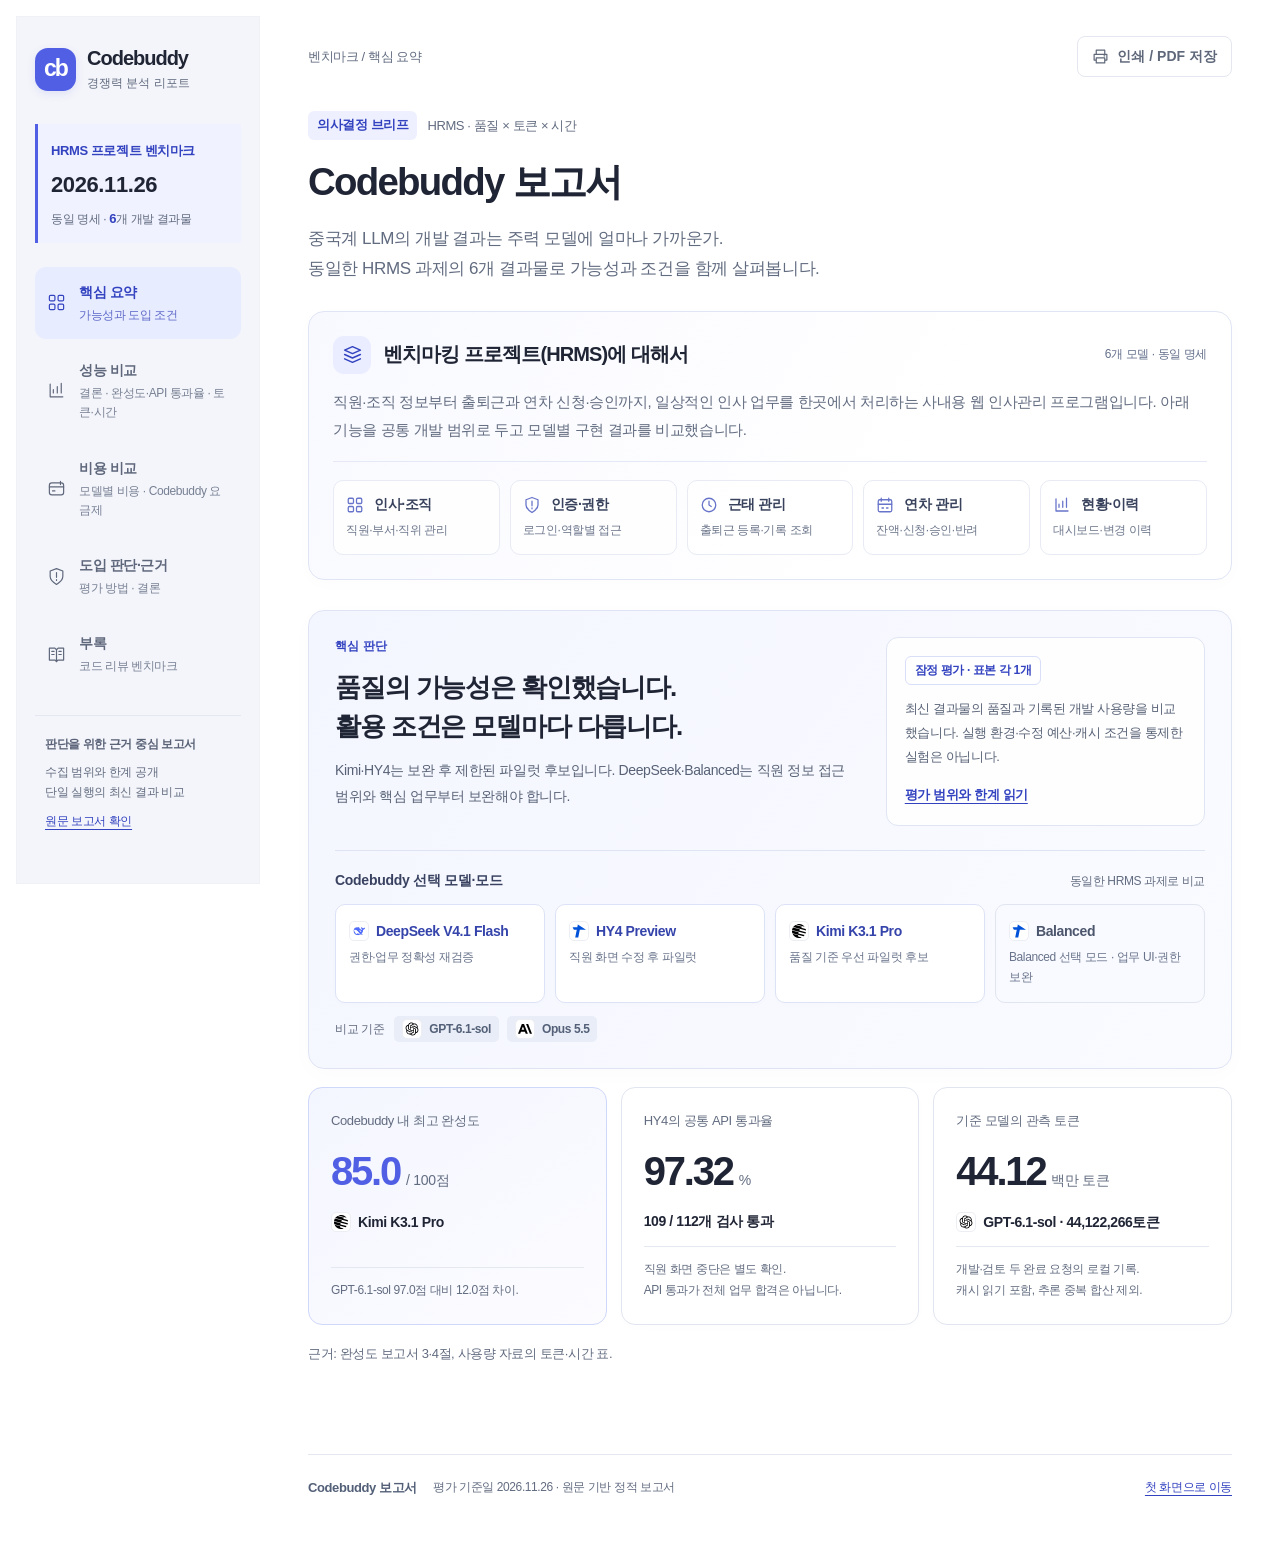
<file: index.html>
<!doctype html>
<html lang="ko">
<head>
  <meta charset="utf-8">
  <meta name="viewport" content="width=device-width,initial-scale=1">
  <meta name="theme-color" content="#505fe4">
  <meta name="description" content="동일 HRMS 과제의 일곱 결과물로 살펴본 Codebuddy의 품질, 사용 토큰과 소요 시간. 근거와 도입 조건을 함께 제시합니다.">
  <title>Codebuddy 보고서</title>
  <link rel="icon" href="assets/favicon.svg" type="image/svg+xml">
  <link rel="stylesheet" href="styles.css?v=1.19.7">
  <script src="data.js?v=1.19.7" defer></script>
  <script src="pricing.js" defer></script>
  <script src="costs.js" defer></script>
  <script src="app.js?v=1.19.7" defer></script>
</head>
<body>
  <a class="skip-link" href="#main">본문으로 이동</a>
  <svg class="icon-sprite" aria-hidden="true"><defs>
    <symbol id="i-grid" viewBox="0 0 24 24"><rect x="3" y="3" width="7" height="7" rx="1.5"/><rect x="14" y="3" width="7" height="7" rx="1.5"/><rect x="3" y="14" width="7" height="7" rx="1.5"/><rect x="14" y="14" width="7" height="7" rx="1.5"/></symbol>
    <symbol id="i-chart" viewBox="0 0 24 24"><path d="M4 4v16h16M8 15v-4m5 4V7m5 8V3"/></symbol>
    <symbol id="i-layers" viewBox="0 0 24 24"><path d="m3 7 9-4 9 4-9 4-9-4Zm0 5 9 4 9-4M3 17l9 4 9-4"/></symbol>
    <symbol id="i-shield" viewBox="0 0 24 24"><path d="m12 2 8 3v7c0 5-8 10-8 10S4 17 4 12V5l8-3Zm0 5v6m0 3v1"/></symbol>
    <symbol id="i-book" viewBox="0 0 24 24"><path d="M3 4h7l2 2 2-2h7v15h-7l-2 2-2-2H3V4Zm9 2v15M6 8h3m6 0h3M6 12h3m6 0h3"/></symbol>
    <symbol id="i-check" viewBox="0 0 24 24"><path d="m4 12 5 5L20 6"/></symbol>
    <symbol id="i-clock" viewBox="0 0 24 24"><circle cx="12" cy="12" r="9"/><path d="M12 7v5l3 2"/></symbol>
    <symbol id="i-calendar" viewBox="0 0 24 24"><rect x="3" y="5" width="18" height="16" rx="2"/><path d="M7 3v4m10-4v4M3 11h18m-13 5h2m4 0h2"/></symbol>
    <symbol id="i-cost" viewBox="0 0 24 24"><rect x="3" y="5" width="18" height="15" rx="3"/><path d="M3 10h18M7 15h3m7-12v4"/></symbol>
    <symbol id="i-print" viewBox="0 0 24 24"><path d="M6 8V3h12v5M6 17H3V9h18v8h-3M6 14h12v7H6v-7Zm11-3h1"/></symbol>
  </defs></svg>

  <aside class="sidebar" aria-label="보고서 탐색">
    <div class="brand-row"><a class="brand" href="#overview" aria-label="Codebuddy 보고서 첫 화면"><span class="brand-mark" aria-hidden="true">cb</span><span><strong>Codebuddy</strong><small>경쟁력 분석 리포트</small></span></a><button class="menu-toggle" id="menu-toggle" aria-expanded="false" aria-controls="main-nav">목차</button></div>
    <div class="edition"><span>HRMS 프로젝트 벤치마크</span><strong data-report-date>2026.11.26</strong><small>동일 명세 · <span data-model-count>6</span>개 개발 결과물</small></div>
    <nav id="main-nav" aria-label="보고서 큰 메뉴">
      <a href="#overview" data-report-group="overview" class="active" aria-current="page"><svg aria-hidden="true" focusable="false"><use href="#i-grid"/></svg><span>핵심 요약<small>가능성과 도입 조건</small></span></a>
      <a href="#comparison" data-report-group="performance"><svg aria-hidden="true" focusable="false"><use href="#i-chart"/></svg><span>성능 비교<small>결론 · 완성도·API 통과율 · 토큰·시간</small></span></a>
      <a href="#costs" data-report-group="cost"><svg aria-hidden="true" focusable="false"><use href="#i-cost"/></svg><span>비용 비교<small>모델별 비용 · Codebuddy 요금제</small></span></a>
      <a href="#method" data-report-group="adoption"><svg aria-hidden="true" focusable="false"><use href="#i-shield"/></svg><span>도입 판단·근거<small>평가 방법 · 결론</small></span></a>
      <a href="#appendix" data-report-group="appendix"><svg aria-hidden="true" focusable="false"><use href="#i-book"/></svg><span>부록<small>코드 리뷰 벤치마크</small></span></a>
    </nav>
    <div class="sidebar-footer"><strong>판단을 위한 근거 중심 보고서</strong><p>수집 범위와 한계 공개<br>단일 실행의 최신 결과 비교</p><a href="#sources">원문 보고서 확인</a></div>
  </aside>

  <main id="main" tabindex="-1">
    <div class="topline"><span id="view-breadcrumb">벤치마크 / 핵심 요약</span><button class="button button-quiet" id="print-button"><svg aria-hidden="true" focusable="false"><use href="#i-print"/></svg>인쇄 / PDF 저장</button></div>
    <nav id="section-nav" class="section-nav" aria-label="상세 메뉴" hidden></nav>
    <section id="overview" class="section overview" aria-labelledby="report-title">
      <div class="eyebrow"><span class="badge badge-blue">의사결정 브리프</span><span>HRMS · 품질 × 토큰 × 시간</span></div>
      <h1 id="report-title">Codebuddy 보고서</h1>
      <p class="lead">중국계 LLM의 개발 결과는 주력 모델에 얼마나 가까운가.<br class="desktop-break"> 동일한 HRMS 과제의 <span data-model-count>6</span>개 결과물로 가능성과 조건을 함께 살펴봅니다.</p>
      <section class="project-intro" aria-labelledby="project-intro-title">
        <div class="project-intro-heading"><span class="project-intro-mark" aria-hidden="true"><svg><use href="#i-layers"/></svg></span><h2 id="project-intro-title">벤치마킹 프로젝트(HRMS)에 대해서</h2><span class="project-intro-meta"><span data-model-count>6</span>개 모델 · 동일 명세</span></div>
        <p>직원·조직 정보부터 출퇴근과 연차 신청·승인까지, 일상적인 인사 업무를 한곳에서 처리하는 사내용 웹 인사관리 프로그램입니다. 아래 기능을 공통 개발 범위로 두고 모델별 구현 결과를 비교했습니다.</p>
        <ul class="project-features" aria-label="공통 개발 기능">
          <li><svg aria-hidden="true"><use href="#i-grid"/></svg><strong>인사·조직</strong><span>직원·부서·직위 관리</span></li>
          <li><svg aria-hidden="true"><use href="#i-shield"/></svg><strong>인증·권한</strong><span>로그인·역할별 접근</span></li>
          <li><svg aria-hidden="true"><use href="#i-clock"/></svg><strong>근태 관리</strong><span>출퇴근 등록·기록 조회</span></li>
          <li><svg aria-hidden="true"><use href="#i-calendar"/></svg><strong>연차 관리</strong><span>잔액·신청·승인·반려</span></li>
          <li><svg aria-hidden="true"><use href="#i-chart"/></svg><strong>현황·이력</strong><span>대시보드·변경 이력</span></li>
        </ul>
      </section>
      <div class="summary-panel summary-showcase">
        <div class="summary-copy"><span class="overline">핵심 판단</span><h2>품질의 가능성은 확인했습니다.<br>활용 조건은 모델마다 다릅니다.</h2><p>Kimi·HY4는 보완 후 제한된 파일럿 후보입니다. DeepSeek·Balanced는 직원 정보 접근 범위와 핵심 업무부터 보완해야 합니다.</p></div>
        <aside class="summary-aside" aria-label="평가 조건"><span class="badge badge-outline">잠정 평가 · 표본 각 1개</span><p>최신 결과물의 품질과 기록된 개발 사용량을 비교했습니다. 실행 환경·수정 예산·캐시 조건을 통제한 실험은 아닙니다.</p><a class="text-link" href="#method">평가 범위와 한계 읽기</a></aside>
        <section class="benchmark-models" aria-labelledby="benchmark-models-title">
          <div class="benchmark-models-heading"><h3 id="benchmark-models-title">Codebuddy 선택 모델·모드</h3><span>동일한 HRMS 과제로 비교</span></div>
          <ul id="benchmark-model-list" class="benchmark-model-list"></ul>
          <div id="benchmark-reference" class="benchmark-reference"></div>
        </section>
      </div>
      <div id="overview-metrics" class="kpi-grid overview-metrics"></div>
      <p class="source-note">근거: 완성도 보고서 3·4절, 사용량 자료의 토큰·시간 표.</p>
    </section>

    <section id="quality" hidden class="section" aria-labelledby="quality-title">
      <div class="section-heading"><div><span class="overline">완성도·API 통과율</span><h2 id="quality-title">점수와 검증을 나란히 봅니다</h2><p>같은 배점으로 평가한 현재 결과물입니다. Codebuddy 모델 사이에서도 차이가 큽니다.</p></div><span class="section-tag">완성도 보고서 2–8절</span></div>
      <figure class="chart-panel quality-panel"><figcaption><strong id="quality-chart-title">완성도 점수·API 통과율</strong><span id="quality-chart-unit">프로젝트 순 고정 · Balanced 마지막</span></figcaption>
        <div class="chart-legend"><span><i class="swatch quality-score"></i>완성도 점수</span><span><i class="swatch quality-api"></i>API 통과율</span></div>
        <div id="score-chart" class="token-chart quality-chart" role="region" aria-label="모델별 완성도 점수와 API 통과율을 함께 비교하는 막대 그래프"></div>
        <p id="quality-chart-note" class="chart-note">점수는 100점 만점, API 통과율은 실행한 공통 검사의 통과 비율입니다.</p>
        <details><summary>점수와 API 통과율을 읽는 기준</summary><div class="details-body"><p>완성도 점수는 품질·정확성·보안·인프라·UI·코드·검증을 함께 검토한 평가입니다. API 통과율은 조회·입력 경계·권한 등 공통 HTTP 검사 중 실행한 항목의 결과입니다. 공통 검사112개 중 Balanced는111개 실행·1개 미실행이며, 나머지는112개를 실행했습니다. 미실행은 실패로 계산하지 않습니다. 두 지표는 같은 0–100 눈금을 사용하지만 서로 다른 의미이며 합산하지 않습니다. 순위는 완성도 점수가 높은 순서입니다.</p><p>API 성공만으로 HY4의 직원 화면 중단 같은 문제를 모두 확인할 수 없습니다. 두 지표 모두 A01~A40 전체 인수 합격을 뜻하지 않습니다.</p></div></details>
      </figure>
      <div class="table-heading"><h3>완성도 요약 비교</h3><span>좁은 화면에서는 표 안을 가로로 이동할 수 있습니다.</span></div>
      <div class="table-wrap" tabindex="0" role="region" aria-label="완성도 요약 비교표, 가로 스크롤"><table id="quality-table"><caption class="sr-only">100점 만점 점수, API 통과율과 독립 인수 범위</caption></table></div>
      <div class="note note-blue"><strong>숫자를 읽는 기준</strong><p>정적 구현 추정율은 코드에서 확인한 A항목 기반 대리지표입니다. 실제 인수 합격률과 다릅니다. 독립 A 검증 커버리지는 7.5–20.0%이며, 전체 하위 시나리오 실행률을 뜻하지 않습니다. GPT-6.1-sol도 전체 인수 <code>success=null</code>입니다.</p></div>
      <div class="model-explorer"><div class="explorer-header"><div><h3>모델별 점수와 해석</h3><p>점수의 7개 구성 영역을 확인하세요.</p></div><label>상세 모델<select id="model-select"></select></label></div><div id="model-detail" aria-live="polite"></div></div>
      <details><summary>전체 영역별 점수표와 40개 인수 기준 펼치기</summary><div class="details-body"><div id="area-table" class="table-wrap" tabindex="0" role="region" aria-label="영역별 점수표"></div><p class="chart-note">A항목 표의 C=정적 충족 추정, P=부분, M=누락, D=위반, —=독립 NOT_RUN. C를 실행 PASS로 바꾸지 않았습니다.</p><div id="acceptance-table" class="table-wrap acceptance-wrap" tabindex="0" role="region" aria-label="A01에서 A40 구현과 독립 인수 판정표"></div></div></details>
    </section>

    <section id="usage" hidden class="section" aria-labelledby="usage-title">
      <div class="section-heading"><div><span class="overline">토큰·소요 시간</span><h2 id="usage-title">사용량은 수집 범위가 먼저입니다</h2><p>반복 전송된 캐시 문맥도 토큰에 포함됩니다. 관측 토큰은 요청 범위·캐시·보조 agent 포함 관계와 함께 해석해야 합니다.</p></div><span class="section-tag">사용량 보고서 1–3절</span></div>
      <figure class="chart-panel compact-chart"><figcaption><strong>개발·검토 토큰 구성 비교</strong><span>번호: 표시 합계가 적은 순 / 미수집 제외 · Balanced 마지막</span></figcaption><div class="chart-legend token-legend"><span><i class="swatch regular"></i>일반 입력</span><span><i class="swatch cache"></i>캐시 읽기</span><span><i class="swatch write"></i>캐시 쓰기</span><span><i class="swatch output"></i>출력</span></div><div id="token-chart" class="token-chart compact-totals" role="region" aria-label="모델별 개발과 검토 토큰을 함께 비교하는 막대 그래프"></div><p class="chart-note">합계는 개발+검토 막대의 합이며, 1M은 100만 토큰입니다.</p>
      <details class="token-explanation"><summary>관측값·관측 소계와 순위 기준</summary><div class="details-body">
        <p><strong>관측값</strong>은 정해진 수집 범위의 기록에서 확인한 토큰 수입니다. GPT-6.1-sol과 Opus 5.5는 개발·검토 요청 기록을 합산했습니다. DeepSeek는 모델·시간창 기준 집계이므로 해당 프로젝트 요청만 포함하는지는 추가 확인이 필요합니다.</p>
        <p><strong>관측 소계</strong>는 확인한 기록을 더했지만 누락이나 포함 범위의 불확실성이 남아 있는 값입니다. HY4는 실패·취소 7건의 usage가 미수집이고, Kimi는 보조 agent의 포함·중복 관계가 불명확합니다. Balanced는 개발자 UI 전사의 기록 소계로, 산술은 확인했지만 원본 화면·전체 호출 포괄은 미대조입니다. 차이는 집계 범위를 얼마나 확인했는지에 있습니다.</p>
        <p><strong>번호</strong>는 화면에 표시한 개발+검토 합계가 적은 순서입니다. 미수집 모델은 제외하며, 수집 범위가 달라 모델 자체의 효율 순위로 해석하지 않습니다.</p>
        <p><strong>합산 기준</strong>에서 추론은 출력의 부분집합이므로 다시 더하지 않습니다. HY4의 단계 미분류 W2 6,425,363토큰은 두 막대의 합계에서 제외하며, W2 포함 관측 합은 모델별 ‘수집 범위와 한계’에 표시합니다.</p>
      </div></details></figure>
      <details><summary>개발·검토·합계의 정확한 토큰 수와 출처 정의</summary><div class="details-body"><p>전체 입력 IT = 일반 입력 I + 캐시 읽기 R + 별도 캐시 쓰기 W. OpenAI/Codebuddy는 캐시 포함 입력을 분해했고, Anthropic의 캐시 제외 input에는 캐시를 한 번 더했습니다. 추론 0은 기록 필드값이며 실제 미사용의 증명은 아닙니다.</p><div id="token-table" class="table-wrap" tabindex="0" role="region" aria-label="토큰 종류별 정확한 상세 비교표"></div></div></details>
      <figure class="chart-panel time-panel compact-chart"><figcaption><strong>개발에서 검토 결과까지 걸린 시간</strong><span>번호: 표시 구간 합이 짧은 순 / 미수집 제외 · Balanced 마지막</span></figcaption>
        <div class="chart-legend"><span><i class="swatch time-dev"></i>개발</span><span><i class="swatch time-review"></i>검토</span></div>
        <div id="time-chart" class="token-chart time-chart compact-totals" role="region" aria-label="모델별 개발과 검토 경과시간을 함께 비교하는 막대 그래프"></div>
        <p class="chart-note">개발·검토는 같은 분 단위 눈금으로 표시합니다. 합계는 두 구간의 합이며 요청 사이 공백은 제외합니다.</p>
        <details><summary>시간과 순위를 읽는 기준</summary><div class="details-body">
          <p><strong>경과시간은 순수 AI 작업시간과 다릅니다.</strong> 모델 생성 외 빌드·도구·자체 검증 등을 포함할 수 있습니다. GPT-6.1-sol의 순수 작업·입력 대기 분리는 미수집입니다. Opus 5.5의 대기 0은 개발자 transcript 재구성 기준이며, 도구 없는 시간을 사람 대기로 간주하지 않았습니다.</p>
          <p><strong>측정 경계가 서로 다릅니다.</strong> HY4는 부분 관측창이며 전체 요청 시작·종료는 미확인입니다. Kimi는 원본 이미지와 대조한 UI 개발92분45초·검토60분3초를 대표값으로 표시하며, 기존 Clock 합과의10분1초 차이는 별도 이력입니다. Balanced는 새 실행의 기록상 개발53분·검토25분15초를 표시합니다. 점선 막대는 부분 관측창 또는 개발자 기록입니다.</p>
          <p><strong>번호는 표시한 개발·검토 구간 합이 짧은 순서입니다.</strong> 측정 범위가 달라 모델 자체의 속도·효율 순위로 해석하지 않습니다. 분 표시는 소수 둘째 자리로 반올림하며, 정확한 시간과 모델별 근거를 함께 제공합니다.</p>
        </div></details>
      </figure>
      <details><summary>개발·검토의 정확한 시간과 측정 근거</summary><div class="details-body"><div id="time-table" class="table-wrap" tabindex="0" role="region" aria-label="개발 검토 경과시간 비교표"></div></div></details>
    </section>

    <section id="comparison" hidden class="section" aria-labelledby="comparison-title">
      <div class="section-heading"><div><span class="overline">결론</span><h2 id="comparison-title">완성도와 토큰·시간을 함께 봅니다</h2><p>관측 범위가 다른 수치를 하나의 효율 순위로 묶지 않습니다.</p></div><span class="section-tag">완성도·사용량 자료</span></div>
      <div class="comparison-bridge"><div><h3>성능 비교 요약</h3></div><div id="value-matrix" class="table-wrap" tabindex="0" role="region" aria-label="성능 비교 요약: 점수와 API 통과율, 토큰 사용량과 소요 시간"></div></div>
      <details><summary>모델별 활용 판단과 수집 범위</summary><div class="details-body"><p>토큰 사용량은 확보한 기록의 합이며, 모델별 포함 범위가 다릅니다. 소요 시간은 기존 구간 합에서 초 단위를 생략했습니다.</p><div id="comparison-notes" class="comparison-notes"></div></div></details>
      <details><summary>비교 가능한 기준 모델의 보조 효율 지표</summary><div class="details-body"><p>효율 비교가 가능한 관측 범위를 확보한 모델에만 적용합니다. 캐시·도구·개발일 차이를 통제한 인과 비교나 전체 모델의 효율 순위가 아닙니다.</p><div id="efficiency-table" class="table-wrap" tabindex="0" role="region" aria-label="기준 모델 보조 효율 지표"></div><p class="formula">점수 / 100만 토큰 = 점수 × 1,000,000 ÷ 관측 토큰<br>점수 / 1시간 = 점수 × 3,600,000 ÷ 두 요청 경과 ms 합</p><p class="chart-note">Codebuddy 모델은 추정·누락·시간창 귀속·agent 범위 차이 때문에 같은 효율 순위에서 제외했습니다. 적은 토큰과 빠른 개발은 서로 다른 지표입니다.</p></div></details>
    </section>

    <section id="costs" hidden class="section cost-page" aria-labelledby="costs-title">
      <div class="section-heading"><div><span class="overline">비용</span><h2 id="costs-title">모델별 비용</h2><p>모델별 크레딧·토큰 기록에 해당 계산 기준을 적용했습니다.</p></div><span class="section-tag">USD · 비교용 환산</span></div>
      <div id="cost-sections" class="cost-sections"></div>
      <details class="cost-evidence"><summary>계산 기준과 사용량 근거</summary><div class="details-body">
        <div class="cost-method-grid"><article><h4>크레딧 기준 모델</h4><p>DeepSeek·HY4·Kimi·Balanced는 ‘보고서_사용량.md’의 HRMS 개발·검토 크레딧에 <strong>$40 ÷ 선택한 지급 크레딧량</strong>을 적용합니다. 기본 1,000에 보너스 1,000, 활동 보너스 최대 1,500을 각각 더하는 비교 가정입니다. 활동 보너스는 30일 조건 충족 기준이며 실제 요금제별 지급 보장을 뜻하지 않습니다. 기록된 사용 크레딧은 그대로 유지하며, 비용 화면의 두 옵션은 요금제 화면과 독립적으로 동작합니다.</p></article><article><h4>토큰 기준 모델</h4><p>GPT·Opus는 사용자가 제공한 <strong>구독요금 ÷ (주당 토큰 지급량 × 4.3주)</strong> 산정 기준과 지정 단가를 사용합니다. Opus는 <strong>$0.214/1M</strong>, GPT는 <strong>$0.3145/1M</strong>이며, 개발·검토 각각의 합계 토큰 ÷ 1M × 단가로 계산합니다. 주당 표시량을 그대로 계산하면 Opus 약 $0.213356, GPT 약 $0.314268이지만, 이 화면의 적용 단가는 요청한 지정값을 유지합니다. 실제 청구액이나 보장된 최저가를 뜻하지 않습니다.</p></article></div>
        <div id="cost-rate-table" class="table-wrap" tabindex="0" role="region" aria-label="모델별 계산 기준과 사용량 근거"></div>
        <div id="cost-detail-table" class="table-wrap" tabindex="0" role="region" aria-label="모델별 크레딧 또는 토큰 비용 계산 상세"></div>
        <ul class="cost-limit-list"><li>크레딧은 현재 토큰 그래프와 같은 개발·검토 범위로 맞췄습니다. HY4 W2 미분류·W4 문서, 별도 UI, 포함·중복 미확인 agent 소비는 합산하지 않습니다.</li><li>기록된 관측 범위의 환산액이며 실제 청구액·프로젝트 전체 비용은 미확인입니다. 토큰 기준 모델은 사용자 지정 단가를 캐시 포함 합계 토큰에 적용합니다. 과거 리뷰 시험의 한도 사용률 배분 단가는 현재 비용 계산에 사용하지 않습니다.</li></ul>
        <a class="button cost-source-link" href="sources/보고서_크레딧.html">HRMS 크레딧 자료 보기</a>
        <a class="button cost-source-link" href="sources/보고서_토큰가격.html">토큰 가격 자료 보기</a>
      </div></details>
    </section>

    <section id="plans" hidden class="section cost-page" aria-labelledby="plans-title">
      <div class="section-heading"><div><span class="overline">Codebuddy 요금제</span><h2 id="plans-title">한 달 비용을 같은 기준으로 비교합니다</h2><p>Personal Pro 1명과 Business Team 1좌석을 비교합니다.</p></div><span class="section-tag">USD · 월 기준</span></div>
      <div class="plan-options" role="group" aria-label="요금제 비교 옵션"><div><strong>비교 옵션</strong><span>기본값: 월 결제 · 프로모션·보너스 제외</span></div><div class="plan-option-buttons"><button id="plan-promotion" class="plan-toggle" type="button" aria-pressed="false" aria-controls="plan-results"><span class="plan-toggle-mark" aria-hidden="true"></span><span class="plan-toggle-label">프로모션</span><span class="plan-toggle-state" aria-hidden="true">미적용</span></button><button id="plan-yearly" class="plan-toggle" type="button" aria-pressed="false" aria-controls="plan-results"><span class="plan-toggle-mark" aria-hidden="true"></span><span class="plan-toggle-label">연간 구독 할인</span><span class="plan-toggle-state" aria-hidden="true">미적용</span></button><button id="plan-bonus" class="plan-toggle" type="button" aria-pressed="false" aria-controls="plan-results"><span class="plan-toggle-mark" aria-hidden="true"></span><span class="plan-toggle-label">보너스 크레딧</span><span class="plan-toggle-state" aria-hidden="true">미적용</span></button></div></div>
      <p class="plan-basis-note">Pro의 할인 제외 <strong>$20/월은 취소선 참고값</strong>이며 정상 청구가는 미확인입니다. 프로모션을 켜면 문서의 Pro 표시가 <strong>$10/월</strong>을 적용합니다. Team은 $40/좌석·월로 동일합니다.</p>
      <div id="plan-results" class="plan-results" aria-live="polite" aria-atomic="true"></div>
      <p class="plan-credit-note">제공량은 <strong>크레딧</strong>입니다. Pro는 30일 활동 조건 충족 기준 최대값, Team은 확인된 월 정기 제공량입니다.</p>
      <details class="plan-evidence"><summary>가격·할인·보너스의 적용 기준</summary><div class="details-body"><ul class="plan-detail-list"><li><strong>기본 비교:</strong> Pro는 문서10절의 할인 제외 참고값 $20/월, Team은 $40/좌석·월입니다. 기본 제공량은 각각 월1,000크레딧이며 세 옵션은 처음에 꺼져 있습니다.</li><li><strong>프로모션:</strong> 월 결제 Pro에 문서의 표시가$10을 적용합니다. Team의 월 요금은$40으로 유지합니다. 연간구독을 함께 켜면 기존 연 결제 표시가인 Pro 월 환산$8·연$96을 사용하며 가격 할인을 중복 적용하지 않습니다.</li><li><strong>연간구독:</strong> 문서2절의 연 결제 표시가를 사용합니다. Pro는 연$96(월 환산$8), Team은 연$480/좌석(월 환산$40)입니다. Pro의20% 할인은 표시 월 가격$10 대비이며 취소선 참고값$20 대비 할인율이 아닙니다. Team의 연 할인율은0%입니다.</li><li><strong>보너스:</strong> 옵션을 켜면 Pro·Team 모두 월1,000크레딧을 한 번만 더해 각각 월2,000크레딧을 표시합니다. Team은 기간 한정 프로모션이며, Pro는 문서에 한정 표시가 없지만 지속 여부는 미확인입니다. 연 결제라도 월 단위 지급량을 표시합니다.</li><li><strong>일일 활동:</strong> Pro는 보상 대상 활동일당50크레딧이 별도로 표시되어 있습니다. Pro는 기본 + 30일 활동보상 + 선택 보너스 순서로 최대 합계를 표시합니다. 30일 모두 보상 조건을 충족하면50×30=1,500크레딧이 추가되어 보너스 제외2,500·포함3,500크레딧이며 실제 잔액·보장 지급량은 아닙니다. Team의 일일 보상은 미표기입니다.</li></ul></div></details>
      <details class="plan-evidence"><summary>주요 기능과 확인이 필요한 조건</summary><div class="details-body"><div class="plan-feature-grid"><article><h3>Personal Pro</h3><p>전체 모델 접근, 무제한 코드 자동 완성, 자동화 작업15개, 전문가·스킬·커넥터, 여러 파일 이해와 주석 기반 코드 생성이 명시되어 있습니다.</p></article><article><h3>Business Team</h3><p>SSO, 조직·구독·구성원 사용량 관리, 기업용 스킬·전문가·모델 구성, 보안·감사, OpenAPI 접근과 기업용 추가 충전 팩이 명시되어 있습니다.</p></article></div><p class="chart-note">Team의 일반 개발 기능 한도와 최소 좌석 수는 자료에 미표기입니다. 세금·환율·갱신·보너스 유효기간도 미확인입니다. OpenAPI 접근은 OpenAI API 제공과 다른 항목입니다.</p></div></details>
      <div class="plan-source"><span>사용자 제공 문서 · 2026.11.25 작성 · 실시간 요금 미조회</span><a class="button" href="sources/보고서_요금제.html">요금제 자료 보기</a></div>
    </section>

    <section id="method" hidden class="section adoption-page" aria-labelledby="method-title">
      <div class="section-heading"><div><span class="overline">평가 방법·근거</span><h2 id="method-title">같은 과제, 공통 검사, 100점 평가</h2><p><span data-model-count>6</span>개 모델의 최신 개발 결과물을 소스·API·브라우저로 확인했습니다.</p></div></div>
      <div class="adoption-method-grid">
        <article><svg aria-hidden="true"><use href="#i-book"/></svg><h3>같은 개발 과제</h3><p>HRMS 공통 명세로 만든<br>프로젝트 <span data-model-count>6</span>개를 비교</p></article>
        <article><svg aria-hidden="true"><use href="#i-check"/></svg><h3>공통 실행 검사</h3><p>공통 API 112개 기준<br>미실행은 별도 표시</p></article>
        <article><svg aria-hidden="true"><use href="#i-chart"/></svg><h3>100점 만점</h3><p>기능·보안·UI 등<br>7개 영역의 잠정 평가</p></article>
      </div>
      <p class="adoption-caveat">모델별 결과물은 각 1개입니다. 점수와 API 통과율이 전체 인수 합격을 의미하지는 않습니다.</p>
      <details class="adoption-evidence"><summary>평가 범위와 미실행 항목</summary><div class="details-body"><ul class="adoption-detail-list"><li><strong>공통 명세:</strong> HRMS.md 1.9 · R8. 루트와 비교 대상 6개 사본의 SHA-256이 일치합니다.</li><li><strong>평가 시점과 범위:</strong> 기존5개는11월24일 평가를 보존했습니다. Balanced는11월25일 직접 텍스트93개와 실행 환경을 확인했습니다. 공통 HTTP111개 실행·1개 미실행이며 화면은1440px에서 확인했습니다. 전체 역할·변경 흐름은 미검증입니다. 기존 JUnit XML과 개발자 PASS 주장은 독립 실행 결과와 구분했습니다.</li><li><strong>점수 해석:</strong> 소스·설정·화면을 함께 검토한 정성 점수입니다. Opus 5.5와 GPT-6.1-sol의 1점 차이는 유지보수성 판단에 민감합니다. 기반 모델 전체의 성능을 증명하는 통계 실험은 아닙니다.</li><li><strong>미실행:</strong> 유효한 인사·근태·연차 변경, 동시성, 장애 복구, 새 볼륨 기동, 전체 역할 UI. 미검증을 PASS로 처리하지 않았습니다.</li></ul></div></details>
      <details class="adoption-evidence"><summary>배점과 계산식</summary><div class="details-body"><div id="weight-grid" class="weight-grid"></div><p class="formula">API 통과율 = PASS ÷ 실행 수(미실행 제외) · A 검증 커버리지 = (PASS + FAIL) ÷ 40<br>정적 구현 추정율 = (C + 0.5 × P + 0.5 × D) ÷ 40</p></div></details>
      <details class="adoption-evidence"><summary>토큰·시간의 수집 한계</summary><div class="details-body"><div id="limits-table" class="table-wrap" tabindex="0" role="region" aria-label="기록 불일치와 수집 한계"></div></div></details>
      <div id="sources" class="source-panel adoption-sources"><div><h3>근거 자료</h3><p><span data-report-date>2026.11.26</span> 기준 · 완성도와 토큰·시간 웹 제공 자료</p><div class="source-buttons"><a class="button" href="sources/보고서_완성도.html">완성도 자료</a><a class="button" href="sources/보고서_사용량.html">토큰·시간 자료</a></div></div></div>
    </section>

    <section id="decision" hidden class="section decision adoption-page" aria-labelledby="decision-title">
      <div class="section-heading"><div><span class="overline">결론과 다음 단계</span><h2 id="decision-title">보완 후, 작은 파일럿부터</h2><p>필수 결함을 수정하고 검증을 통과한 업무부터 시험 적용합니다.</p></div></div>
      <div id="adoption-recommend-grid" class="adoption-recommend-grid"></div>
      <div class="adoption-next"><h3>다음 실행 순서</h3><ol><li><strong>필수 결함 보완</strong><span>권한·핵심 화면·업무 규칙 수정</span></li><li><strong>업무 흐름 검증</strong><span>역할별 동작·동시성·복구 확인</span></li><li><strong>제한된 파일럿</strong><span>검증한 업무에서 반복 사용·측정</span></li></ol></div>
      <details class="adoption-evidence"><summary>모델별 적용 조건</summary><div class="details-body"><ul id="adoption-model-conditions" class="adoption-detail-list"></ul></div></details>
      <details class="adoption-evidence"><summary>다음 비교 실험의 공통 조건</summary><div class="details-body"><ul class="adoption-detail-list"><li>동일 입력·호스트·수정 예산과 모델·추론 설정 고정</li><li>캐시·보조 agent·실패 호출을 포함한 요청별 토큰과 경과시간 수집</li><li>격리 DB·고정 Clock·동시성·장애·역할별 전체 UI 인수 시험</li><li>반복 실행과 결함 수정·재검증에 필요한 작업 시간 비교</li></ul><p>현재 자료는 개발 활용 가능성을 보여주는 단일 실행 평가입니다. 주력 모델과의 품질 차이와 업무별 활용 조건은 후속 실험으로 확인해야 합니다.</p></div></details>
    </section>
    <section id="appendix" hidden class="section appendix-page" aria-labelledby="appendix-title">
      <div class="section-heading"><div><span class="overline">부록</span><h2 id="appendix-title">코드 리뷰 모델 벤치마크</h2><p>같은 리뷰 10건을 두 차례 비교한 기록입니다. 비용과 발견 건수, 시간을 함께 확인합니다.</p></div><span class="section-tag">2026.11.20 · 별도 리뷰 시험</span></div>
      <section class="appendix-highlight" aria-labelledby="review-conclusion-title">
        <span class="review-conclusion-label">핵심 결론</span>
        <h3 id="review-conclusion-title" class="review-conclusion-title"><span class="review-plan-core"><strong class="model-identity"><img class="model-icon" src="assets/providers/anthropic-mark.svg" width="24" height="24" alt=""><span>Claude</span></strong><span aria-hidden="true">+</span><strong class="model-identity"><img class="model-icon" src="assets/providers/openai.svg" width="24" height="24" alt=""><span>ChatGPT</span></strong></span><span>교차 리뷰 유지</span></h3>
        <div class="review-plan-row"><span class="review-plan-label">보조 리뷰 유지</span><div class="review-plan-support"><span class="model-identity"><img class="model-icon" src="assets/providers/deepseek.png" width="18" height="18" alt=""><span>DeepSeek Flash</span></span><span class="model-identity"><img class="model-icon" src="assets/providers/minimax-review.png" width="18" height="18" alt=""><span>MiniMax Flash</span></span><span class="model-identity"><img class="model-icon" src="assets/providers/tencent-mark.svg" width="18" height="18" alt=""><span>HY4 Flash</span> <small>무료</small></span></div></div>
        <p class="review-cost-reference"><span>비용 참고</span>핵심 모델의 리뷰 10건 구독 환산액 <strong>$0.09 ~ $0.24</strong><span>· 추정치</span></p>
      </section>
      <div class="table-heading"><h3>모델별 리뷰 비교</h3><span>OpenAI · Anthropic · Codebuddy 순</span></div>
      <div id="review-benchmark-table" class="table-wrap" tabindex="0" role="region" aria-label="코드 리뷰 모델별 발견 건수·시간·구독 환산액 비교"></div>
      <div class="review-table-guide" aria-label="표 읽는 방법"><span><strong>탐지율 ↑</strong> 높을수록 더 많은 문제를 발견</span><span><strong>환산액 ↓</strong> 낮을수록 비용 부담이 적음</span></div>
      <p class="appendix-table-note">탐지율 막대는 100%, 비용 막대는 최대 환산액을 기준으로 표시합니다. 순위는 탐지율이 높은 순·환산액이 낮은 순이며, 같은 값은 공동 순위입니다. 괄호 안은 평균 발견 건수이며, 발견 건수·시간은 두 회차의 평균입니다. 구독 환산액은 리뷰 10건 1회 기준의 추정치이며, HRMS 개발·검토 비용과는 별도입니다.</p>
      <div class="appendix-takeaways" aria-label="원문 핵심 판단">
        <article><span class="badge badge-blue">교차 리뷰</span><h3>발견 범위와 정밀도를 함께</h3><p>Claude는 더 많이 찾았고, ChatGPT는 정밀도가 높고 빨랐습니다. 두 회사 모델의 교차 검토를 유지했습니다.</p></article>
        <article><span class="badge badge-teal">보조 모델</span><h3>DeepSeek의 추가 발견</h3><p>Claude·ChatGPT가 찾은 131건에 DeepSeek가 13건을 더했습니다. Flash 모델 3개는 보조 리뷰에 유지했습니다.</p></article>
        <article><span class="badge badge-neutral">도입 판단</span><h3>일반 모델은 후보에서 제외</h3><p>비교한 중국 일반 모델 3개는 DeepSeek보다 느리고 비쌌으며, 발견 건수도 적었습니다.</p></article>
      </div>
      <details><summary>발견 품질·토큰 사용량·종량제 참고액</summary><div class="details-body"><p>정밀도는 낸 지적 중 실제 문제로 확인된 비율입니다. HIGH 이상은 확정된 6건 중 각 회차에서 찾은 건수이며, 입력·출력과 OpenRouter 참고액은 리뷰 10건 1회 기준입니다.</p><div id="review-detail-table" class="table-wrap" tabindex="0" role="region" aria-label="코드 리뷰 정밀도와 HIGH 발견·토큰·비용 산정 상세"></div></div></details>
      <details><summary>비용 산정 기준</summary><div class="details-body appendix-method">
        <article><h4>Claude·ChatGPT 구독</h4><p>원문의 팀 Premium 좌석 월 $100 ÷ 4.3주 × 추정 주간 한도 사용률입니다. 예를 들어 Opus는 0.81%를 적용해 리뷰 10건당 약 $0.19로 표시했습니다. GPT-6.2-sol은 사용량 기록에 단가가 없어 OpenRouter 단가로 사용률을 추정했습니다.</p></article>
        <article><h4>Codebuddy Business</h4><p>프로모션을 제외한 $40 ÷ 1,000크레딧으로 환산했습니다. 무료 모델은 무료로 표시했습니다. 크레딧·사용률은 원문에서 반올림된 값이므로, 표의 비용은 원문 환산액을 그대로 유지했습니다.</p></article>
        <article><h4>OpenRouter 참고액</h4><p>시험 당시 할인 전 단가와 토큰 사용량을 적용한 종량제 참고값입니다. Claude는 실행 기록의 비용, DeepSeek·MiniMax는 모델 대표 단가를 사용했습니다. 구독 환산액·실제 청구액과 구분하며, 본문의 요금제 옵션과 연동하지 않습니다.</p></article>
      </div></details>
      <details><summary>시험 방법과 해석의 한계</summary><div class="details-body"><ul class="appendix-limit-list">
        <li>문서·코드 리뷰 10건을 모델 10개로 두 차례 비교했습니다. 5건은 당시 입력, 5건은 커밋 기록으로 재구성했고 일부 보조 모델의 1회차 결과는 기존 실행에서 가져왔습니다.</li>
        <li>동일한 변경 내용·파일을 제공하고 모든 모델의 저장소 조회를 막았습니다. Claude가 모델 이름을 가린 지적을 묶은 뒤 코드를 확인해 151건을 확정했으며, HIGH 이상은 6건입니다.</li>
        <li>실제 저장소를 확인한 리뷰에서 별도의 치명적 문제 1건을 찾았지만, 시험의 모든 모델이 놓쳐 151건 집계에는 포함되지 않았습니다.</li>
        <li>저장소 접근 제한과 Claude의 판정 기준이 결과에 영향을 줄 수 있습니다. 재구성 입력·작은 HIGH 표본의 한계를 고려해야 하며, 구독 한도는 다른 업무와 공유합니다.</li>
      </ul></div></details>
      <p class="source-note">제공 자료: 「AI 코드 리뷰 모델 비교」 · 2026.11.20 작성. 원본 HTML의 데이터와 평가 조건을 재구성했습니다.</p>
    </section>
    <footer class="page-footer"><strong>Codebuddy 보고서</strong><span>평가 기준일 <span data-report-date>2026.11.26</span> · 원문 기반 정적 보고서</span><a href="#overview">첫 화면으로 이동</a></footer>
    <noscript><style>main>.section[hidden]{display:block!important}</style><div class="note note-amber">상세 수치와 차트에는 JavaScript가 필요합니다. 평가 자료를 내려받아 확인할 수 있습니다.</div></noscript>
  </main>
</body>
</html>
</file>
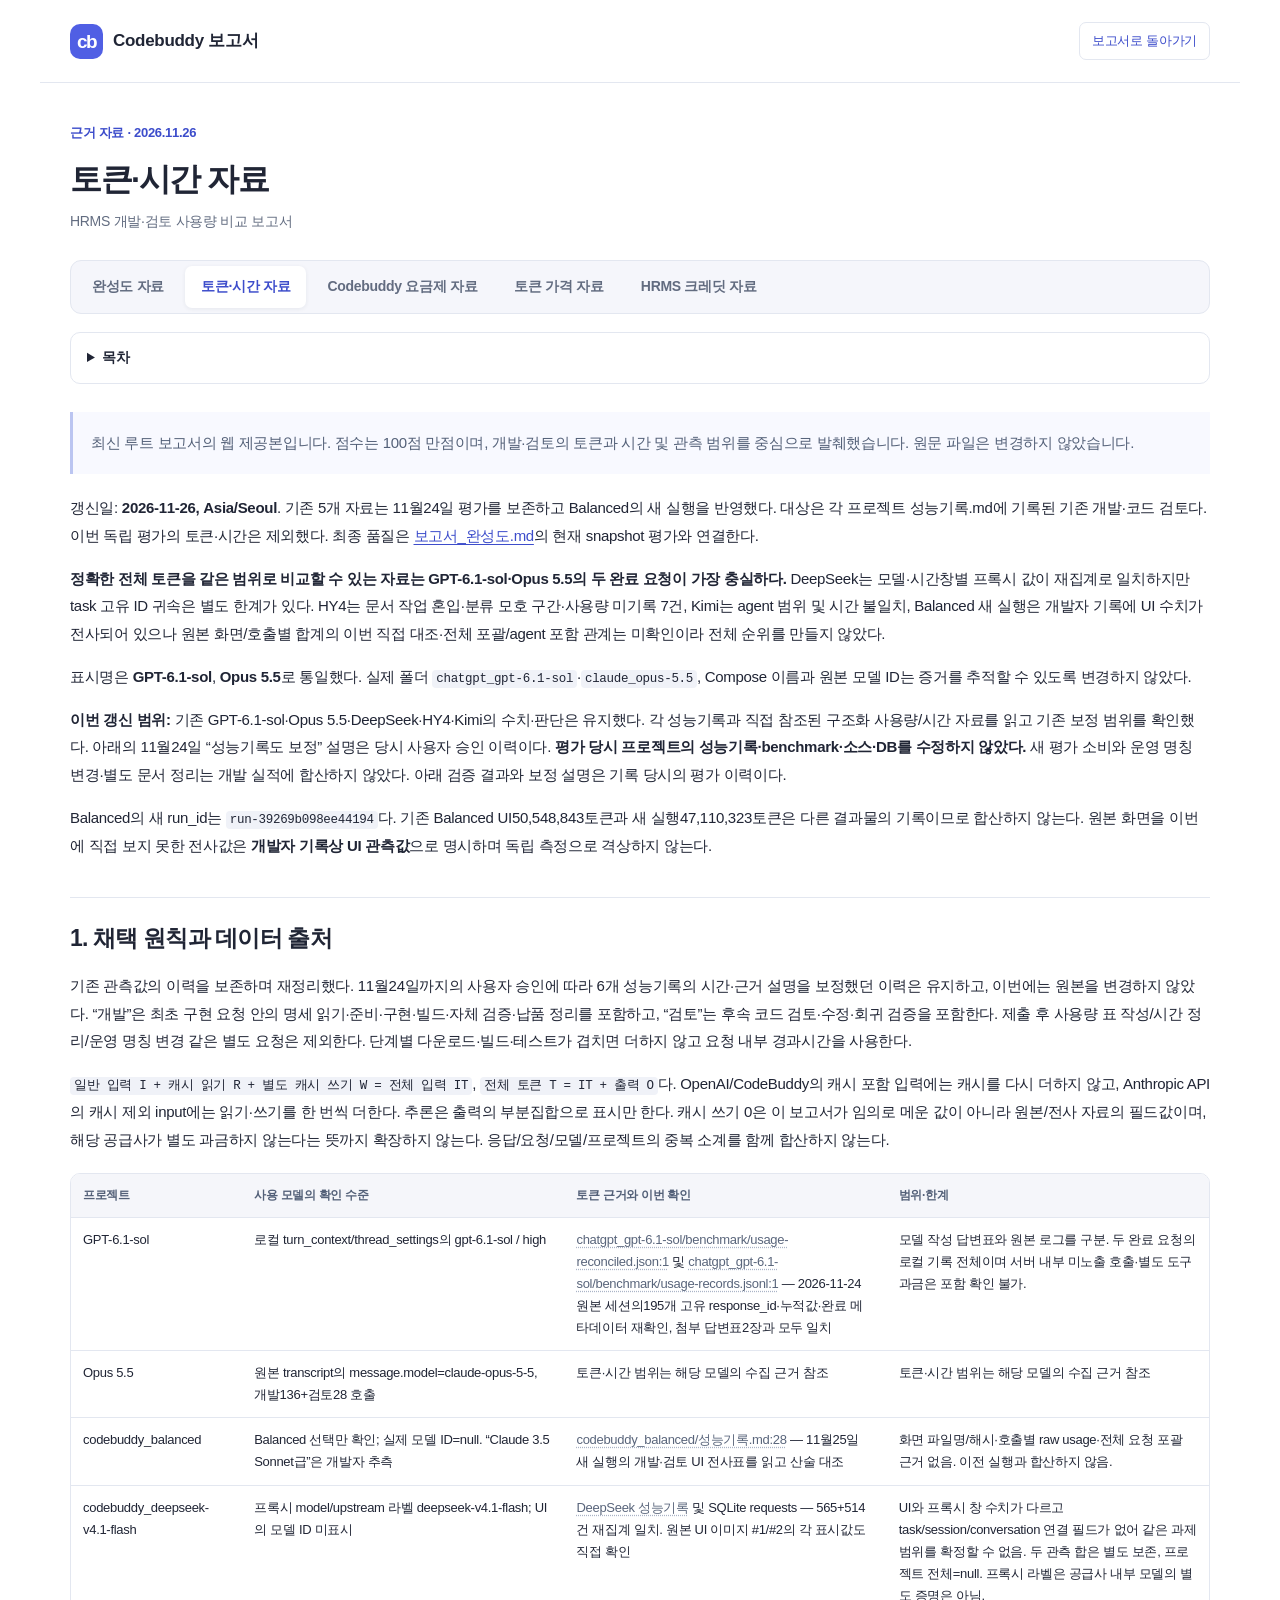
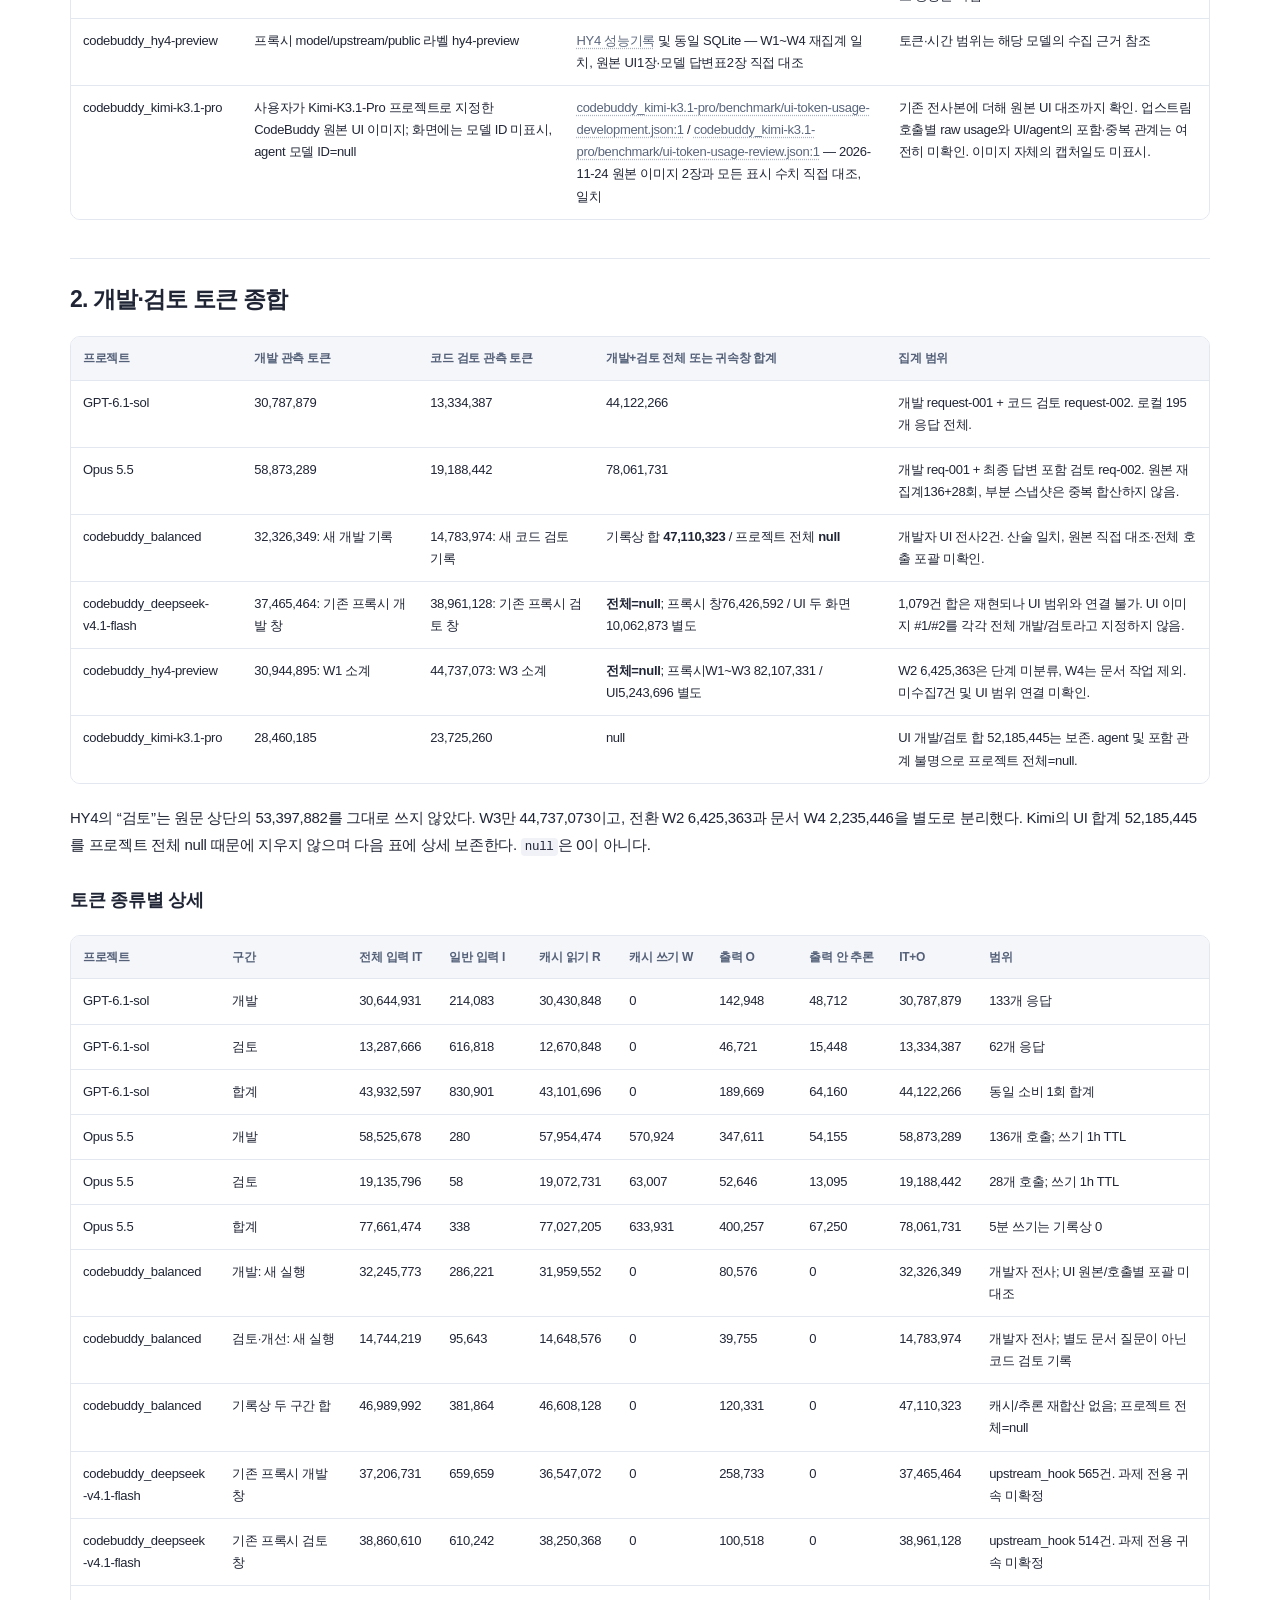
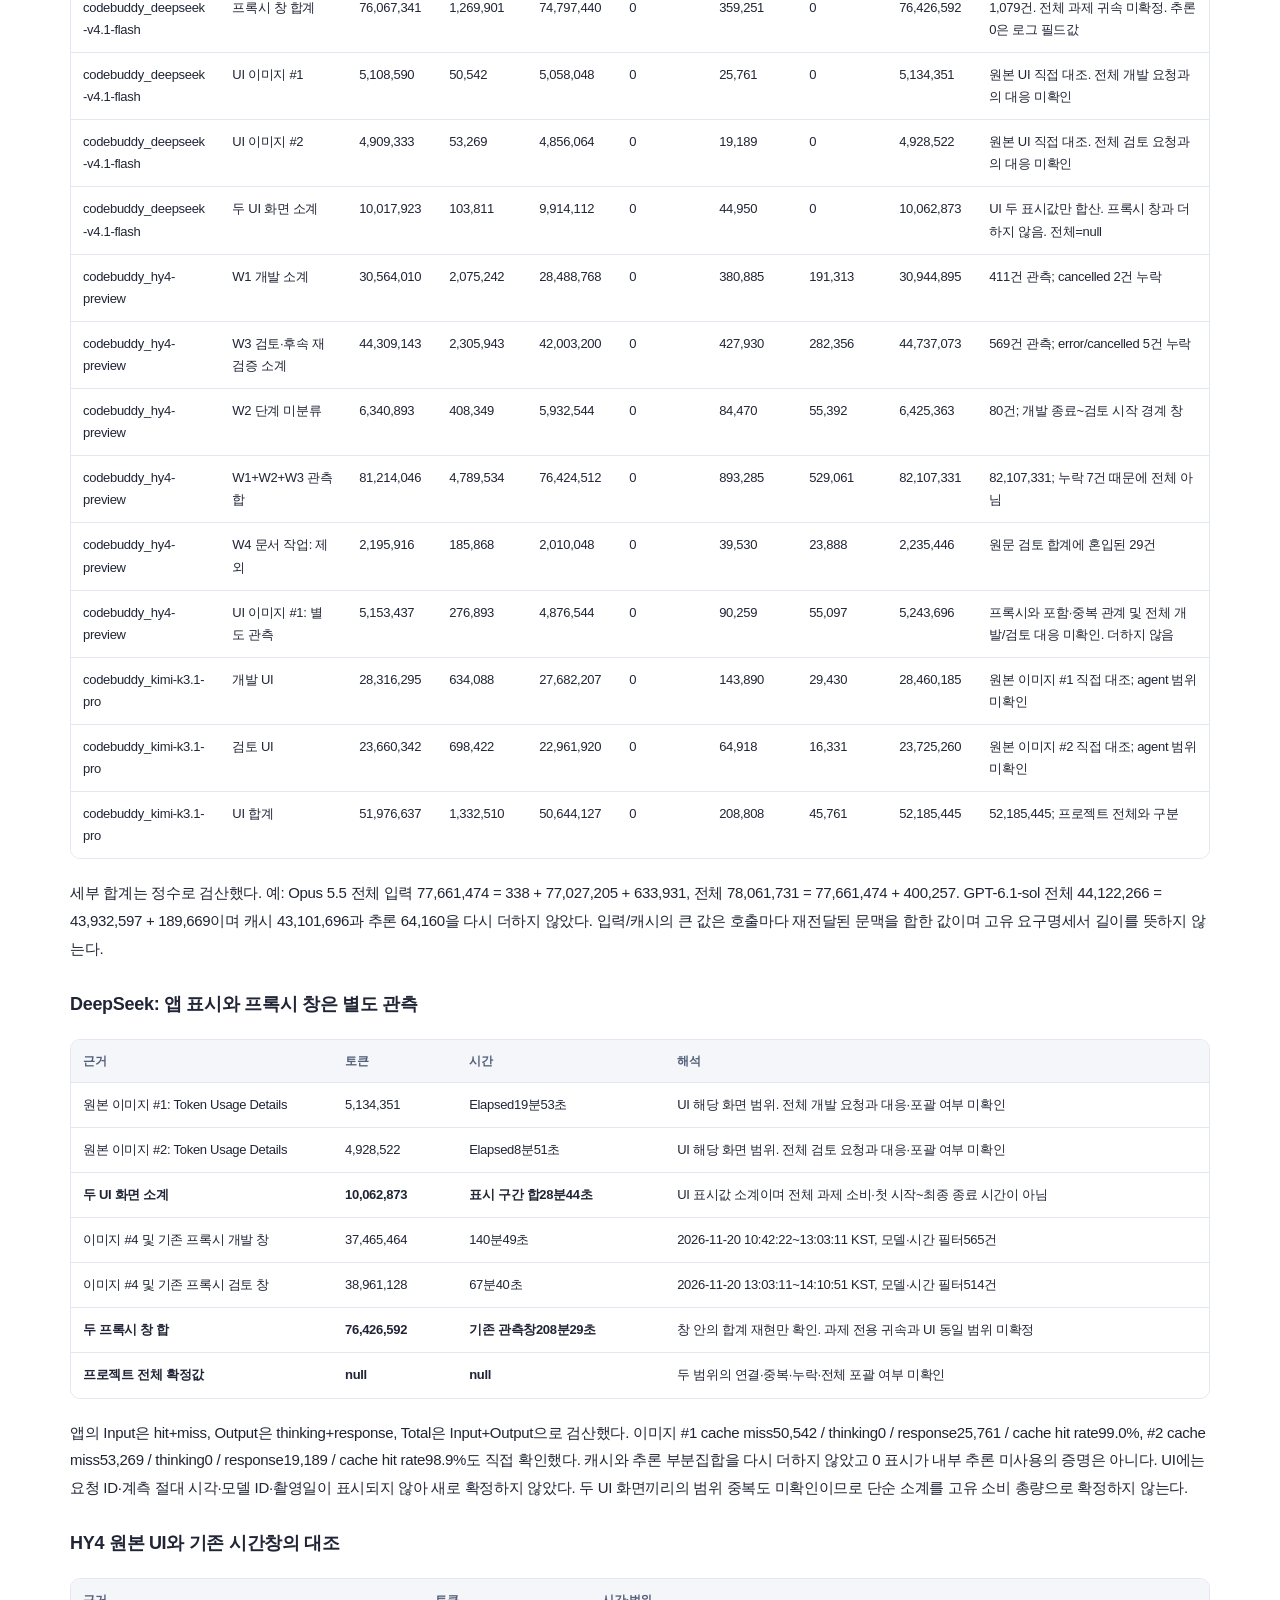
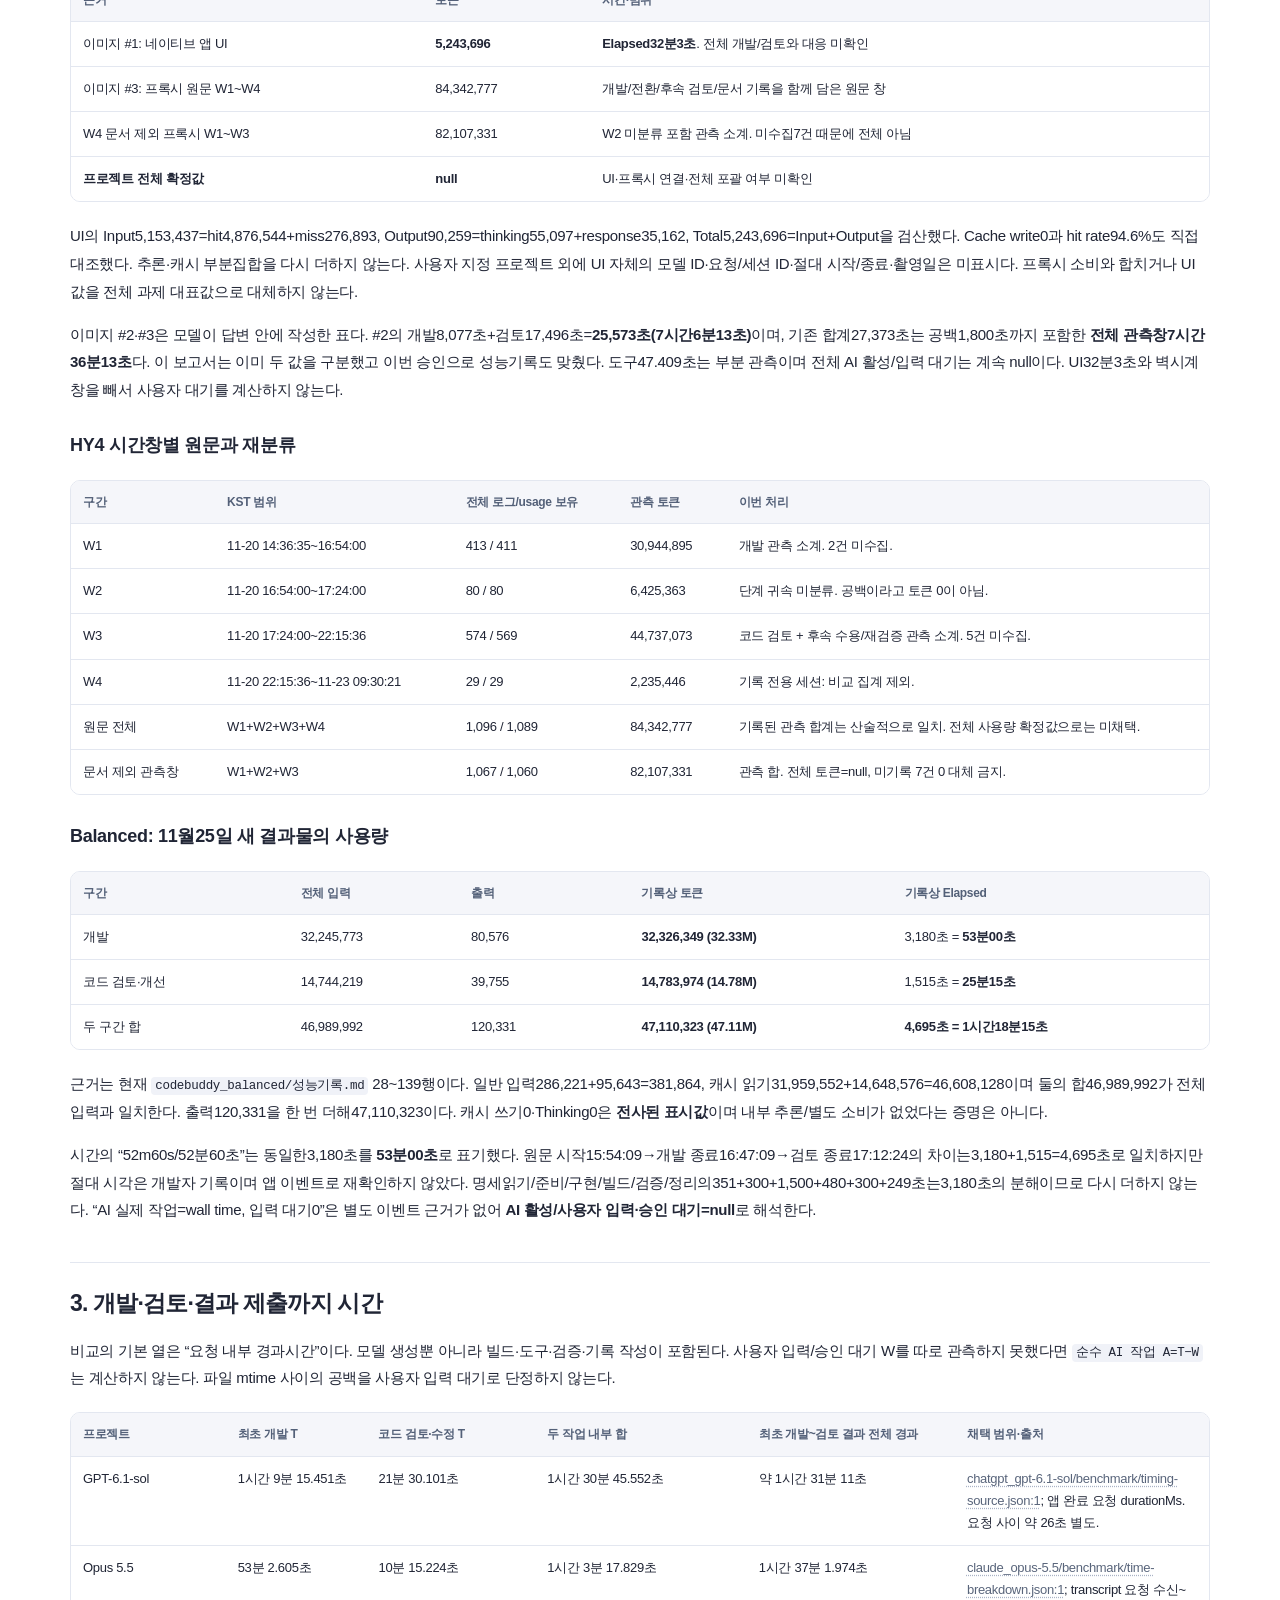
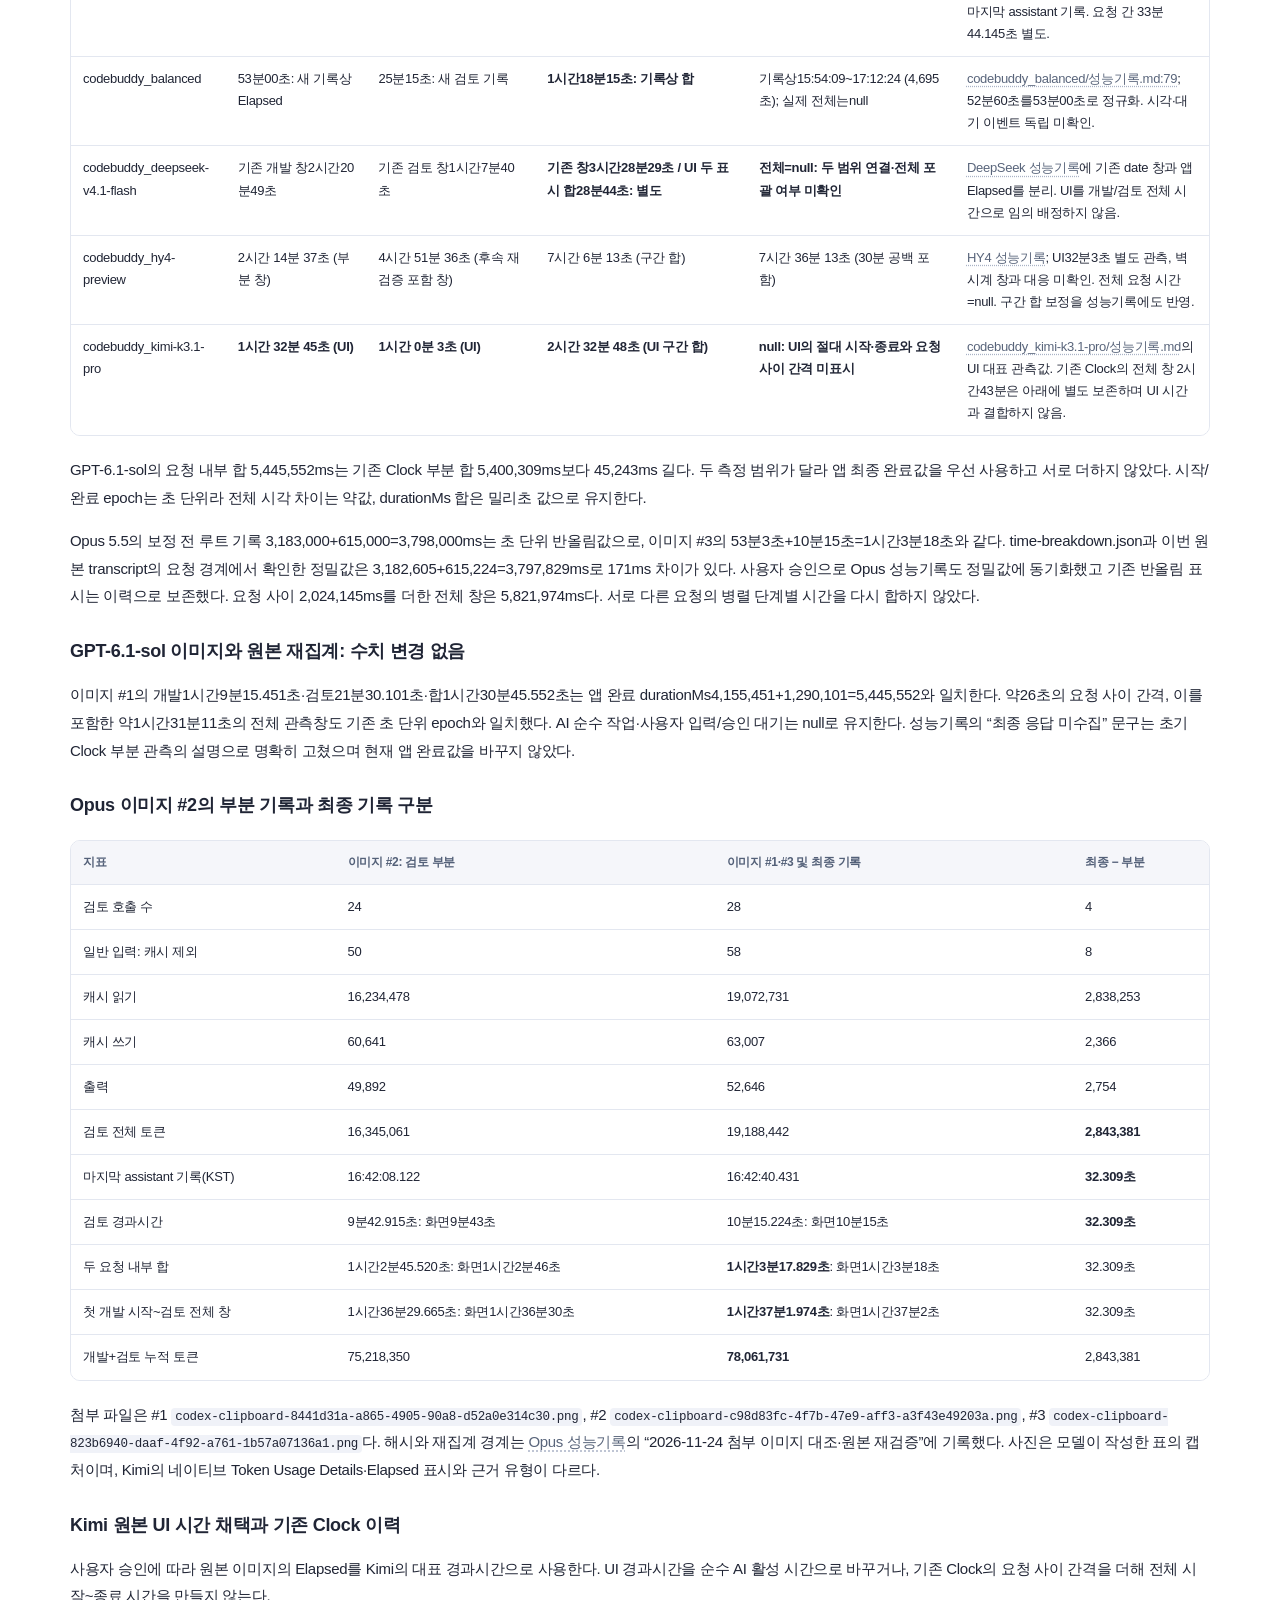
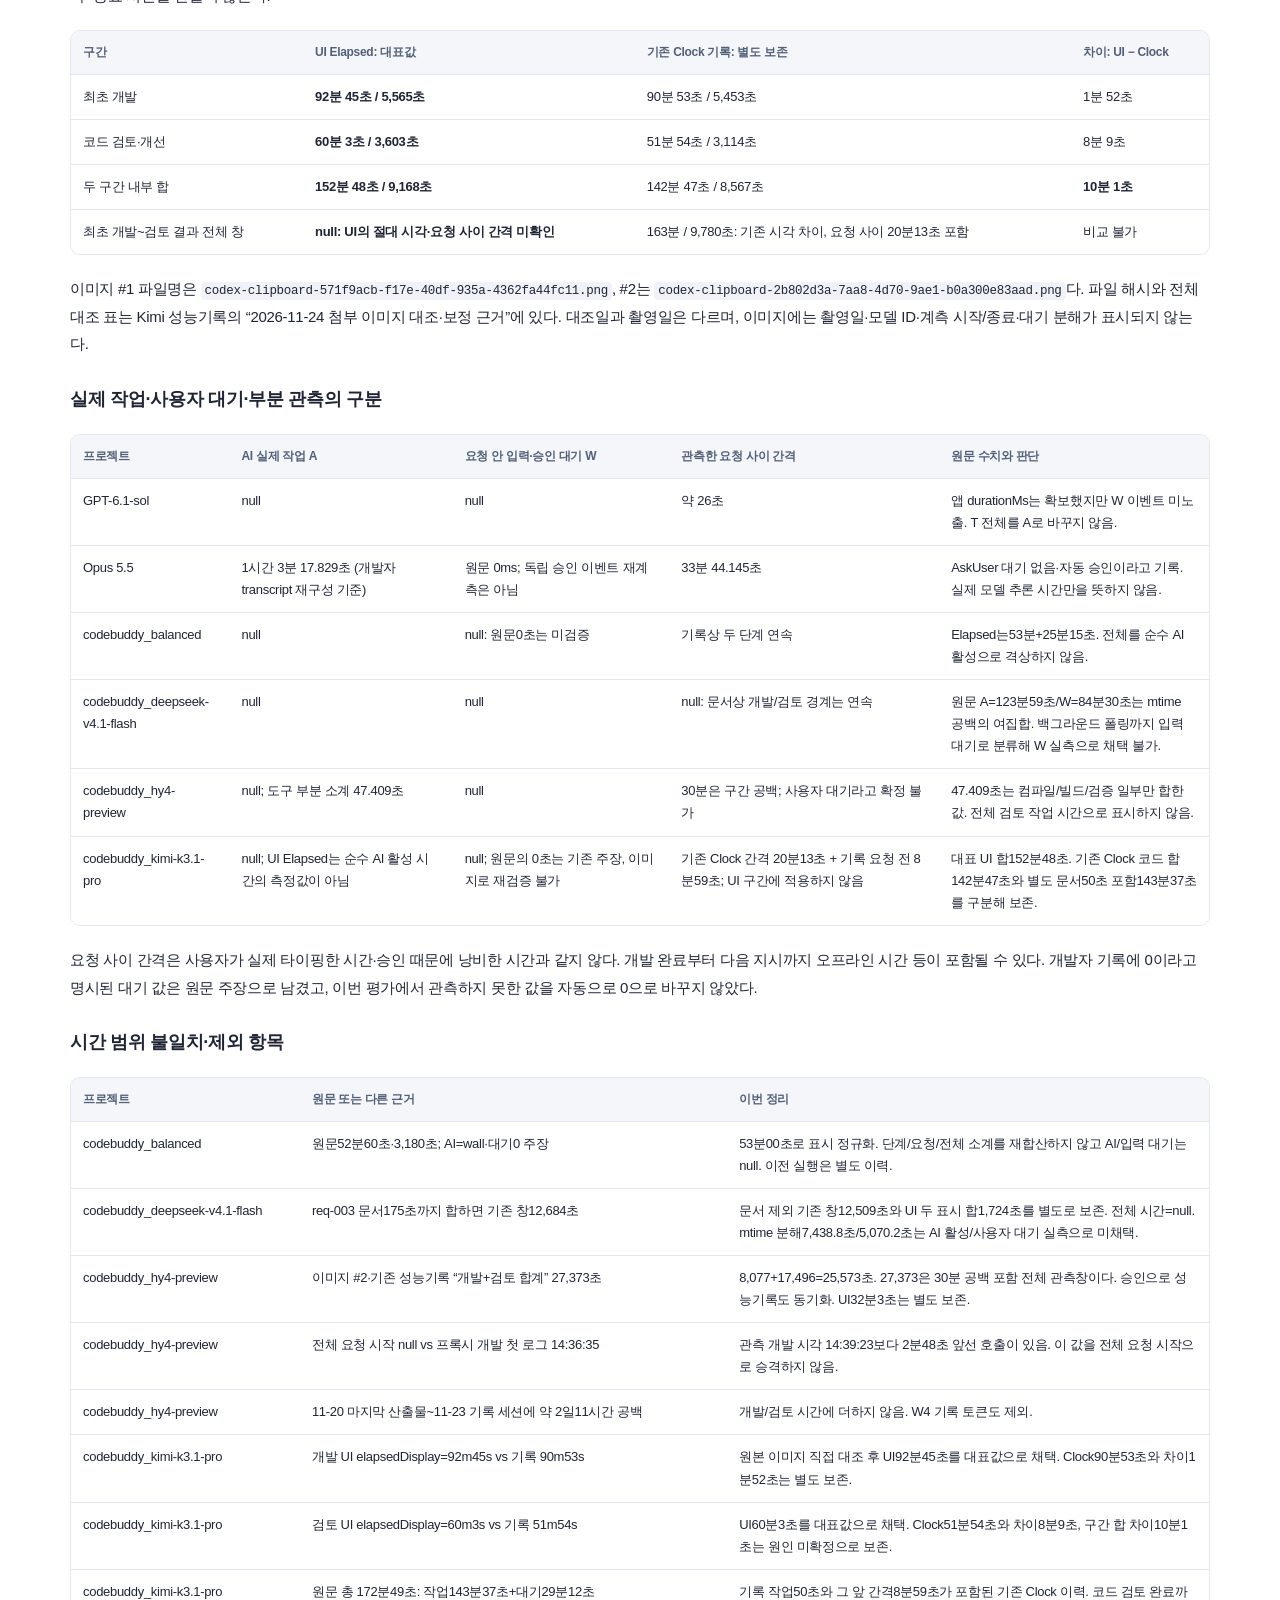
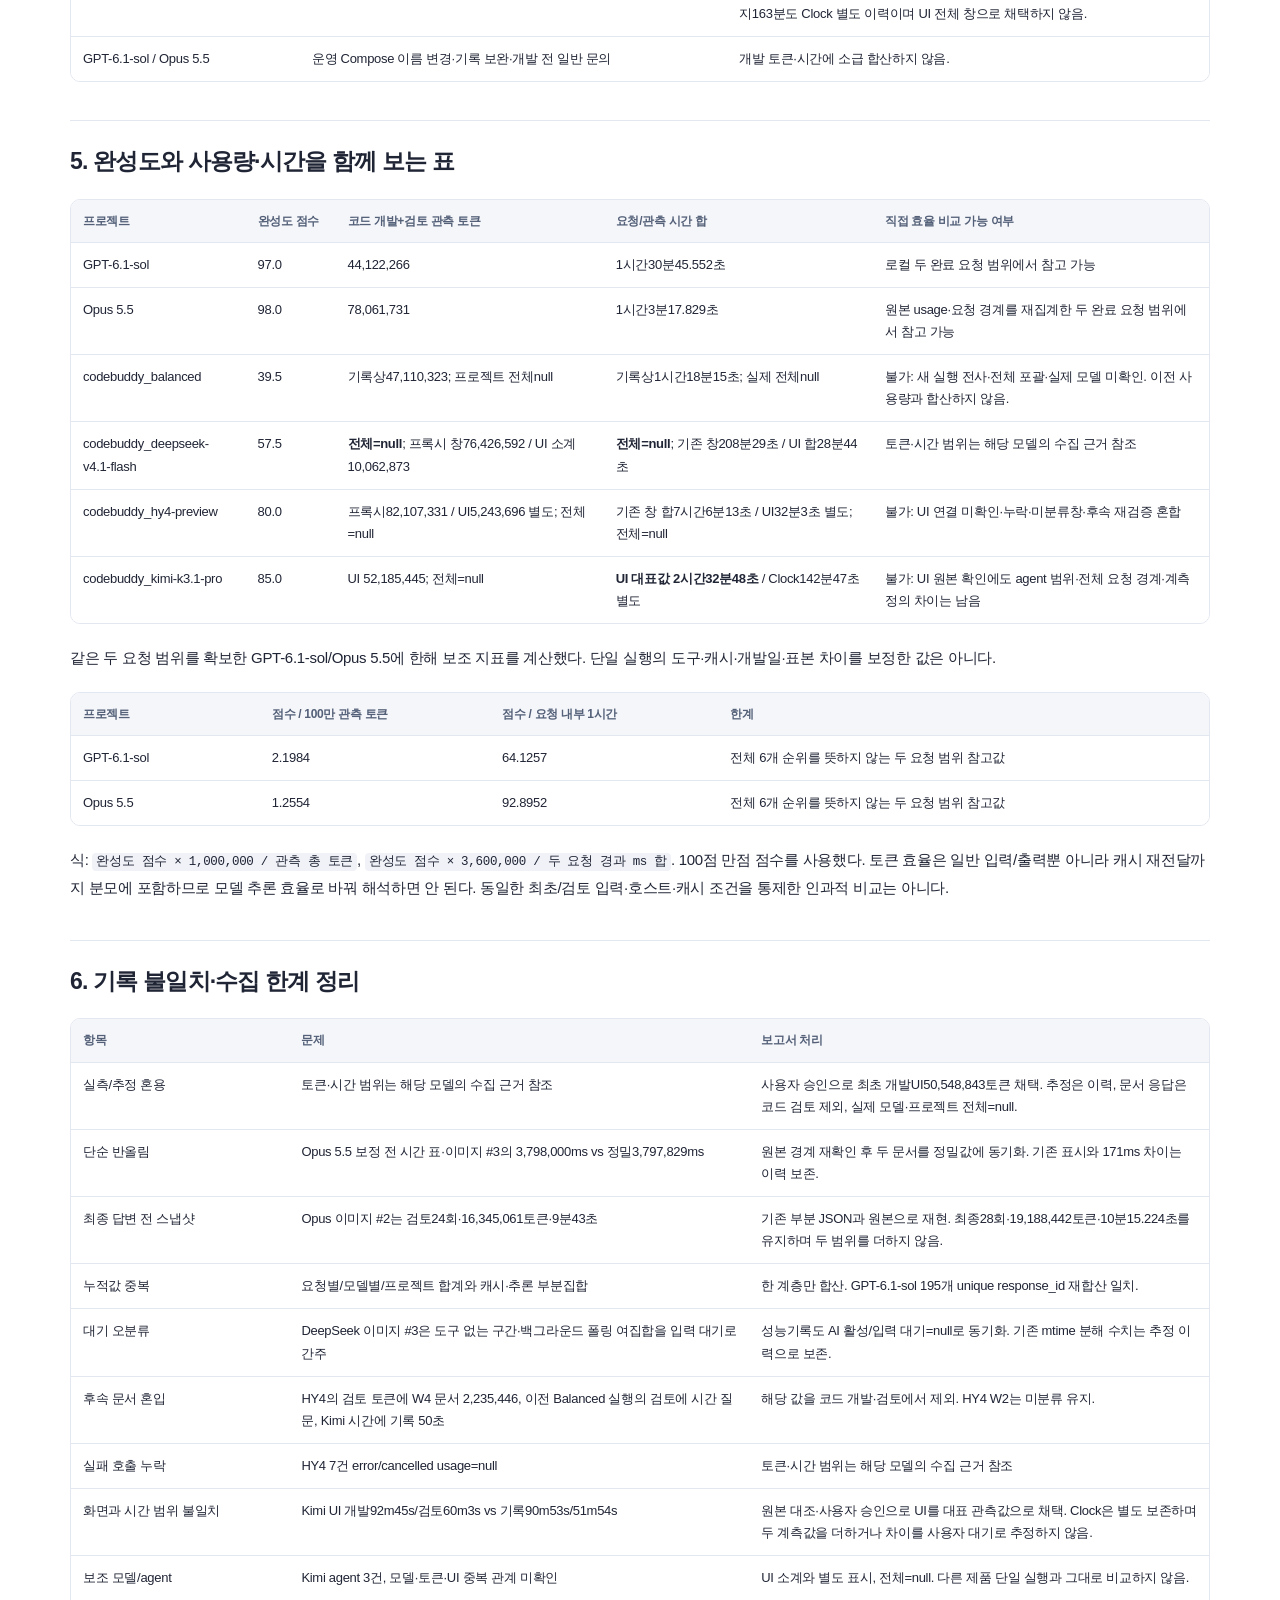
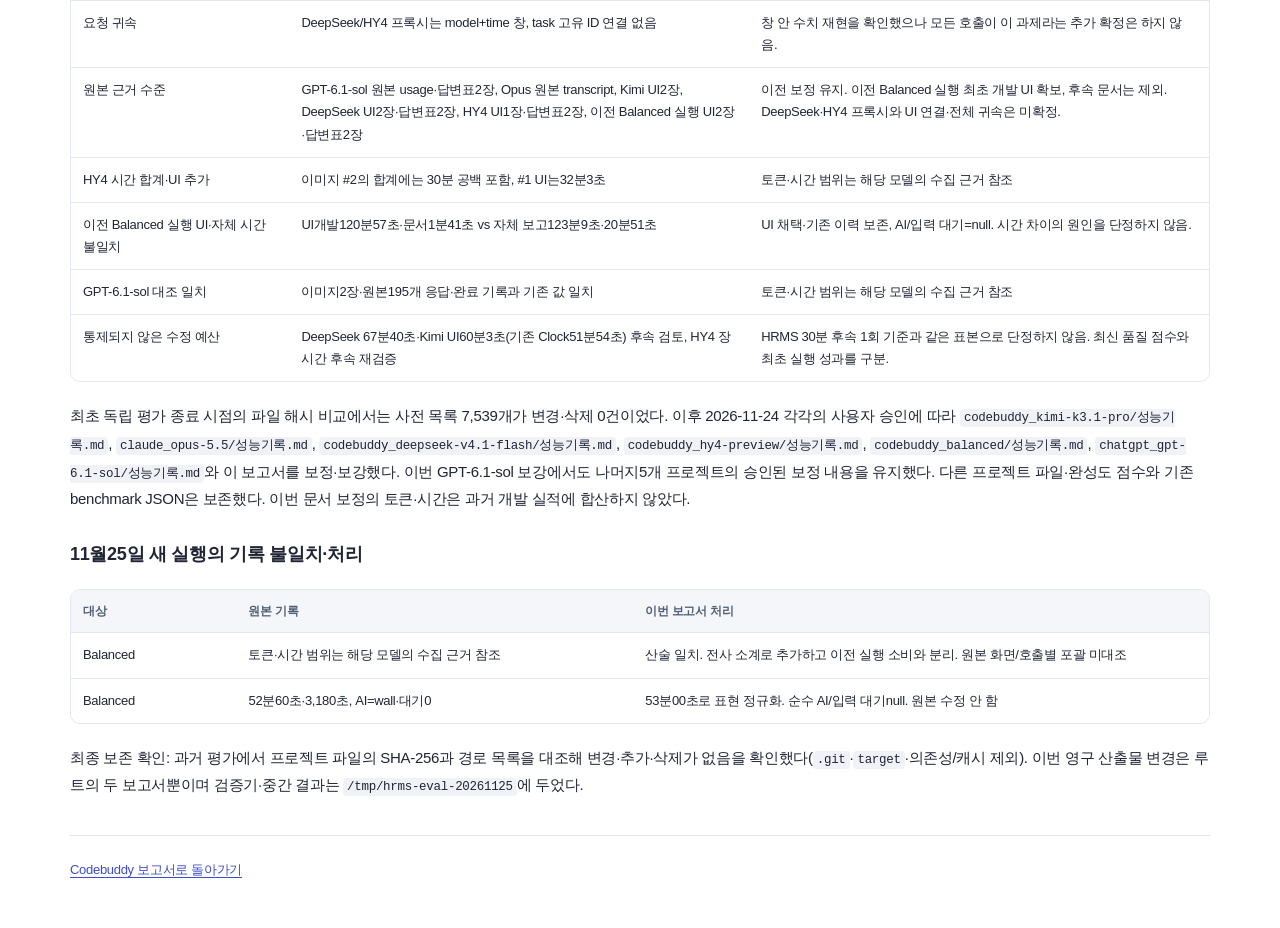
<file: sources/보고서_사용량.html>
<!doctype html>
<html lang="ko">
<head><meta charset="utf-8"><meta name="viewport" content="width=device-width,initial-scale=1"><title>토큰·시간 자료 | Codebuddy 보고서</title><link rel="icon" href="../assets/favicon.svg" type="image/svg+xml"><link rel="stylesheet" href="document.css"></head>
<body>
<a class="skip-link" href="#document">본문으로 이동</a>
<header class="document-topbar"><a class="document-brand" href="../index.html#method"><span aria-hidden="true">cb</span>Codebuddy 보고서</a><a class="back-link" href="../index.html#method">보고서로 돌아가기</a></header>
<main id="document">
<div class="document-heading"><span class="eyebrow">근거 자료 · 2026.11.26</span><h1>토큰·시간 자료</h1><p>HRMS 개발·검토 사용량 비교 보고서</p></div>
<nav class="document-tabs" aria-label="근거 자료 선택"><a href="보고서_완성도.html">완성도 자료</a><a href="보고서_사용량.html" aria-current="page">토큰·시간 자료</a><a href="보고서_요금제.html">Codebuddy 요금제 자료</a><a href="보고서_토큰가격.html">토큰 가격 자료</a><a href="보고서_크레딧.html">HRMS 크레딧 자료</a></nav>
<details class="document-contents"><summary>목차</summary><div class="toc">
<ul>
<li><a href="#1">1. 채택 원칙과 데이터 출처</a></li>
<li><a href="#2">2. 개발·검토 토큰 종합</a></li>
<li><a href="#3">3. 개발·검토·결과 제출까지 시간</a></li>
<li><a href="#5">5. 완성도와 사용량·시간을 함께 보는 표</a></li>
<li><a href="#6">6. 기록 불일치·수집 한계 정리</a></li>
</ul>
</div>
</details>
<article class="document-body"><blockquote>
<p>최신 루트 보고서의 웹 제공본입니다. 점수는 100점 만점이며, 개발·검토의 토큰과 시간 및 관측 범위를 중심으로 발췌했습니다. 원문 파일은 변경하지 않았습니다.</p>
</blockquote>
<p>갱신일: <strong>2026-11-26, Asia/Seoul</strong>. 기존 5개 자료는 11월24일 평가를 보존하고 Balanced의 새 실행을 반영했다. 대상은 각 프로젝트 성능기록.md에 기록된 기존 개발·코드 검토다. 이번 독립 평가의 토큰·시간은 제외했다. 최종 품질은 <a href="보고서_완성도.html">보고서_완성도.md</a>의 현재 snapshot 평가와 연결한다.</p>
<p><strong>정확한 전체 토큰을 같은 범위로 비교할 수 있는 자료는 GPT-6.1-sol·Opus 5.5의 두 완료 요청이 가장 충실하다.</strong> DeepSeek는 모델·시간창별 프록시 값이 재집계로 일치하지만 task 고유 ID 귀속은 별도 한계가 있다. HY4는 문서 작업 혼입·분류 모호 구간·사용량 미기록 7건, Kimi는 agent 범위 및 시간 불일치, Balanced 새 실행은 개발자 기록에 UI 수치가 전사되어 있으나 원본 화면/호출별 합계의 이번 직접 대조·전체 포괄/agent 포함 관계는 미확인이라 전체 순위를 만들지 않았다.</p>
<p>표시명은 <strong>GPT-6.1-sol</strong>, <strong>Opus 5.5</strong>로 통일했다. 실제 폴더 <code>chatgpt_gpt-6.1-sol</code>·<code>claude_opus-5.5</code>, Compose 이름과 원본 모델 ID는 증거를 추적할 수 있도록 변경하지 않았다.</p>
<p><strong>이번 갱신 범위:</strong> 기존 GPT-6.1-sol·Opus 5.5·DeepSeek·HY4·Kimi의 수치·판단은 유지했다. 각 성능기록과 직접 참조된 구조화 사용량/시간 자료를 읽고 기존 보정 범위를 확인했다. 아래의 11월24일 “성능기록도 보정” 설명은 당시 사용자 승인 이력이다. <strong>평가 당시 프로젝트의 성능기록·benchmark·소스·DB를 수정하지 않았다.</strong> 새 평가 소비와 운영 명칭 변경·별도 문서 정리는 개발 실적에 합산하지 않았다. 아래 검증 결과와 보정 설명은 기록 당시의 평가 이력이다.</p>
<p>Balanced의 새 run_id는 <code>run-39269b098ee44194</code>다. 기존 Balanced UI50,548,843토큰과 새 실행47,110,323토큰은 다른 결과물의 기록이므로 합산하지 않는다. 원본 화면을 이번에 직접 보지 못한 전사값은 <strong>개발자 기록상 UI 관측값</strong>으로 명시하며 독립 측정으로 격상하지 않는다.</p>
<h2 id="1">1. 채택 원칙과 데이터 출처</h2>
<p>기존 관측값의 이력을 보존하며 재정리했다. 11월24일까지의 사용자 승인에 따라 6개 성능기록의 시간·근거 설명을 보정했던 이력은 유지하고, 이번에는 원본을 변경하지 않았다. “개발”은 최초 구현 요청 안의 명세 읽기·준비·구현·빌드·자체 검증·납품 정리를 포함하고, “검토”는 후속 코드 검토·수정·회귀 검증을 포함한다. 제출 후 사용량 표 작성/시간 정리/운영 명칭 변경 같은 별도 요청은 제외한다. 단계별 다운로드·빌드·테스트가 겹치면 더하지 않고 요청 내부 경과시간을 사용한다.</p>
<p><code>일반 입력 I + 캐시 읽기 R + 별도 캐시 쓰기 W = 전체 입력 IT</code>, <code>전체 토큰 T = IT + 출력 O</code>다. OpenAI/CodeBuddy의 캐시 포함 입력에는 캐시를 다시 더하지 않고, Anthropic API의 캐시 제외 input에는 읽기·쓰기를 한 번씩 더한다. 추론은 출력의 부분집합으로 표시만 한다. 캐시 쓰기 0은 이 보고서가 임의로 메운 값이 아니라 원본/전사 자료의 필드값이며, 해당 공급사가 별도 과금하지 않는다는 뜻까지 확장하지 않는다. 응답/요청/모델/프로젝트의 중복 소계를 함께 합산하지 않는다.</p>
<div class="document-table" tabindex="0" role="region" aria-label="자료 표, 가로 스크롤"><table>
<thead>
<tr>
<th scope="col">프로젝트</th>
<th scope="col">사용 모델의 확인 수준</th>
<th scope="col">토큰 근거와 이번 확인</th>
<th scope="col">범위·한계</th>
</tr>
</thead>
<tbody>
<tr>
<td>GPT-6.1-sol</td>
<td>로컬 turn_context/thread_settings의 gpt-6.1-sol / high</td>
<td><span class="local-reference" title="/Users/kenshin/Drive Working/_codebuddy/chatgpt_gpt-6.1-sol/benchmark/usage-reconciled.json:1">chatgpt_gpt-6.1-sol/benchmark/usage-reconciled.json:1</span> 및 <span class="local-reference" title="/Users/kenshin/Drive Working/_codebuddy/chatgpt_gpt-6.1-sol/benchmark/usage-records.jsonl:1">chatgpt_gpt-6.1-sol/benchmark/usage-records.jsonl:1</span> — 2026-11-24 원본 세션의195개 고유 response_id·누적값·완료 메타데이터 재확인, 첨부 답변표2장과 모두 일치</td>
<td>모델 작성 답변표와 원본 로그를 구분. 두 완료 요청의 로컬 기록 전체이며 서버 내부 미노출 호출·별도 도구 과금은 포함 확인 불가.</td>
</tr>
<tr>
<td>Opus 5.5</td>
<td>원본 transcript의 message.model=claude-opus-5-5, 개발136+검토28 호출</td>
<td>토큰·시간 범위는 해당 모델의 수집 근거 참조</td>
<td>토큰·시간 범위는 해당 모델의 수집 근거 참조</td>
</tr>
<tr>
<td>codebuddy_balanced</td>
<td>Balanced 선택만 확인; 실제 모델 ID=null. “Claude 3.5 Sonnet급”은 개발자 추측</td>
<td><span class="local-reference" title="/Users/kenshin/Drive Working/_codebuddy/codebuddy_balanced/성능기록.md:28">codebuddy_balanced/성능기록.md:28</span> — 11월25일 새 실행의 개발·검토 UI 전사표를 읽고 산술 대조</td>
<td>화면 파일명/해시·호출별 raw usage·전체 요청 포괄 근거 없음. 이전 실행과 합산하지 않음.</td>
</tr>
<tr>
<td>codebuddy_deepseek-v4.1-flash</td>
<td>프록시 model/upstream 라벨 deepseek-v4.1-flash; UI의 모델 ID 미표시</td>
<td><span class="local-reference" title="/Users/kenshin/Drive Working/_codebuddy/codebuddy_deepseek-v4.1-flash/성능기록.md">DeepSeek 성능기록</span> 및 SQLite requests — 565+514건 재집계 일치. 원본 UI 이미지 #1/#2의 각 표시값도 직접 확인</td>
<td>UI와 프록시 창 수치가 다르고 task/session/conversation 연결 필드가 없어 같은 과제 범위를 확정할 수 없음. 두 관측 합은 별도 보존, 프로젝트 전체=null. 프록시 라벨은 공급사 내부 모델의 별도 증명은 아님.</td>
</tr>
<tr>
<td>codebuddy_hy4-preview</td>
<td>프록시 model/upstream/public 라벨 hy4-preview</td>
<td><span class="local-reference" title="/Users/kenshin/Drive Working/_codebuddy/codebuddy_hy4-preview/성능기록.md">HY4 성능기록</span> 및 동일 SQLite — W1~W4 재집계 일치, 원본 UI1장·모델 답변표2장 직접 대조</td>
<td>토큰·시간 범위는 해당 모델의 수집 근거 참조</td>
</tr>
<tr>
<td>codebuddy_kimi-k3.1-pro</td>
<td>사용자가 Kimi-K3.1-Pro 프로젝트로 지정한 CodeBuddy 원본 UI 이미지; 화면에는 모델 ID 미표시, agent 모델 ID=null</td>
<td><span class="local-reference" title="/Users/kenshin/Drive Working/_codebuddy/codebuddy_kimi-k3.1-pro/benchmark/ui-token-usage-development.json:1">codebuddy_kimi-k3.1-pro/benchmark/ui-token-usage-development.json:1</span> / <span class="local-reference" title="/Users/kenshin/Drive Working/_codebuddy/codebuddy_kimi-k3.1-pro/benchmark/ui-token-usage-review.json:1">codebuddy_kimi-k3.1-pro/benchmark/ui-token-usage-review.json:1</span> — 2026-11-24 원본 이미지 2장과 모든 표시 수치 직접 대조, 일치</td>
<td>기존 전사본에 더해 원본 UI 대조까지 확인. 업스트림 호출별 raw usage와 UI/agent의 포함·중복 관계는 여전히 미확인. 이미지 자체의 캡처일도 미표시.</td>
</tr>
</tbody>
</table></div>
<h2 id="2">2. 개발·검토 토큰 종합</h2>
<div class="document-table" tabindex="0" role="region" aria-label="자료 표, 가로 스크롤"><table>
<thead>
<tr>
<th scope="col">프로젝트</th>
<th scope="col">개발 관측 토큰</th>
<th scope="col">코드 검토 관측 토큰</th>
<th scope="col">개발+검토 전체 또는 귀속창 합계</th>
<th scope="col">집계 범위</th>
</tr>
</thead>
<tbody>
<tr>
<td>GPT-6.1-sol</td>
<td>30,787,879</td>
<td>13,334,387</td>
<td>44,122,266</td>
<td>개발 request-001 + 코드 검토 request-002. 로컬 195개 응답 전체.</td>
</tr>
<tr>
<td>Opus 5.5</td>
<td>58,873,289</td>
<td>19,188,442</td>
<td>78,061,731</td>
<td>개발 req-001 + 최종 답변 포함 검토 req-002. 원본 재집계136+28회, 부분 스냅샷은 중복 합산하지 않음.</td>
</tr>
<tr>
<td>codebuddy_balanced</td>
<td>32,326,349: 새 개발 기록</td>
<td>14,783,974: 새 코드 검토 기록</td>
<td>기록상 합 <strong>47,110,323</strong> / 프로젝트 전체 <strong>null</strong></td>
<td>개발자 UI 전사2건. 산술 일치, 원본 직접 대조·전체 호출 포괄 미확인.</td>
</tr>
<tr>
<td>codebuddy_deepseek-v4.1-flash</td>
<td>37,465,464: 기존 프록시 개발 창</td>
<td>38,961,128: 기존 프록시 검토 창</td>
<td><strong>전체=null</strong>; 프록시 창76,426,592 / UI 두 화면10,062,873 별도</td>
<td>1,079건 합은 재현되나 UI 범위와 연결 불가. UI 이미지 #1/#2를 각각 전체 개발/검토라고 지정하지 않음.</td>
</tr>
<tr>
<td>codebuddy_hy4-preview</td>
<td>30,944,895: W1 소계</td>
<td>44,737,073: W3 소계</td>
<td><strong>전체=null</strong>; 프록시W1~W3 82,107,331 / UI5,243,696 별도</td>
<td>W2 6,425,363은 단계 미분류, W4는 문서 작업 제외. 미수집7건 및 UI 범위 연결 미확인.</td>
</tr>
<tr>
<td>codebuddy_kimi-k3.1-pro</td>
<td>28,460,185</td>
<td>23,725,260</td>
<td>null</td>
<td>UI 개발/검토 합 52,185,445는 보존. agent 및 포함 관계 불명으로 프로젝트 전체=null.</td>
</tr>
</tbody>
</table></div>
<p>HY4의 “검토”는 원문 상단의 53,397,882를 그대로 쓰지 않았다. W3만 44,737,073이고, 전환 W2 6,425,363과 문서 W4 2,235,446을 별도로 분리했다. Kimi의 UI 합계 52,185,445를 프로젝트 전체 null 때문에 지우지 않으며 다음 표에 상세 보존한다. <code>null</code>은 0이 아니다.</p>
<h3 id="_1">토큰 종류별 상세</h3>
<div class="document-table" tabindex="0" role="region" aria-label="자료 표, 가로 스크롤"><table>
<thead>
<tr>
<th scope="col">프로젝트</th>
<th scope="col">구간</th>
<th scope="col">전체 입력 IT</th>
<th scope="col">일반 입력 I</th>
<th scope="col">캐시 읽기 R</th>
<th scope="col">캐시 쓰기 W</th>
<th scope="col">출력 O</th>
<th scope="col">출력 안 추론</th>
<th scope="col">IT+O</th>
<th scope="col">범위</th>
</tr>
</thead>
<tbody>
<tr>
<td>GPT-6.1-sol</td>
<td>개발</td>
<td>30,644,931</td>
<td>214,083</td>
<td>30,430,848</td>
<td>0</td>
<td>142,948</td>
<td>48,712</td>
<td>30,787,879</td>
<td>133개 응답</td>
</tr>
<tr>
<td>GPT-6.1-sol</td>
<td>검토</td>
<td>13,287,666</td>
<td>616,818</td>
<td>12,670,848</td>
<td>0</td>
<td>46,721</td>
<td>15,448</td>
<td>13,334,387</td>
<td>62개 응답</td>
</tr>
<tr>
<td>GPT-6.1-sol</td>
<td>합계</td>
<td>43,932,597</td>
<td>830,901</td>
<td>43,101,696</td>
<td>0</td>
<td>189,669</td>
<td>64,160</td>
<td>44,122,266</td>
<td>동일 소비 1회 합계</td>
</tr>
<tr>
<td>Opus 5.5</td>
<td>개발</td>
<td>58,525,678</td>
<td>280</td>
<td>57,954,474</td>
<td>570,924</td>
<td>347,611</td>
<td>54,155</td>
<td>58,873,289</td>
<td>136개 호출; 쓰기 1h TTL</td>
</tr>
<tr>
<td>Opus 5.5</td>
<td>검토</td>
<td>19,135,796</td>
<td>58</td>
<td>19,072,731</td>
<td>63,007</td>
<td>52,646</td>
<td>13,095</td>
<td>19,188,442</td>
<td>28개 호출; 쓰기 1h TTL</td>
</tr>
<tr>
<td>Opus 5.5</td>
<td>합계</td>
<td>77,661,474</td>
<td>338</td>
<td>77,027,205</td>
<td>633,931</td>
<td>400,257</td>
<td>67,250</td>
<td>78,061,731</td>
<td>5분 쓰기는 기록상 0</td>
</tr>
<tr>
<td>codebuddy_balanced</td>
<td>개발: 새 실행</td>
<td>32,245,773</td>
<td>286,221</td>
<td>31,959,552</td>
<td>0</td>
<td>80,576</td>
<td>0</td>
<td>32,326,349</td>
<td>개발자 전사; UI 원본/호출별 포괄 미대조</td>
</tr>
<tr>
<td>codebuddy_balanced</td>
<td>검토·개선: 새 실행</td>
<td>14,744,219</td>
<td>95,643</td>
<td>14,648,576</td>
<td>0</td>
<td>39,755</td>
<td>0</td>
<td>14,783,974</td>
<td>개발자 전사; 별도 문서 질문이 아닌 코드 검토 기록</td>
</tr>
<tr>
<td>codebuddy_balanced</td>
<td>기록상 두 구간 합</td>
<td>46,989,992</td>
<td>381,864</td>
<td>46,608,128</td>
<td>0</td>
<td>120,331</td>
<td>0</td>
<td>47,110,323</td>
<td>캐시/추론 재합산 없음; 프로젝트 전체=null</td>
</tr>
<tr>
<td>codebuddy_deepseek-v4.1-flash</td>
<td>기존 프록시 개발 창</td>
<td>37,206,731</td>
<td>659,659</td>
<td>36,547,072</td>
<td>0</td>
<td>258,733</td>
<td>0</td>
<td>37,465,464</td>
<td>upstream_hook 565건. 과제 전용 귀속 미확정</td>
</tr>
<tr>
<td>codebuddy_deepseek-v4.1-flash</td>
<td>기존 프록시 검토 창</td>
<td>38,860,610</td>
<td>610,242</td>
<td>38,250,368</td>
<td>0</td>
<td>100,518</td>
<td>0</td>
<td>38,961,128</td>
<td>upstream_hook 514건. 과제 전용 귀속 미확정</td>
</tr>
<tr>
<td>codebuddy_deepseek-v4.1-flash</td>
<td>프록시 창 합계</td>
<td>76,067,341</td>
<td>1,269,901</td>
<td>74,797,440</td>
<td>0</td>
<td>359,251</td>
<td>0</td>
<td>76,426,592</td>
<td>1,079건. 전체 과제 귀속 미확정. 추론0은 로그 필드값</td>
</tr>
<tr>
<td>codebuddy_deepseek-v4.1-flash</td>
<td>UI 이미지 #1</td>
<td>5,108,590</td>
<td>50,542</td>
<td>5,058,048</td>
<td>0</td>
<td>25,761</td>
<td>0</td>
<td>5,134,351</td>
<td>원본 UI 직접 대조. 전체 개발 요청과의 대응 미확인</td>
</tr>
<tr>
<td>codebuddy_deepseek-v4.1-flash</td>
<td>UI 이미지 #2</td>
<td>4,909,333</td>
<td>53,269</td>
<td>4,856,064</td>
<td>0</td>
<td>19,189</td>
<td>0</td>
<td>4,928,522</td>
<td>원본 UI 직접 대조. 전체 검토 요청과의 대응 미확인</td>
</tr>
<tr>
<td>codebuddy_deepseek-v4.1-flash</td>
<td>두 UI 화면 소계</td>
<td>10,017,923</td>
<td>103,811</td>
<td>9,914,112</td>
<td>0</td>
<td>44,950</td>
<td>0</td>
<td>10,062,873</td>
<td>UI 두 표시값만 합산. 프록시 창과 더하지 않음. 전체=null</td>
</tr>
<tr>
<td>codebuddy_hy4-preview</td>
<td>W1 개발 소계</td>
<td>30,564,010</td>
<td>2,075,242</td>
<td>28,488,768</td>
<td>0</td>
<td>380,885</td>
<td>191,313</td>
<td>30,944,895</td>
<td>411건 관측; cancelled 2건 누락</td>
</tr>
<tr>
<td>codebuddy_hy4-preview</td>
<td>W3 검토·후속 재검증 소계</td>
<td>44,309,143</td>
<td>2,305,943</td>
<td>42,003,200</td>
<td>0</td>
<td>427,930</td>
<td>282,356</td>
<td>44,737,073</td>
<td>569건 관측; error/cancelled 5건 누락</td>
</tr>
<tr>
<td>codebuddy_hy4-preview</td>
<td>W2 단계 미분류</td>
<td>6,340,893</td>
<td>408,349</td>
<td>5,932,544</td>
<td>0</td>
<td>84,470</td>
<td>55,392</td>
<td>6,425,363</td>
<td>80건; 개발 종료~검토 시작 경계 창</td>
</tr>
<tr>
<td>codebuddy_hy4-preview</td>
<td>W1+W2+W3 관측 합</td>
<td>81,214,046</td>
<td>4,789,534</td>
<td>76,424,512</td>
<td>0</td>
<td>893,285</td>
<td>529,061</td>
<td>82,107,331</td>
<td>82,107,331; 누락 7건 때문에 전체 아님</td>
</tr>
<tr>
<td>codebuddy_hy4-preview</td>
<td>W4 문서 작업: 제외</td>
<td>2,195,916</td>
<td>185,868</td>
<td>2,010,048</td>
<td>0</td>
<td>39,530</td>
<td>23,888</td>
<td>2,235,446</td>
<td>원문 검토 합계에 혼입된 29건</td>
</tr>
<tr>
<td>codebuddy_hy4-preview</td>
<td>UI 이미지 #1: 별도 관측</td>
<td>5,153,437</td>
<td>276,893</td>
<td>4,876,544</td>
<td>0</td>
<td>90,259</td>
<td>55,097</td>
<td>5,243,696</td>
<td>프록시와 포함·중복 관계 및 전체 개발/검토 대응 미확인. 더하지 않음</td>
</tr>
<tr>
<td>codebuddy_kimi-k3.1-pro</td>
<td>개발 UI</td>
<td>28,316,295</td>
<td>634,088</td>
<td>27,682,207</td>
<td>0</td>
<td>143,890</td>
<td>29,430</td>
<td>28,460,185</td>
<td>원본 이미지 #1 직접 대조; agent 범위 미확인</td>
</tr>
<tr>
<td>codebuddy_kimi-k3.1-pro</td>
<td>검토 UI</td>
<td>23,660,342</td>
<td>698,422</td>
<td>22,961,920</td>
<td>0</td>
<td>64,918</td>
<td>16,331</td>
<td>23,725,260</td>
<td>원본 이미지 #2 직접 대조; agent 범위 미확인</td>
</tr>
<tr>
<td>codebuddy_kimi-k3.1-pro</td>
<td>UI 합계</td>
<td>51,976,637</td>
<td>1,332,510</td>
<td>50,644,127</td>
<td>0</td>
<td>208,808</td>
<td>45,761</td>
<td>52,185,445</td>
<td>52,185,445; 프로젝트 전체와 구분</td>
</tr>
</tbody>
</table></div>
<p>세부 합계는 정수로 검산했다. 예: Opus 5.5 전체 입력 77,661,474 = 338 + 77,027,205 + 633,931, 전체 78,061,731 = 77,661,474 + 400,257. GPT-6.1-sol 전체 44,122,266 = 43,932,597 + 189,669이며 캐시 43,101,696과 추론 64,160을 다시 더하지 않았다. 입력/캐시의 큰 값은 호출마다 재전달된 문맥을 합한 값이며 고유 요구명세서 길이를 뜻하지 않는다.</p>
<h3 id="deepseek">DeepSeek: 앱 표시와 프록시 창은 별도 관측</h3>
<div class="document-table" tabindex="0" role="region" aria-label="자료 표, 가로 스크롤"><table>
<thead>
<tr>
<th scope="col">근거</th>
<th scope="col">토큰</th>
<th scope="col">시간</th>
<th scope="col">해석</th>
</tr>
</thead>
<tbody>
<tr>
<td>원본 이미지 #1: Token Usage Details</td>
<td>5,134,351</td>
<td>Elapsed19분53초</td>
<td>UI 해당 화면 범위. 전체 개발 요청과 대응·포괄 여부 미확인</td>
</tr>
<tr>
<td>원본 이미지 #2: Token Usage Details</td>
<td>4,928,522</td>
<td>Elapsed8분51초</td>
<td>UI 해당 화면 범위. 전체 검토 요청과 대응·포괄 여부 미확인</td>
</tr>
<tr>
<td><strong>두 UI 화면 소계</strong></td>
<td><strong>10,062,873</strong></td>
<td><strong>표시 구간 합28분44초</strong></td>
<td>UI 표시값 소계이며 전체 과제 소비·첫 시작~최종 종료 시간이 아님</td>
</tr>
<tr>
<td>이미지 #4 및 기존 프록시 개발 창</td>
<td>37,465,464</td>
<td>140분49초</td>
<td>2026-11-20 10:42:22~13:03:11 KST, 모델·시간 필터565건</td>
</tr>
<tr>
<td>이미지 #4 및 기존 프록시 검토 창</td>
<td>38,961,128</td>
<td>67분40초</td>
<td>2026-11-20 13:03:11~14:10:51 KST, 모델·시간 필터514건</td>
</tr>
<tr>
<td><strong>두 프록시 창 합</strong></td>
<td><strong>76,426,592</strong></td>
<td><strong>기존 관측창208분29초</strong></td>
<td>창 안의 합계 재현만 확인. 과제 전용 귀속과 UI 동일 범위 미확정</td>
</tr>
<tr>
<td><strong>프로젝트 전체 확정값</strong></td>
<td><strong>null</strong></td>
<td><strong>null</strong></td>
<td>두 범위의 연결·중복·누락·전체 포괄 여부 미확인</td>
</tr>
</tbody>
</table></div>
<p>앱의 Input은 hit+miss, Output은 thinking+response, Total은 Input+Output으로 검산했다. 이미지 #1 cache miss50,542 / thinking0 / response25,761 / cache hit rate99.0%, #2 cache miss53,269 / thinking0 / response19,189 / cache hit rate98.9%도 직접 확인했다. 캐시와 추론 부분집합을 다시 더하지 않았고 0 표시가 내부 추론 미사용의 증명은 아니다. UI에는 요청 ID·계측 절대 시각·모델 ID·촬영일이 표시되지 않아 새로 확정하지 않았다. 두 UI 화면끼리의 범위 중복도 미확인이므로 단순 소계를 고유 소비 총량으로 확정하지 않는다.</p>
<h3 id="hy4-ui">HY4 원본 UI와 기존 시간창의 대조</h3>
<div class="document-table" tabindex="0" role="region" aria-label="자료 표, 가로 스크롤"><table>
<thead>
<tr>
<th scope="col">근거</th>
<th scope="col">토큰</th>
<th scope="col">시간·범위</th>
</tr>
</thead>
<tbody>
<tr>
<td>이미지 #1: 네이티브 앱 UI</td>
<td><strong>5,243,696</strong></td>
<td><strong>Elapsed32분3초</strong>. 전체 개발/검토와 대응 미확인</td>
</tr>
<tr>
<td>이미지 #3: 프록시 원문 W1~W4</td>
<td>84,342,777</td>
<td>개발/전환/후속 검토/문서 기록을 함께 담은 원문 창</td>
</tr>
<tr>
<td>W4 문서 제외 프록시 W1~W3</td>
<td>82,107,331</td>
<td>W2 미분류 포함 관측 소계. 미수집7건 때문에 전체 아님</td>
</tr>
<tr>
<td><strong>프로젝트 전체 확정값</strong></td>
<td><strong>null</strong></td>
<td>UI·프록시 연결·전체 포괄 여부 미확인</td>
</tr>
</tbody>
</table></div>
<p>UI의 Input5,153,437=hit4,876,544+miss276,893, Output90,259=thinking55,097+response35,162, Total5,243,696=Input+Output을 검산했다. Cache write0과 hit rate94.6%도 직접 대조했다. 추론·캐시 부분집합을 다시 더하지 않는다. 사용자 지정 프로젝트 외에 UI 자체의 모델 ID·요청/세션 ID·절대 시작/종료·촬영일은 미표시다. 프록시 소비와 합치거나 UI 값을 전체 과제 대표값으로 대체하지 않는다.</p>
<p>이미지 #2·#3은 모델이 답변 안에 작성한 표다. #2의 개발8,077초+검토17,496초=<strong>25,573초(7시간6분13초)</strong>이며, 기존 합계27,373초는 공백1,800초까지 포함한 <strong>전체 관측창7시간36분13초</strong>다. 이 보고서는 이미 두 값을 구분했고 이번 승인으로 성능기록도 맞췄다. 도구47.409초는 부분 관측이며 전체 AI 활성/입력 대기는 계속 null이다. UI32분3초와 벽시계 창을 빼서 사용자 대기를 계산하지 않는다.</p>
<h3 id="hy4">HY4 시간창별 원문과 재분류</h3>
<div class="document-table" tabindex="0" role="region" aria-label="자료 표, 가로 스크롤"><table>
<thead>
<tr>
<th scope="col">구간</th>
<th scope="col">KST 범위</th>
<th scope="col">전체 로그/usage 보유</th>
<th scope="col">관측 토큰</th>
<th scope="col">이번 처리</th>
</tr>
</thead>
<tbody>
<tr>
<td>W1</td>
<td>11-20 14:36:35~16:54:00</td>
<td>413 / 411</td>
<td>30,944,895</td>
<td>개발 관측 소계. 2건 미수집.</td>
</tr>
<tr>
<td>W2</td>
<td>11-20 16:54:00~17:24:00</td>
<td>80 / 80</td>
<td>6,425,363</td>
<td>단계 귀속 미분류. 공백이라고 토큰 0이 아님.</td>
</tr>
<tr>
<td>W3</td>
<td>11-20 17:24:00~22:15:36</td>
<td>574 / 569</td>
<td>44,737,073</td>
<td>코드 검토 + 후속 수용/재검증 관측 소계. 5건 미수집.</td>
</tr>
<tr>
<td>W4</td>
<td>11-20 22:15:36~11-23 09:30:21</td>
<td>29 / 29</td>
<td>2,235,446</td>
<td>기록 전용 세션: 비교 집계 제외.</td>
</tr>
<tr>
<td>원문 전체</td>
<td>W1+W2+W3+W4</td>
<td>1,096 / 1,089</td>
<td>84,342,777</td>
<td>기록된 관측 합계는 산술적으로 일치. 전체 사용량 확정값으로는 미채택.</td>
</tr>
<tr>
<td>문서 제외 관측창</td>
<td>W1+W2+W3</td>
<td>1,067 / 1,060</td>
<td>82,107,331</td>
<td>관측 합. 전체 토큰=null, 미기록 7건 0 대체 금지.</td>
</tr>
</tbody>
</table></div>
<h3 id="balanced-1125">Balanced: 11월25일 새 결과물의 사용량</h3>
<div class="document-table" tabindex="0" role="region" aria-label="자료 표, 가로 스크롤"><table>
<thead>
<tr>
<th scope="col">구간</th>
<th scope="col">전체 입력</th>
<th scope="col">출력</th>
<th scope="col">기록상 토큰</th>
<th scope="col">기록상 Elapsed</th>
</tr>
</thead>
<tbody>
<tr>
<td>개발</td>
<td>32,245,773</td>
<td>80,576</td>
<td><strong>32,326,349 (32.33M)</strong></td>
<td>3,180초 = <strong>53분00초</strong></td>
</tr>
<tr>
<td>코드 검토·개선</td>
<td>14,744,219</td>
<td>39,755</td>
<td><strong>14,783,974 (14.78M)</strong></td>
<td>1,515초 = <strong>25분15초</strong></td>
</tr>
<tr>
<td>두 구간 합</td>
<td>46,989,992</td>
<td>120,331</td>
<td><strong>47,110,323 (47.11M)</strong></td>
<td><strong>4,695초 = 1시간18분15초</strong></td>
</tr>
</tbody>
</table></div>
<p>근거는 현재 <code>codebuddy_balanced/성능기록.md</code> 28~139행이다. 일반 입력286,221+95,643=381,864, 캐시 읽기31,959,552+14,648,576=46,608,128이며 둘의 합46,989,992가 전체 입력과 일치한다. 출력120,331을 한 번 더해47,110,323이다. 캐시 쓰기0·Thinking0은 <strong>전사된 표시값</strong>이며 내부 추론/별도 소비가 없었다는 증명은 아니다.</p>
<p>시간의 “52m60s/52분60초”는 동일한3,180초를 <strong>53분00초</strong>로 표기했다. 원문 시작15:54:09→개발 종료16:47:09→검토 종료17:12:24의 차이는3,180+1,515=4,695초로 일치하지만 절대 시각은 개발자 기록이며 앱 이벤트로 재확인하지 않았다. 명세읽기/준비/구현/빌드/검증/정리의351+300+1,500+480+300+249초는3,180초의 분해이므로 다시 더하지 않는다. “AI 실제 작업=wall time, 입력 대기0”은 별도 이벤트 근거가 없어 <strong>AI 활성/사용자 입력·승인 대기=null</strong>로 해석한다.</p>
<h2 id="3">3. 개발·검토·결과 제출까지 시간</h2>
<p>비교의 기본 열은 “요청 내부 경과시간”이다. 모델 생성뿐 아니라 빌드·도구·검증·기록 작성이 포함된다. 사용자 입력/승인 대기 W를 따로 관측하지 못했다면 <code>순수 AI 작업 A=T−W</code>는 계산하지 않는다. 파일 mtime 사이의 공백을 사용자 입력 대기로 단정하지 않는다.</p>
<div class="document-table" tabindex="0" role="region" aria-label="자료 표, 가로 스크롤"><table>
<thead>
<tr>
<th scope="col">프로젝트</th>
<th scope="col">최초 개발 T</th>
<th scope="col">코드 검토·수정 T</th>
<th scope="col">두 작업 내부 합</th>
<th scope="col">최초 개발~검토 결과 전체 경과</th>
<th scope="col">채택 범위·출처</th>
</tr>
</thead>
<tbody>
<tr>
<td>GPT-6.1-sol</td>
<td>1시간 9분 15.451초</td>
<td>21분 30.101초</td>
<td>1시간 30분 45.552초</td>
<td>약 1시간 31분 11초</td>
<td><span class="local-reference" title="/Users/kenshin/Drive Working/_codebuddy/chatgpt_gpt-6.1-sol/benchmark/timing-source.json:1">chatgpt_gpt-6.1-sol/benchmark/timing-source.json:1</span>; 앱 완료 요청 durationMs. 요청 사이 약 26초 별도.</td>
</tr>
<tr>
<td>Opus 5.5</td>
<td>53분 2.605초</td>
<td>10분 15.224초</td>
<td>1시간 3분 17.829초</td>
<td>1시간 37분 1.974초</td>
<td><span class="local-reference" title="/Users/kenshin/Drive Working/_codebuddy/claude_opus-5.5/benchmark/time-breakdown.json:1">claude_opus-5.5/benchmark/time-breakdown.json:1</span>; transcript 요청 수신~마지막 assistant 기록. 요청 간 33분 44.145초 별도.</td>
</tr>
<tr>
<td>codebuddy_balanced</td>
<td>53분00초: 새 기록상 Elapsed</td>
<td>25분15초: 새 검토 기록</td>
<td><strong>1시간18분15초: 기록상 합</strong></td>
<td>기록상15:54:09~17:12:24 (4,695초); 실제 전체는null</td>
<td><span class="local-reference" title="/Users/kenshin/Drive Working/_codebuddy/codebuddy_balanced/성능기록.md:79">codebuddy_balanced/성능기록.md:79</span>; 52분60초를53분00초로 정규화. 시각·대기 이벤트 독립 미확인.</td>
</tr>
<tr>
<td>codebuddy_deepseek-v4.1-flash</td>
<td>기존 개발 창2시간20분49초</td>
<td>기존 검토 창1시간7분40초</td>
<td><strong>기존 창3시간28분29초 / UI 두 표시 합28분44초: 별도</strong></td>
<td><strong>전체=null: 두 범위 연결·전체 포괄 여부 미확인</strong></td>
<td><span class="local-reference" title="/Users/kenshin/Drive Working/_codebuddy/codebuddy_deepseek-v4.1-flash/성능기록.md">DeepSeek 성능기록</span>에 기존 date 창과 앱 Elapsed를 분리. UI를 개발/검토 전체 시간으로 임의 배정하지 않음.</td>
</tr>
<tr>
<td>codebuddy_hy4-preview</td>
<td>2시간 14분 37초 (부분 창)</td>
<td>4시간 51분 36초 (후속 재검증 포함 창)</td>
<td>7시간 6분 13초 (구간 합)</td>
<td>7시간 36분 13초 (30분 공백 포함)</td>
<td><span class="local-reference" title="/Users/kenshin/Drive Working/_codebuddy/codebuddy_hy4-preview/성능기록.md">HY4 성능기록</span>; UI32분3초 별도 관측, 벽시계 창과 대응 미확인. 전체 요청 시간=null. 구간 합 보정을 성능기록에도 반영.</td>
</tr>
<tr>
<td>codebuddy_kimi-k3.1-pro</td>
<td><strong>1시간 32분 45초 (UI)</strong></td>
<td><strong>1시간 0분 3초 (UI)</strong></td>
<td><strong>2시간 32분 48초 (UI 구간 합)</strong></td>
<td><strong>null: UI의 절대 시작·종료와 요청 사이 간격 미표시</strong></td>
<td><span class="local-reference" title="/Users/kenshin/Drive Working/_codebuddy/codebuddy_kimi-k3.1-pro/성능기록.md">codebuddy_kimi-k3.1-pro/성능기록.md</span>의 UI 대표 관측값. 기존 Clock의 전체 창 2시간43분은 아래에 별도 보존하며 UI 시간과 결합하지 않음.</td>
</tr>
</tbody>
</table></div>
<p>GPT-6.1-sol의 요청 내부 합 5,445,552ms는 기존 Clock 부분 합 5,400,309ms보다 45,243ms 길다. 두 측정 범위가 달라 앱 최종 완료값을 우선 사용하고 서로 더하지 않았다. 시작/완료 epoch는 초 단위라 전체 시각 차이는 약값, durationMs 합은 밀리초 값으로 유지한다.</p>
<p>Opus 5.5의 보정 전 루트 기록 3,183,000+615,000=3,798,000ms는 초 단위 반올림값으로, 이미지 #3의 53분3초+10분15초=1시간3분18초와 같다. time-breakdown.json과 이번 원본 transcript의 요청 경계에서 확인한 정밀값은 3,182,605+615,224=3,797,829ms로 171ms 차이가 있다. 사용자 승인으로 Opus 성능기록도 정밀값에 동기화했고 기존 반올림 표시는 이력으로 보존했다. 요청 사이 2,024,145ms를 더한 전체 창은 5,821,974ms다. 서로 다른 요청의 병렬 단계별 시간을 다시 합하지 않았다.</p>
<h3 id="gpt-61-sol">GPT-6.1-sol 이미지와 원본 재집계: 수치 변경 없음</h3>
<p>이미지 #1의 개발1시간9분15.451초·검토21분30.101초·합1시간30분45.552초는 앱 완료 durationMs4,155,451+1,290,101=5,445,552와 일치한다. 약26초의 요청 사이 간격, 이를 포함한 약1시간31분11초의 전체 관측창도 기존 초 단위 epoch와 일치했다. AI 순수 작업·사용자 입력/승인 대기는 null로 유지한다. 성능기록의 “최종 응답 미수집” 문구는 초기 Clock 부분 관측의 설명으로 명확히 고쳤으며 현재 앱 완료값을 바꾸지 않았다.</p>
<h3 id="opus-2">Opus 이미지 #2의 부분 기록과 최종 기록 구분</h3>
<div class="document-table" tabindex="0" role="region" aria-label="자료 표, 가로 스크롤"><table>
<thead>
<tr>
<th scope="col">지표</th>
<th scope="col">이미지 #2: 검토 부분</th>
<th scope="col">이미지 #1·#3 및 최종 기록</th>
<th scope="col">최종 − 부분</th>
</tr>
</thead>
<tbody>
<tr>
<td>검토 호출 수</td>
<td>24</td>
<td>28</td>
<td>4</td>
</tr>
<tr>
<td>일반 입력: 캐시 제외</td>
<td>50</td>
<td>58</td>
<td>8</td>
</tr>
<tr>
<td>캐시 읽기</td>
<td>16,234,478</td>
<td>19,072,731</td>
<td>2,838,253</td>
</tr>
<tr>
<td>캐시 쓰기</td>
<td>60,641</td>
<td>63,007</td>
<td>2,366</td>
</tr>
<tr>
<td>출력</td>
<td>49,892</td>
<td>52,646</td>
<td>2,754</td>
</tr>
<tr>
<td>검토 전체 토큰</td>
<td>16,345,061</td>
<td>19,188,442</td>
<td><strong>2,843,381</strong></td>
</tr>
<tr>
<td>마지막 assistant 기록(KST)</td>
<td>16:42:08.122</td>
<td>16:42:40.431</td>
<td><strong>32.309초</strong></td>
</tr>
<tr>
<td>검토 경과시간</td>
<td>9분42.915초: 화면9분43초</td>
<td>10분15.224초: 화면10분15초</td>
<td><strong>32.309초</strong></td>
</tr>
<tr>
<td>두 요청 내부 합</td>
<td>1시간2분45.520초: 화면1시간2분46초</td>
<td><strong>1시간3분17.829초</strong>: 화면1시간3분18초</td>
<td>32.309초</td>
</tr>
<tr>
<td>첫 개발 시작~검토 전체 창</td>
<td>1시간36분29.665초: 화면1시간36분30초</td>
<td><strong>1시간37분1.974초</strong>: 화면1시간37분2초</td>
<td>32.309초</td>
</tr>
<tr>
<td>개발+검토 누적 토큰</td>
<td>75,218,350</td>
<td><strong>78,061,731</strong></td>
<td>2,843,381</td>
</tr>
</tbody>
</table></div>
<p>첨부 파일은 #1 <code>codex-clipboard-8441d31a-a865-4905-90a8-d52a0e314c30.png</code>, #2 <code>codex-clipboard-c98d83fc-4f7b-47e9-aff3-a3f43e49203a.png</code>, #3 <code>codex-clipboard-823b6940-daaf-4f92-a761-1b57a07136a1.png</code>다. 해시와 재집계 경계는 <span class="local-reference" title="/Users/kenshin/Drive Working/_codebuddy/claude_opus-5.5/성능기록.md">Opus 성능기록</span>의 “2026-11-24 첨부 이미지 대조·원본 재검증”에 기록했다. 사진은 모델이 작성한 표의 캡처이며, Kimi의 네이티브 Token Usage Details·Elapsed 표시와 근거 유형이 다르다.</p>
<h3 id="kimi-ui-clock">Kimi 원본 UI 시간 채택과 기존 Clock 이력</h3>
<p>사용자 승인에 따라 원본 이미지의 Elapsed를 Kimi의 대표 경과시간으로 사용한다. UI 경과시간을 순수 AI 활성 시간으로 바꾸거나, 기존 Clock의 요청 사이 간격을 더해 전체 시작~종료 시간을 만들지 않는다.</p>
<div class="document-table" tabindex="0" role="region" aria-label="자료 표, 가로 스크롤"><table>
<thead>
<tr>
<th scope="col">구간</th>
<th scope="col">UI Elapsed: 대표값</th>
<th scope="col">기존 Clock 기록: 별도 보존</th>
<th scope="col">차이: UI − Clock</th>
</tr>
</thead>
<tbody>
<tr>
<td>최초 개발</td>
<td><strong>92분 45초 / 5,565초</strong></td>
<td>90분 53초 / 5,453초</td>
<td>1분 52초</td>
</tr>
<tr>
<td>코드 검토·개선</td>
<td><strong>60분 3초 / 3,603초</strong></td>
<td>51분 54초 / 3,114초</td>
<td>8분 9초</td>
</tr>
<tr>
<td>두 구간 내부 합</td>
<td><strong>152분 48초 / 9,168초</strong></td>
<td>142분 47초 / 8,567초</td>
<td><strong>10분 1초</strong></td>
</tr>
<tr>
<td>최초 개발~검토 결과 전체 창</td>
<td><strong>null: UI의 절대 시각·요청 사이 간격 미확인</strong></td>
<td>163분 / 9,780초: 기존 시각 차이, 요청 사이 20분13초 포함</td>
<td>비교 불가</td>
</tr>
</tbody>
</table></div>
<p>이미지 #1 파일명은 <code>codex-clipboard-571f9acb-f17e-40df-935a-4362fa44fc11.png</code>, #2는 <code>codex-clipboard-2b802d3a-7aa8-4d70-9ae1-b0a300e83aad.png</code>다. 파일 해시와 전체 대조 표는 Kimi 성능기록의 “2026-11-24 첨부 이미지 대조·보정 근거”에 있다. 대조일과 촬영일은 다르며, 이미지에는 촬영일·모델 ID·계측 시작/종료·대기 분해가 표시되지 않는다.</p>
<h3 id="_2">실제 작업·사용자 대기·부분 관측의 구분</h3>
<div class="document-table" tabindex="0" role="region" aria-label="자료 표, 가로 스크롤"><table>
<thead>
<tr>
<th scope="col">프로젝트</th>
<th scope="col">AI 실제 작업 A</th>
<th scope="col">요청 안 입력·승인 대기 W</th>
<th scope="col">관측한 요청 사이 간격</th>
<th scope="col">원문 수치와 판단</th>
</tr>
</thead>
<tbody>
<tr>
<td>GPT-6.1-sol</td>
<td>null</td>
<td>null</td>
<td>약 26초</td>
<td>앱 durationMs는 확보했지만 W 이벤트 미노출. T 전체를 A로 바꾸지 않음.</td>
</tr>
<tr>
<td>Opus 5.5</td>
<td>1시간 3분 17.829초 (개발자 transcript 재구성 기준)</td>
<td>원문 0ms; 독립 승인 이벤트 재계측은 아님</td>
<td>33분 44.145초</td>
<td>AskUser 대기 없음·자동 승인이라고 기록. 실제 모델 추론 시간만을 뜻하지 않음.</td>
</tr>
<tr>
<td>codebuddy_balanced</td>
<td>null</td>
<td>null: 원문0초는 미검증</td>
<td>기록상 두 단계 연속</td>
<td>Elapsed는53분+25분15초. 전체를 순수 AI 활성으로 격상하지 않음.</td>
</tr>
<tr>
<td>codebuddy_deepseek-v4.1-flash</td>
<td>null</td>
<td>null</td>
<td>null: 문서상 개발/검토 경계는 연속</td>
<td>원문 A=123분59초/W=84분30초는 mtime 공백의 여집합. 백그라운드 폴링까지 입력 대기로 분류해 W 실측으로 채택 불가.</td>
</tr>
<tr>
<td>codebuddy_hy4-preview</td>
<td>null; 도구 부분 소계 47.409초</td>
<td>null</td>
<td>30분은 구간 공백; 사용자 대기라고 확정 불가</td>
<td>47.409초는 컴파일/빌드/검증 일부만 합한 값. 전체 검토 작업 시간으로 표시하지 않음.</td>
</tr>
<tr>
<td>codebuddy_kimi-k3.1-pro</td>
<td>null; UI Elapsed는 순수 AI 활성 시간의 측정값이 아님</td>
<td>null; 원문의 0초는 기존 주장, 이미지로 재검증 불가</td>
<td>기존 Clock 간격 20분13초 + 기록 요청 전 8분59초; UI 구간에 적용하지 않음</td>
<td>대표 UI 합152분48초. 기존 Clock 코드 합142분47초와 별도 문서50초 포함143분37초를 구분해 보존.</td>
</tr>
</tbody>
</table></div>
<p>요청 사이 간격은 사용자가 실제 타이핑한 시간·승인 때문에 낭비한 시간과 같지 않다. 개발 완료부터 다음 지시까지 오프라인 시간 등이 포함될 수 있다. 개발자 기록에 0이라고 명시된 대기 값은 원문 주장으로 남겼고, 이번 평가에서 관측하지 못한 값을 자동으로 0으로 바꾸지 않았다.</p>
<h3 id="_3">시간 범위 불일치·제외 항목</h3>
<div class="document-table" tabindex="0" role="region" aria-label="자료 표, 가로 스크롤"><table>
<thead>
<tr>
<th scope="col">프로젝트</th>
<th scope="col">원문 또는 다른 근거</th>
<th scope="col">이번 정리</th>
</tr>
</thead>
<tbody>
<tr>
<td>codebuddy_balanced</td>
<td>원문52분60초·3,180초; AI=wall·대기0 주장</td>
<td>53분00초로 표시 정규화. 단계/요청/전체 소계를 재합산하지 않고 AI/입력 대기는null. 이전 실행은 별도 이력.</td>
</tr>
<tr>
<td>codebuddy_deepseek-v4.1-flash</td>
<td>req-003 문서175초까지 합하면 기존 창12,684초</td>
<td>문서 제외 기존 창12,509초와 UI 두 표시 합1,724초를 별도로 보존. 전체 시간=null. mtime 분해7,438.8초/5,070.2초는 AI 활성/사용자 대기 실측으로 미채택.</td>
</tr>
<tr>
<td>codebuddy_hy4-preview</td>
<td>이미지 #2·기존 성능기록 “개발+검토 합계” 27,373초</td>
<td>8,077+17,496=25,573초. 27,373은 30분 공백 포함 전체 관측창이다. 승인으로 성능기록도 동기화. UI32분3초는 별도 보존.</td>
</tr>
<tr>
<td>codebuddy_hy4-preview</td>
<td>전체 요청 시작 null vs 프록시 개발 첫 로그 14:36:35</td>
<td>관측 개발 시각 14:39:23보다 2분48초 앞선 호출이 있음. 이 값을 전체 요청 시작으로 승격하지 않음.</td>
</tr>
<tr>
<td>codebuddy_hy4-preview</td>
<td>11-20 마지막 산출물~11-23 기록 세션에 약 2일11시간 공백</td>
<td>개발/검토 시간에 더하지 않음. W4 기록 토큰도 제외.</td>
</tr>
<tr>
<td>codebuddy_kimi-k3.1-pro</td>
<td>개발 UI elapsedDisplay=92m45s vs 기록 90m53s</td>
<td>원본 이미지 직접 대조 후 UI92분45초를 대표값으로 채택. Clock90분53초와 차이1분52초는 별도 보존.</td>
</tr>
<tr>
<td>codebuddy_kimi-k3.1-pro</td>
<td>검토 UI elapsedDisplay=60m3s vs 기록 51m54s</td>
<td>UI60분3초를 대표값으로 채택. Clock51분54초와 차이8분9초, 구간 합 차이10분1초는 원인 미확정으로 보존.</td>
</tr>
<tr>
<td>codebuddy_kimi-k3.1-pro</td>
<td>원문 총 172분49초: 작업143분37초+대기29분12초</td>
<td>기록 작업50초와 그 앞 간격8분59초가 포함된 기존 Clock 이력. 코드 검토 완료까지163분도 Clock 별도 이력이며 UI 전체 창으로 채택하지 않음.</td>
</tr>
<tr>
<td>GPT-6.1-sol / Opus 5.5</td>
<td>운영 Compose 이름 변경·기록 보완·개발 전 일반 문의</td>
<td>개발 토큰·시간에 소급 합산하지 않음.</td>
</tr>
</tbody>
</table></div>
<h2 id="5">5. 완성도와 사용량·시간을 함께 보는 표</h2>
<div class="document-table" tabindex="0" role="region" aria-label="자료 표, 가로 스크롤"><table>
<thead>
<tr>
<th scope="col">프로젝트</th>
<th scope="col">완성도 점수</th>
<th scope="col">코드 개발+검토 관측 토큰</th>
<th scope="col">요청/관측 시간 합</th>
<th scope="col">직접 효율 비교 가능 여부</th>
</tr>
</thead>
<tbody>
<tr>
<td>GPT-6.1-sol</td>
<td>97.0</td>
<td>44,122,266</td>
<td>1시간30분45.552초</td>
<td>로컬 두 완료 요청 범위에서 참고 가능</td>
</tr>
<tr>
<td>Opus 5.5</td>
<td>98.0</td>
<td>78,061,731</td>
<td>1시간3분17.829초</td>
<td>원본 usage·요청 경계를 재집계한 두 완료 요청 범위에서 참고 가능</td>
</tr>
<tr>
<td>codebuddy_balanced</td>
<td>39.5</td>
<td>기록상47,110,323; 프로젝트 전체null</td>
<td>기록상1시간18분15초; 실제 전체null</td>
<td>불가: 새 실행 전사·전체 포괄·실제 모델 미확인. 이전 사용량과 합산하지 않음.</td>
</tr>
<tr>
<td>codebuddy_deepseek-v4.1-flash</td>
<td>57.5</td>
<td><strong>전체=null</strong>; 프록시 창76,426,592 / UI 소계10,062,873</td>
<td><strong>전체=null</strong>; 기존 창208분29초 / UI 합28분44초</td>
<td>토큰·시간 범위는 해당 모델의 수집 근거 참조</td>
</tr>
<tr>
<td>codebuddy_hy4-preview</td>
<td>80.0</td>
<td>프록시82,107,331 / UI5,243,696 별도; 전체=null</td>
<td>기존 창 합7시간6분13초 / UI32분3초 별도; 전체=null</td>
<td>불가: UI 연결 미확인·누락·미분류창·후속 재검증 혼합</td>
</tr>
<tr>
<td>codebuddy_kimi-k3.1-pro</td>
<td>85.0</td>
<td>UI 52,185,445; 전체=null</td>
<td><strong>UI 대표값 2시간32분48초</strong> / Clock142분47초 별도</td>
<td>불가: UI 원본 확인에도 agent 범위·전체 요청 경계·계측 정의 차이는 남음</td>
</tr>
</tbody>
</table></div>
<p>같은 두 요청 범위를 확보한 GPT-6.1-sol/Opus 5.5에 한해 보조 지표를 계산했다. 단일 실행의 도구·캐시·개발일·표본 차이를 보정한 값은 아니다.</p>
<div class="document-table" tabindex="0" role="region" aria-label="자료 표, 가로 스크롤"><table>
<thead>
<tr>
<th scope="col">프로젝트</th>
<th scope="col">점수 / 100만 관측 토큰</th>
<th scope="col">점수 / 요청 내부 1시간</th>
<th scope="col">한계</th>
</tr>
</thead>
<tbody>
<tr>
<td>GPT-6.1-sol</td>
<td>2.1984</td>
<td>64.1257</td>
<td>전체 6개 순위를 뜻하지 않는 두 요청 범위 참고값</td>
</tr>
<tr>
<td>Opus 5.5</td>
<td>1.2554</td>
<td>92.8952</td>
<td>전체 6개 순위를 뜻하지 않는 두 요청 범위 참고값</td>
</tr>
</tbody>
</table></div>
<p>식: <code>완성도 점수 × 1,000,000 / 관측 총 토큰</code>, <code>완성도 점수 × 3,600,000 / 두 요청 경과 ms 합</code>. 100점 만점 점수를 사용했다. 토큰 효율은 일반 입력/출력뿐 아니라 캐시 재전달까지 분모에 포함하므로 모델 추론 효율로 바꿔 해석하면 안 된다. 동일한 최초/검토 입력·호스트·캐시 조건을 통제한 인과적 비교는 아니다.</p>
<h2 id="6">6. 기록 불일치·수집 한계 정리</h2>
<div class="document-table" tabindex="0" role="region" aria-label="자료 표, 가로 스크롤"><table>
<thead>
<tr>
<th scope="col">항목</th>
<th scope="col">문제</th>
<th scope="col">보고서 처리</th>
</tr>
</thead>
<tbody>
<tr>
<td>실측/추정 혼용</td>
<td>토큰·시간 범위는 해당 모델의 수집 근거 참조</td>
<td>사용자 승인으로 최초 개발UI50,548,843토큰 채택. 추정은 이력, 문서 응답은 코드 검토 제외, 실제 모델·프로젝트 전체=null.</td>
</tr>
<tr>
<td>단순 반올림</td>
<td>Opus 5.5 보정 전 시간 표·이미지 #3의 3,798,000ms vs 정밀3,797,829ms</td>
<td>원본 경계 재확인 후 두 문서를 정밀값에 동기화. 기존 표시와 171ms 차이는 이력 보존.</td>
</tr>
<tr>
<td>최종 답변 전 스냅샷</td>
<td>Opus 이미지 #2는 검토24회·16,345,061토큰·9분43초</td>
<td>기존 부분 JSON과 원본으로 재현. 최종28회·19,188,442토큰·10분15.224초를 유지하며 두 범위를 더하지 않음.</td>
</tr>
<tr>
<td>누적값 중복</td>
<td>요청별/모델별/프로젝트 합계와 캐시·추론 부분집합</td>
<td>한 계층만 합산. GPT-6.1-sol 195개 unique response_id 재합산 일치.</td>
</tr>
<tr>
<td>대기 오분류</td>
<td>DeepSeek 이미지 #3은 도구 없는 구간·백그라운드 폴링 여집합을 입력 대기로 간주</td>
<td>성능기록도 AI 활성/입력 대기=null로 동기화. 기존 mtime 분해 수치는 추정 이력으로 보존.</td>
</tr>
<tr>
<td>후속 문서 혼입</td>
<td>HY4의 검토 토큰에 W4 문서 2,235,446, 이전 Balanced 실행의 검토에 시간 질문, Kimi 시간에 기록 50초</td>
<td>해당 값을 코드 개발·검토에서 제외. HY4 W2는 미분류 유지.</td>
</tr>
<tr>
<td>실패 호출 누락</td>
<td>HY4 7건 error/cancelled usage=null</td>
<td>토큰·시간 범위는 해당 모델의 수집 근거 참조</td>
</tr>
<tr>
<td>화면과 시간 범위 불일치</td>
<td>Kimi UI 개발92m45s/검토60m3s vs 기록90m53s/51m54s</td>
<td>원본 대조·사용자 승인으로 UI를 대표 관측값으로 채택. Clock은 별도 보존하며 두 계측값을 더하거나 차이를 사용자 대기로 추정하지 않음.</td>
</tr>
<tr>
<td>보조 모델/agent</td>
<td>Kimi agent 3건, 모델·토큰·UI 중복 관계 미확인</td>
<td>UI 소계와 별도 표시, 전체=null. 다른 제품 단일 실행과 그대로 비교하지 않음.</td>
</tr>
<tr>
<td>요청 귀속</td>
<td>DeepSeek/HY4 프록시는 model+time 창, task 고유 ID 연결 없음</td>
<td>창 안 수치 재현을 확인했으나 모든 호출이 이 과제라는 추가 확정은 하지 않음.</td>
</tr>
<tr>
<td>원본 근거 수준</td>
<td>GPT-6.1-sol 원본 usage·답변표2장, Opus 원본 transcript, Kimi UI2장, DeepSeek UI2장·답변표2장, HY4 UI1장·답변표2장, 이전 Balanced 실행 UI2장·답변표2장</td>
<td>이전 보정 유지. 이전 Balanced 실행 최초 개발 UI 확보, 후속 문서는 제외. DeepSeek·HY4 프록시와 UI 연결·전체 귀속은 미확정.</td>
</tr>
<tr>
<td>HY4 시간 합계·UI 추가</td>
<td>이미지 #2의 합계에는 30분 공백 포함, #1 UI는32분3초</td>
<td>토큰·시간 범위는 해당 모델의 수집 근거 참조</td>
</tr>
<tr>
<td>이전 Balanced 실행 UI·자체 시간 불일치</td>
<td>UI개발120분57초·문서1분41초 vs 자체 보고123분9초·20분51초</td>
<td>UI 채택·기존 이력 보존, AI/입력 대기=null. 시간 차이의 원인을 단정하지 않음.</td>
</tr>
<tr>
<td>GPT-6.1-sol 대조 일치</td>
<td>이미지2장·원본195개 응답·완료 기록과 기존 값 일치</td>
<td>토큰·시간 범위는 해당 모델의 수집 근거 참조</td>
</tr>
<tr>
<td>통제되지 않은 수정 예산</td>
<td>DeepSeek 67분40초·Kimi UI60분3초(기존 Clock51분54초) 후속 검토, HY4 장시간 후속 재검증</td>
<td>HRMS 30분 후속 1회 기준과 같은 표본으로 단정하지 않음. 최신 품질 점수와 최초 실행 성과를 구분.</td>
</tr>
</tbody>
</table></div>
<p>최초 독립 평가 종료 시점의 파일 해시 비교에서는 사전 목록 7,539개가 변경·삭제 0건이었다. 이후 2026-11-24 각각의 사용자 승인에 따라 <code>codebuddy_kimi-k3.1-pro/성능기록.md</code>, <code>claude_opus-5.5/성능기록.md</code>, <code>codebuddy_deepseek-v4.1-flash/성능기록.md</code>, <code>codebuddy_hy4-preview/성능기록.md</code>, <code>codebuddy_balanced/성능기록.md</code>, <code>chatgpt_gpt-6.1-sol/성능기록.md</code>와 이 보고서를 보정·보강했다. 이번 GPT-6.1-sol 보강에서도 나머지5개 프로젝트의 승인된 보정 내용을 유지했다. 다른 프로젝트 파일·완성도 점수와 기존 benchmark JSON은 보존했다. 이번 문서 보정의 토큰·시간은 과거 개발 실적에 합산하지 않았다.</p>
<h3 id="1125">11월25일 새 실행의 기록 불일치·처리</h3>
<div class="document-table" tabindex="0" role="region" aria-label="자료 표, 가로 스크롤"><table>
<thead>
<tr>
<th scope="col">대상</th>
<th scope="col">원본 기록</th>
<th scope="col">이번 보고서 처리</th>
</tr>
</thead>
<tbody>
<tr>
<td>Balanced</td>
<td>토큰·시간 범위는 해당 모델의 수집 근거 참조</td>
<td>산술 일치. 전사 소계로 추가하고 이전 실행 소비와 분리. 원본 화면/호출별 포괄 미대조</td>
</tr>
<tr>
<td>Balanced</td>
<td>52분60초·3,180초, AI=wall·대기0</td>
<td>53분00초로 표현 정규화. 순수 AI/입력 대기null. 원본 수정 안 함</td>
</tr>
</tbody>
</table></div>
<p>최종 보존 확인: 과거 평가에서 프로젝트 파일의 SHA-256과 경로 목록을 대조해 변경·추가·삭제가 없음을 확인했다(<code>.git</code>·<code>target</code>·의존성/캐시 제외). 이번 영구 산출물 변경은 루트의 두 보고서뿐이며 검증기·중간 결과는 <code>/tmp/hrms-eval-20261125</code>에 두었다.</p></article>
<footer><a href="../index.html#method">Codebuddy 보고서로 돌아가기</a></footer>
</main>
</body></html>
</file>
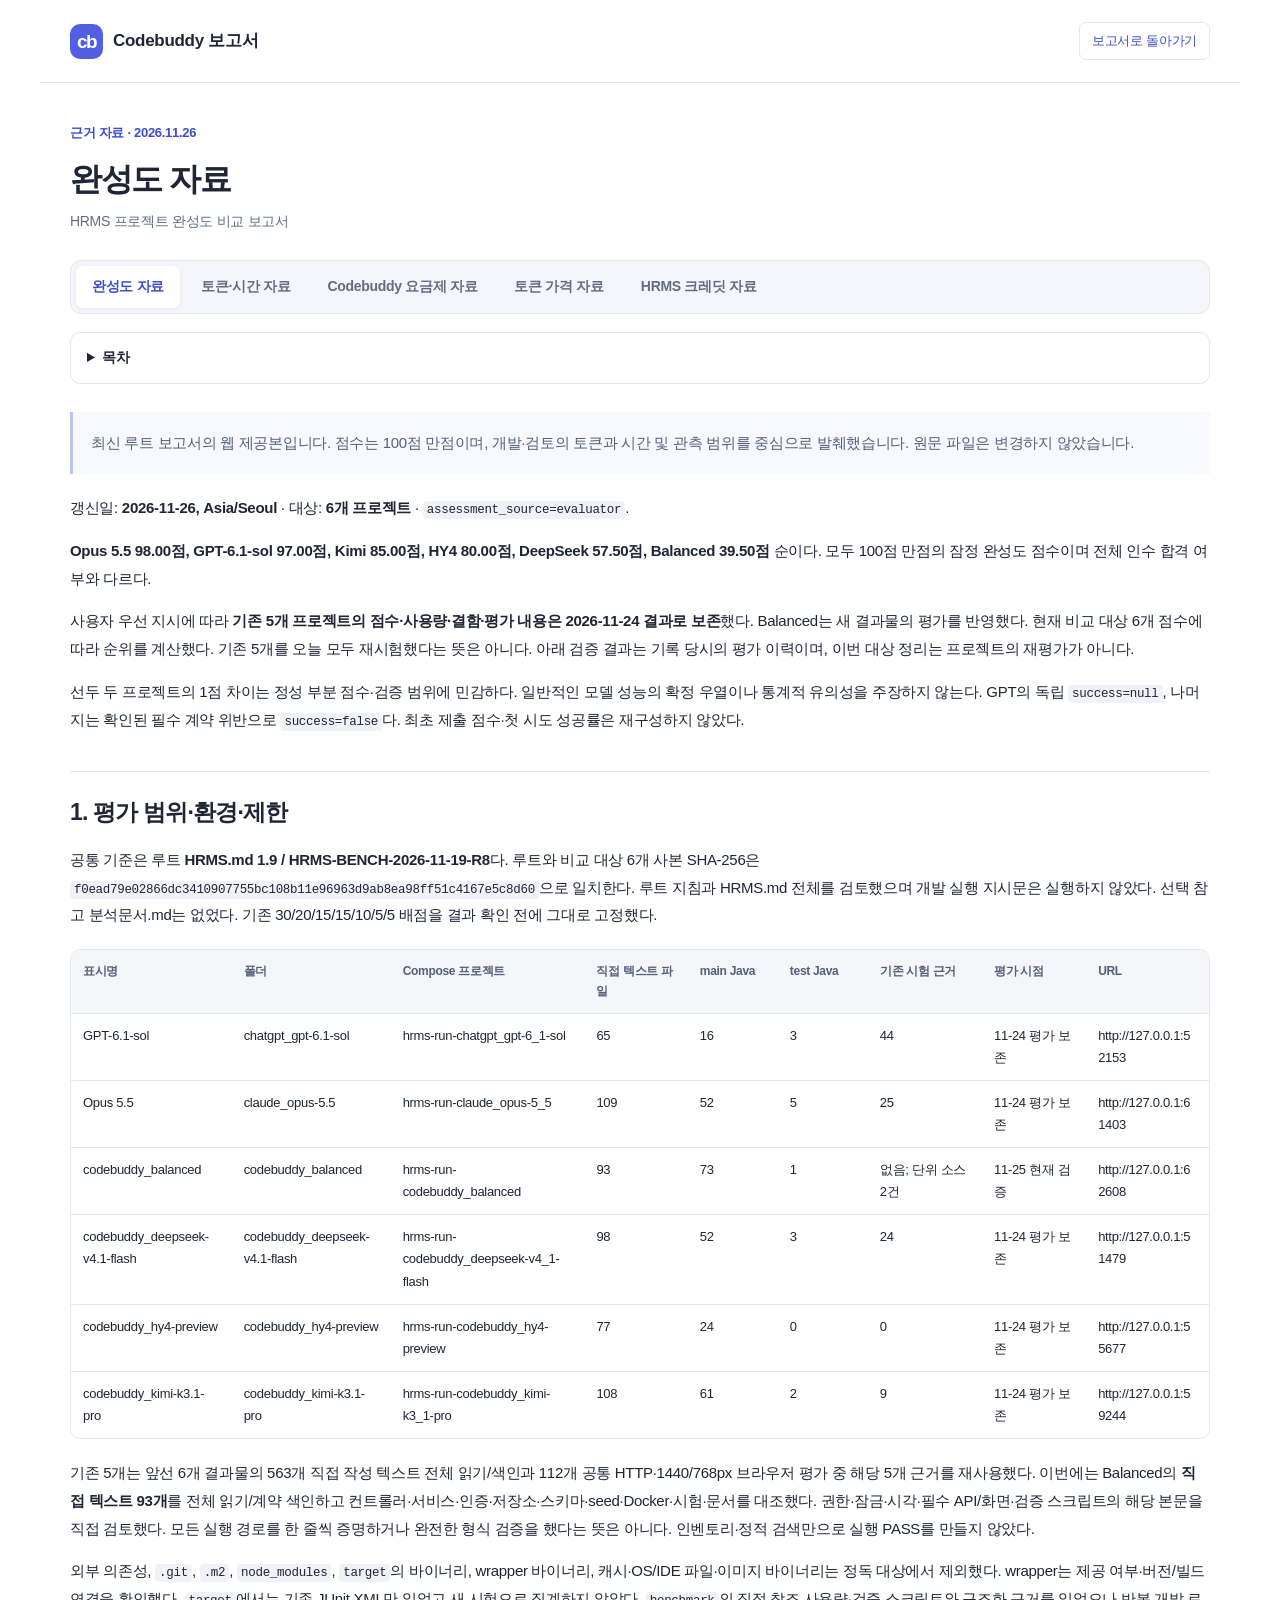
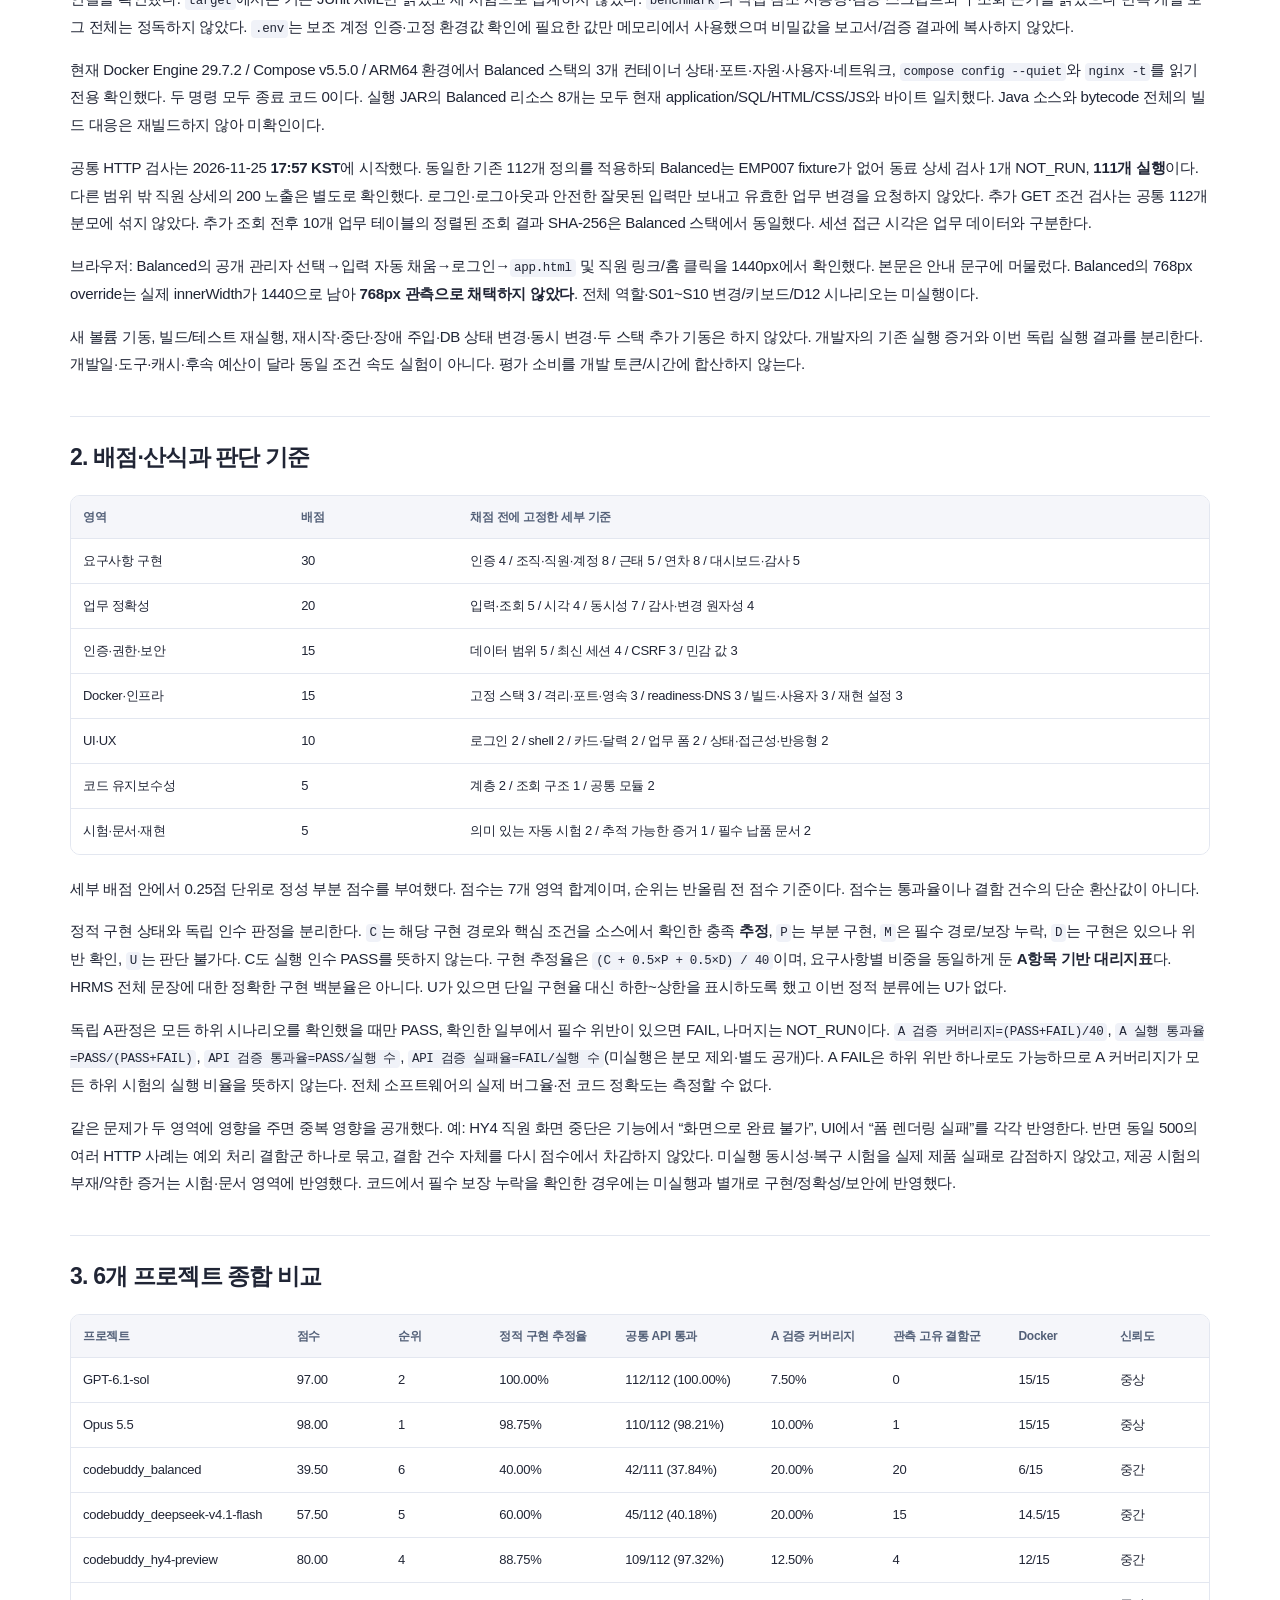
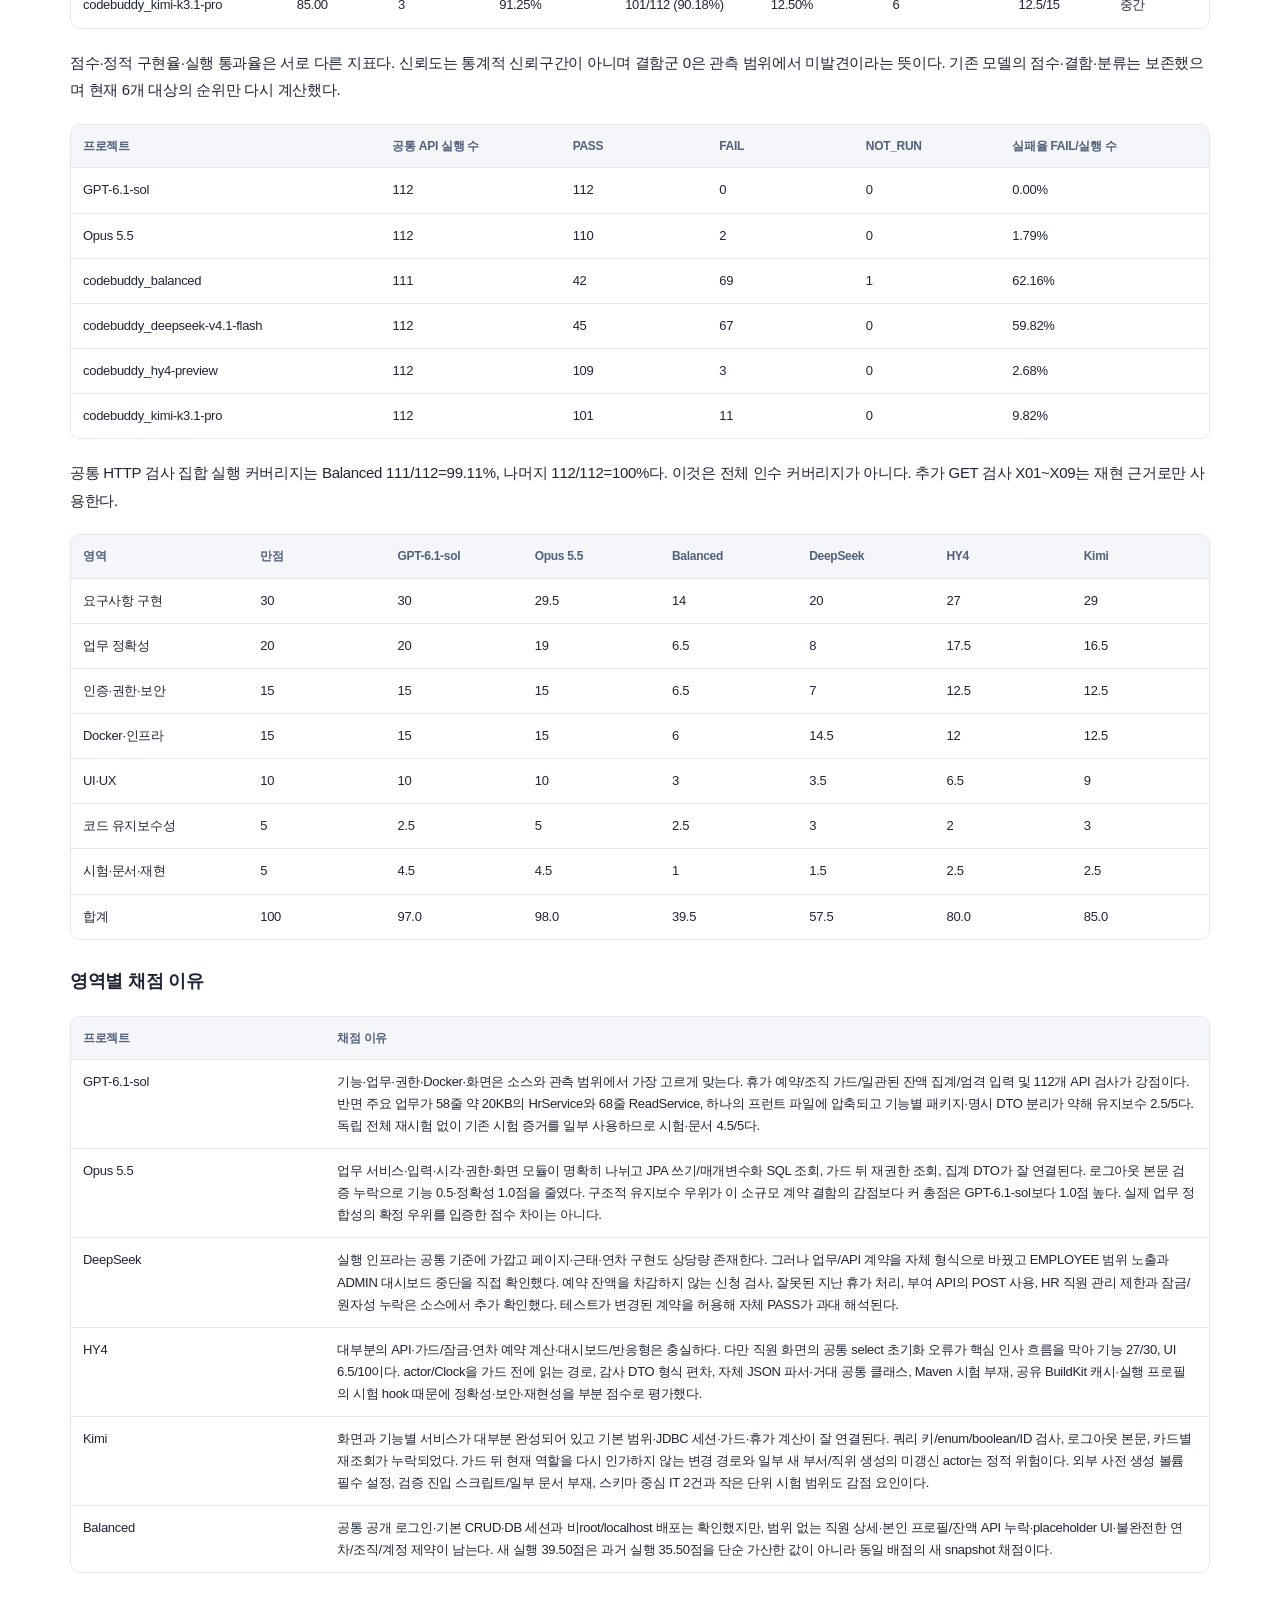
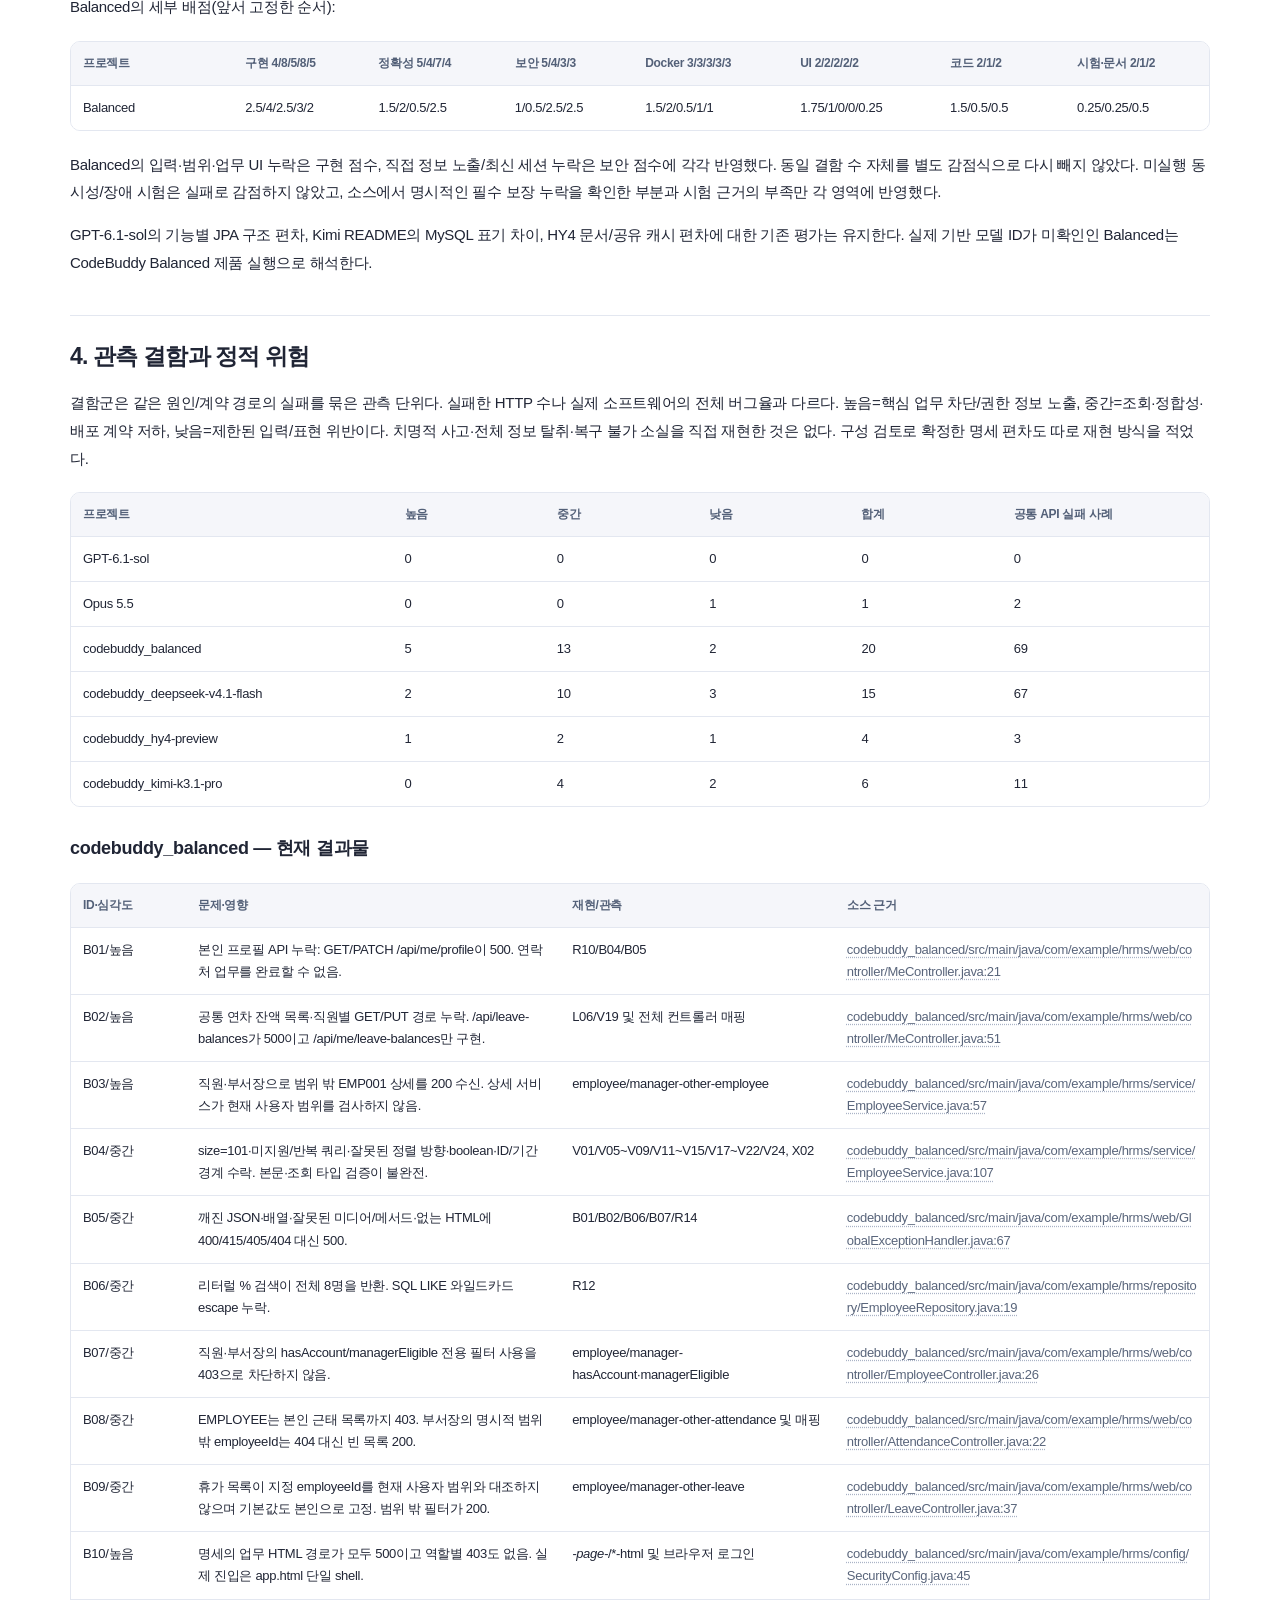
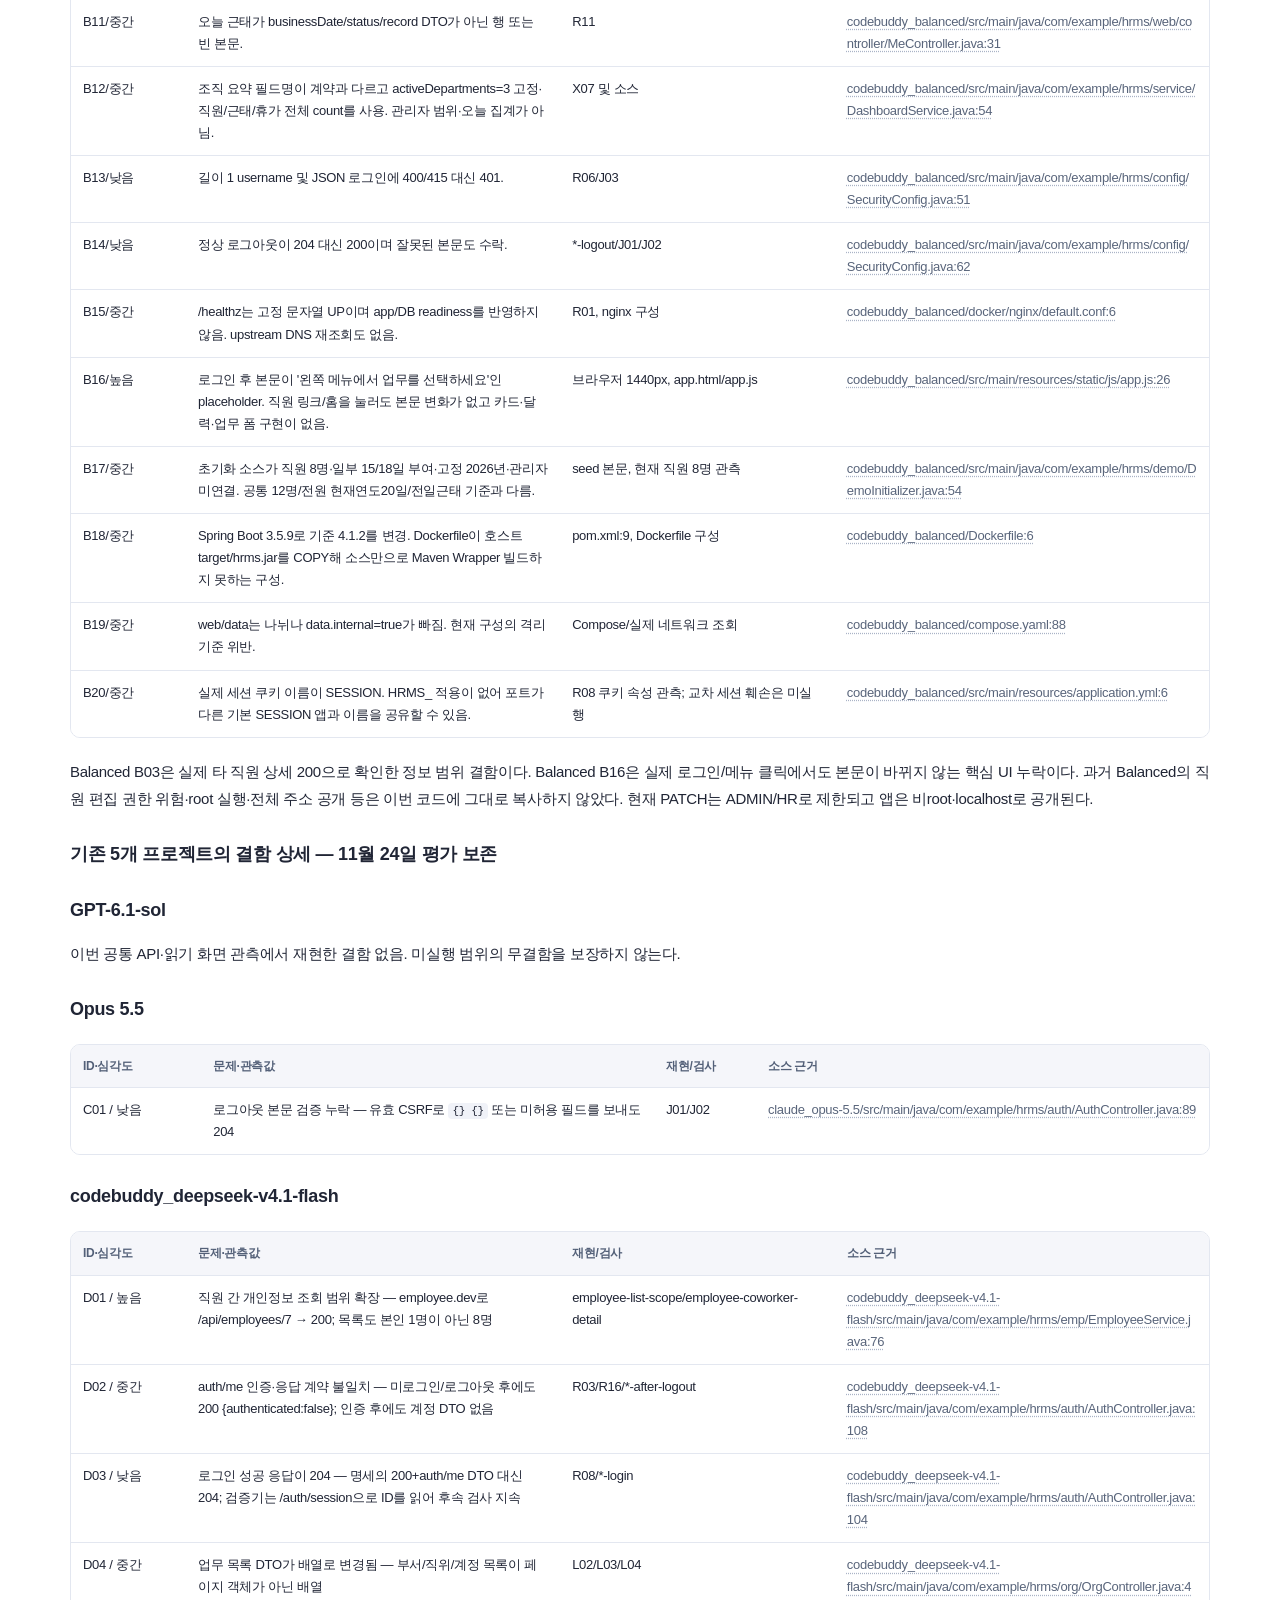
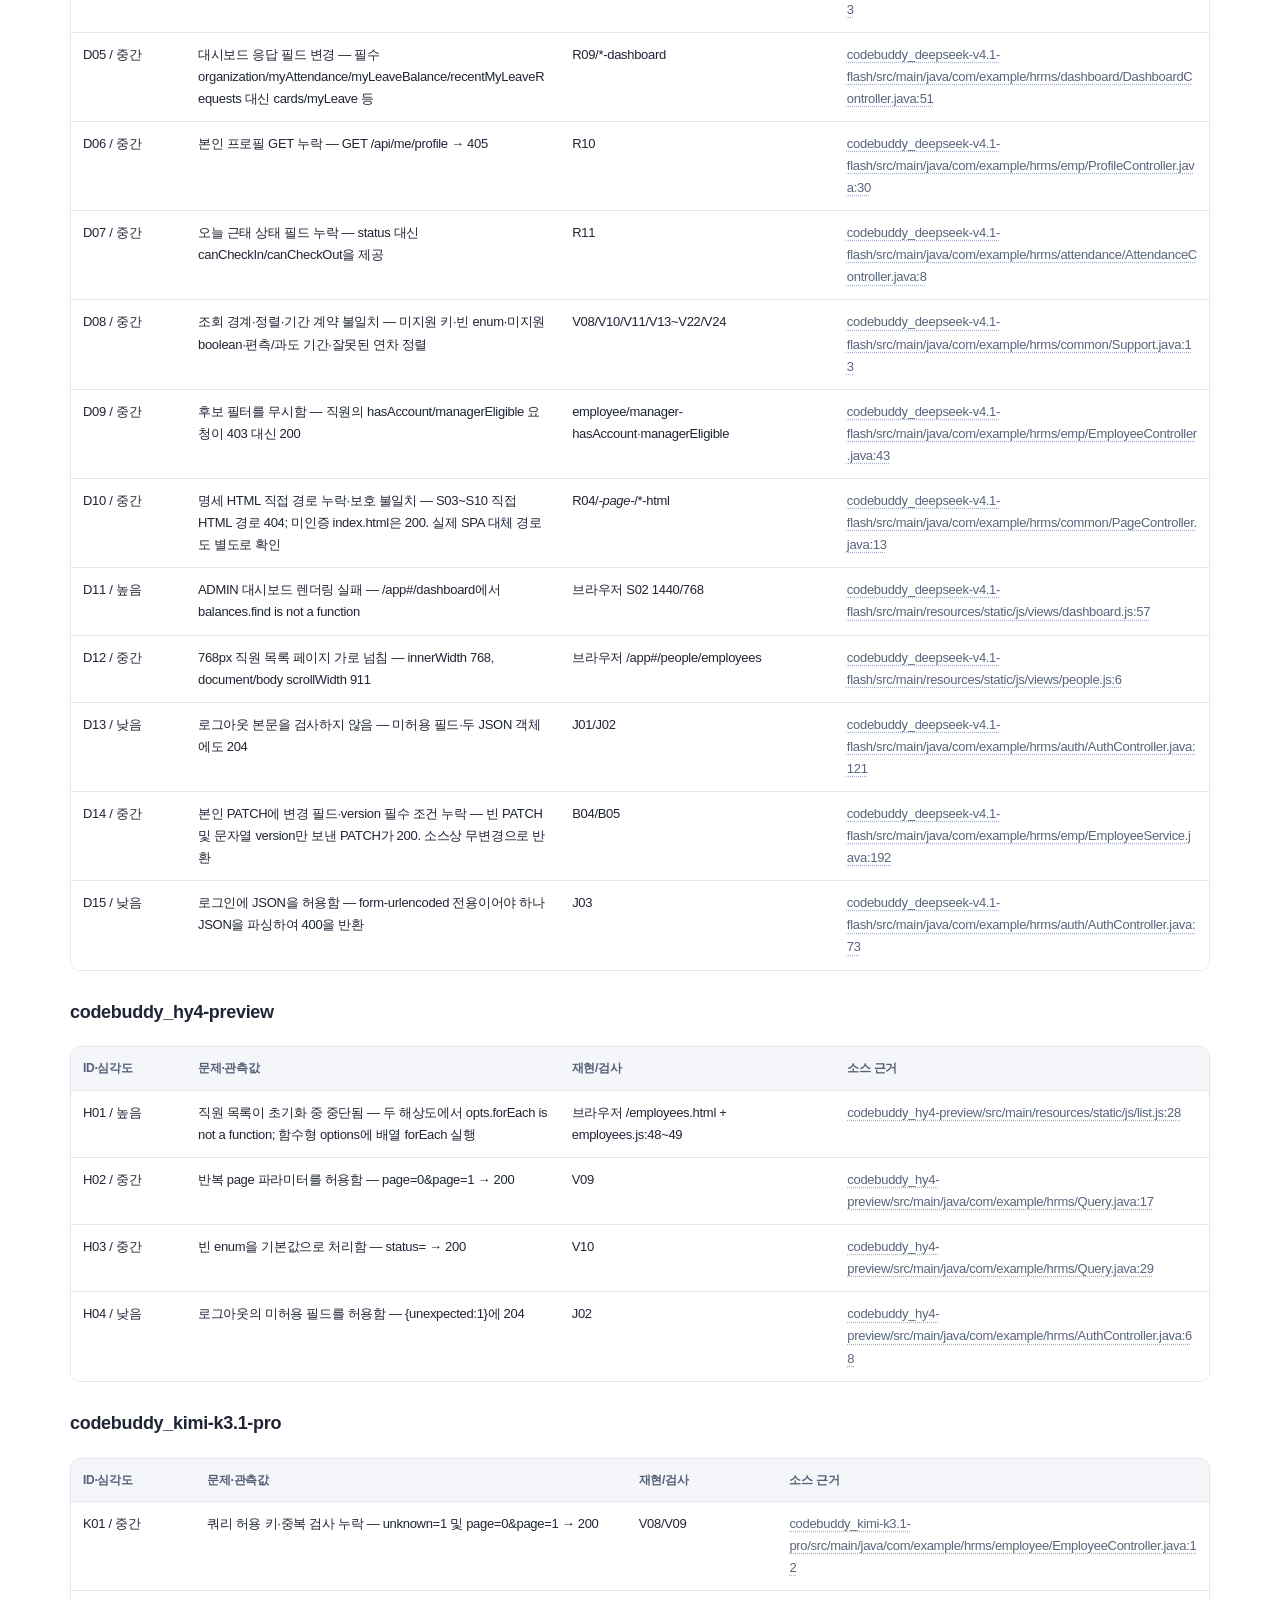
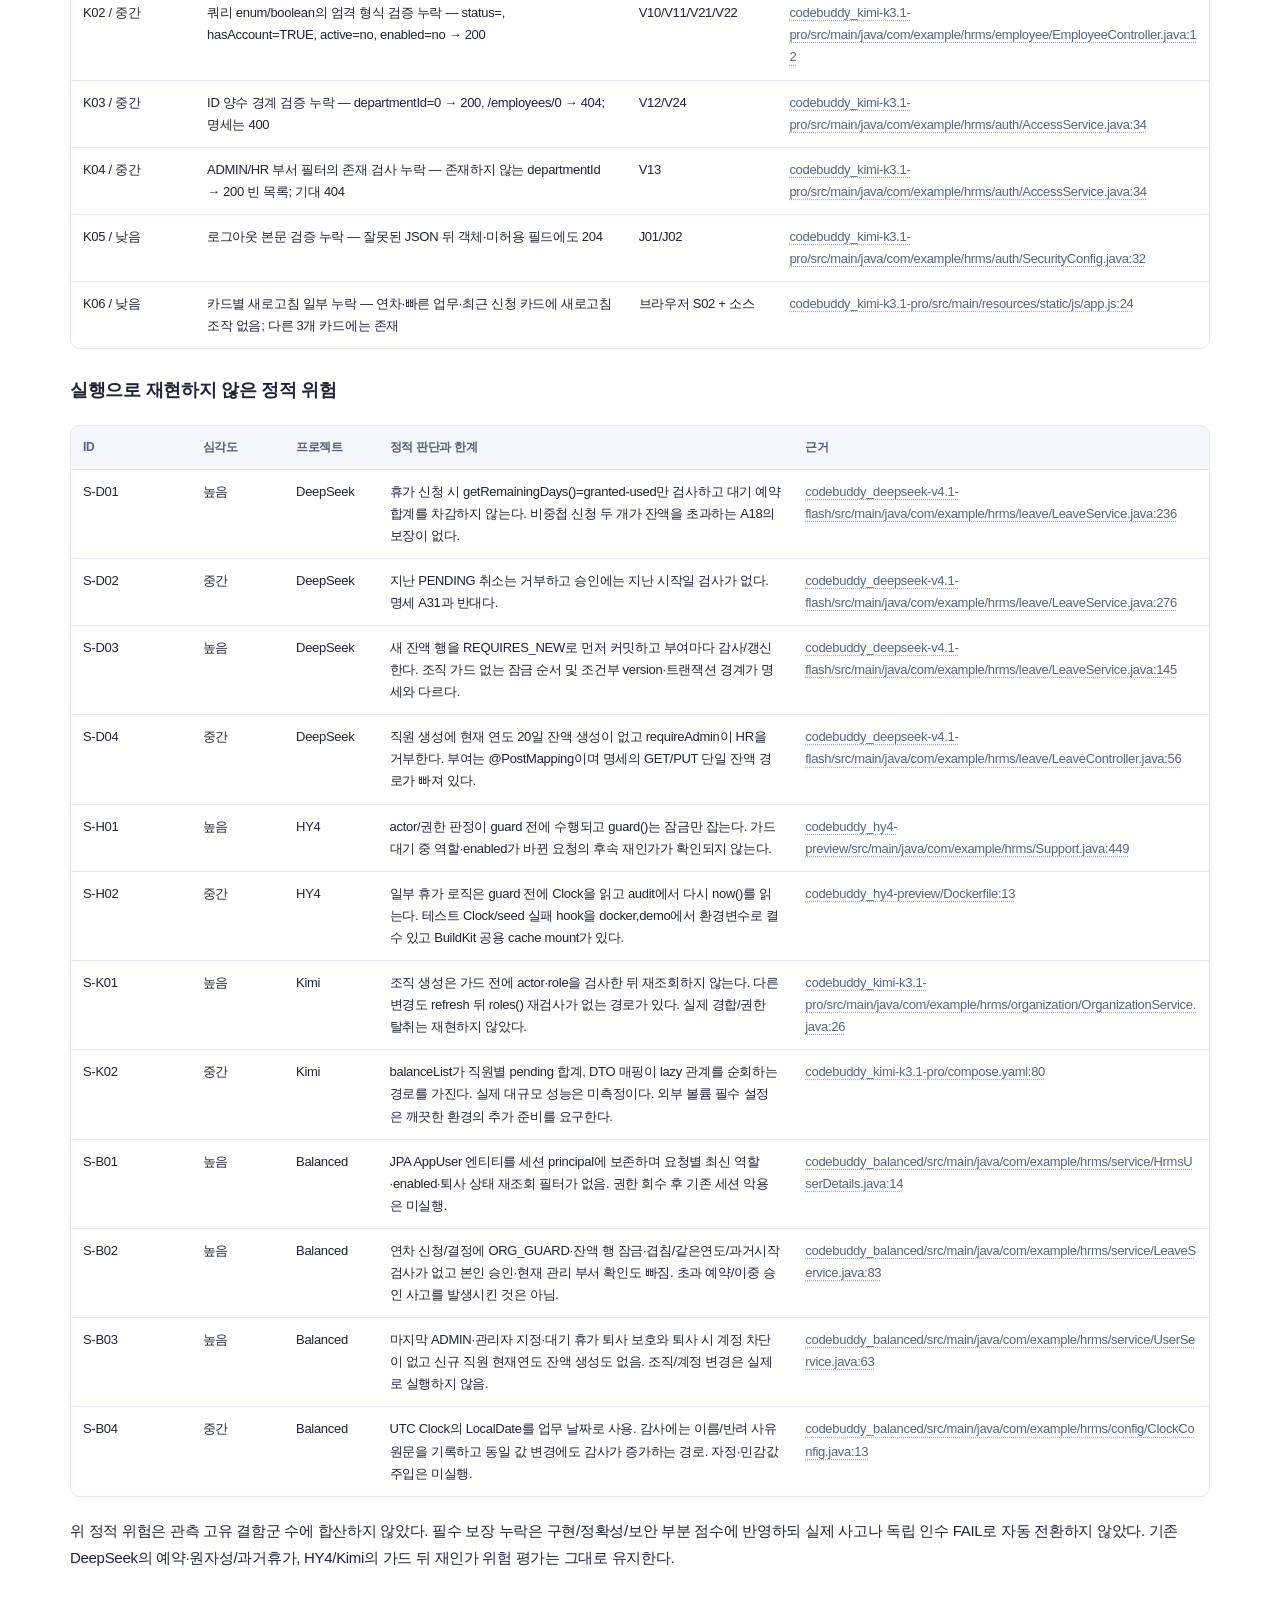
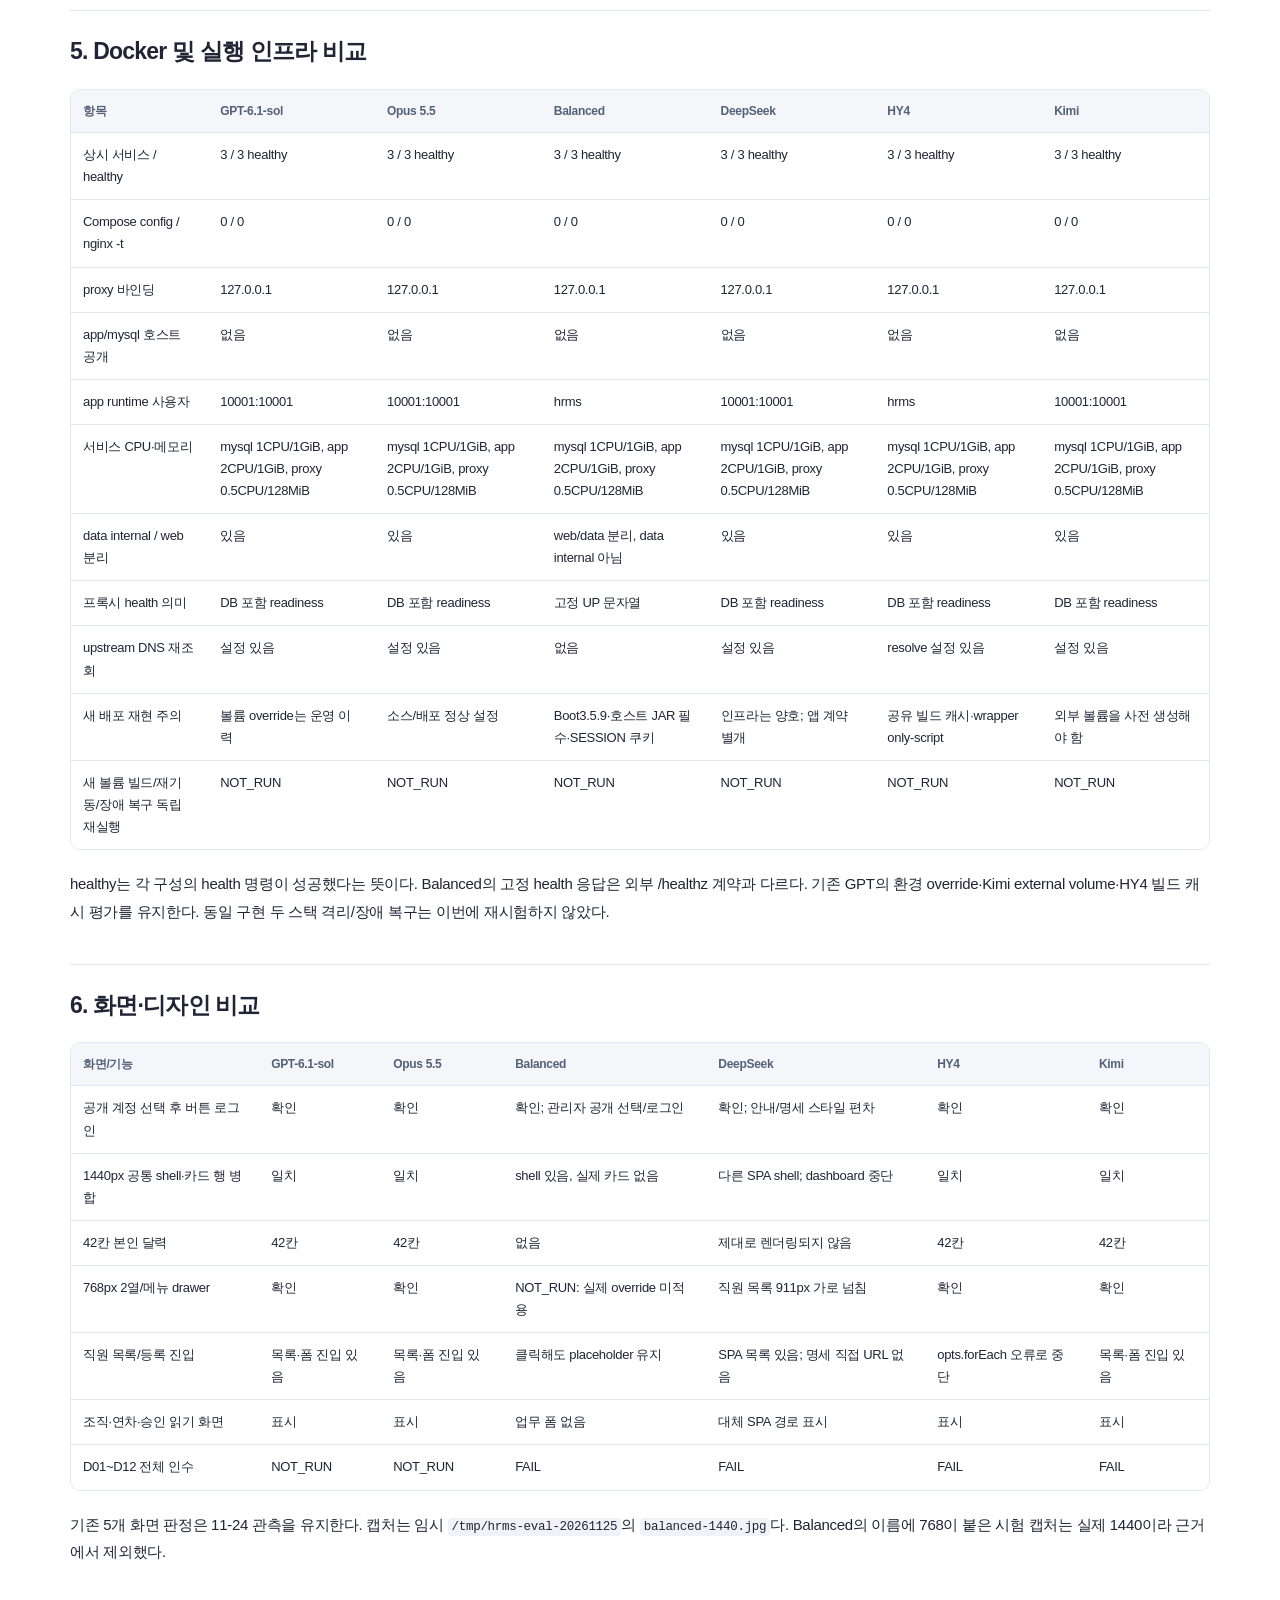
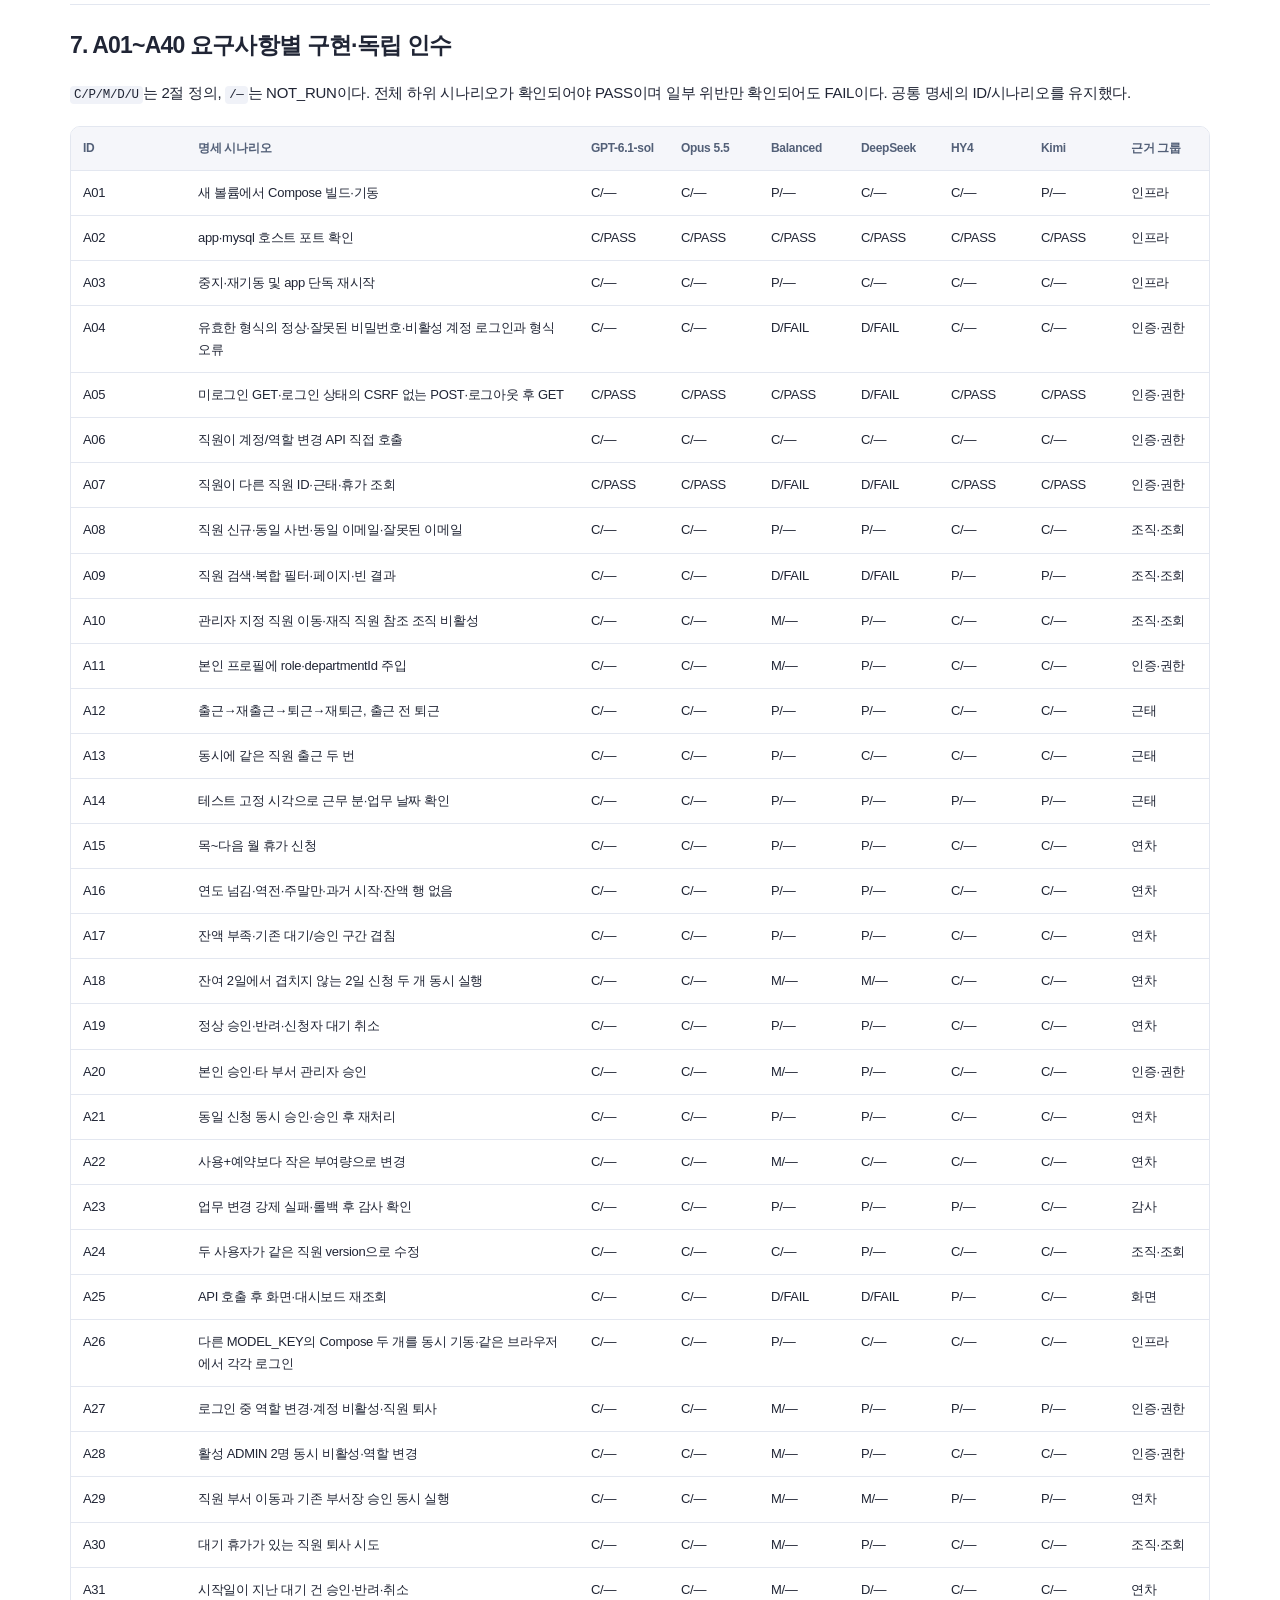
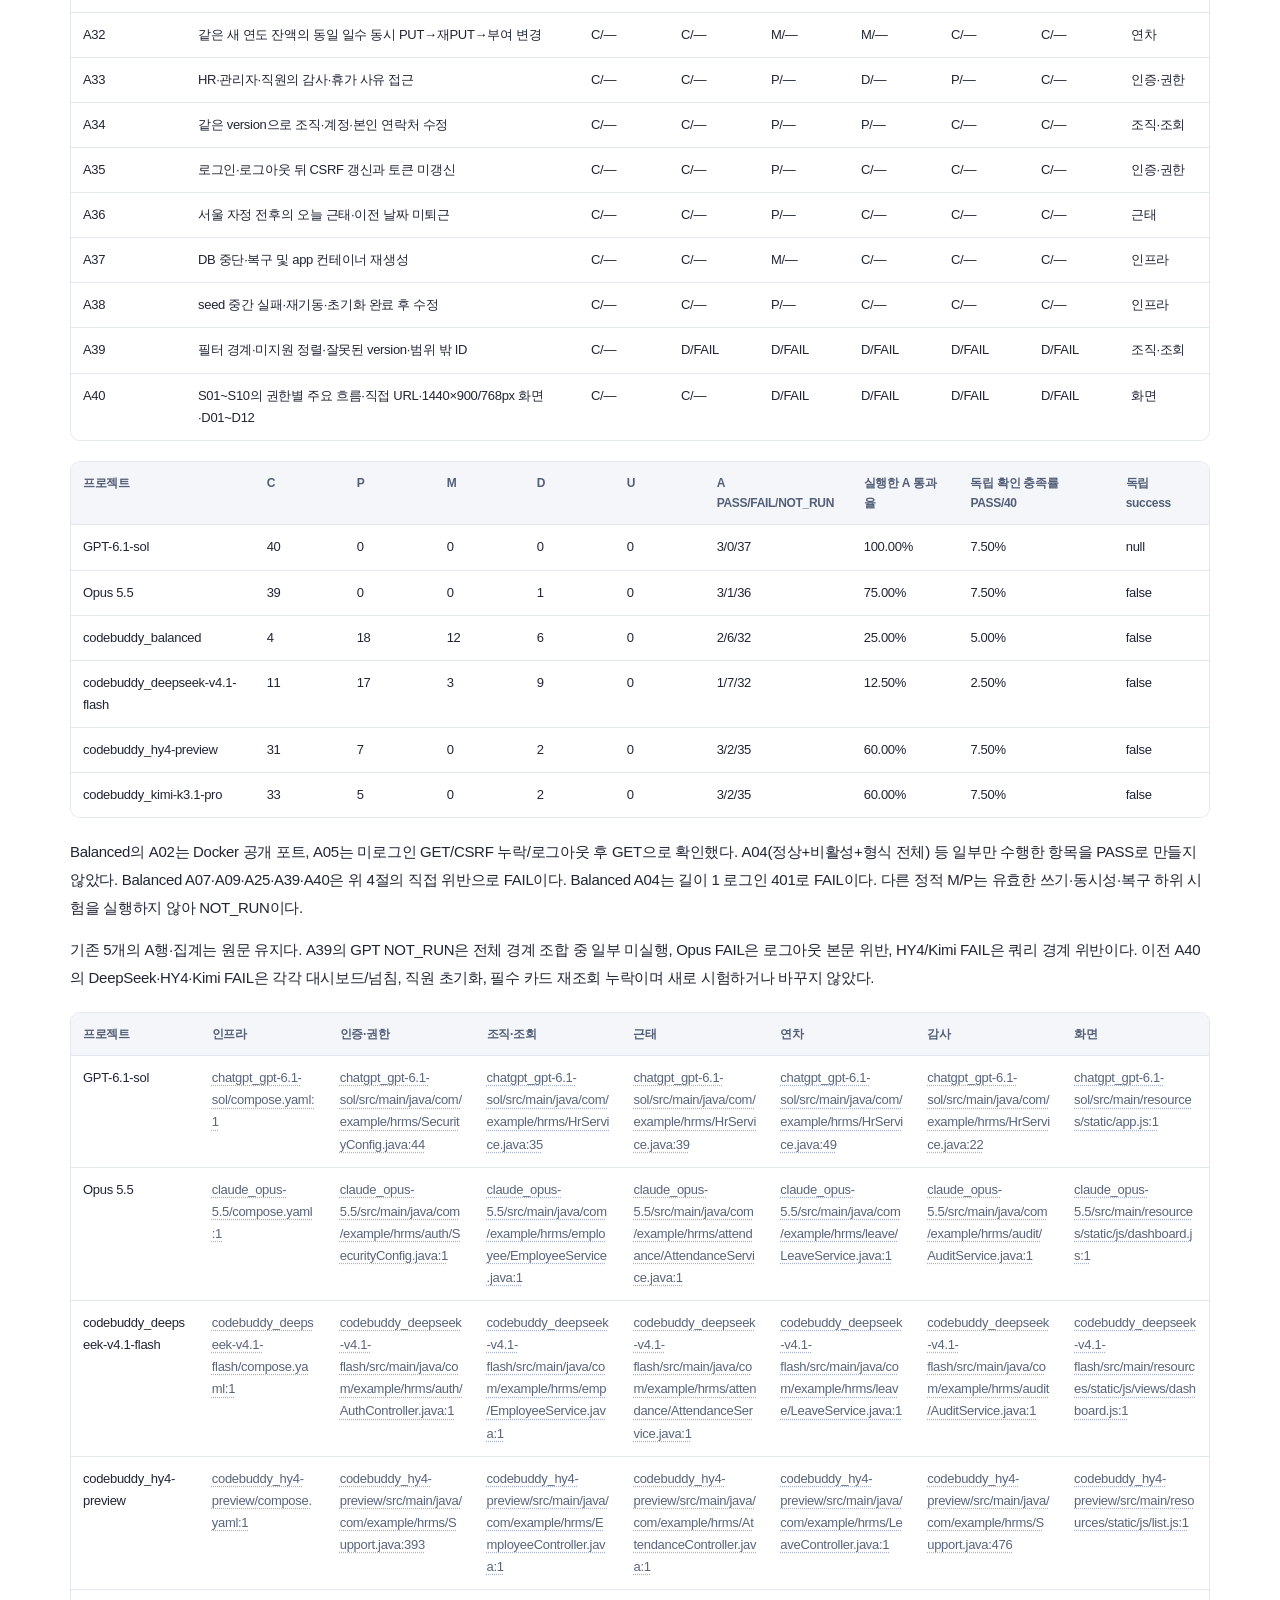
<file: sources/보고서_완성도.html>
<!doctype html>
<html lang="ko">
<head><meta charset="utf-8"><meta name="viewport" content="width=device-width,initial-scale=1"><title>완성도 자료 | Codebuddy 보고서</title><link rel="icon" href="../assets/favicon.svg" type="image/svg+xml"><link rel="stylesheet" href="document.css"></head>
<body>
<a class="skip-link" href="#document">본문으로 이동</a>
<header class="document-topbar"><a class="document-brand" href="../index.html#method"><span aria-hidden="true">cb</span>Codebuddy 보고서</a><a class="back-link" href="../index.html#method">보고서로 돌아가기</a></header>
<main id="document">
<div class="document-heading"><span class="eyebrow">근거 자료 · 2026.11.26</span><h1>완성도 자료</h1><p>HRMS 프로젝트 완성도 비교 보고서</p></div>
<nav class="document-tabs" aria-label="근거 자료 선택"><a href="보고서_완성도.html" aria-current="page">완성도 자료</a><a href="보고서_사용량.html">토큰·시간 자료</a><a href="보고서_요금제.html">Codebuddy 요금제 자료</a><a href="보고서_토큰가격.html">토큰 가격 자료</a><a href="보고서_크레딧.html">HRMS 크레딧 자료</a></nav>
<details class="document-contents"><summary>목차</summary><div class="toc">
<ul>
<li><a href="#1">1. 평가 범위·환경·제한</a></li>
<li><a href="#2">2. 배점·산식과 판단 기준</a></li>
<li><a href="#3-6">3. 6개 프로젝트 종합 비교</a></li>
<li><a href="#4">4. 관측 결함과 정적 위험</a></li>
<li><a href="#5-docker">5. Docker 및 실행 인프라 비교</a></li>
<li><a href="#6">6. 화면·디자인 비교</a></li>
<li><a href="#7-a01a40">7. A01~A40 요구사항별 구현·독립 인수</a></li>
<li><a href="#8">8. 자체 보고와 독립 검증의 차이</a></li>
<li><a href="#9">9. 순위 해석과 우선 개선</a></li>
<li><a href="#a-http-112">부록 A. 공통 HTTP 112개 검사 결과</a></li>
</ul>
</div>
</details>
<article class="document-body"><blockquote>
<p>최신 루트 보고서의 웹 제공본입니다. 점수는 100점 만점이며, 개발·검토의 토큰과 시간 및 관측 범위를 중심으로 발췌했습니다. 원문 파일은 변경하지 않았습니다.</p>
</blockquote>
<p>갱신일: <strong>2026-11-26, Asia/Seoul</strong> · 대상: <strong>6개 프로젝트</strong> · <code>assessment_source=evaluator</code>.</p>
<p><strong>Opus 5.5 98.00점, GPT-6.1-sol 97.00점, Kimi 85.00점, HY4 80.00점, DeepSeek 57.50점, Balanced 39.50점</strong> 순이다. 모두 100점 만점의 잠정 완성도 점수이며 전체 인수 합격 여부와 다르다.</p>
<p>사용자 우선 지시에 따라 <strong>기존 5개 프로젝트의 점수·사용량·결함·평가 내용은 2026-11-24 결과로 보존</strong>했다. Balanced는 새 결과물의 평가를 반영했다. 현재 비교 대상 6개 점수에 따라 순위를 계산했다. 기존 5개를 오늘 모두 재시험했다는 뜻은 아니다. 아래 검증 결과는 기록 당시의 평가 이력이며, 이번 대상 정리는 프로젝트의 재평가가 아니다.</p>
<p>선두 두 프로젝트의 1점 차이는 정성 부분 점수·검증 범위에 민감하다. 일반적인 모델 성능의 확정 우열이나 통계적 유의성을 주장하지 않는다. GPT의 독립 <code>success=null</code>, 나머지는 확인된 필수 계약 위반으로 <code>success=false</code>다. 최초 제출 점수·첫 시도 성공률은 재구성하지 않았다.</p>
<h2 id="1">1. 평가 범위·환경·제한</h2>
<p>공통 기준은 루트 <strong>HRMS.md 1.9 / HRMS-BENCH-2026-11-19-R8</strong>다. 루트와 비교 대상 6개 사본 SHA-256은 <code>f0ead79e02866dc3410907755bc108b11e96963d9ab8ea98ff51c4167e5c8d60</code>으로 일치한다. 루트 지침과 HRMS.md 전체를 검토했으며 개발 실행 지시문은 실행하지 않았다. 선택 참고 분석문서.md는 없었다. 기존 30/20/15/15/10/5/5 배점을 결과 확인 전에 그대로 고정했다.</p>
<div class="document-table" tabindex="0" role="region" aria-label="자료 표, 가로 스크롤"><table>
<thead>
<tr>
<th scope="col">표시명</th>
<th scope="col">폴더</th>
<th scope="col">Compose 프로젝트</th>
<th scope="col">직접 텍스트 파일</th>
<th scope="col">main Java</th>
<th scope="col">test Java</th>
<th scope="col">기존 시험 근거</th>
<th scope="col">평가 시점</th>
<th scope="col">URL</th>
</tr>
</thead>
<tbody>
<tr>
<td>GPT-6.1-sol</td>
<td>chatgpt_gpt-6.1-sol</td>
<td>hrms-run-chatgpt_gpt-6_1-sol</td>
<td>65</td>
<td>16</td>
<td>3</td>
<td>44</td>
<td>11-24 평가 보존</td>
<td>http://127.0.0.1:52153</td>
</tr>
<tr>
<td>Opus 5.5</td>
<td>claude_opus-5.5</td>
<td>hrms-run-claude_opus-5_5</td>
<td>109</td>
<td>52</td>
<td>5</td>
<td>25</td>
<td>11-24 평가 보존</td>
<td>http://127.0.0.1:61403</td>
</tr>
<tr>
<td>codebuddy_balanced</td>
<td>codebuddy_balanced</td>
<td>hrms-run-codebuddy_balanced</td>
<td>93</td>
<td>73</td>
<td>1</td>
<td>없음; 단위 소스2건</td>
<td>11-25 현재 검증</td>
<td>http://127.0.0.1:62608</td>
</tr>
<tr>
<td>codebuddy_deepseek-v4.1-flash</td>
<td>codebuddy_deepseek-v4.1-flash</td>
<td>hrms-run-codebuddy_deepseek-v4_1-flash</td>
<td>98</td>
<td>52</td>
<td>3</td>
<td>24</td>
<td>11-24 평가 보존</td>
<td>http://127.0.0.1:51479</td>
</tr>
<tr>
<td>codebuddy_hy4-preview</td>
<td>codebuddy_hy4-preview</td>
<td>hrms-run-codebuddy_hy4-preview</td>
<td>77</td>
<td>24</td>
<td>0</td>
<td>0</td>
<td>11-24 평가 보존</td>
<td>http://127.0.0.1:55677</td>
</tr>
<tr>
<td>codebuddy_kimi-k3.1-pro</td>
<td>codebuddy_kimi-k3.1-pro</td>
<td>hrms-run-codebuddy_kimi-k3_1-pro</td>
<td>108</td>
<td>61</td>
<td>2</td>
<td>9</td>
<td>11-24 평가 보존</td>
<td>http://127.0.0.1:59244</td>
</tr>
</tbody>
</table></div>
<p>기존 5개는 앞선 6개 결과물의 563개 직접 작성 텍스트 전체 읽기/색인과 112개 공통 HTTP·1440/768px 브라우저 평가 중 해당 5개 근거를 재사용했다. 이번에는 Balanced의 <strong>직접 텍스트 93개</strong>를 전체 읽기/계약 색인하고 컨트롤러·서비스·인증·저장소·스키마·seed·Docker·시험·문서를 대조했다. 권한·잠금·시각·필수 API/화면·검증 스크립트의 해당 본문을 직접 검토했다. 모든 실행 경로를 한 줄씩 증명하거나 완전한 형식 검증을 했다는 뜻은 아니다. 인벤토리·정적 검색만으로 실행 PASS를 만들지 않았다.</p>
<p>외부 의존성, <code>.git</code>, <code>.m2</code>, <code>node_modules</code>, <code>target</code>의 바이너리, wrapper 바이너리, 캐시·OS/IDE 파일·이미지 바이너리는 정독 대상에서 제외했다. wrapper는 제공 여부·버전/빌드 연결을 확인했다. <code>target</code>에서는 기존 JUnit XML만 읽었고 새 시험으로 집계하지 않았다. <code>benchmark</code>의 직접 참조 사용량·검증 스크립트와 구조화 근거를 읽었으나 반복 개발 로그 전체는 정독하지 않았다. <code>.env</code>는 보조 계정 인증·고정 환경값 확인에 필요한 값만 메모리에서 사용했으며 비밀값을 보고서/검증 결과에 복사하지 않았다.</p>
<p>현재 Docker Engine 29.7.2 / Compose v5.5.0 / ARM64 환경에서 Balanced 스택의 3개 컨테이너 상태·포트·자원·사용자·네트워크, <code>compose config --quiet</code>와 <code>nginx -t</code>를 읽기 전용 확인했다. 두 명령 모두 종료 코드 0이다. 실행 JAR의 Balanced 리소스 8개는 모두 현재 application/SQL/HTML/CSS/JS와 바이트 일치했다. Java 소스와 bytecode 전체의 빌드 대응은 재빌드하지 않아 미확인이다.</p>
<p>공통 HTTP 검사는 2026-11-25 <strong>17:57 KST</strong>에 시작했다. 동일한 기존 112개 정의를 적용하되 Balanced는 EMP007 fixture가 없어 동료 상세 검사 1개 NOT_RUN, <strong>111개 실행</strong>이다. 다른 범위 밖 직원 상세의 200 노출은 별도로 확인했다. 로그인·로그아웃과 안전한 잘못된 입력만 보내고 유효한 업무 변경을 요청하지 않았다. 추가 GET 조건 검사는 공통 112개 분모에 섞지 않았다. 추가 조회 전후 10개 업무 테이블의 정렬된 조회 결과 SHA-256은 Balanced 스택에서 동일했다. 세션 접근 시각은 업무 데이터와 구분한다.</p>
<p>브라우저: Balanced의 공개 관리자 선택→입력 자동 채움→로그인→<code>app.html</code> 및 직원 링크/홈 클릭을 1440px에서 확인했다. 본문은 안내 문구에 머물렀다. Balanced의 768px override는 실제 innerWidth가 1440으로 남아 <strong>768px 관측으로 채택하지 않았다</strong>. 전체 역할·S01~S10 변경/키보드/D12 시나리오는 미실행이다.</p>
<p>새 볼륨 기동, 빌드/테스트 재실행, 재시작·중단·장애 주입·DB 상태 변경·동시 변경·두 스택 추가 기동은 하지 않았다. 개발자의 기존 실행 증거와 이번 독립 실행 결과를 분리한다. 개발일·도구·캐시·후속 예산이 달라 동일 조건 속도 실험이 아니다. 평가 소비를 개발 토큰/시간에 합산하지 않는다.</p>
<h2 id="2">2. 배점·산식과 판단 기준</h2>
<div class="document-table" tabindex="0" role="region" aria-label="자료 표, 가로 스크롤"><table>
<thead>
<tr>
<th scope="col">영역</th>
<th scope="col">배점</th>
<th scope="col">채점 전에 고정한 세부 기준</th>
</tr>
</thead>
<tbody>
<tr>
<td>요구사항 구현</td>
<td>30</td>
<td>인증 4 / 조직·직원·계정 8 / 근태 5 / 연차 8 / 대시보드·감사 5</td>
</tr>
<tr>
<td>업무 정확성</td>
<td>20</td>
<td>입력·조회 5 / 시각 4 / 동시성 7 / 감사·변경 원자성 4</td>
</tr>
<tr>
<td>인증·권한·보안</td>
<td>15</td>
<td>데이터 범위 5 / 최신 세션 4 / CSRF 3 / 민감 값 3</td>
</tr>
<tr>
<td>Docker·인프라</td>
<td>15</td>
<td>고정 스택 3 / 격리·포트·영속 3 / readiness·DNS 3 / 빌드·사용자 3 / 재현 설정 3</td>
</tr>
<tr>
<td>UI·UX</td>
<td>10</td>
<td>로그인 2 / shell 2 / 카드·달력 2 / 업무 폼 2 / 상태·접근성·반응형 2</td>
</tr>
<tr>
<td>코드 유지보수성</td>
<td>5</td>
<td>계층 2 / 조회 구조 1 / 공통 모듈 2</td>
</tr>
<tr>
<td>시험·문서·재현</td>
<td>5</td>
<td>의미 있는 자동 시험 2 / 추적 가능한 증거 1 / 필수 납품 문서 2</td>
</tr>
</tbody>
</table></div>
<p>세부 배점 안에서 0.25점 단위로 정성 부분 점수를 부여했다. 점수는 7개 영역 합계이며, 순위는 반올림 전 점수 기준이다. 점수는 통과율이나 결함 건수의 단순 환산값이 아니다.</p>
<p>정적 구현 상태와 독립 인수 판정을 분리한다. <code>C</code>는 해당 구현 경로와 핵심 조건을 소스에서 확인한 충족 <strong>추정</strong>, <code>P</code>는 부분 구현, <code>M</code>은 필수 경로/보장 누락, <code>D</code>는 구현은 있으나 위반 확인, <code>U</code>는 판단 불가다. C도 실행 인수 PASS를 뜻하지 않는다. 구현 추정율은 <code>(C + 0.5×P + 0.5×D) / 40</code>이며, 요구사항별 비중을 동일하게 둔 <strong>A항목 기반 대리지표</strong>다. HRMS 전체 문장에 대한 정확한 구현 백분율은 아니다. U가 있으면 단일 구현율 대신 하한~상한을 표시하도록 했고 이번 정적 분류에는 U가 없다.</p>
<p>독립 A판정은 모든 하위 시나리오를 확인했을 때만 PASS, 확인한 일부에서 필수 위반이 있으면 FAIL, 나머지는 NOT_RUN이다. <code>A 검증 커버리지=(PASS+FAIL)/40</code>, <code>A 실행 통과율=PASS/(PASS+FAIL)</code>, <code>API 검증 통과율=PASS/실행 수</code>, <code>API 검증 실패율=FAIL/실행 수</code>(미실행은 분모 제외·별도 공개)다. A FAIL은 하위 위반 하나로도 가능하므로 A 커버리지가 모든 하위 시험의 실행 비율을 뜻하지 않는다. 전체 소프트웨어의 실제 버그율·전 코드 정확도는 측정할 수 없다.</p>
<p>같은 문제가 두 영역에 영향을 주면 중복 영향을 공개했다. 예: HY4 직원 화면 중단은 기능에서 “화면으로 완료 불가”, UI에서 “폼 렌더링 실패”를 각각 반영한다. 반면 동일 500의 여러 HTTP 사례는 예외 처리 결함군 하나로 묶고, 결함 건수 자체를 다시 점수에서 차감하지 않았다. 미실행 동시성·복구 시험을 실제 제품 실패로 감점하지 않았고, 제공 시험의 부재/약한 증거는 시험·문서 영역에 반영했다. 코드에서 필수 보장 누락을 확인한 경우에는 미실행과 별개로 구현/정확성/보안에 반영했다.</p>
<h2 id="3-6">3. 6개 프로젝트 종합 비교</h2>
<div class="document-table" tabindex="0" role="region" aria-label="자료 표, 가로 스크롤"><table>
<thead>
<tr>
<th scope="col">프로젝트</th>
<th scope="col">점수</th>
<th scope="col">순위</th>
<th scope="col">정적 구현 추정율</th>
<th scope="col">공통 API 통과</th>
<th scope="col">A 검증 커버리지</th>
<th scope="col">관측 고유 결함군</th>
<th scope="col">Docker</th>
<th scope="col">신뢰도</th>
</tr>
</thead>
<tbody>
<tr>
<td>GPT-6.1-sol</td>
<td>97.00</td>
<td>2</td>
<td>100.00%</td>
<td>112/112 (100.00%)</td>
<td>7.50%</td>
<td>0</td>
<td>15/15</td>
<td>중상</td>
</tr>
<tr>
<td>Opus 5.5</td>
<td>98.00</td>
<td>1</td>
<td>98.75%</td>
<td>110/112 (98.21%)</td>
<td>10.00%</td>
<td>1</td>
<td>15/15</td>
<td>중상</td>
</tr>
<tr>
<td>codebuddy_balanced</td>
<td>39.50</td>
<td>6</td>
<td>40.00%</td>
<td>42/111 (37.84%)</td>
<td>20.00%</td>
<td>20</td>
<td>6/15</td>
<td>중간</td>
</tr>
<tr>
<td>codebuddy_deepseek-v4.1-flash</td>
<td>57.50</td>
<td>5</td>
<td>60.00%</td>
<td>45/112 (40.18%)</td>
<td>20.00%</td>
<td>15</td>
<td>14.5/15</td>
<td>중간</td>
</tr>
<tr>
<td>codebuddy_hy4-preview</td>
<td>80.00</td>
<td>4</td>
<td>88.75%</td>
<td>109/112 (97.32%)</td>
<td>12.50%</td>
<td>4</td>
<td>12/15</td>
<td>중간</td>
</tr>
<tr>
<td>codebuddy_kimi-k3.1-pro</td>
<td>85.00</td>
<td>3</td>
<td>91.25%</td>
<td>101/112 (90.18%)</td>
<td>12.50%</td>
<td>6</td>
<td>12.5/15</td>
<td>중간</td>
</tr>
</tbody>
</table></div>
<p>점수·정적 구현율·실행 통과율은 서로 다른 지표다. 신뢰도는 통계적 신뢰구간이 아니며 결함군 0은 관측 범위에서 미발견이라는 뜻이다. 기존 모델의 점수·결함·분류는 보존했으며 현재 6개 대상의 순위만 다시 계산했다.</p>
<div class="document-table" tabindex="0" role="region" aria-label="자료 표, 가로 스크롤"><table>
<thead>
<tr>
<th scope="col">프로젝트</th>
<th scope="col">공통 API 실행 수</th>
<th scope="col">PASS</th>
<th scope="col">FAIL</th>
<th scope="col">NOT_RUN</th>
<th scope="col">실패율 FAIL/실행 수</th>
</tr>
</thead>
<tbody>
<tr>
<td>GPT-6.1-sol</td>
<td>112</td>
<td>112</td>
<td>0</td>
<td>0</td>
<td>0.00%</td>
</tr>
<tr>
<td>Opus 5.5</td>
<td>112</td>
<td>110</td>
<td>2</td>
<td>0</td>
<td>1.79%</td>
</tr>
<tr>
<td>codebuddy_balanced</td>
<td>111</td>
<td>42</td>
<td>69</td>
<td>1</td>
<td>62.16%</td>
</tr>
<tr>
<td>codebuddy_deepseek-v4.1-flash</td>
<td>112</td>
<td>45</td>
<td>67</td>
<td>0</td>
<td>59.82%</td>
</tr>
<tr>
<td>codebuddy_hy4-preview</td>
<td>112</td>
<td>109</td>
<td>3</td>
<td>0</td>
<td>2.68%</td>
</tr>
<tr>
<td>codebuddy_kimi-k3.1-pro</td>
<td>112</td>
<td>101</td>
<td>11</td>
<td>0</td>
<td>9.82%</td>
</tr>
</tbody>
</table></div>
<p>공통 HTTP 검사 집합 실행 커버리지는 Balanced 111/112=99.11%, 나머지 112/112=100%다. 이것은 전체 인수 커버리지가 아니다. 추가 GET 검사 X01~X09는 재현 근거로만 사용한다.</p>
<div class="document-table" tabindex="0" role="region" aria-label="자료 표, 가로 스크롤"><table>
<thead>
<tr>
<th scope="col">영역</th>
<th scope="col">만점</th>
<th scope="col">GPT-6.1-sol</th>
<th scope="col">Opus 5.5</th>
<th scope="col">Balanced</th>
<th scope="col">DeepSeek</th>
<th scope="col">HY4</th>
<th scope="col">Kimi</th>
</tr>
</thead>
<tbody>
<tr>
<td>요구사항 구현</td>
<td>30</td>
<td>30</td>
<td>29.5</td>
<td>14</td>
<td>20</td>
<td>27</td>
<td>29</td>
</tr>
<tr>
<td>업무 정확성</td>
<td>20</td>
<td>20</td>
<td>19</td>
<td>6.5</td>
<td>8</td>
<td>17.5</td>
<td>16.5</td>
</tr>
<tr>
<td>인증·권한·보안</td>
<td>15</td>
<td>15</td>
<td>15</td>
<td>6.5</td>
<td>7</td>
<td>12.5</td>
<td>12.5</td>
</tr>
<tr>
<td>Docker·인프라</td>
<td>15</td>
<td>15</td>
<td>15</td>
<td>6</td>
<td>14.5</td>
<td>12</td>
<td>12.5</td>
</tr>
<tr>
<td>UI·UX</td>
<td>10</td>
<td>10</td>
<td>10</td>
<td>3</td>
<td>3.5</td>
<td>6.5</td>
<td>9</td>
</tr>
<tr>
<td>코드 유지보수성</td>
<td>5</td>
<td>2.5</td>
<td>5</td>
<td>2.5</td>
<td>3</td>
<td>2</td>
<td>3</td>
</tr>
<tr>
<td>시험·문서·재현</td>
<td>5</td>
<td>4.5</td>
<td>4.5</td>
<td>1</td>
<td>1.5</td>
<td>2.5</td>
<td>2.5</td>
</tr>
<tr>
<td>합계</td>
<td>100</td>
<td>97.0</td>
<td>98.0</td>
<td>39.5</td>
<td>57.5</td>
<td>80.0</td>
<td>85.0</td>
</tr>
</tbody>
</table></div>
<h3 id="_1">영역별 채점 이유</h3>
<div class="document-table" tabindex="0" role="region" aria-label="자료 표, 가로 스크롤"><table>
<thead>
<tr>
<th scope="col">프로젝트</th>
<th scope="col">채점 이유</th>
</tr>
</thead>
<tbody>
<tr>
<td>GPT-6.1-sol</td>
<td>기능·업무·권한·Docker·화면은 소스와 관측 범위에서 가장 고르게 맞는다. 휴가 예약/조직 가드/일관된 잔액 집계/엄격 입력 및 112개 API 검사가 강점이다. 반면 주요 업무가 58줄 약 20KB의 HrService와 68줄 ReadService, 하나의 프런트 파일에 압축되고 기능별 패키지·명시 DTO 분리가 약해 유지보수 2.5/5다. 독립 전체 재시험 없이 기존 시험 증거를 일부 사용하므로 시험·문서 4.5/5다.</td>
</tr>
<tr>
<td>Opus 5.5</td>
<td>업무 서비스·입력·시각·권한·화면 모듈이 명확히 나뉘고 JPA 쓰기/매개변수화 SQL 조회, 가드 뒤 재권한 조회, 집계 DTO가 잘 연결된다. 로그아웃 본문 검증 누락으로 기능 0.5·정확성 1.0점을 줄였다. 구조적 유지보수 우위가 이 소규모 계약 결함의 감점보다 커 총점은 GPT-6.1-sol보다 1.0점 높다. 실제 업무 정합성의 확정 우위를 입증한 점수 차이는 아니다.</td>
</tr>
<tr>
<td>DeepSeek</td>
<td>실행 인프라는 공통 기준에 가깝고 페이지·근태·연차 구현도 상당량 존재한다. 그러나 업무/API 계약을 자체 형식으로 바꿨고 EMPLOYEE 범위 노출과 ADMIN 대시보드 중단을 직접 확인했다. 예약 잔액을 차감하지 않는 신청 검사, 잘못된 지난 휴가 처리, 부여 API의 POST 사용, HR 직원 관리 제한과 잠금/원자성 누락은 소스에서 추가 확인했다. 테스트가 변경된 계약을 허용해 자체 PASS가 과대 해석된다.</td>
</tr>
<tr>
<td>HY4</td>
<td>대부분의 API·가드/잠금·연차 예약 계산·대시보드/반응형은 충실하다. 다만 직원 화면의 공통 select 초기화 오류가 핵심 인사 흐름을 막아 기능 27/30, UI 6.5/10이다. actor/Clock을 가드 전에 읽는 경로, 감사 DTO 형식 편차, 자체 JSON 파서·거대 공통 클래스, Maven 시험 부재, 공유 BuildKit 캐시·실행 프로필의 시험 hook 때문에 정확성·보안·재현성을 부분 점수로 평가했다.</td>
</tr>
<tr>
<td>Kimi</td>
<td>화면과 기능별 서비스가 대부분 완성되어 있고 기본 범위·JDBC 세션·가드·휴가 계산이 잘 연결된다. 쿼리 키/enum/boolean/ID 검사, 로그아웃 본문, 카드별 재조회가 누락되었다. 가드 뒤 현재 역할을 다시 인가하지 않는 변경 경로와 일부 새 부서/직위 생성의 미갱신 actor는 정적 위험이다. 외부 사전 생성 볼륨 필수 설정, 검증 진입 스크립트/일부 문서 부재, 스키마 중심 IT 2건과 작은 단위 시험 범위도 감점 요인이다.</td>
</tr>
<tr>
<td>Balanced</td>
<td>공통 공개 로그인·기본 CRUD·DB 세션과 비root/localhost 배포는 확인했지만, 범위 없는 직원 상세·본인 프로필/잔액 API 누락·placeholder UI·불완전한 연차/조직/계정 제약이 남는다. 새 실행 39.50점은 과거 실행 35.50점을 단순 가산한 값이 아니라 동일 배점의 새 snapshot 채점이다.</td>
</tr>
</tbody>
</table></div>
<p>Balanced의 세부 배점(앞서 고정한 순서):</p>
<div class="document-table" tabindex="0" role="region" aria-label="자료 표, 가로 스크롤"><table>
<thead>
<tr>
<th scope="col">프로젝트</th>
<th scope="col">구현 4/8/5/8/5</th>
<th scope="col">정확성 5/4/7/4</th>
<th scope="col">보안 5/4/3/3</th>
<th scope="col">Docker 3/3/3/3/3</th>
<th scope="col">UI 2/2/2/2/2</th>
<th scope="col">코드 2/1/2</th>
<th scope="col">시험·문서 2/1/2</th>
</tr>
</thead>
<tbody>
<tr>
<td>Balanced</td>
<td>2.5/4/2.5/3/2</td>
<td>1.5/2/0.5/2.5</td>
<td>1/0.5/2.5/2.5</td>
<td>1.5/2/0.5/1/1</td>
<td>1.75/1/0/0/0.25</td>
<td>1.5/0.5/0.5</td>
<td>0.25/0.25/0.5</td>
</tr>
</tbody>
</table></div>
<p>Balanced의 입력·범위·업무 UI 누락은 구현 점수, 직접 정보 노출/최신 세션 누락은 보안 점수에 각각 반영했다. 동일 결함 수 자체를 별도 감점식으로 다시 빼지 않았다. 미실행 동시성/장애 시험은 실패로 감점하지 않았고, 소스에서 명시적인 필수 보장 누락을 확인한 부분과 시험 근거의 부족만 각 영역에 반영했다.</p>
<p>GPT-6.1-sol의 기능별 JPA 구조 편차, Kimi README의 MySQL 표기 차이, HY4 문서/공유 캐시 편차에 대한 기존 평가는 유지한다. 실제 기반 모델 ID가 미확인인 Balanced는 CodeBuddy Balanced 제품 실행으로 해석한다.</p>
<h2 id="4">4. 관측 결함과 정적 위험</h2>
<p>결함군은 같은 원인/계약 경로의 실패를 묶은 관측 단위다. 실패한 HTTP 수나 실제 소프트웨어의 전체 버그율과 다르다. 높음=핵심 업무 차단/권한 정보 노출, 중간=조회·정합성·배포 계약 저하, 낮음=제한된 입력/표현 위반이다. 치명적 사고·전체 정보 탈취·복구 불가 소실을 직접 재현한 것은 없다. 구성 검토로 확정한 명세 편차도 따로 재현 방식을 적었다.</p>
<div class="document-table" tabindex="0" role="region" aria-label="자료 표, 가로 스크롤"><table>
<thead>
<tr>
<th scope="col">프로젝트</th>
<th scope="col">높음</th>
<th scope="col">중간</th>
<th scope="col">낮음</th>
<th scope="col">합계</th>
<th scope="col">공통 API 실패 사례</th>
</tr>
</thead>
<tbody>
<tr>
<td>GPT-6.1-sol</td>
<td>0</td>
<td>0</td>
<td>0</td>
<td>0</td>
<td>0</td>
</tr>
<tr>
<td>Opus 5.5</td>
<td>0</td>
<td>0</td>
<td>1</td>
<td>1</td>
<td>2</td>
</tr>
<tr>
<td>codebuddy_balanced</td>
<td>5</td>
<td>13</td>
<td>2</td>
<td>20</td>
<td>69</td>
</tr>
<tr>
<td>codebuddy_deepseek-v4.1-flash</td>
<td>2</td>
<td>10</td>
<td>3</td>
<td>15</td>
<td>67</td>
</tr>
<tr>
<td>codebuddy_hy4-preview</td>
<td>1</td>
<td>2</td>
<td>1</td>
<td>4</td>
<td>3</td>
</tr>
<tr>
<td>codebuddy_kimi-k3.1-pro</td>
<td>0</td>
<td>4</td>
<td>2</td>
<td>6</td>
<td>11</td>
</tr>
</tbody>
</table></div>
<h3 id="codebuddy_balanced">codebuddy_balanced — 현재 결과물</h3>
<div class="document-table" tabindex="0" role="region" aria-label="자료 표, 가로 스크롤"><table>
<thead>
<tr>
<th scope="col">ID·심각도</th>
<th scope="col">문제·영향</th>
<th scope="col">재현/관측</th>
<th scope="col">소스 근거</th>
</tr>
</thead>
<tbody>
<tr>
<td>B01/높음</td>
<td>본인 프로필 API 누락: GET/PATCH /api/me/profile이 500. 연락처 업무를 완료할 수 없음.</td>
<td>R10/B04/B05</td>
<td><span class="local-reference" title="/Users/kenshin/Drive Working/_codebuddy/codebuddy_balanced/src/main/java/com/example/hrms/web/controller/MeController.java:21">codebuddy_balanced/src/main/java/com/example/hrms/web/controller/MeController.java:21</span></td>
</tr>
<tr>
<td>B02/높음</td>
<td>공통 연차 잔액 목록·직원별 GET/PUT 경로 누락. /api/leave-balances가 500이고 /api/me/leave-balances만 구현.</td>
<td>L06/V19 및 전체 컨트롤러 매핑</td>
<td><span class="local-reference" title="/Users/kenshin/Drive Working/_codebuddy/codebuddy_balanced/src/main/java/com/example/hrms/web/controller/MeController.java:51">codebuddy_balanced/src/main/java/com/example/hrms/web/controller/MeController.java:51</span></td>
</tr>
<tr>
<td>B03/높음</td>
<td>직원·부서장으로 범위 밖 EMP001 상세를 200 수신. 상세 서비스가 현재 사용자 범위를 검사하지 않음.</td>
<td>employee/manager-other-employee</td>
<td><span class="local-reference" title="/Users/kenshin/Drive Working/_codebuddy/codebuddy_balanced/src/main/java/com/example/hrms/service/EmployeeService.java:57">codebuddy_balanced/src/main/java/com/example/hrms/service/EmployeeService.java:57</span></td>
</tr>
<tr>
<td>B04/중간</td>
<td>size=101·미지원/반복 쿼리·잘못된 정렬 방향·boolean·ID/기간 경계 수락. 본문·조회 타입 검증이 불완전.</td>
<td>V01/V05~V09/V11~V15/V17~V22/V24, X02</td>
<td><span class="local-reference" title="/Users/kenshin/Drive Working/_codebuddy/codebuddy_balanced/src/main/java/com/example/hrms/service/EmployeeService.java:107">codebuddy_balanced/src/main/java/com/example/hrms/service/EmployeeService.java:107</span></td>
</tr>
<tr>
<td>B05/중간</td>
<td>깨진 JSON·배열·잘못된 미디어/메서드·없는 HTML에 400/415/405/404 대신 500.</td>
<td>B01/B02/B06/B07/R14</td>
<td><span class="local-reference" title="/Users/kenshin/Drive Working/_codebuddy/codebuddy_balanced/src/main/java/com/example/hrms/web/GlobalExceptionHandler.java:67">codebuddy_balanced/src/main/java/com/example/hrms/web/GlobalExceptionHandler.java:67</span></td>
</tr>
<tr>
<td>B06/중간</td>
<td>리터럴 % 검색이 전체 8명을 반환. SQL LIKE 와일드카드 escape 누락.</td>
<td>R12</td>
<td><span class="local-reference" title="/Users/kenshin/Drive Working/_codebuddy/codebuddy_balanced/src/main/java/com/example/hrms/repository/EmployeeRepository.java:19">codebuddy_balanced/src/main/java/com/example/hrms/repository/EmployeeRepository.java:19</span></td>
</tr>
<tr>
<td>B07/중간</td>
<td>직원·부서장의 hasAccount/managerEligible 전용 필터 사용을 403으로 차단하지 않음.</td>
<td>employee/manager-hasAccount·managerEligible</td>
<td><span class="local-reference" title="/Users/kenshin/Drive Working/_codebuddy/codebuddy_balanced/src/main/java/com/example/hrms/web/controller/EmployeeController.java:26">codebuddy_balanced/src/main/java/com/example/hrms/web/controller/EmployeeController.java:26</span></td>
</tr>
<tr>
<td>B08/중간</td>
<td>EMPLOYEE는 본인 근태 목록까지 403. 부서장의 명시적 범위 밖 employeeId는 404 대신 빈 목록 200.</td>
<td>employee/manager-other-attendance 및 매핑</td>
<td><span class="local-reference" title="/Users/kenshin/Drive Working/_codebuddy/codebuddy_balanced/src/main/java/com/example/hrms/web/controller/AttendanceController.java:22">codebuddy_balanced/src/main/java/com/example/hrms/web/controller/AttendanceController.java:22</span></td>
</tr>
<tr>
<td>B09/중간</td>
<td>휴가 목록이 지정 employeeId를 현재 사용자 범위와 대조하지 않으며 기본값도 본인으로 고정. 범위 밖 필터가 200.</td>
<td>employee/manager-other-leave</td>
<td><span class="local-reference" title="/Users/kenshin/Drive Working/_codebuddy/codebuddy_balanced/src/main/java/com/example/hrms/web/controller/LeaveController.java:37">codebuddy_balanced/src/main/java/com/example/hrms/web/controller/LeaveController.java:37</span></td>
</tr>
<tr>
<td>B10/높음</td>
<td>명세의 업무 HTML 경로가 모두 500이고 역할별 403도 없음. 실제 진입은 app.html 단일 shell.</td>
<td><em>-page-</em>/*-html 및 브라우저 로그인</td>
<td><span class="local-reference" title="/Users/kenshin/Drive Working/_codebuddy/codebuddy_balanced/src/main/java/com/example/hrms/config/SecurityConfig.java:45">codebuddy_balanced/src/main/java/com/example/hrms/config/SecurityConfig.java:45</span></td>
</tr>
<tr>
<td>B11/중간</td>
<td>오늘 근태가 businessDate/status/record DTO가 아닌 행 또는 빈 본문.</td>
<td>R11</td>
<td><span class="local-reference" title="/Users/kenshin/Drive Working/_codebuddy/codebuddy_balanced/src/main/java/com/example/hrms/web/controller/MeController.java:31">codebuddy_balanced/src/main/java/com/example/hrms/web/controller/MeController.java:31</span></td>
</tr>
<tr>
<td>B12/중간</td>
<td>조직 요약 필드명이 계약과 다르고 activeDepartments=3 고정·직원/근태/휴가 전체 count를 사용. 관리자 범위·오늘 집계가 아님.</td>
<td>X07 및 소스</td>
<td><span class="local-reference" title="/Users/kenshin/Drive Working/_codebuddy/codebuddy_balanced/src/main/java/com/example/hrms/service/DashboardService.java:54">codebuddy_balanced/src/main/java/com/example/hrms/service/DashboardService.java:54</span></td>
</tr>
<tr>
<td>B13/낮음</td>
<td>길이 1 username 및 JSON 로그인에 400/415 대신 401.</td>
<td>R06/J03</td>
<td><span class="local-reference" title="/Users/kenshin/Drive Working/_codebuddy/codebuddy_balanced/src/main/java/com/example/hrms/config/SecurityConfig.java:51">codebuddy_balanced/src/main/java/com/example/hrms/config/SecurityConfig.java:51</span></td>
</tr>
<tr>
<td>B14/낮음</td>
<td>정상 로그아웃이 204 대신 200이며 잘못된 본문도 수락.</td>
<td>*-logout/J01/J02</td>
<td><span class="local-reference" title="/Users/kenshin/Drive Working/_codebuddy/codebuddy_balanced/src/main/java/com/example/hrms/config/SecurityConfig.java:62">codebuddy_balanced/src/main/java/com/example/hrms/config/SecurityConfig.java:62</span></td>
</tr>
<tr>
<td>B15/중간</td>
<td>/healthz는 고정 문자열 UP이며 app/DB readiness를 반영하지 않음. upstream DNS 재조회도 없음.</td>
<td>R01, nginx 구성</td>
<td><span class="local-reference" title="/Users/kenshin/Drive Working/_codebuddy/codebuddy_balanced/docker/nginx/default.conf:6">codebuddy_balanced/docker/nginx/default.conf:6</span></td>
</tr>
<tr>
<td>B16/높음</td>
<td>로그인 후 본문이 &#x27;왼쪽 메뉴에서 업무를 선택하세요&#x27;인 placeholder. 직원 링크/홈을 눌러도 본문 변화가 없고 카드·달력·업무 폼 구현이 없음.</td>
<td>브라우저 1440px, app.html/app.js</td>
<td><span class="local-reference" title="/Users/kenshin/Drive Working/_codebuddy/codebuddy_balanced/src/main/resources/static/js/app.js:26">codebuddy_balanced/src/main/resources/static/js/app.js:26</span></td>
</tr>
<tr>
<td>B17/중간</td>
<td>초기화 소스가 직원 8명·일부 15/18일 부여·고정 2026년·관리자 미연결. 공통 12명/전원 현재연도20일/전일근태 기준과 다름.</td>
<td>seed 본문, 현재 직원 8명 관측</td>
<td><span class="local-reference" title="/Users/kenshin/Drive Working/_codebuddy/codebuddy_balanced/src/main/java/com/example/hrms/demo/DemoInitializer.java:54">codebuddy_balanced/src/main/java/com/example/hrms/demo/DemoInitializer.java:54</span></td>
</tr>
<tr>
<td>B18/중간</td>
<td>Spring Boot 3.5.9로 기준 4.1.2를 변경. Dockerfile이 호스트 target/hrms.jar를 COPY해 소스만으로 Maven Wrapper 빌드하지 못하는 구성.</td>
<td>pom.xml:9, Dockerfile 구성</td>
<td><span class="local-reference" title="/Users/kenshin/Drive Working/_codebuddy/codebuddy_balanced/Dockerfile:6">codebuddy_balanced/Dockerfile:6</span></td>
</tr>
<tr>
<td>B19/중간</td>
<td>web/data는 나뉘나 data.internal=true가 빠짐. 현재 구성의 격리 기준 위반.</td>
<td>Compose/실제 네트워크 조회</td>
<td><span class="local-reference" title="/Users/kenshin/Drive Working/_codebuddy/codebuddy_balanced/compose.yaml:88">codebuddy_balanced/compose.yaml:88</span></td>
</tr>
<tr>
<td>B20/중간</td>
<td>실제 세션 쿠키 이름이 SESSION. HRMS_ 적용이 없어 포트가 다른 기본 SESSION 앱과 이름을 공유할 수 있음.</td>
<td>R08 쿠키 속성 관측; 교차 세션 훼손은 미실행</td>
<td><span class="local-reference" title="/Users/kenshin/Drive Working/_codebuddy/codebuddy_balanced/src/main/resources/application.yml:6">codebuddy_balanced/src/main/resources/application.yml:6</span></td>
</tr>
</tbody>
</table></div>
<p>Balanced B03은 실제 타 직원 상세 200으로 확인한 정보 범위 결함이다. Balanced B16은 실제 로그인/메뉴 클릭에서도 본문이 바뀌지 않는 핵심 UI 누락이다. 과거 Balanced의 직원 편집 권한 위험·root 실행·전체 주소 공개 등은 이번 코드에 그대로 복사하지 않았다. 현재 PATCH는 ADMIN/HR로 제한되고 앱은 비root·localhost로 공개된다.</p>
<h3 id="5-11-24">기존 5개 프로젝트의 결함 상세 — 11월 24일 평가 보존</h3>
<h3 id="gpt-61-sol">GPT-6.1-sol</h3>
<p>이번 공통 API·읽기 화면 관측에서 재현한 결함 없음. 미실행 범위의 무결함을 보장하지 않는다.</p>
<h3 id="opus-55">Opus 5.5</h3>
<div class="document-table" tabindex="0" role="region" aria-label="자료 표, 가로 스크롤"><table>
<thead>
<tr>
<th scope="col">ID·심각도</th>
<th scope="col">문제·관측값</th>
<th scope="col">재현/검사</th>
<th scope="col">소스 근거</th>
</tr>
</thead>
<tbody>
<tr>
<td>C01 / 낮음</td>
<td>로그아웃 본문 검증 누락 — 유효 CSRF로 <code>{} {}</code> 또는 미허용 필드를 보내도 204</td>
<td>J01/J02</td>
<td><span class="local-reference" title="/Users/kenshin/Drive Working/_codebuddy/claude_opus-5.5/src/main/java/com/example/hrms/auth/AuthController.java:89">claude_opus-5.5/src/main/java/com/example/hrms/auth/AuthController.java:89</span></td>
</tr>
</tbody>
</table></div>
<h3 id="codebuddy_deepseek-v41-flash">codebuddy_deepseek-v4.1-flash</h3>
<div class="document-table" tabindex="0" role="region" aria-label="자료 표, 가로 스크롤"><table>
<thead>
<tr>
<th scope="col">ID·심각도</th>
<th scope="col">문제·관측값</th>
<th scope="col">재현/검사</th>
<th scope="col">소스 근거</th>
</tr>
</thead>
<tbody>
<tr>
<td>D01 / 높음</td>
<td>직원 간 개인정보 조회 범위 확장 — employee.dev로 /api/employees/7 → 200; 목록도 본인 1명이 아닌 8명</td>
<td>employee-list-scope/employee-coworker-detail</td>
<td><span class="local-reference" title="/Users/kenshin/Drive Working/_codebuddy/codebuddy_deepseek-v4.1-flash/src/main/java/com/example/hrms/emp/EmployeeService.java:76">codebuddy_deepseek-v4.1-flash/src/main/java/com/example/hrms/emp/EmployeeService.java:76</span></td>
</tr>
<tr>
<td>D02 / 중간</td>
<td>auth/me 인증·응답 계약 불일치 — 미로그인/로그아웃 후에도 200 {authenticated:false}; 인증 후에도 계정 DTO 없음</td>
<td>R03/R16/*-after-logout</td>
<td><span class="local-reference" title="/Users/kenshin/Drive Working/_codebuddy/codebuddy_deepseek-v4.1-flash/src/main/java/com/example/hrms/auth/AuthController.java:108">codebuddy_deepseek-v4.1-flash/src/main/java/com/example/hrms/auth/AuthController.java:108</span></td>
</tr>
<tr>
<td>D03 / 낮음</td>
<td>로그인 성공 응답이 204 — 명세의 200+auth/me DTO 대신 204; 검증기는 /auth/session으로 ID를 읽어 후속 검사 지속</td>
<td>R08/*-login</td>
<td><span class="local-reference" title="/Users/kenshin/Drive Working/_codebuddy/codebuddy_deepseek-v4.1-flash/src/main/java/com/example/hrms/auth/AuthController.java:104">codebuddy_deepseek-v4.1-flash/src/main/java/com/example/hrms/auth/AuthController.java:104</span></td>
</tr>
<tr>
<td>D04 / 중간</td>
<td>업무 목록 DTO가 배열로 변경됨 — 부서/직위/계정 목록이 페이지 객체가 아닌 배열</td>
<td>L02/L03/L04</td>
<td><span class="local-reference" title="/Users/kenshin/Drive Working/_codebuddy/codebuddy_deepseek-v4.1-flash/src/main/java/com/example/hrms/org/OrgController.java:43">codebuddy_deepseek-v4.1-flash/src/main/java/com/example/hrms/org/OrgController.java:43</span></td>
</tr>
<tr>
<td>D05 / 중간</td>
<td>대시보드 응답 필드 변경 — 필수 organization/myAttendance/myLeaveBalance/recentMyLeaveRequests 대신 cards/myLeave 등</td>
<td>R09/*-dashboard</td>
<td><span class="local-reference" title="/Users/kenshin/Drive Working/_codebuddy/codebuddy_deepseek-v4.1-flash/src/main/java/com/example/hrms/dashboard/DashboardController.java:51">codebuddy_deepseek-v4.1-flash/src/main/java/com/example/hrms/dashboard/DashboardController.java:51</span></td>
</tr>
<tr>
<td>D06 / 중간</td>
<td>본인 프로필 GET 누락 — GET /api/me/profile → 405</td>
<td>R10</td>
<td><span class="local-reference" title="/Users/kenshin/Drive Working/_codebuddy/codebuddy_deepseek-v4.1-flash/src/main/java/com/example/hrms/emp/ProfileController.java:30">codebuddy_deepseek-v4.1-flash/src/main/java/com/example/hrms/emp/ProfileController.java:30</span></td>
</tr>
<tr>
<td>D07 / 중간</td>
<td>오늘 근태 상태 필드 누락 — status 대신 canCheckIn/canCheckOut을 제공</td>
<td>R11</td>
<td><span class="local-reference" title="/Users/kenshin/Drive Working/_codebuddy/codebuddy_deepseek-v4.1-flash/src/main/java/com/example/hrms/attendance/AttendanceController.java:8">codebuddy_deepseek-v4.1-flash/src/main/java/com/example/hrms/attendance/AttendanceController.java:8</span></td>
</tr>
<tr>
<td>D08 / 중간</td>
<td>조회 경계·정렬·기간 계약 불일치 — 미지원 키·빈 enum·미지원 boolean·편측/과도 기간·잘못된 연차 정렬</td>
<td>V08/V10/V11/V13~V22/V24</td>
<td><span class="local-reference" title="/Users/kenshin/Drive Working/_codebuddy/codebuddy_deepseek-v4.1-flash/src/main/java/com/example/hrms/common/Support.java:13">codebuddy_deepseek-v4.1-flash/src/main/java/com/example/hrms/common/Support.java:13</span></td>
</tr>
<tr>
<td>D09 / 중간</td>
<td>후보 필터를 무시함 — 직원의 hasAccount/managerEligible 요청이 403 대신 200</td>
<td>employee/manager-hasAccount·managerEligible</td>
<td><span class="local-reference" title="/Users/kenshin/Drive Working/_codebuddy/codebuddy_deepseek-v4.1-flash/src/main/java/com/example/hrms/emp/EmployeeController.java:43">codebuddy_deepseek-v4.1-flash/src/main/java/com/example/hrms/emp/EmployeeController.java:43</span></td>
</tr>
<tr>
<td>D10 / 중간</td>
<td>명세 HTML 직접 경로 누락·보호 불일치 — S03~S10 직접 HTML 경로 404; 미인증 index.html은 200. 실제 SPA 대체 경로도 별도로 확인</td>
<td>R04/<em>-page-</em>/*-html</td>
<td><span class="local-reference" title="/Users/kenshin/Drive Working/_codebuddy/codebuddy_deepseek-v4.1-flash/src/main/java/com/example/hrms/common/PageController.java:13">codebuddy_deepseek-v4.1-flash/src/main/java/com/example/hrms/common/PageController.java:13</span></td>
</tr>
<tr>
<td>D11 / 높음</td>
<td>ADMIN 대시보드 렌더링 실패 — /app#/dashboard에서 balances.find is not a function</td>
<td>브라우저 S02 1440/768</td>
<td><span class="local-reference" title="/Users/kenshin/Drive Working/_codebuddy/codebuddy_deepseek-v4.1-flash/src/main/resources/static/js/views/dashboard.js:57">codebuddy_deepseek-v4.1-flash/src/main/resources/static/js/views/dashboard.js:57</span></td>
</tr>
<tr>
<td>D12 / 중간</td>
<td>768px 직원 목록 페이지 가로 넘침 — innerWidth 768, document/body scrollWidth 911</td>
<td>브라우저 /app#/people/employees</td>
<td><span class="local-reference" title="/Users/kenshin/Drive Working/_codebuddy/codebuddy_deepseek-v4.1-flash/src/main/resources/static/js/views/people.js:6">codebuddy_deepseek-v4.1-flash/src/main/resources/static/js/views/people.js:6</span></td>
</tr>
<tr>
<td>D13 / 낮음</td>
<td>로그아웃 본문을 검사하지 않음 — 미허용 필드·두 JSON 객체에도 204</td>
<td>J01/J02</td>
<td><span class="local-reference" title="/Users/kenshin/Drive Working/_codebuddy/codebuddy_deepseek-v4.1-flash/src/main/java/com/example/hrms/auth/AuthController.java:121">codebuddy_deepseek-v4.1-flash/src/main/java/com/example/hrms/auth/AuthController.java:121</span></td>
</tr>
<tr>
<td>D14 / 중간</td>
<td>본인 PATCH에 변경 필드·version 필수 조건 누락 — 빈 PATCH 및 문자열 version만 보낸 PATCH가 200. 소스상 무변경으로 반환</td>
<td>B04/B05</td>
<td><span class="local-reference" title="/Users/kenshin/Drive Working/_codebuddy/codebuddy_deepseek-v4.1-flash/src/main/java/com/example/hrms/emp/EmployeeService.java:192">codebuddy_deepseek-v4.1-flash/src/main/java/com/example/hrms/emp/EmployeeService.java:192</span></td>
</tr>
<tr>
<td>D15 / 낮음</td>
<td>로그인에 JSON을 허용함 — form-urlencoded 전용이어야 하나 JSON을 파싱하여 400을 반환</td>
<td>J03</td>
<td><span class="local-reference" title="/Users/kenshin/Drive Working/_codebuddy/codebuddy_deepseek-v4.1-flash/src/main/java/com/example/hrms/auth/AuthController.java:73">codebuddy_deepseek-v4.1-flash/src/main/java/com/example/hrms/auth/AuthController.java:73</span></td>
</tr>
</tbody>
</table></div>
<h3 id="codebuddy_hy4-preview">codebuddy_hy4-preview</h3>
<div class="document-table" tabindex="0" role="region" aria-label="자료 표, 가로 스크롤"><table>
<thead>
<tr>
<th scope="col">ID·심각도</th>
<th scope="col">문제·관측값</th>
<th scope="col">재현/검사</th>
<th scope="col">소스 근거</th>
</tr>
</thead>
<tbody>
<tr>
<td>H01 / 높음</td>
<td>직원 목록이 초기화 중 중단됨 — 두 해상도에서 opts.forEach is not a function; 함수형 options에 배열 forEach 실행</td>
<td>브라우저 /employees.html + employees.js:48~49</td>
<td><span class="local-reference" title="/Users/kenshin/Drive Working/_codebuddy/codebuddy_hy4-preview/src/main/resources/static/js/list.js:28">codebuddy_hy4-preview/src/main/resources/static/js/list.js:28</span></td>
</tr>
<tr>
<td>H02 / 중간</td>
<td>반복 page 파라미터를 허용함 — page=0&amp;page=1 → 200</td>
<td>V09</td>
<td><span class="local-reference" title="/Users/kenshin/Drive Working/_codebuddy/codebuddy_hy4-preview/src/main/java/com/example/hrms/Query.java:17">codebuddy_hy4-preview/src/main/java/com/example/hrms/Query.java:17</span></td>
</tr>
<tr>
<td>H03 / 중간</td>
<td>빈 enum을 기본값으로 처리함 — status= → 200</td>
<td>V10</td>
<td><span class="local-reference" title="/Users/kenshin/Drive Working/_codebuddy/codebuddy_hy4-preview/src/main/java/com/example/hrms/Query.java:29">codebuddy_hy4-preview/src/main/java/com/example/hrms/Query.java:29</span></td>
</tr>
<tr>
<td>H04 / 낮음</td>
<td>로그아웃의 미허용 필드를 허용함 — {unexpected:1}에 204</td>
<td>J02</td>
<td><span class="local-reference" title="/Users/kenshin/Drive Working/_codebuddy/codebuddy_hy4-preview/src/main/java/com/example/hrms/AuthController.java:68">codebuddy_hy4-preview/src/main/java/com/example/hrms/AuthController.java:68</span></td>
</tr>
</tbody>
</table></div>
<h3 id="codebuddy_kimi-k31-pro">codebuddy_kimi-k3.1-pro</h3>
<div class="document-table" tabindex="0" role="region" aria-label="자료 표, 가로 스크롤"><table>
<thead>
<tr>
<th scope="col">ID·심각도</th>
<th scope="col">문제·관측값</th>
<th scope="col">재현/검사</th>
<th scope="col">소스 근거</th>
</tr>
</thead>
<tbody>
<tr>
<td>K01 / 중간</td>
<td>쿼리 허용 키·중복 검사 누락 — unknown=1 및 page=0&amp;page=1 → 200</td>
<td>V08/V09</td>
<td><span class="local-reference" title="/Users/kenshin/Drive Working/_codebuddy/codebuddy_kimi-k3.1-pro/src/main/java/com/example/hrms/employee/EmployeeController.java:12">codebuddy_kimi-k3.1-pro/src/main/java/com/example/hrms/employee/EmployeeController.java:12</span></td>
</tr>
<tr>
<td>K02 / 중간</td>
<td>쿼리 enum/boolean의 엄격 형식 검증 누락 — status=, hasAccount=TRUE, active=no, enabled=no → 200</td>
<td>V10/V11/V21/V22</td>
<td><span class="local-reference" title="/Users/kenshin/Drive Working/_codebuddy/codebuddy_kimi-k3.1-pro/src/main/java/com/example/hrms/employee/EmployeeController.java:12">codebuddy_kimi-k3.1-pro/src/main/java/com/example/hrms/employee/EmployeeController.java:12</span></td>
</tr>
<tr>
<td>K03 / 중간</td>
<td>ID 양수 경계 검증 누락 — departmentId=0 → 200, /employees/0 → 404; 명세는 400</td>
<td>V12/V24</td>
<td><span class="local-reference" title="/Users/kenshin/Drive Working/_codebuddy/codebuddy_kimi-k3.1-pro/src/main/java/com/example/hrms/auth/AccessService.java:34">codebuddy_kimi-k3.1-pro/src/main/java/com/example/hrms/auth/AccessService.java:34</span></td>
</tr>
<tr>
<td>K04 / 중간</td>
<td>ADMIN/HR 부서 필터의 존재 검사 누락 — 존재하지 않는 departmentId → 200 빈 목록; 기대 404</td>
<td>V13</td>
<td><span class="local-reference" title="/Users/kenshin/Drive Working/_codebuddy/codebuddy_kimi-k3.1-pro/src/main/java/com/example/hrms/auth/AccessService.java:34">codebuddy_kimi-k3.1-pro/src/main/java/com/example/hrms/auth/AccessService.java:34</span></td>
</tr>
<tr>
<td>K05 / 낮음</td>
<td>로그아웃 본문 검증 누락 — 잘못된 JSON 뒤 객체·미허용 필드에도 204</td>
<td>J01/J02</td>
<td><span class="local-reference" title="/Users/kenshin/Drive Working/_codebuddy/codebuddy_kimi-k3.1-pro/src/main/java/com/example/hrms/auth/SecurityConfig.java:32">codebuddy_kimi-k3.1-pro/src/main/java/com/example/hrms/auth/SecurityConfig.java:32</span></td>
</tr>
<tr>
<td>K06 / 낮음</td>
<td>카드별 새로고침 일부 누락 — 연차·빠른 업무·최근 신청 카드에 새로고침 조작 없음; 다른 3개 카드에는 존재</td>
<td>브라우저 S02 + 소스</td>
<td><span class="local-reference" title="/Users/kenshin/Drive Working/_codebuddy/codebuddy_kimi-k3.1-pro/src/main/resources/static/js/app.js:24">codebuddy_kimi-k3.1-pro/src/main/resources/static/js/app.js:24</span></td>
</tr>
</tbody>
</table></div>
<h3 id="_2">실행으로 재현하지 않은 정적 위험</h3>
<div class="document-table" tabindex="0" role="region" aria-label="자료 표, 가로 스크롤"><table>
<thead>
<tr>
<th scope="col">ID</th>
<th scope="col">심각도</th>
<th scope="col">프로젝트</th>
<th scope="col">정적 판단과 한계</th>
<th scope="col">근거</th>
</tr>
</thead>
<tbody>
<tr>
<td>S-D01</td>
<td>높음</td>
<td>DeepSeek</td>
<td>휴가 신청 시 getRemainingDays()=granted-used만 검사하고 대기 예약 합계를 차감하지 않는다. 비중첩 신청 두 개가 잔액을 초과하는 A18의 보장이 없다.</td>
<td><span class="local-reference" title="/Users/kenshin/Drive Working/_codebuddy/codebuddy_deepseek-v4.1-flash/src/main/java/com/example/hrms/leave/LeaveService.java:236">codebuddy_deepseek-v4.1-flash/src/main/java/com/example/hrms/leave/LeaveService.java:236</span></td>
</tr>
<tr>
<td>S-D02</td>
<td>중간</td>
<td>DeepSeek</td>
<td>지난 PENDING 취소는 거부하고 승인에는 지난 시작일 검사가 없다. 명세 A31과 반대다.</td>
<td><span class="local-reference" title="/Users/kenshin/Drive Working/_codebuddy/codebuddy_deepseek-v4.1-flash/src/main/java/com/example/hrms/leave/LeaveService.java:276">codebuddy_deepseek-v4.1-flash/src/main/java/com/example/hrms/leave/LeaveService.java:276</span></td>
</tr>
<tr>
<td>S-D03</td>
<td>높음</td>
<td>DeepSeek</td>
<td>새 잔액 행을 REQUIRES_NEW로 먼저 커밋하고 부여마다 감사/갱신한다. 조직 가드 없는 잠금 순서 및 조건부 version·트랜잭션 경계가 명세와 다르다.</td>
<td><span class="local-reference" title="/Users/kenshin/Drive Working/_codebuddy/codebuddy_deepseek-v4.1-flash/src/main/java/com/example/hrms/leave/LeaveService.java:145">codebuddy_deepseek-v4.1-flash/src/main/java/com/example/hrms/leave/LeaveService.java:145</span></td>
</tr>
<tr>
<td>S-D04</td>
<td>중간</td>
<td>DeepSeek</td>
<td>직원 생성에 현재 연도 20일 잔액 생성이 없고 requireAdmin이 HR을 거부한다. 부여는 @PostMapping이며 명세의 GET/PUT 단일 잔액 경로가 빠져 있다.</td>
<td><span class="local-reference" title="/Users/kenshin/Drive Working/_codebuddy/codebuddy_deepseek-v4.1-flash/src/main/java/com/example/hrms/leave/LeaveController.java:56">codebuddy_deepseek-v4.1-flash/src/main/java/com/example/hrms/leave/LeaveController.java:56</span></td>
</tr>
<tr>
<td>S-H01</td>
<td>높음</td>
<td>HY4</td>
<td>actor/권한 판정이 guard 전에 수행되고 guard()는 잠금만 잡는다. 가드 대기 중 역할·enabled가 바뀐 요청의 후속 재인가가 확인되지 않는다.</td>
<td><span class="local-reference" title="/Users/kenshin/Drive Working/_codebuddy/codebuddy_hy4-preview/src/main/java/com/example/hrms/Support.java:449">codebuddy_hy4-preview/src/main/java/com/example/hrms/Support.java:449</span></td>
</tr>
<tr>
<td>S-H02</td>
<td>중간</td>
<td>HY4</td>
<td>일부 휴가 로직은 guard 전에 Clock을 읽고 audit에서 다시 now()를 읽는다. 테스트 Clock/seed 실패 hook을 docker,demo에서 환경변수로 켤 수 있고 BuildKit 공용 cache mount가 있다.</td>
<td><span class="local-reference" title="/Users/kenshin/Drive Working/_codebuddy/codebuddy_hy4-preview/Dockerfile:13">codebuddy_hy4-preview/Dockerfile:13</span></td>
</tr>
<tr>
<td>S-K01</td>
<td>높음</td>
<td>Kimi</td>
<td>조직 생성은 가드 전에 actor·role을 검사한 뒤 재조회하지 않는다. 다른 변경도 refresh 뒤 roles() 재검사가 없는 경로가 있다. 실제 경합/권한 탈취는 재현하지 않았다.</td>
<td><span class="local-reference" title="/Users/kenshin/Drive Working/_codebuddy/codebuddy_kimi-k3.1-pro/src/main/java/com/example/hrms/organization/OrganizationService.java:26">codebuddy_kimi-k3.1-pro/src/main/java/com/example/hrms/organization/OrganizationService.java:26</span></td>
</tr>
<tr>
<td>S-K02</td>
<td>중간</td>
<td>Kimi</td>
<td>balanceList가 직원별 pending 합계, DTO 매핑이 lazy 관계를 순회하는 경로를 가진다. 실제 대규모 성능은 미측정이다. 외부 볼륨 필수 설정은 깨끗한 환경의 추가 준비를 요구한다.</td>
<td><span class="local-reference" title="/Users/kenshin/Drive Working/_codebuddy/codebuddy_kimi-k3.1-pro/compose.yaml:80">codebuddy_kimi-k3.1-pro/compose.yaml:80</span></td>
</tr>
<tr>
<td>S-B01</td>
<td>높음</td>
<td>Balanced</td>
<td>JPA AppUser 엔티티를 세션 principal에 보존하며 요청별 최신 역할·enabled·퇴사 상태 재조회 필터가 없음. 권한 회수 후 기존 세션 악용은 미실행.</td>
<td><span class="local-reference" title="/Users/kenshin/Drive Working/_codebuddy/codebuddy_balanced/src/main/java/com/example/hrms/service/HrmsUserDetails.java:14">codebuddy_balanced/src/main/java/com/example/hrms/service/HrmsUserDetails.java:14</span></td>
</tr>
<tr>
<td>S-B02</td>
<td>높음</td>
<td>Balanced</td>
<td>연차 신청/결정에 ORG_GUARD·잔액 행 잠금·겹침/같은연도/과거시작 검사가 없고 본인 승인·현재 관리 부서 확인도 빠짐. 초과 예약/이중 승인 사고를 발생시킨 것은 아님.</td>
<td><span class="local-reference" title="/Users/kenshin/Drive Working/_codebuddy/codebuddy_balanced/src/main/java/com/example/hrms/service/LeaveService.java:83">codebuddy_balanced/src/main/java/com/example/hrms/service/LeaveService.java:83</span></td>
</tr>
<tr>
<td>S-B03</td>
<td>높음</td>
<td>Balanced</td>
<td>마지막 ADMIN·관리자 지정·대기 휴가 퇴사 보호와 퇴사 시 계정 차단이 없고 신규 직원 현재연도 잔액 생성도 없음. 조직/계정 변경은 실제로 실행하지 않음.</td>
<td><span class="local-reference" title="/Users/kenshin/Drive Working/_codebuddy/codebuddy_balanced/src/main/java/com/example/hrms/service/UserService.java:63">codebuddy_balanced/src/main/java/com/example/hrms/service/UserService.java:63</span></td>
</tr>
<tr>
<td>S-B04</td>
<td>중간</td>
<td>Balanced</td>
<td>UTC Clock의 LocalDate를 업무 날짜로 사용. 감사에는 이름/반려 사유 원문을 기록하고 동일 값 변경에도 감사가 증가하는 경로. 자정·민감값 주입은 미실행.</td>
<td><span class="local-reference" title="/Users/kenshin/Drive Working/_codebuddy/codebuddy_balanced/src/main/java/com/example/hrms/config/ClockConfig.java:13">codebuddy_balanced/src/main/java/com/example/hrms/config/ClockConfig.java:13</span></td>
</tr>
</tbody>
</table></div>
<p>위 정적 위험은 관측 고유 결함군 수에 합산하지 않았다. 필수 보장 누락은 구현/정확성/보안 부분 점수에 반영하되 실제 사고나 독립 인수 FAIL로 자동 전환하지 않았다. 기존 DeepSeek의 예약·원자성/과거휴가, HY4/Kimi의 가드 뒤 재인가 위험 평가는 그대로 유지한다.</p>
<h2 id="5-docker">5. Docker 및 실행 인프라 비교</h2>
<div class="document-table" tabindex="0" role="region" aria-label="자료 표, 가로 스크롤"><table>
<thead>
<tr>
<th scope="col">항목</th>
<th scope="col">GPT-6.1-sol</th>
<th scope="col">Opus 5.5</th>
<th scope="col">Balanced</th>
<th scope="col">DeepSeek</th>
<th scope="col">HY4</th>
<th scope="col">Kimi</th>
</tr>
</thead>
<tbody>
<tr>
<td>상시 서비스 / healthy</td>
<td>3 / 3 healthy</td>
<td>3 / 3 healthy</td>
<td>3 / 3 healthy</td>
<td>3 / 3 healthy</td>
<td>3 / 3 healthy</td>
<td>3 / 3 healthy</td>
</tr>
<tr>
<td>Compose config / nginx -t</td>
<td>0 / 0</td>
<td>0 / 0</td>
<td>0 / 0</td>
<td>0 / 0</td>
<td>0 / 0</td>
<td>0 / 0</td>
</tr>
<tr>
<td>proxy 바인딩</td>
<td>127.0.0.1</td>
<td>127.0.0.1</td>
<td>127.0.0.1</td>
<td>127.0.0.1</td>
<td>127.0.0.1</td>
<td>127.0.0.1</td>
</tr>
<tr>
<td>app/mysql 호스트 공개</td>
<td>없음</td>
<td>없음</td>
<td>없음</td>
<td>없음</td>
<td>없음</td>
<td>없음</td>
</tr>
<tr>
<td>app runtime 사용자</td>
<td>10001:10001</td>
<td>10001:10001</td>
<td>hrms</td>
<td>10001:10001</td>
<td>hrms</td>
<td>10001:10001</td>
</tr>
<tr>
<td>서비스 CPU·메모리</td>
<td>mysql 1CPU/1GiB, app 2CPU/1GiB, proxy 0.5CPU/128MiB</td>
<td>mysql 1CPU/1GiB, app 2CPU/1GiB, proxy 0.5CPU/128MiB</td>
<td>mysql 1CPU/1GiB, app 2CPU/1GiB, proxy 0.5CPU/128MiB</td>
<td>mysql 1CPU/1GiB, app 2CPU/1GiB, proxy 0.5CPU/128MiB</td>
<td>mysql 1CPU/1GiB, app 2CPU/1GiB, proxy 0.5CPU/128MiB</td>
<td>mysql 1CPU/1GiB, app 2CPU/1GiB, proxy 0.5CPU/128MiB</td>
</tr>
<tr>
<td>data internal / web 분리</td>
<td>있음</td>
<td>있음</td>
<td>web/data 분리, data internal 아님</td>
<td>있음</td>
<td>있음</td>
<td>있음</td>
</tr>
<tr>
<td>프록시 health 의미</td>
<td>DB 포함 readiness</td>
<td>DB 포함 readiness</td>
<td>고정 UP 문자열</td>
<td>DB 포함 readiness</td>
<td>DB 포함 readiness</td>
<td>DB 포함 readiness</td>
</tr>
<tr>
<td>upstream DNS 재조회</td>
<td>설정 있음</td>
<td>설정 있음</td>
<td>없음</td>
<td>설정 있음</td>
<td>resolve 설정 있음</td>
<td>설정 있음</td>
</tr>
<tr>
<td>새 배포 재현 주의</td>
<td>볼륨 override는 운영 이력</td>
<td>소스/배포 정상 설정</td>
<td>Boot3.5.9·호스트 JAR 필수·SESSION 쿠키</td>
<td>인프라는 양호; 앱 계약 별개</td>
<td>공유 빌드 캐시·wrapper only-script</td>
<td>외부 볼륨을 사전 생성해야 함</td>
</tr>
<tr>
<td>새 볼륨 빌드/재기동/장애 복구 독립 재실행</td>
<td>NOT_RUN</td>
<td>NOT_RUN</td>
<td>NOT_RUN</td>
<td>NOT_RUN</td>
<td>NOT_RUN</td>
<td>NOT_RUN</td>
</tr>
</tbody>
</table></div>
<p>healthy는 각 구성의 health 명령이 성공했다는 뜻이다. Balanced의 고정 health 응답은 외부 /healthz 계약과 다르다. 기존 GPT의 환경 override·Kimi external volume·HY4 빌드 캐시 평가를 유지한다. 동일 구현 두 스택 격리/장애 복구는 이번에 재시험하지 않았다.</p>
<h2 id="6">6. 화면·디자인 비교</h2>
<div class="document-table" tabindex="0" role="region" aria-label="자료 표, 가로 스크롤"><table>
<thead>
<tr>
<th scope="col">화면/기능</th>
<th scope="col">GPT-6.1-sol</th>
<th scope="col">Opus 5.5</th>
<th scope="col">Balanced</th>
<th scope="col">DeepSeek</th>
<th scope="col">HY4</th>
<th scope="col">Kimi</th>
</tr>
</thead>
<tbody>
<tr>
<td>공개 계정 선택 후 버튼 로그인</td>
<td>확인</td>
<td>확인</td>
<td>확인; 관리자 공개 선택/로그인</td>
<td>확인; 안내/명세 스타일 편차</td>
<td>확인</td>
<td>확인</td>
</tr>
<tr>
<td>1440px 공통 shell·카드 행 병합</td>
<td>일치</td>
<td>일치</td>
<td>shell 있음, 실제 카드 없음</td>
<td>다른 SPA shell; dashboard 중단</td>
<td>일치</td>
<td>일치</td>
</tr>
<tr>
<td>42칸 본인 달력</td>
<td>42칸</td>
<td>42칸</td>
<td>없음</td>
<td>제대로 렌더링되지 않음</td>
<td>42칸</td>
<td>42칸</td>
</tr>
<tr>
<td>768px 2열/메뉴 drawer</td>
<td>확인</td>
<td>확인</td>
<td>NOT_RUN: 실제 override 미적용</td>
<td>직원 목록 911px 가로 넘침</td>
<td>확인</td>
<td>확인</td>
</tr>
<tr>
<td>직원 목록/등록 진입</td>
<td>목록·폼 진입 있음</td>
<td>목록·폼 진입 있음</td>
<td>클릭해도 placeholder 유지</td>
<td>SPA 목록 있음; 명세 직접 URL 없음</td>
<td>opts.forEach 오류로 중단</td>
<td>목록·폼 진입 있음</td>
</tr>
<tr>
<td>조직·연차·승인 읽기 화면</td>
<td>표시</td>
<td>표시</td>
<td>업무 폼 없음</td>
<td>대체 SPA 경로 표시</td>
<td>표시</td>
<td>표시</td>
</tr>
<tr>
<td>D01~D12 전체 인수</td>
<td>NOT_RUN</td>
<td>NOT_RUN</td>
<td>FAIL</td>
<td>FAIL</td>
<td>FAIL</td>
<td>FAIL</td>
</tr>
</tbody>
</table></div>
<p>기존 5개 화면 판정은 11-24 관측을 유지한다. 캡처는 임시 <code>/tmp/hrms-eval-20261125</code>의 <code>balanced-1440.jpg</code>다. Balanced의 이름에 768이 붙은 시험 캡처는 실제 1440이라 근거에서 제외했다.</p>
<h2 id="7-a01a40">7. A01~A40 요구사항별 구현·독립 인수</h2>
<p><code>C/P/M/D/U</code>는 2절 정의, <code>/—</code>는 NOT_RUN이다. 전체 하위 시나리오가 확인되어야 PASS이며 일부 위반만 확인되어도 FAIL이다. 공통 명세의 ID/시나리오를 유지했다.</p>
<div class="document-table" tabindex="0" role="region" aria-label="자료 표, 가로 스크롤"><table>
<thead>
<tr>
<th scope="col">ID</th>
<th scope="col">명세 시나리오</th>
<th scope="col">GPT-6.1-sol</th>
<th scope="col">Opus 5.5</th>
<th scope="col">Balanced</th>
<th scope="col">DeepSeek</th>
<th scope="col">HY4</th>
<th scope="col">Kimi</th>
<th scope="col">근거 그룹</th>
</tr>
</thead>
<tbody>
<tr>
<td>A01</td>
<td>새 볼륨에서 Compose 빌드·기동</td>
<td>C/—</td>
<td>C/—</td>
<td>P/—</td>
<td>C/—</td>
<td>C/—</td>
<td>P/—</td>
<td>인프라</td>
</tr>
<tr>
<td>A02</td>
<td>app·mysql 호스트 포트 확인</td>
<td>C/PASS</td>
<td>C/PASS</td>
<td>C/PASS</td>
<td>C/PASS</td>
<td>C/PASS</td>
<td>C/PASS</td>
<td>인프라</td>
</tr>
<tr>
<td>A03</td>
<td>중지·재기동 및 app 단독 재시작</td>
<td>C/—</td>
<td>C/—</td>
<td>P/—</td>
<td>C/—</td>
<td>C/—</td>
<td>C/—</td>
<td>인프라</td>
</tr>
<tr>
<td>A04</td>
<td>유효한 형식의 정상·잘못된 비밀번호·비활성 계정 로그인과 형식 오류</td>
<td>C/—</td>
<td>C/—</td>
<td>D/FAIL</td>
<td>D/FAIL</td>
<td>C/—</td>
<td>C/—</td>
<td>인증·권한</td>
</tr>
<tr>
<td>A05</td>
<td>미로그인 GET·로그인 상태의 CSRF 없는 POST·로그아웃 후 GET</td>
<td>C/PASS</td>
<td>C/PASS</td>
<td>C/PASS</td>
<td>D/FAIL</td>
<td>C/PASS</td>
<td>C/PASS</td>
<td>인증·권한</td>
</tr>
<tr>
<td>A06</td>
<td>직원이 계정/역할 변경 API 직접 호출</td>
<td>C/—</td>
<td>C/—</td>
<td>C/—</td>
<td>C/—</td>
<td>C/—</td>
<td>C/—</td>
<td>인증·권한</td>
</tr>
<tr>
<td>A07</td>
<td>직원이 다른 직원 ID·근태·휴가 조회</td>
<td>C/PASS</td>
<td>C/PASS</td>
<td>D/FAIL</td>
<td>D/FAIL</td>
<td>C/PASS</td>
<td>C/PASS</td>
<td>인증·권한</td>
</tr>
<tr>
<td>A08</td>
<td>직원 신규·동일 사번·동일 이메일·잘못된 이메일</td>
<td>C/—</td>
<td>C/—</td>
<td>P/—</td>
<td>P/—</td>
<td>C/—</td>
<td>C/—</td>
<td>조직·조회</td>
</tr>
<tr>
<td>A09</td>
<td>직원 검색·복합 필터·페이지·빈 결과</td>
<td>C/—</td>
<td>C/—</td>
<td>D/FAIL</td>
<td>D/FAIL</td>
<td>P/—</td>
<td>P/—</td>
<td>조직·조회</td>
</tr>
<tr>
<td>A10</td>
<td>관리자 지정 직원 이동·재직 직원 참조 조직 비활성</td>
<td>C/—</td>
<td>C/—</td>
<td>M/—</td>
<td>P/—</td>
<td>C/—</td>
<td>C/—</td>
<td>조직·조회</td>
</tr>
<tr>
<td>A11</td>
<td>본인 프로필에 role·departmentId 주입</td>
<td>C/—</td>
<td>C/—</td>
<td>M/—</td>
<td>P/—</td>
<td>C/—</td>
<td>C/—</td>
<td>인증·권한</td>
</tr>
<tr>
<td>A12</td>
<td>출근→재출근→퇴근→재퇴근, 출근 전 퇴근</td>
<td>C/—</td>
<td>C/—</td>
<td>P/—</td>
<td>P/—</td>
<td>C/—</td>
<td>C/—</td>
<td>근태</td>
</tr>
<tr>
<td>A13</td>
<td>동시에 같은 직원 출근 두 번</td>
<td>C/—</td>
<td>C/—</td>
<td>P/—</td>
<td>C/—</td>
<td>C/—</td>
<td>C/—</td>
<td>근태</td>
</tr>
<tr>
<td>A14</td>
<td>테스트 고정 시각으로 근무 분·업무 날짜 확인</td>
<td>C/—</td>
<td>C/—</td>
<td>P/—</td>
<td>P/—</td>
<td>P/—</td>
<td>P/—</td>
<td>근태</td>
</tr>
<tr>
<td>A15</td>
<td>목~다음 월 휴가 신청</td>
<td>C/—</td>
<td>C/—</td>
<td>P/—</td>
<td>P/—</td>
<td>C/—</td>
<td>C/—</td>
<td>연차</td>
</tr>
<tr>
<td>A16</td>
<td>연도 넘김·역전·주말만·과거 시작·잔액 행 없음</td>
<td>C/—</td>
<td>C/—</td>
<td>P/—</td>
<td>P/—</td>
<td>C/—</td>
<td>C/—</td>
<td>연차</td>
</tr>
<tr>
<td>A17</td>
<td>잔액 부족·기존 대기/승인 구간 겹침</td>
<td>C/—</td>
<td>C/—</td>
<td>P/—</td>
<td>P/—</td>
<td>C/—</td>
<td>C/—</td>
<td>연차</td>
</tr>
<tr>
<td>A18</td>
<td>잔여 2일에서 겹치지 않는 2일 신청 두 개 동시 실행</td>
<td>C/—</td>
<td>C/—</td>
<td>M/—</td>
<td>M/—</td>
<td>C/—</td>
<td>C/—</td>
<td>연차</td>
</tr>
<tr>
<td>A19</td>
<td>정상 승인·반려·신청자 대기 취소</td>
<td>C/—</td>
<td>C/—</td>
<td>P/—</td>
<td>P/—</td>
<td>C/—</td>
<td>C/—</td>
<td>연차</td>
</tr>
<tr>
<td>A20</td>
<td>본인 승인·타 부서 관리자 승인</td>
<td>C/—</td>
<td>C/—</td>
<td>M/—</td>
<td>P/—</td>
<td>C/—</td>
<td>C/—</td>
<td>인증·권한</td>
</tr>
<tr>
<td>A21</td>
<td>동일 신청 동시 승인·승인 후 재처리</td>
<td>C/—</td>
<td>C/—</td>
<td>P/—</td>
<td>P/—</td>
<td>C/—</td>
<td>C/—</td>
<td>연차</td>
</tr>
<tr>
<td>A22</td>
<td>사용+예약보다 작은 부여량으로 변경</td>
<td>C/—</td>
<td>C/—</td>
<td>M/—</td>
<td>C/—</td>
<td>C/—</td>
<td>C/—</td>
<td>연차</td>
</tr>
<tr>
<td>A23</td>
<td>업무 변경 강제 실패·롤백 후 감사 확인</td>
<td>C/—</td>
<td>C/—</td>
<td>P/—</td>
<td>P/—</td>
<td>P/—</td>
<td>C/—</td>
<td>감사</td>
</tr>
<tr>
<td>A24</td>
<td>두 사용자가 같은 직원 version으로 수정</td>
<td>C/—</td>
<td>C/—</td>
<td>C/—</td>
<td>P/—</td>
<td>C/—</td>
<td>C/—</td>
<td>조직·조회</td>
</tr>
<tr>
<td>A25</td>
<td>API 호출 후 화면·대시보드 재조회</td>
<td>C/—</td>
<td>C/—</td>
<td>D/FAIL</td>
<td>D/FAIL</td>
<td>P/—</td>
<td>C/—</td>
<td>화면</td>
</tr>
<tr>
<td>A26</td>
<td>다른 MODEL_KEY의 Compose 두 개를 동시 기동·같은 브라우저에서 각각 로그인</td>
<td>C/—</td>
<td>C/—</td>
<td>P/—</td>
<td>C/—</td>
<td>C/—</td>
<td>C/—</td>
<td>인프라</td>
</tr>
<tr>
<td>A27</td>
<td>로그인 중 역할 변경·계정 비활성·직원 퇴사</td>
<td>C/—</td>
<td>C/—</td>
<td>M/—</td>
<td>P/—</td>
<td>P/—</td>
<td>P/—</td>
<td>인증·권한</td>
</tr>
<tr>
<td>A28</td>
<td>활성 ADMIN 2명 동시 비활성·역할 변경</td>
<td>C/—</td>
<td>C/—</td>
<td>M/—</td>
<td>P/—</td>
<td>C/—</td>
<td>C/—</td>
<td>인증·권한</td>
</tr>
<tr>
<td>A29</td>
<td>직원 부서 이동과 기존 부서장 승인 동시 실행</td>
<td>C/—</td>
<td>C/—</td>
<td>M/—</td>
<td>M/—</td>
<td>P/—</td>
<td>P/—</td>
<td>연차</td>
</tr>
<tr>
<td>A30</td>
<td>대기 휴가가 있는 직원 퇴사 시도</td>
<td>C/—</td>
<td>C/—</td>
<td>M/—</td>
<td>P/—</td>
<td>C/—</td>
<td>C/—</td>
<td>조직·조회</td>
</tr>
<tr>
<td>A31</td>
<td>시작일이 지난 대기 건 승인·반려·취소</td>
<td>C/—</td>
<td>C/—</td>
<td>M/—</td>
<td>D/—</td>
<td>C/—</td>
<td>C/—</td>
<td>연차</td>
</tr>
<tr>
<td>A32</td>
<td>같은 새 연도 잔액의 동일 일수 동시 PUT→재PUT→부여 변경</td>
<td>C/—</td>
<td>C/—</td>
<td>M/—</td>
<td>M/—</td>
<td>C/—</td>
<td>C/—</td>
<td>연차</td>
</tr>
<tr>
<td>A33</td>
<td>HR·관리자·직원의 감사·휴가 사유 접근</td>
<td>C/—</td>
<td>C/—</td>
<td>P/—</td>
<td>D/—</td>
<td>P/—</td>
<td>C/—</td>
<td>인증·권한</td>
</tr>
<tr>
<td>A34</td>
<td>같은 version으로 조직·계정·본인 연락처 수정</td>
<td>C/—</td>
<td>C/—</td>
<td>P/—</td>
<td>P/—</td>
<td>C/—</td>
<td>C/—</td>
<td>조직·조회</td>
</tr>
<tr>
<td>A35</td>
<td>로그인·로그아웃 뒤 CSRF 갱신과 토큰 미갱신</td>
<td>C/—</td>
<td>C/—</td>
<td>P/—</td>
<td>C/—</td>
<td>C/—</td>
<td>C/—</td>
<td>인증·권한</td>
</tr>
<tr>
<td>A36</td>
<td>서울 자정 전후의 오늘 근태·이전 날짜 미퇴근</td>
<td>C/—</td>
<td>C/—</td>
<td>P/—</td>
<td>C/—</td>
<td>C/—</td>
<td>C/—</td>
<td>근태</td>
</tr>
<tr>
<td>A37</td>
<td>DB 중단·복구 및 app 컨테이너 재생성</td>
<td>C/—</td>
<td>C/—</td>
<td>M/—</td>
<td>C/—</td>
<td>C/—</td>
<td>C/—</td>
<td>인프라</td>
</tr>
<tr>
<td>A38</td>
<td>seed 중간 실패·재기동·초기화 완료 후 수정</td>
<td>C/—</td>
<td>C/—</td>
<td>P/—</td>
<td>C/—</td>
<td>C/—</td>
<td>C/—</td>
<td>인프라</td>
</tr>
<tr>
<td>A39</td>
<td>필터 경계·미지원 정렬·잘못된 version·범위 밖 ID</td>
<td>C/—</td>
<td>D/FAIL</td>
<td>D/FAIL</td>
<td>D/FAIL</td>
<td>D/FAIL</td>
<td>D/FAIL</td>
<td>조직·조회</td>
</tr>
<tr>
<td>A40</td>
<td>S01~S10의 권한별 주요 흐름·직접 URL·1440×900/768px 화면·D01~D12</td>
<td>C/—</td>
<td>C/—</td>
<td>D/FAIL</td>
<td>D/FAIL</td>
<td>D/FAIL</td>
<td>D/FAIL</td>
<td>화면</td>
</tr>
</tbody>
</table></div>
<div class="document-table" tabindex="0" role="region" aria-label="자료 표, 가로 스크롤"><table>
<thead>
<tr>
<th scope="col">프로젝트</th>
<th scope="col">C</th>
<th scope="col">P</th>
<th scope="col">M</th>
<th scope="col">D</th>
<th scope="col">U</th>
<th scope="col">A PASS/FAIL/NOT_RUN</th>
<th scope="col">실행한 A 통과율</th>
<th scope="col">독립 확인 충족률 PASS/40</th>
<th scope="col">독립 success</th>
</tr>
</thead>
<tbody>
<tr>
<td>GPT-6.1-sol</td>
<td>40</td>
<td>0</td>
<td>0</td>
<td>0</td>
<td>0</td>
<td>3/0/37</td>
<td>100.00%</td>
<td>7.50%</td>
<td>null</td>
</tr>
<tr>
<td>Opus 5.5</td>
<td>39</td>
<td>0</td>
<td>0</td>
<td>1</td>
<td>0</td>
<td>3/1/36</td>
<td>75.00%</td>
<td>7.50%</td>
<td>false</td>
</tr>
<tr>
<td>codebuddy_balanced</td>
<td>4</td>
<td>18</td>
<td>12</td>
<td>6</td>
<td>0</td>
<td>2/6/32</td>
<td>25.00%</td>
<td>5.00%</td>
<td>false</td>
</tr>
<tr>
<td>codebuddy_deepseek-v4.1-flash</td>
<td>11</td>
<td>17</td>
<td>3</td>
<td>9</td>
<td>0</td>
<td>1/7/32</td>
<td>12.50%</td>
<td>2.50%</td>
<td>false</td>
</tr>
<tr>
<td>codebuddy_hy4-preview</td>
<td>31</td>
<td>7</td>
<td>0</td>
<td>2</td>
<td>0</td>
<td>3/2/35</td>
<td>60.00%</td>
<td>7.50%</td>
<td>false</td>
</tr>
<tr>
<td>codebuddy_kimi-k3.1-pro</td>
<td>33</td>
<td>5</td>
<td>0</td>
<td>2</td>
<td>0</td>
<td>3/2/35</td>
<td>60.00%</td>
<td>7.50%</td>
<td>false</td>
</tr>
</tbody>
</table></div>
<p>Balanced의 A02는 Docker 공개 포트, A05는 미로그인 GET/CSRF 누락/로그아웃 후 GET으로 확인했다. A04(정상+비활성+형식 전체) 등 일부만 수행한 항목을 PASS로 만들지 않았다. Balanced A07·A09·A25·A39·A40은 위 4절의 직접 위반으로 FAIL이다. Balanced A04는 길이 1 로그인 401로 FAIL이다. 다른 정적 M/P는 유효한 쓰기·동시성·복구 하위 시험을 실행하지 않아 NOT_RUN이다.</p>
<p>기존 5개의 A행·집계는 원문 유지다. A39의 GPT NOT_RUN은 전체 경계 조합 중 일부 미실행, Opus FAIL은 로그아웃 본문 위반, HY4/Kimi FAIL은 쿼리 경계 위반이다. 이전 A40의 DeepSeek·HY4·Kimi FAIL은 각각 대시보드/넘침, 직원 초기화, 필수 카드 재조회 누락이며 새로 시험하거나 바꾸지 않았다.</p>
<div class="document-table" tabindex="0" role="region" aria-label="자료 표, 가로 스크롤"><table>
<thead>
<tr>
<th scope="col">프로젝트</th>
<th scope="col">인프라</th>
<th scope="col">인증·권한</th>
<th scope="col">조직·조회</th>
<th scope="col">근태</th>
<th scope="col">연차</th>
<th scope="col">감사</th>
<th scope="col">화면</th>
</tr>
</thead>
<tbody>
<tr>
<td>GPT-6.1-sol</td>
<td><span class="local-reference" title="/Users/kenshin/Drive Working/_codebuddy/chatgpt_gpt-6.1-sol/compose.yaml:1">chatgpt_gpt-6.1-sol/compose.yaml:1</span></td>
<td><span class="local-reference" title="/Users/kenshin/Drive Working/_codebuddy/chatgpt_gpt-6.1-sol/src/main/java/com/example/hrms/SecurityConfig.java:44">chatgpt_gpt-6.1-sol/src/main/java/com/example/hrms/SecurityConfig.java:44</span></td>
<td><span class="local-reference" title="/Users/kenshin/Drive Working/_codebuddy/chatgpt_gpt-6.1-sol/src/main/java/com/example/hrms/HrService.java:35">chatgpt_gpt-6.1-sol/src/main/java/com/example/hrms/HrService.java:35</span></td>
<td><span class="local-reference" title="/Users/kenshin/Drive Working/_codebuddy/chatgpt_gpt-6.1-sol/src/main/java/com/example/hrms/HrService.java:39">chatgpt_gpt-6.1-sol/src/main/java/com/example/hrms/HrService.java:39</span></td>
<td><span class="local-reference" title="/Users/kenshin/Drive Working/_codebuddy/chatgpt_gpt-6.1-sol/src/main/java/com/example/hrms/HrService.java:49">chatgpt_gpt-6.1-sol/src/main/java/com/example/hrms/HrService.java:49</span></td>
<td><span class="local-reference" title="/Users/kenshin/Drive Working/_codebuddy/chatgpt_gpt-6.1-sol/src/main/java/com/example/hrms/HrService.java:22">chatgpt_gpt-6.1-sol/src/main/java/com/example/hrms/HrService.java:22</span></td>
<td><span class="local-reference" title="/Users/kenshin/Drive Working/_codebuddy/chatgpt_gpt-6.1-sol/src/main/resources/static/app.js:1">chatgpt_gpt-6.1-sol/src/main/resources/static/app.js:1</span></td>
</tr>
<tr>
<td>Opus 5.5</td>
<td><span class="local-reference" title="/Users/kenshin/Drive Working/_codebuddy/claude_opus-5.5/compose.yaml:1">claude_opus-5.5/compose.yaml:1</span></td>
<td><span class="local-reference" title="/Users/kenshin/Drive Working/_codebuddy/claude_opus-5.5/src/main/java/com/example/hrms/auth/SecurityConfig.java:1">claude_opus-5.5/src/main/java/com/example/hrms/auth/SecurityConfig.java:1</span></td>
<td><span class="local-reference" title="/Users/kenshin/Drive Working/_codebuddy/claude_opus-5.5/src/main/java/com/example/hrms/employee/EmployeeService.java:1">claude_opus-5.5/src/main/java/com/example/hrms/employee/EmployeeService.java:1</span></td>
<td><span class="local-reference" title="/Users/kenshin/Drive Working/_codebuddy/claude_opus-5.5/src/main/java/com/example/hrms/attendance/AttendanceService.java:1">claude_opus-5.5/src/main/java/com/example/hrms/attendance/AttendanceService.java:1</span></td>
<td><span class="local-reference" title="/Users/kenshin/Drive Working/_codebuddy/claude_opus-5.5/src/main/java/com/example/hrms/leave/LeaveService.java:1">claude_opus-5.5/src/main/java/com/example/hrms/leave/LeaveService.java:1</span></td>
<td><span class="local-reference" title="/Users/kenshin/Drive Working/_codebuddy/claude_opus-5.5/src/main/java/com/example/hrms/audit/AuditService.java:1">claude_opus-5.5/src/main/java/com/example/hrms/audit/AuditService.java:1</span></td>
<td><span class="local-reference" title="/Users/kenshin/Drive Working/_codebuddy/claude_opus-5.5/src/main/resources/static/js/dashboard.js:1">claude_opus-5.5/src/main/resources/static/js/dashboard.js:1</span></td>
</tr>
<tr>
<td>codebuddy_deepseek-v4.1-flash</td>
<td><span class="local-reference" title="/Users/kenshin/Drive Working/_codebuddy/codebuddy_deepseek-v4.1-flash/compose.yaml:1">codebuddy_deepseek-v4.1-flash/compose.yaml:1</span></td>
<td><span class="local-reference" title="/Users/kenshin/Drive Working/_codebuddy/codebuddy_deepseek-v4.1-flash/src/main/java/com/example/hrms/auth/AuthController.java:1">codebuddy_deepseek-v4.1-flash/src/main/java/com/example/hrms/auth/AuthController.java:1</span></td>
<td><span class="local-reference" title="/Users/kenshin/Drive Working/_codebuddy/codebuddy_deepseek-v4.1-flash/src/main/java/com/example/hrms/emp/EmployeeService.java:1">codebuddy_deepseek-v4.1-flash/src/main/java/com/example/hrms/emp/EmployeeService.java:1</span></td>
<td><span class="local-reference" title="/Users/kenshin/Drive Working/_codebuddy/codebuddy_deepseek-v4.1-flash/src/main/java/com/example/hrms/attendance/AttendanceService.java:1">codebuddy_deepseek-v4.1-flash/src/main/java/com/example/hrms/attendance/AttendanceService.java:1</span></td>
<td><span class="local-reference" title="/Users/kenshin/Drive Working/_codebuddy/codebuddy_deepseek-v4.1-flash/src/main/java/com/example/hrms/leave/LeaveService.java:1">codebuddy_deepseek-v4.1-flash/src/main/java/com/example/hrms/leave/LeaveService.java:1</span></td>
<td><span class="local-reference" title="/Users/kenshin/Drive Working/_codebuddy/codebuddy_deepseek-v4.1-flash/src/main/java/com/example/hrms/audit/AuditService.java:1">codebuddy_deepseek-v4.1-flash/src/main/java/com/example/hrms/audit/AuditService.java:1</span></td>
<td><span class="local-reference" title="/Users/kenshin/Drive Working/_codebuddy/codebuddy_deepseek-v4.1-flash/src/main/resources/static/js/views/dashboard.js:1">codebuddy_deepseek-v4.1-flash/src/main/resources/static/js/views/dashboard.js:1</span></td>
</tr>
<tr>
<td>codebuddy_hy4-preview</td>
<td><span class="local-reference" title="/Users/kenshin/Drive Working/_codebuddy/codebuddy_hy4-preview/compose.yaml:1">codebuddy_hy4-preview/compose.yaml:1</span></td>
<td><span class="local-reference" title="/Users/kenshin/Drive Working/_codebuddy/codebuddy_hy4-preview/src/main/java/com/example/hrms/Support.java:393">codebuddy_hy4-preview/src/main/java/com/example/hrms/Support.java:393</span></td>
<td><span class="local-reference" title="/Users/kenshin/Drive Working/_codebuddy/codebuddy_hy4-preview/src/main/java/com/example/hrms/EmployeeController.java:1">codebuddy_hy4-preview/src/main/java/com/example/hrms/EmployeeController.java:1</span></td>
<td><span class="local-reference" title="/Users/kenshin/Drive Working/_codebuddy/codebuddy_hy4-preview/src/main/java/com/example/hrms/AttendanceController.java:1">codebuddy_hy4-preview/src/main/java/com/example/hrms/AttendanceController.java:1</span></td>
<td><span class="local-reference" title="/Users/kenshin/Drive Working/_codebuddy/codebuddy_hy4-preview/src/main/java/com/example/hrms/LeaveController.java:1">codebuddy_hy4-preview/src/main/java/com/example/hrms/LeaveController.java:1</span></td>
<td><span class="local-reference" title="/Users/kenshin/Drive Working/_codebuddy/codebuddy_hy4-preview/src/main/java/com/example/hrms/Support.java:476">codebuddy_hy4-preview/src/main/java/com/example/hrms/Support.java:476</span></td>
<td><span class="local-reference" title="/Users/kenshin/Drive Working/_codebuddy/codebuddy_hy4-preview/src/main/resources/static/js/list.js:1">codebuddy_hy4-preview/src/main/resources/static/js/list.js:1</span></td>
</tr>
<tr>
<td>codebuddy_kimi-k3.1-pro</td>
<td><span class="local-reference" title="/Users/kenshin/Drive Working/_codebuddy/codebuddy_kimi-k3.1-pro/compose.yaml:1">codebuddy_kimi-k3.1-pro/compose.yaml:1</span></td>
<td><span class="local-reference" title="/Users/kenshin/Drive Working/_codebuddy/codebuddy_kimi-k3.1-pro/src/main/java/com/example/hrms/auth/AccessService.java:1">codebuddy_kimi-k3.1-pro/src/main/java/com/example/hrms/auth/AccessService.java:1</span></td>
<td><span class="local-reference" title="/Users/kenshin/Drive Working/_codebuddy/codebuddy_kimi-k3.1-pro/src/main/java/com/example/hrms/employee/EmployeeService.java:1">codebuddy_kimi-k3.1-pro/src/main/java/com/example/hrms/employee/EmployeeService.java:1</span></td>
<td><span class="local-reference" title="/Users/kenshin/Drive Working/_codebuddy/codebuddy_kimi-k3.1-pro/src/main/java/com/example/hrms/attendance/AttendanceService.java:1">codebuddy_kimi-k3.1-pro/src/main/java/com/example/hrms/attendance/AttendanceService.java:1</span></td>
<td><span class="local-reference" title="/Users/kenshin/Drive Working/_codebuddy/codebuddy_kimi-k3.1-pro/src/main/java/com/example/hrms/leave/LeaveService.java:1">codebuddy_kimi-k3.1-pro/src/main/java/com/example/hrms/leave/LeaveService.java:1</span></td>
<td><span class="local-reference" title="/Users/kenshin/Drive Working/_codebuddy/codebuddy_kimi-k3.1-pro/src/main/java/com/example/hrms/audit/AuditService.java:1">codebuddy_kimi-k3.1-pro/src/main/java/com/example/hrms/audit/AuditService.java:1</span></td>
<td><span class="local-reference" title="/Users/kenshin/Drive Working/_codebuddy/codebuddy_kimi-k3.1-pro/src/main/resources/static/js/app.js:1">codebuddy_kimi-k3.1-pro/src/main/resources/static/js/app.js:1</span></td>
</tr>
<tr>
<td>codebuddy_balanced</td>
<td><span class="local-reference" title="/Users/kenshin/Drive Working/_codebuddy/codebuddy_balanced/compose.yaml:1">codebuddy_balanced/compose.yaml:1</span></td>
<td><span class="local-reference" title="/Users/kenshin/Drive Working/_codebuddy/codebuddy_balanced/src/main/java/com/example/hrms/config/SecurityConfig.java:1">codebuddy_balanced/src/main/java/com/example/hrms/config/SecurityConfig.java:1</span></td>
<td><span class="local-reference" title="/Users/kenshin/Drive Working/_codebuddy/codebuddy_balanced/src/main/java/com/example/hrms/service/EmployeeService.java:1">codebuddy_balanced/src/main/java/com/example/hrms/service/EmployeeService.java:1</span></td>
<td><span class="local-reference" title="/Users/kenshin/Drive Working/_codebuddy/codebuddy_balanced/src/main/java/com/example/hrms/service/AttendanceService.java:1">codebuddy_balanced/src/main/java/com/example/hrms/service/AttendanceService.java:1</span></td>
<td><span class="local-reference" title="/Users/kenshin/Drive Working/_codebuddy/codebuddy_balanced/src/main/java/com/example/hrms/service/LeaveService.java:1">codebuddy_balanced/src/main/java/com/example/hrms/service/LeaveService.java:1</span></td>
<td><span class="local-reference" title="/Users/kenshin/Drive Working/_codebuddy/codebuddy_balanced/src/main/java/com/example/hrms/service/AuditService.java:1">codebuddy_balanced/src/main/java/com/example/hrms/service/AuditService.java:1</span></td>
<td><span class="local-reference" title="/Users/kenshin/Drive Working/_codebuddy/codebuddy_balanced/src/main/resources/static/js/app.js:1">codebuddy_balanced/src/main/resources/static/js/app.js:1</span></td>
</tr>
</tbody>
</table></div>
<h2 id="8">8. 자체 보고와 독립 검증의 차이</h2>
<div class="document-table" tabindex="0" role="region" aria-label="자료 표, 가로 스크롤"><table>
<thead>
<tr>
<th scope="col">프로젝트</th>
<th scope="col">자체 주장</th>
<th scope="col">이번 판단</th>
</tr>
</thead>
<tbody>
<tr>
<td>GPT-6.1-sol</td>
<td>A 40 PASS; JUnit 44</td>
<td>11월24일 XML 44건·공통 HTTP 112/112 확인 결과 보존. 독립 A는 3 PASS/37 NOT_RUN.</td>
</tr>
<tr>
<td>Opus 5.5</td>
<td>A 40 PASS; JUnit 25</td>
<td>11월24일 XML 25건·로그아웃 본문 위반 1결함군 확인 결과 보존.</td>
</tr>
<tr>
<td>codebuddy_deepseek-v4.1-flash</td>
<td>A 40 PASS; 단위 11/IT 13/API 56/동시성 9</td>
<td>기존 XML 24건 확인. IT는 mysql:9.4, 자체 스크립트는 직원이 부서원까지 보는 것을 PASS로 인정하고 과대 size/미지원 sort에 200도 인정. A40 브라우저 미사용인데 PASS 주장. 현재 위반을 검출하는 공통 명세 시험과 다름.</td>
</tr>
<tr>
<td>codebuddy_hy4-preview</td>
<td>루트 A 9 PASS/31 NOT_RUN; 후속 문서는 247 checks PASS</td>
<td>후속 HTTP 247개가 40개 인수 전부 통과를 뜻하지 않음. JUnit 소스 없음. 현재 직원 UI 중단은 HTTP만으로 검출되지 않음.</td>
</tr>
<tr>
<td>codebuddy_kimi-k3.1-pro</td>
<td>A 40 PASS; 단위 7/IT 2</td>
<td>IT 2건은 스키마 존재와 날짜 순수 계산 중심. 광범위 업무 동시성 통과의 독립 증거로 대체하지 않음. 현재 쿼리/로그아웃/카드 재조회 위반 확인.</td>
</tr>
<tr>
<td>codebuddy_balanced</td>
<td>22 PASS / 0 FAIL / 18 NOT_RUN</td>
<td>A06=정적 리소스, A07=공개 계정, A08=로그인 구조 등 공통 A번호 시나리오와 다르다. docs 표는 40행이나 시나리오를 재정의했으므로 22 PASS를 공통 인수 실적으로 채택하지 않음. 현재 독립 2/6/32.</td>
</tr>
</tbody>
</table></div>
<p>이전 또는 이번 개발 중 고쳤다고 기록된 문제는 현재 남은 버그로 재집계하지 않았다. 시험 수 자체보다 기대값과 시나리오의 일치가 중요하다.</p>
<h2 id="9">9. 순위 해석과 우선 개선</h2>
<div class="document-table" tabindex="0" role="region" aria-label="자료 표, 가로 스크롤"><table>
<thead>
<tr>
<th scope="col">우선순위</th>
<th scope="col">대상</th>
<th scope="col">권고</th>
</tr>
</thead>
<tbody>
<tr>
<td>1</td>
<td>DeepSeek</td>
<td>직원 조회를 본인/실제 관리 부서 범위로 제한하고, API DTO/경로/메서드를 공통 명세로 맞춘다. 예약 잔액·지난 대기 신청·원자성·권한 재확인을 고친 뒤 UI를 연결한다.</td>
</tr>
<tr>
<td>1</td>
<td>Balanced</td>
<td>타 직원 상세 조회 범위를 우선 차단하고 프로필/잔액/휴가 공통 API·실제 업무 화면을 구현한다. 최신 세션·조직/계정/연차 불변식·공통 seed를 맞춘 뒤 동일 회귀 검증을 수행한다.</td>
</tr>
<tr>
<td>2</td>
<td>HY4</td>
<td>함수형 options 초기화 오류를 고치고 브라우저 회귀 검사를 추가한다. 가드 뒤 actor/시각 확인, 쿼리 중복·빈값·로그아웃 필드 검사를 통일하고 공유 캐시/시험 hook을 분리한다.</td>
</tr>
<tr>
<td>2</td>
<td>Kimi</td>
<td>허용/중복 쿼리·boolean/ID 검증을 공통화하고 가드 뒤 현재 역할로 재인가한다. 외부 볼륨 준비·문서·검증 진입 스크립트와 실제 업무/동시성 IT를 보강한다.</td>
</tr>
<tr>
<td>3</td>
<td>Opus 5.5</td>
<td>로그아웃 본문 객체/허용 필드·미디어 검사를 추가하고 기존 잘못된 본문이 204가 되는 회귀 사례를 포함한다.</td>
</tr>
<tr>
<td>3</td>
<td>GPT-6.1-sol</td>
<td>현재 동작을 유지하며 기능별 서비스·명시 DTO·Repository 경계와 읽기 쉬운 서식을 정리하고 공통 검증을 다시 수행한다.</td>
</tr>
<tr>
<td>공통</td>
<td>6개</td>
<td>동일 격리 DB·고정 Clock·동시성 barrier·장애 주입·두 스택 격리·전체 역할 UI를 같은 환경에서 독립 재검증해야 확정 평가가 가능하다. 이번 작업에서는 프로젝트를 수정하거나 이 시험을 실행하지 않았다.</td>
</tr>
</tbody>
</table></div>
<p>상위권 Opus/GPT의 작은 점수 차이보다 DeepSeek의 직원 범위 노출, HY4의 직원 화면 중단, Balanced의 타 직원 상세 노출·업무 UI 누락처럼 직접 확인한 차이에 높은 확신을 둔다. Kimi/HY4의 잠정 점수는 미실행 경합·상태 전이 검증에 따라 바뀔 수 있다.</p>
<h2 id="a-http-112">부록 A. 공통 HTTP 112개 검사 결과</h2>
<p>기존 5개 열은 11-24 결과 보존, Balanced는 11-25 관측이다. <code>P/F/N</code>=PASS/FAIL/NOT_RUN, 상태코드 뒤 F는 DTO/범위/헤더 조건 실패도 포함한다. <code>&lt;EMP007 ID&gt;</code>는 DB에서 사번으로 읽으며 Balanced에는 그 fixture가 없다. API 응답 전문·쿠키·비공개 비밀번호는 저장하지 않았다.</p>
<div class="document-table" tabindex="0" role="region" aria-label="자료 표, 가로 스크롤"><table>
<thead>
<tr>
<th scope="col">ID</th>
<th scope="col">메서드</th>
<th scope="col">경로</th>
<th scope="col">기대 상태</th>
<th scope="col">추가 조건</th>
<th scope="col">GPT-6.1-sol</th>
<th scope="col">Opus 5.5</th>
<th scope="col">Balanced</th>
<th scope="col">DeepSeek</th>
<th scope="col">HY4</th>
<th scope="col">Kimi</th>
</tr>
</thead>
<tbody>
<tr>
<td>R01</td>
<td>GET</td>
<td>/healthz</td>
<td>200</td>
<td>200 + JSON status=UP</td>
<td>200/P</td>
<td>200/P</td>
<td>200/F</td>
<td>200/P</td>
<td>200/P</td>
<td>200/P</td>
</tr>
<tr>
<td>R02</td>
<td>GET</td>
<td>/actuator/health</td>
<td>404</td>
<td></td>
<td>404/P</td>
<td>404/P</td>
<td>404/P</td>
<td>404/P</td>
<td>404/P</td>
<td>404/P</td>
</tr>
<tr>
<td>R03</td>
<td>GET</td>
<td>/api/auth/me</td>
<td>401</td>
<td></td>
<td>401/P</td>
<td>401/P</td>
<td>401/P</td>
<td>200/F</td>
<td>401/P</td>
<td>401/P</td>
</tr>
<tr>
<td>R04</td>
<td>GET</td>
<td>/index.html</td>
<td>[302, 303]</td>
<td></td>
<td>302/P</td>
<td>302/P</td>
<td>401/F</td>
<td>200/F</td>
<td>302/P</td>
<td>302/P</td>
</tr>
<tr>
<td>R05</td>
<td>GET</td>
<td>/api/auth/demo-accounts</td>
<td>200</td>
<td>공개 계정 배열 3개·순서</td>
<td>200/P</td>
<td>200/P</td>
<td>200/P</td>
<td>200/P</td>
<td>200/P</td>
<td>200/P</td>
</tr>
<tr>
<td>R06</td>
<td>POST</td>
<td>/api/auth/login</td>
<td>400</td>
<td></td>
<td>400/P</td>
<td>400/P</td>
<td>401/F</td>
<td>400/P</td>
<td>400/P</td>
<td>400/P</td>
</tr>
<tr>
<td>R07</td>
<td>POST</td>
<td>/api/auth/login</td>
<td>401</td>
<td></td>
<td>401/P</td>
<td>401/P</td>
<td>401/P</td>
<td>401/P</td>
<td>401/P</td>
<td>401/P</td>
</tr>
<tr>
<td>R08</td>
<td>POST</td>
<td>/api/auth/login</td>
<td>200</td>
<td></td>
<td>200/P</td>
<td>200/P</td>
<td>200/P</td>
<td>204/F</td>
<td>200/P</td>
<td>200/P</td>
</tr>
<tr>
<td>R16</td>
<td>GET</td>
<td>/api/auth/me</td>
<td>200</td>
<td>auth/me 필수 계정/직원 DTO</td>
<td>200/P</td>
<td>200/P</td>
<td>200/P</td>
<td>200/F</td>
<td>200/P</td>
<td>200/P</td>
</tr>
<tr>
<td>L01</td>
<td>GET</td>
<td>/api/employees</td>
<td>200</td>
<td>페이지 content/page/size/totalElements/totalPages</td>
<td>200/P</td>
<td>200/P</td>
<td>200/P</td>
<td>200/P</td>
<td>200/P</td>
<td>200/P</td>
</tr>
<tr>
<td>L02</td>
<td>GET</td>
<td>/api/departments</td>
<td>200</td>
<td>페이지 content/page/size/totalElements/totalPages</td>
<td>200/P</td>
<td>200/P</td>
<td>200/P</td>
<td>200/F</td>
<td>200/P</td>
<td>200/P</td>
</tr>
<tr>
<td>L03</td>
<td>GET</td>
<td>/api/positions</td>
<td>200</td>
<td>페이지 content/page/size/totalElements/totalPages</td>
<td>200/P</td>
<td>200/P</td>
<td>200/P</td>
<td>200/F</td>
<td>200/P</td>
<td>200/P</td>
</tr>
<tr>
<td>L04</td>
<td>GET</td>
<td>/api/users</td>
<td>200</td>
<td>페이지 content/page/size/totalElements/totalPages</td>
<td>200/P</td>
<td>200/P</td>
<td>200/P</td>
<td>200/F</td>
<td>200/P</td>
<td>200/P</td>
</tr>
<tr>
<td>L05</td>
<td>GET</td>
<td>/api/attendance</td>
<td>200</td>
<td>페이지 content/page/size/totalElements/totalPages</td>
<td>200/P</td>
<td>200/P</td>
<td>200/P</td>
<td>200/P</td>
<td>200/P</td>
<td>200/P</td>
</tr>
<tr>
<td>L06</td>
<td>GET</td>
<td>/api/leave-balances</td>
<td>200</td>
<td>페이지 content/page/size/totalElements/totalPages</td>
<td>200/P</td>
<td>200/P</td>
<td>500/F</td>
<td>200/P</td>
<td>200/P</td>
<td>200/P</td>
</tr>
<tr>
<td>L07</td>
<td>GET</td>
<td>/api/leave-requests</td>
<td>200</td>
<td>페이지 content/page/size/totalElements/totalPages</td>
<td>200/P</td>
<td>200/P</td>
<td>200/P</td>
<td>200/P</td>
<td>200/P</td>
<td>200/P</td>
</tr>
<tr>
<td>L08</td>
<td>GET</td>
<td>/api/audit-events</td>
<td>200</td>
<td>페이지 content/page/size/totalElements/totalPages</td>
<td>200/P</td>
<td>200/P</td>
<td>200/P</td>
<td>200/P</td>
<td>200/P</td>
<td>200/P</td>
</tr>
<tr>
<td>R09</td>
<td>GET</td>
<td>/api/dashboard</td>
<td>200</td>
<td>dashboard 필수 필드·직원 organization=null</td>
<td>200/P</td>
<td>200/P</td>
<td>200/P</td>
<td>200/F</td>
<td>200/P</td>
<td>200/P</td>
</tr>
<tr>
<td>R10</td>
<td>GET</td>
<td>/api/me/profile</td>
<td>200</td>
<td></td>
<td>200/P</td>
<td>200/P</td>
<td>500/F</td>
<td>405/F</td>
<td>200/P</td>
<td>200/P</td>
</tr>
<tr>
<td>R11</td>
<td>GET</td>
<td>/api/me/attendance/today</td>
<td>200</td>
<td>today businessDate/status/record</td>
<td>200/P</td>
<td>200/P</td>
<td>200/F</td>
<td>200/F</td>
<td>200/P</td>
<td>200/P</td>
</tr>
<tr>
<td>R12</td>
<td>GET</td>
<td>/api/employees?q=%25</td>
<td>200</td>
<td>리터럴 % 검색 0명</td>
<td>200/P</td>
<td>200/P</td>
<td>200/F</td>
<td>200/P</td>
<td>200/P</td>
<td>200/P</td>
</tr>
<tr>
<td>R13</td>
<td>GET</td>
<td>/api/employees?page=9999</td>
<td>200</td>
<td>초과 page는 빈 content + 실제 총건수</td>
<td>200/P</td>
<td>200/P</td>
<td>200/P</td>
<td>200/P</td>
<td>200/P</td>
<td>200/P</td>
</tr>
<tr>
<td>V01</td>
<td>GET</td>
<td>/api/employees?size=101</td>
<td>400</td>
<td></td>
<td>400/P</td>
<td>400/P</td>
<td>200/F</td>
<td>400/P</td>
<td>400/P</td>
<td>400/P</td>
</tr>
<tr>
<td>V02</td>
<td>GET</td>
<td>/api/employees?page=-1</td>
<td>400</td>
<td></td>
<td>400/P</td>
<td>400/P</td>
<td>400/P</td>
<td>400/P</td>
<td>400/P</td>
<td>400/P</td>
</tr>
<tr>
<td>V03</td>
<td>GET</td>
<td>/api/employees?size=0</td>
<td>400</td>
<td></td>
<td>400/P</td>
<td>400/P</td>
<td>400/P</td>
<td>400/P</td>
<td>400/P</td>
<td>400/P</td>
</tr>
<tr>
<td>V04</td>
<td>GET</td>
<td>/api/employees?page=1.5</td>
<td>400</td>
<td></td>
<td>400/P</td>
<td>400/P</td>
<td>400/P</td>
<td>400/P</td>
<td>400/P</td>
<td>400/P</td>
</tr>
<tr>
<td>V05</td>
<td>GET</td>
<td>/api/employees?sort=passwordHash,asc</td>
<td>400</td>
<td></td>
<td>400/P</td>
<td>400/P</td>
<td>500/F</td>
<td>400/P</td>
<td>400/P</td>
<td>400/P</td>
</tr>
<tr>
<td>V06</td>
<td>GET</td>
<td>/api/employees?sort=name,up</td>
<td>400</td>
<td></td>
<td>400/P</td>
<td>400/P</td>
<td>200/F</td>
<td>400/P</td>
<td>400/P</td>
<td>400/P</td>
</tr>
<tr>
<td>V07</td>
<td>GET</td>
<td>/api/employees?sort=name,asc&amp;sort=id,desc</td>
<td>400</td>
<td></td>
<td>400/P</td>
<td>400/P</td>
<td>200/F</td>
<td>400/P</td>
<td>400/P</td>
<td>400/P</td>
</tr>
<tr>
<td>V08</td>
<td>GET</td>
<td>/api/employees?unknown=1</td>
<td>400</td>
<td></td>
<td>400/P</td>
<td>400/P</td>
<td>200/F</td>
<td>200/F</td>
<td>400/P</td>
<td>200/F</td>
</tr>
<tr>
<td>V09</td>
<td>GET</td>
<td>/api/employees?page=0&amp;page=1</td>
<td>400</td>
<td></td>
<td>400/P</td>
<td>400/P</td>
<td>200/F</td>
<td>400/P</td>
<td>200/F</td>
<td>200/F</td>
</tr>
<tr>
<td>V10</td>
<td>GET</td>
<td>/api/employees?status=</td>
<td>400</td>
<td></td>
<td>400/P</td>
<td>400/P</td>
<td>400/P</td>
<td>200/F</td>
<td>200/F</td>
<td>200/F</td>
</tr>
<tr>
<td>V11</td>
<td>GET</td>
<td>/api/employees?hasAccount=TRUE</td>
<td>400</td>
<td></td>
<td>400/P</td>
<td>400/P</td>
<td>200/F</td>
<td>200/F</td>
<td>400/P</td>
<td>200/F</td>
</tr>
<tr>
<td>V12</td>
<td>GET</td>
<td>/api/employees?departmentId=0</td>
<td>400</td>
<td></td>
<td>400/P</td>
<td>400/P</td>
<td>200/F</td>
<td>400/P</td>
<td>400/P</td>
<td>200/F</td>
</tr>
<tr>
<td>V13</td>
<td>GET</td>
<td>/api/employees?departmentId=999999999</td>
<td>404</td>
<td></td>
<td>404/P</td>
<td>404/P</td>
<td>200/F</td>
<td>200/F</td>
<td>404/P</td>
<td>200/F</td>
</tr>
<tr>
<td>V14</td>
<td>GET</td>
<td>/api/attendance?from=2026-01-01</td>
<td>400</td>
<td></td>
<td>400/P</td>
<td>400/P</td>
<td>200/F</td>
<td>200/F</td>
<td>400/P</td>
<td>400/P</td>
</tr>
<tr>
<td>V15</td>
<td>GET</td>
<td>/api/attendance?from=2026-01-01&amp;to=2026-12-31</td>
<td>400</td>
<td></td>
<td>400/P</td>
<td>400/P</td>
<td>200/F</td>
<td>200/F</td>
<td>400/P</td>
<td>400/P</td>
</tr>
<tr>
<td>V16</td>
<td>GET</td>
<td>/api/attendance?from=2026-02-30&amp;to=2026-03-01</td>
<td>400</td>
<td></td>
<td>400/P</td>
<td>400/P</td>
<td>400/P</td>
<td>400/P</td>
<td>400/P</td>
<td>400/P</td>
</tr>
<tr>
<td>V17</td>
<td>GET</td>
<td>/api/leave-requests?year=1999</td>
<td>400</td>
<td></td>
<td>400/P</td>
<td>400/P</td>
<td>200/F</td>
<td>400/P</td>
<td>400/P</td>
<td>400/P</td>
</tr>
<tr>
<td>V18</td>
<td>GET</td>
<td>/api/leave-requests?year=2026&amp;from=2026-12-31&amp;to=2026-01-01</td>
<td>400</td>
<td></td>
<td>400/P</td>
<td>400/P</td>
<td>200/F</td>
<td>200/F</td>
<td>400/P</td>
<td>400/P</td>
</tr>
<tr>
<td>V19</td>
<td>GET</td>
<td>/api/leave-balances?sort=year,asc</td>
<td>200</td>
<td></td>
<td>200/P</td>
<td>200/P</td>
<td>500/F</td>
<td>400/F</td>
<td>200/P</td>
<td>200/P</td>
</tr>
<tr>
<td>V20</td>
<td>GET</td>
<td>/api/audit-events?from=2026-01-01&amp;to=2026-12-31</td>
<td>400</td>
<td></td>
<td>400/P</td>
<td>400/P</td>
<td>400/P</td>
<td>200/F</td>
<td>400/P</td>
<td>400/P</td>
</tr>
<tr>
<td>V21</td>
<td>GET</td>
<td>/api/positions?active=no</td>
<td>400</td>
<td></td>
<td>400/P</td>
<td>400/P</td>
<td>200/F</td>
<td>200/F</td>
<td>400/P</td>
<td>200/F</td>
</tr>
<tr>
<td>V22</td>
<td>GET</td>
<td>/api/users?enabled=no</td>
<td>400</td>
<td></td>
<td>400/P</td>
<td>400/P</td>
<td>200/F</td>
<td>200/F</td>
<td>400/P</td>
<td>200/F</td>
</tr>
<tr>
<td>V23</td>
<td>GET</td>
<td>/api/employees/999999999</td>
<td>404</td>
<td></td>
<td>404/P</td>
<td>404/P</td>
<td>404/P</td>
<td>404/P</td>
<td>404/P</td>
<td>404/P</td>
</tr>
<tr>
<td>V24</td>
<td>GET</td>
<td>/api/employees/0</td>
<td>400</td>
<td></td>
<td>400/P</td>
<td>400/P</td>
<td>404/F</td>
<td>404/F</td>
<td>400/P</td>
<td>404/F</td>
</tr>
<tr>
<td>B01</td>
<td>POST</td>
<td>/api/employees</td>
<td>400</td>
<td></td>
<td>400/P</td>
<td>400/P</td>
<td>500/F</td>
<td>400/P</td>
<td>400/P</td>
<td>400/P</td>
</tr>
<tr>
<td>B02</td>
<td>POST</td>
<td>/api/employees</td>
<td>400</td>
<td></td>
<td>400/P</td>
<td>400/P</td>
<td>500/F</td>
<td>400/P</td>
<td>400/P</td>
<td>400/P</td>
</tr>
<tr>
<td>B03</td>
<td>POST</td>
<td>/api/employees</td>
<td>400</td>
<td></td>
<td>400/P</td>
<td>400/P</td>
<td>400/P</td>
<td>400/P</td>
<td>400/P</td>
<td>400/P</td>
</tr>
<tr>
<td>B04</td>
<td>PATCH</td>
<td>/api/me/profile</td>
<td>400</td>
<td></td>
<td>400/P</td>
<td>400/P</td>
<td>500/F</td>
<td>200/F</td>
<td>400/P</td>
<td>400/P</td>
</tr>
<tr>
<td>B05</td>
<td>PATCH</td>
<td>/api/me/profile</td>
<td>400</td>
<td></td>
<td>400/P</td>
<td>400/P</td>
<td>500/F</td>
<td>200/F</td>
<td>400/P</td>
<td>400/P</td>
</tr>
<tr>
<td>B06</td>
<td>DELETE</td>
<td>/api/employees</td>
<td>405</td>
<td></td>
<td>405/P</td>
<td>405/P</td>
<td>500/F</td>
<td>405/P</td>
<td>405/P</td>
<td>405/P</td>
</tr>
<tr>
<td>B07</td>
<td>POST</td>
<td>/api/employees</td>
<td>415</td>
<td></td>
<td>415/P</td>
<td>415/P</td>
<td>500/F</td>
<td>415/P</td>
<td>415/P</td>
<td>415/P</td>
</tr>
<tr>
<td>B08</td>
<td>POST</td>
<td>/api/employees</td>
<td>403</td>
<td></td>
<td>403/P</td>
<td>403/P</td>
<td>403/P</td>
<td>403/P</td>
<td>403/P</td>
<td>403/P</td>
</tr>
<tr>
<td>employee-login</td>
<td>POST</td>
<td>/api/auth/login</td>
<td>200</td>
<td></td>
<td>200/P</td>
<td>200/P</td>
<td>200/P</td>
<td>204/F</td>
<td>200/P</td>
<td>200/P</td>
</tr>
<tr>
<td>employee-dashboard</td>
<td>GET</td>
<td>/api/dashboard</td>
<td>200</td>
<td>dashboard 필수 필드·직원 organization=null</td>
<td>200/P</td>
<td>200/P</td>
<td>200/P</td>
<td>200/F</td>
<td>200/P</td>
<td>200/P</td>
</tr>
<tr>
<td>employee-users</td>
<td>GET</td>
<td>/api/users</td>
<td>403</td>
<td></td>
<td>403/P</td>
<td>403/P</td>
<td>403/P</td>
<td>403/P</td>
<td>403/P</td>
<td>403/P</td>
</tr>
<tr>
<td>employee-audit</td>
<td>GET</td>
<td>/api/audit-events</td>
<td>403</td>
<td></td>
<td>403/P</td>
<td>403/P</td>
<td>403/P</td>
<td>403/P</td>
<td>403/P</td>
<td>403/P</td>
</tr>
<tr>
<td>employee-hasAccount</td>
<td>GET</td>
<td>/api/employees?hasAccount=false</td>
<td>403</td>
<td></td>
<td>403/P</td>
<td>403/P</td>
<td>200/F</td>
<td>200/F</td>
<td>403/P</td>
<td>403/P</td>
</tr>
<tr>
<td>employee-managerEligible</td>
<td>GET</td>
<td>/api/employees?managerEligible=true</td>
<td>403</td>
<td></td>
<td>403/P</td>
<td>403/P</td>
<td>200/F</td>
<td>200/F</td>
<td>403/P</td>
<td>403/P</td>
</tr>
<tr>
<td>employee-other-employee</td>
<td>GET</td>
<td>/api/employees/1</td>
<td>404</td>
<td></td>
<td>404/P</td>
<td>404/P</td>
<td>200/F</td>
<td>403/F</td>
<td>404/P</td>
<td>404/P</td>
</tr>
<tr>
<td>employee-other-attendance</td>
<td>GET</td>
<td>/api/attendance?employeeId=1</td>
<td>404</td>
<td></td>
<td>404/P</td>
<td>404/P</td>
<td>403/F</td>
<td>403/F</td>
<td>404/P</td>
<td>404/P</td>
</tr>
<tr>
<td>employee-other-leave</td>
<td>GET</td>
<td>/api/leave-requests?employeeId=1</td>
<td>404</td>
<td></td>
<td>404/P</td>
<td>404/P</td>
<td>200/F</td>
<td>403/F</td>
<td>404/P</td>
<td>404/P</td>
</tr>
<tr>
<td>employee-coworker-detail</td>
<td>GET</td>
<td>/api/employees/7</td>
<td>404</td>
<td></td>
<td>404/P</td>
<td>404/P</td>
<td>—/N</td>
<td>200/F</td>
<td>404/P</td>
<td>404/P</td>
</tr>
<tr>
<td>employee-org-html</td>
<td>GET</td>
<td>/organization.html</td>
<td>403</td>
<td></td>
<td>403/P</td>
<td>403/P</td>
<td>500/F</td>
<td>404/F</td>
<td>403/P</td>
<td>403/P</td>
</tr>
<tr>
<td>employee-users-html</td>
<td>GET</td>
<td>/users.html</td>
<td>403</td>
<td></td>
<td>403/P</td>
<td>403/P</td>
<td>500/F</td>
<td>404/F</td>
<td>403/P</td>
<td>403/P</td>
</tr>
<tr>
<td>employee-audit-html</td>
<td>GET</td>
<td>/audit.html</td>
<td>403</td>
<td></td>
<td>403/P</td>
<td>403/P</td>
<td>500/F</td>
<td>404/F</td>
<td>403/P</td>
<td>403/P</td>
</tr>
<tr>
<td>employee-list-scope</td>
<td>GET</td>
<td>/api/employees</td>
<td>200</td>
<td>총건수 1·모든 행 본인</td>
<td>200/P</td>
<td>200/P</td>
<td>200/P</td>
<td>200/F</td>
<td>200/P</td>
<td>200/P</td>
</tr>
<tr>
<td>employee-approvals-html</td>
<td>GET</td>
<td>/approvals.html</td>
<td>403</td>
<td></td>
<td>403/P</td>
<td>403/P</td>
<td>500/F</td>
<td>404/F</td>
<td>403/P</td>
<td>403/P</td>
</tr>
<tr>
<td>employee-page-/index.html</td>
<td>GET</td>
<td>/index.html</td>
<td>200</td>
<td></td>
<td>200/P</td>
<td>200/P</td>
<td>500/F</td>
<td>200/P</td>
<td>200/P</td>
<td>200/P</td>
</tr>
<tr>
<td>employee-page-/employees.html</td>
<td>GET</td>
<td>/employees.html</td>
<td>200</td>
<td></td>
<td>200/P</td>
<td>200/P</td>
<td>500/F</td>
<td>404/F</td>
<td>200/P</td>
<td>200/P</td>
</tr>
<tr>
<td>employee-page-/my-attendance.html</td>
<td>GET</td>
<td>/my-attendance.html</td>
<td>200</td>
<td></td>
<td>200/P</td>
<td>200/P</td>
<td>500/F</td>
<td>404/F</td>
<td>200/P</td>
<td>200/P</td>
</tr>
<tr>
<td>employee-page-/attendance.html</td>
<td>GET</td>
<td>/attendance.html</td>
<td>200</td>
<td></td>
<td>200/P</td>
<td>200/P</td>
<td>500/F</td>
<td>404/F</td>
<td>200/P</td>
<td>200/P</td>
</tr>
<tr>
<td>employee-page-/my-leave.html</td>
<td>GET</td>
<td>/my-leave.html</td>
<td>200</td>
<td></td>
<td>200/P</td>
<td>200/P</td>
<td>500/F</td>
<td>404/F</td>
<td>200/P</td>
<td>200/P</td>
</tr>
<tr>
<td>employee-logout</td>
<td>POST</td>
<td>/api/auth/logout</td>
<td>204</td>
<td></td>
<td>204/P</td>
<td>204/P</td>
<td>200/F</td>
<td>204/P</td>
<td>204/P</td>
<td>204/P</td>
</tr>
<tr>
<td>employee-after-logout</td>
<td>GET</td>
<td>/api/auth/me</td>
<td>401</td>
<td></td>
<td>401/P</td>
<td>401/P</td>
<td>401/P</td>
<td>200/F</td>
<td>401/P</td>
<td>401/P</td>
</tr>
<tr>
<td>manager-login</td>
<td>POST</td>
<td>/api/auth/login</td>
<td>200</td>
<td></td>
<td>200/P</td>
<td>200/P</td>
<td>200/P</td>
<td>204/F</td>
<td>200/P</td>
<td>200/P</td>
</tr>
<tr>
<td>manager-dashboard</td>
<td>GET</td>
<td>/api/dashboard</td>
<td>200</td>
<td>dashboard 필수 필드·직원 organization=null</td>
<td>200/P</td>
<td>200/P</td>
<td>200/P</td>
<td>200/F</td>
<td>200/P</td>
<td>200/P</td>
</tr>
<tr>
<td>manager-users</td>
<td>GET</td>
<td>/api/users</td>
<td>403</td>
<td></td>
<td>403/P</td>
<td>403/P</td>
<td>403/P</td>
<td>403/P</td>
<td>403/P</td>
<td>403/P</td>
</tr>
<tr>
<td>manager-audit</td>
<td>GET</td>
<td>/api/audit-events</td>
<td>403</td>
<td></td>
<td>403/P</td>
<td>403/P</td>
<td>403/P</td>
<td>403/P</td>
<td>403/P</td>
<td>403/P</td>
</tr>
<tr>
<td>manager-hasAccount</td>
<td>GET</td>
<td>/api/employees?hasAccount=false</td>
<td>403</td>
<td></td>
<td>403/P</td>
<td>403/P</td>
<td>200/F</td>
<td>200/F</td>
<td>403/P</td>
<td>403/P</td>
</tr>
<tr>
<td>manager-managerEligible</td>
<td>GET</td>
<td>/api/employees?managerEligible=true</td>
<td>403</td>
<td></td>
<td>403/P</td>
<td>403/P</td>
<td>200/F</td>
<td>200/F</td>
<td>403/P</td>
<td>403/P</td>
</tr>
<tr>
<td>manager-other-employee</td>
<td>GET</td>
<td>/api/employees/1</td>
<td>404</td>
<td></td>
<td>404/P</td>
<td>404/P</td>
<td>200/F</td>
<td>403/F</td>
<td>404/P</td>
<td>404/P</td>
</tr>
<tr>
<td>manager-other-attendance</td>
<td>GET</td>
<td>/api/attendance?employeeId=1</td>
<td>404</td>
<td></td>
<td>404/P</td>
<td>404/P</td>
<td>200/F</td>
<td>403/F</td>
<td>404/P</td>
<td>404/P</td>
</tr>
<tr>
<td>manager-other-leave</td>
<td>GET</td>
<td>/api/leave-requests?employeeId=1</td>
<td>404</td>
<td></td>
<td>404/P</td>
<td>404/P</td>
<td>200/F</td>
<td>200/F</td>
<td>404/P</td>
<td>404/P</td>
</tr>
<tr>
<td>manager-org-html</td>
<td>GET</td>
<td>/organization.html</td>
<td>403</td>
<td></td>
<td>403/P</td>
<td>403/P</td>
<td>500/F</td>
<td>404/F</td>
<td>403/P</td>
<td>403/P</td>
</tr>
<tr>
<td>manager-users-html</td>
<td>GET</td>
<td>/users.html</td>
<td>403</td>
<td></td>
<td>403/P</td>
<td>403/P</td>
<td>500/F</td>
<td>404/F</td>
<td>403/P</td>
<td>403/P</td>
</tr>
<tr>
<td>manager-audit-html</td>
<td>GET</td>
<td>/audit.html</td>
<td>403</td>
<td></td>
<td>403/P</td>
<td>403/P</td>
<td>500/F</td>
<td>404/F</td>
<td>403/P</td>
<td>403/P</td>
</tr>
<tr>
<td>manager-page-/index.html</td>
<td>GET</td>
<td>/index.html</td>
<td>200</td>
<td></td>
<td>200/P</td>
<td>200/P</td>
<td>500/F</td>
<td>200/P</td>
<td>200/P</td>
<td>200/P</td>
</tr>
<tr>
<td>manager-page-/employees.html</td>
<td>GET</td>
<td>/employees.html</td>
<td>200</td>
<td></td>
<td>200/P</td>
<td>200/P</td>
<td>500/F</td>
<td>404/F</td>
<td>200/P</td>
<td>200/P</td>
</tr>
<tr>
<td>manager-page-/my-attendance.html</td>
<td>GET</td>
<td>/my-attendance.html</td>
<td>200</td>
<td></td>
<td>200/P</td>
<td>200/P</td>
<td>500/F</td>
<td>404/F</td>
<td>200/P</td>
<td>200/P</td>
</tr>
<tr>
<td>manager-page-/attendance.html</td>
<td>GET</td>
<td>/attendance.html</td>
<td>200</td>
<td></td>
<td>200/P</td>
<td>200/P</td>
<td>500/F</td>
<td>404/F</td>
<td>200/P</td>
<td>200/P</td>
</tr>
<tr>
<td>manager-page-/my-leave.html</td>
<td>GET</td>
<td>/my-leave.html</td>
<td>200</td>
<td></td>
<td>200/P</td>
<td>200/P</td>
<td>500/F</td>
<td>404/F</td>
<td>200/P</td>
<td>200/P</td>
</tr>
<tr>
<td>manager-logout</td>
<td>POST</td>
<td>/api/auth/logout</td>
<td>204</td>
<td></td>
<td>204/P</td>
<td>204/P</td>
<td>200/F</td>
<td>204/P</td>
<td>204/P</td>
<td>204/P</td>
</tr>
<tr>
<td>manager-after-logout</td>
<td>GET</td>
<td>/api/auth/me</td>
<td>401</td>
<td></td>
<td>401/P</td>
<td>401/P</td>
<td>401/P</td>
<td>200/F</td>
<td>401/P</td>
<td>401/P</td>
</tr>
<tr>
<td>hr-login</td>
<td>POST</td>
<td>/api/auth/login</td>
<td>200</td>
<td></td>
<td>200/P</td>
<td>200/P</td>
<td>200/P</td>
<td>204/F</td>
<td>200/P</td>
<td>200/P</td>
</tr>
<tr>
<td>hr-dashboard</td>
<td>GET</td>
<td>/api/dashboard</td>
<td>200</td>
<td>dashboard 필수 필드·직원 organization=null</td>
<td>200/P</td>
<td>200/P</td>
<td>200/P</td>
<td>200/F</td>
<td>200/P</td>
<td>200/P</td>
</tr>
<tr>
<td>hr-users</td>
<td>GET</td>
<td>/api/users</td>
<td>403</td>
<td></td>
<td>403/P</td>
<td>403/P</td>
<td>403/P</td>
<td>403/P</td>
<td>403/P</td>
<td>403/P</td>
</tr>
<tr>
<td>hr-audit</td>
<td>GET</td>
<td>/api/audit-events</td>
<td>200</td>
<td></td>
<td>200/P</td>
<td>200/P</td>
<td>200/P</td>
<td>200/P</td>
<td>200/P</td>
<td>200/P</td>
</tr>
<tr>
<td>hr-user-audit</td>
<td>GET</td>
<td>/api/audit-events?targetType=USER</td>
<td>200</td>
<td></td>
<td>200/P</td>
<td>200/P</td>
<td>200/P</td>
<td>200/P</td>
<td>200/P</td>
<td>200/P</td>
</tr>
<tr>
<td>hr-page-/index.html</td>
<td>GET</td>
<td>/index.html</td>
<td>200</td>
<td></td>
<td>200/P</td>
<td>200/P</td>
<td>500/F</td>
<td>200/P</td>
<td>200/P</td>
<td>200/P</td>
</tr>
<tr>
<td>hr-page-/employees.html</td>
<td>GET</td>
<td>/employees.html</td>
<td>200</td>
<td></td>
<td>200/P</td>
<td>200/P</td>
<td>500/F</td>
<td>404/F</td>
<td>200/P</td>
<td>200/P</td>
</tr>
<tr>
<td>hr-page-/my-attendance.html</td>
<td>GET</td>
<td>/my-attendance.html</td>
<td>200</td>
<td></td>
<td>200/P</td>
<td>200/P</td>
<td>500/F</td>
<td>404/F</td>
<td>200/P</td>
<td>200/P</td>
</tr>
<tr>
<td>hr-page-/attendance.html</td>
<td>GET</td>
<td>/attendance.html</td>
<td>200</td>
<td></td>
<td>200/P</td>
<td>200/P</td>
<td>500/F</td>
<td>404/F</td>
<td>200/P</td>
<td>200/P</td>
</tr>
<tr>
<td>hr-page-/my-leave.html</td>
<td>GET</td>
<td>/my-leave.html</td>
<td>200</td>
<td></td>
<td>200/P</td>
<td>200/P</td>
<td>500/F</td>
<td>404/F</td>
<td>200/P</td>
<td>200/P</td>
</tr>
<tr>
<td>hr-logout</td>
<td>POST</td>
<td>/api/auth/logout</td>
<td>204</td>
<td></td>
<td>204/P</td>
<td>204/P</td>
<td>200/F</td>
<td>204/P</td>
<td>204/P</td>
<td>204/P</td>
</tr>
<tr>
<td>hr-after-logout</td>
<td>GET</td>
<td>/api/auth/me</td>
<td>401</td>
<td></td>
<td>401/P</td>
<td>401/P</td>
<td>401/P</td>
<td>200/F</td>
<td>401/P</td>
<td>401/P</td>
</tr>
<tr>
<td>R14</td>
<td>GET</td>
<td>/unknown-evaluator.html</td>
<td>404</td>
<td></td>
<td>404/P</td>
<td>404/P</td>
<td>500/F</td>
<td>404/P</td>
<td>404/P</td>
<td>404/P</td>
</tr>
<tr>
<td>R15</td>
<td>GET</td>
<td>/api/dashboard</td>
<td>200</td>
<td>인증 업무 응답 no-store</td>
<td>200/P</td>
<td>200/P</td>
<td>200/P</td>
<td>200/P</td>
<td>200/P</td>
<td>200/P</td>
</tr>
<tr>
<td>J01</td>
<td>POST</td>
<td>/api/auth/logout</td>
<td>400</td>
<td>JSON 객체 뒤에 두 번째 객체가 있는 잘못된 로그아웃 본문</td>
<td>400/P</td>
<td>204/F</td>
<td>200/F</td>
<td>204/F</td>
<td>400/P</td>
<td>204/F</td>
</tr>
<tr>
<td>J02</td>
<td>POST</td>
<td>/api/auth/logout</td>
<td>400</td>
<td>로그아웃에 허용되지 않은 필드</td>
<td>400/P</td>
<td>204/F</td>
<td>200/F</td>
<td>204/F</td>
<td>204/F</td>
<td>204/F</td>
</tr>
<tr>
<td>J03</td>
<td>POST</td>
<td>/api/auth/login</td>
<td>415</td>
<td>로그인은 form-urlencoded만 허용</td>
<td>415/P</td>
<td>415/P</td>
<td>401/F</td>
<td>400/F</td>
<td>415/P</td>
<td>415/P</td>
</tr>
</tbody>
</table></div>
<p>검증기: <code>/tmp/hrms-eval-20261125/probe.py</code>, <code>api-results-normalized.json</code>, <code>infra-results.json</code>, <code>extra-results.json</code>, <code>inventory.json</code>, <code>contract-index.json</code>. 임시 파일은 정리될 수 있어 주요 관측값·명령/경로·A판정·소스 줄을 본문에도 보존했다. 재현 명령 <code>python3 /tmp/hrms-eval-20261125/probe.py</code>는 위 두 localhost 스택의 인증/조회/잘못된 입력 검사이며 재시작/유효 업무 변경을 포함하지 않는다. 추가 GET의 X01~X09 정의는 <code>extras.py</code>에 있다. 기존 5개의 원래 근거는 <code>/tmp/hrms-eval-20261124</code>와 각 프로젝트의 보존 문서/소스에 연결된다.</p>
<p>각 프로젝트의 성능기록·코드·설정·benchmark는 이 평가에서 변경하지 않았다. 과거 평가의 최종 해시 대조에서 프로젝트 파일의 변경·추가·삭제가 없음을 확인했다. <code>.git</code>·<code>target</code>·의존성/캐시 디렉터리는 이 파일 대조에서 제외했다. 독립 평가의 토큰·시간·인프라 소비는 개발 실적에 합산하지 않았다.</p></article>
<footer><a href="../index.html#method">Codebuddy 보고서로 돌아가기</a></footer>
</main>
</body></html>
</file>
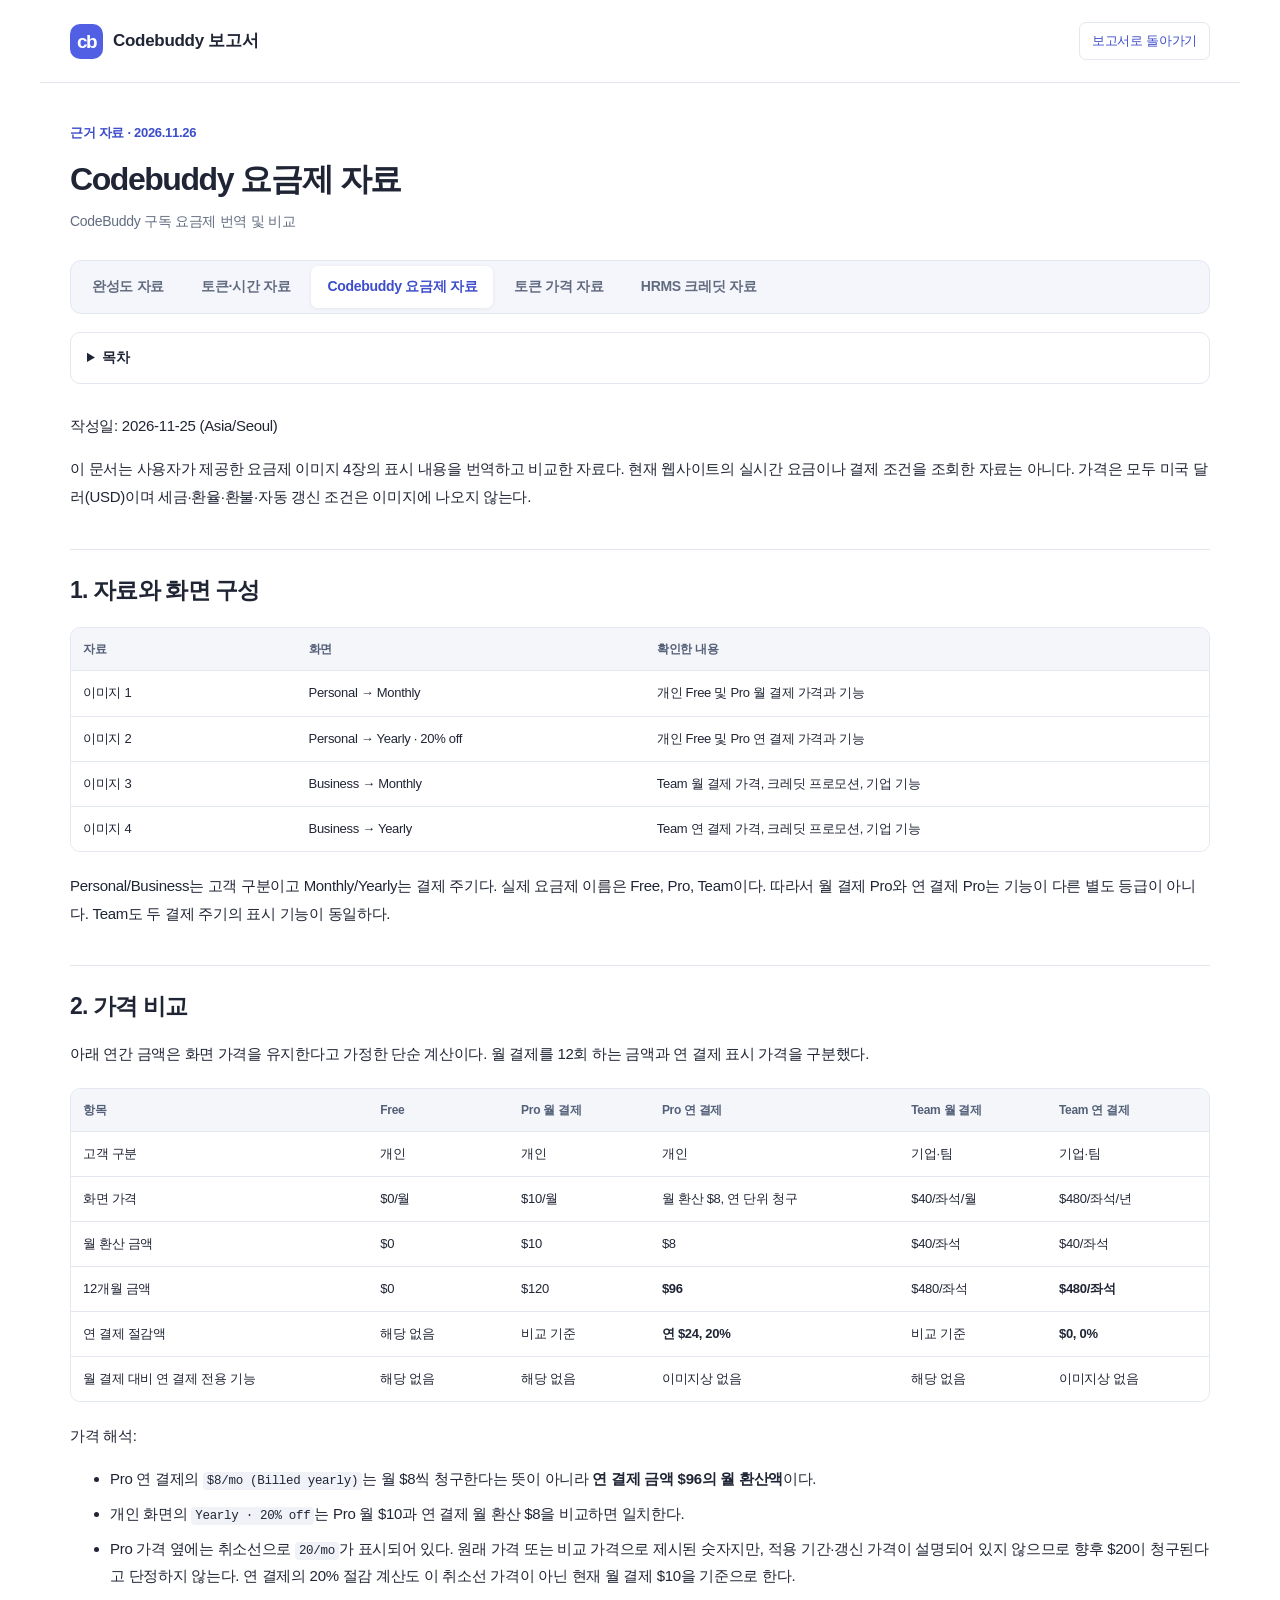
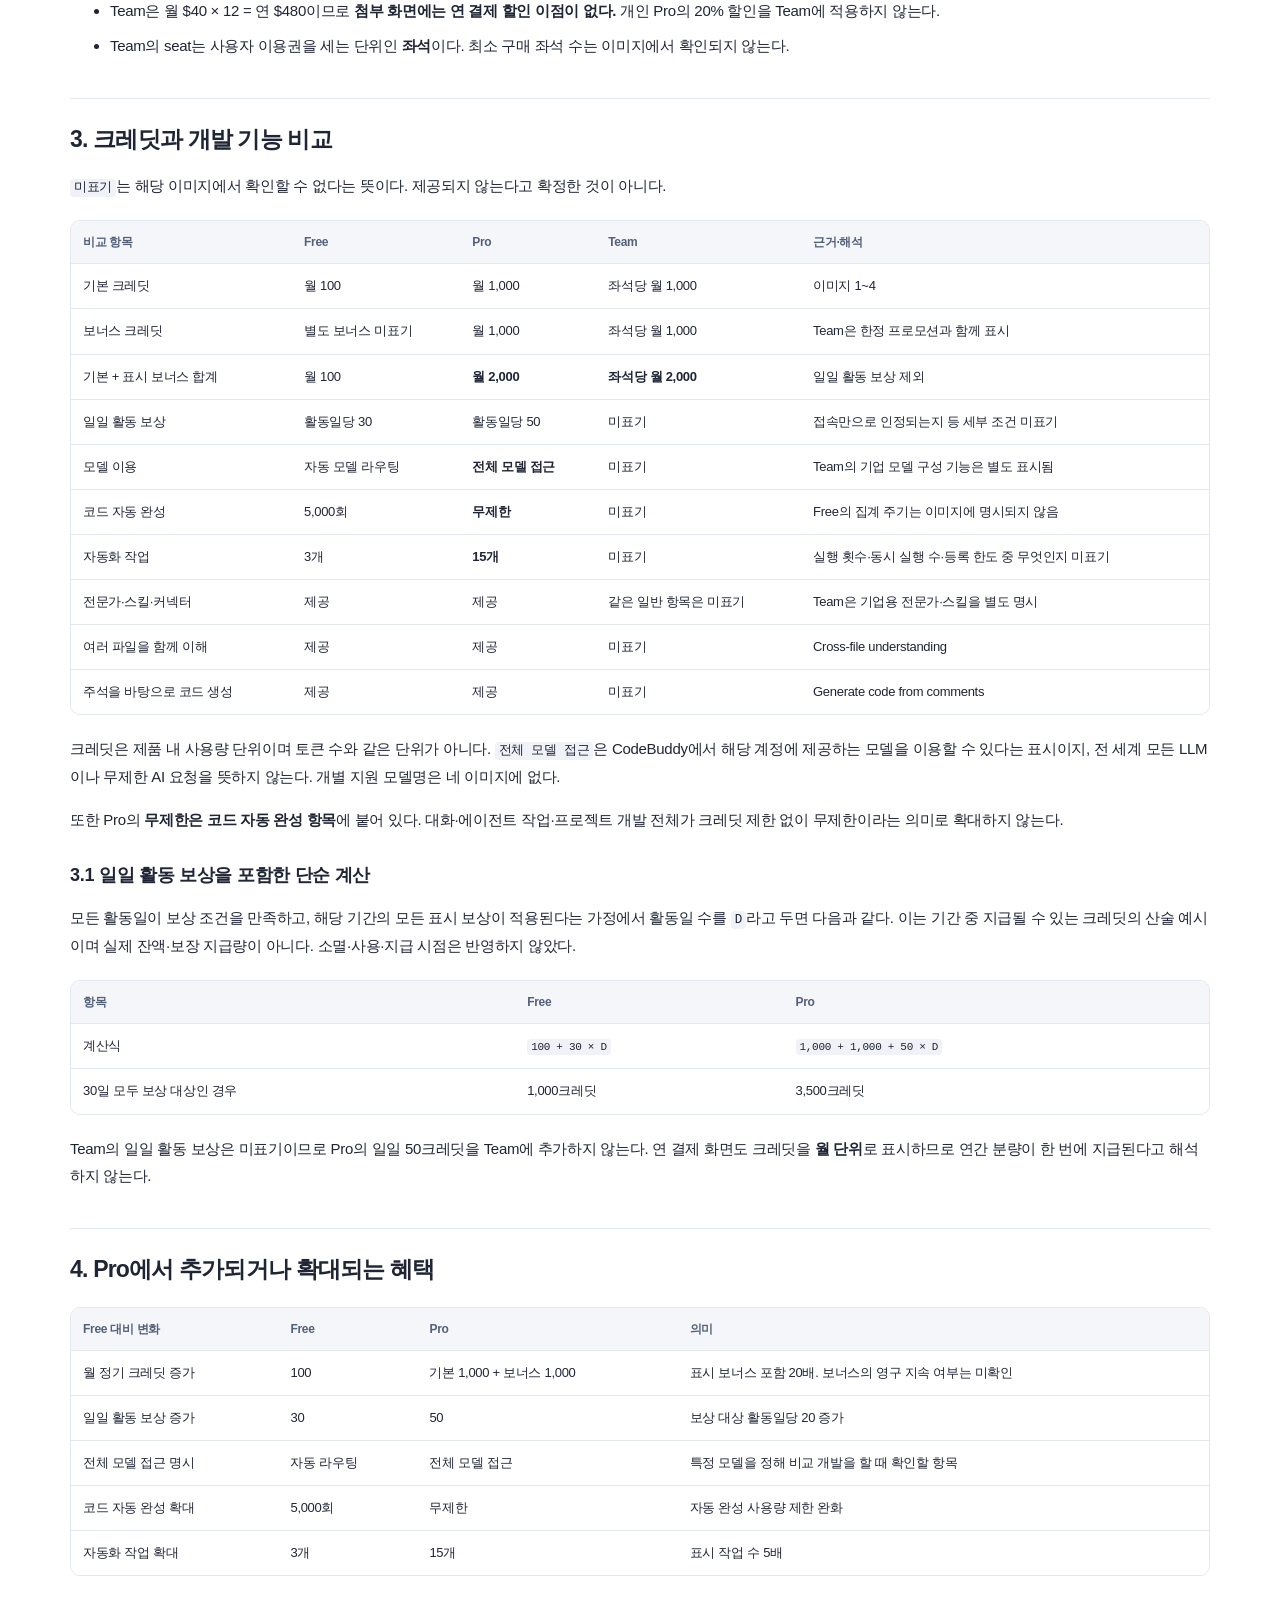
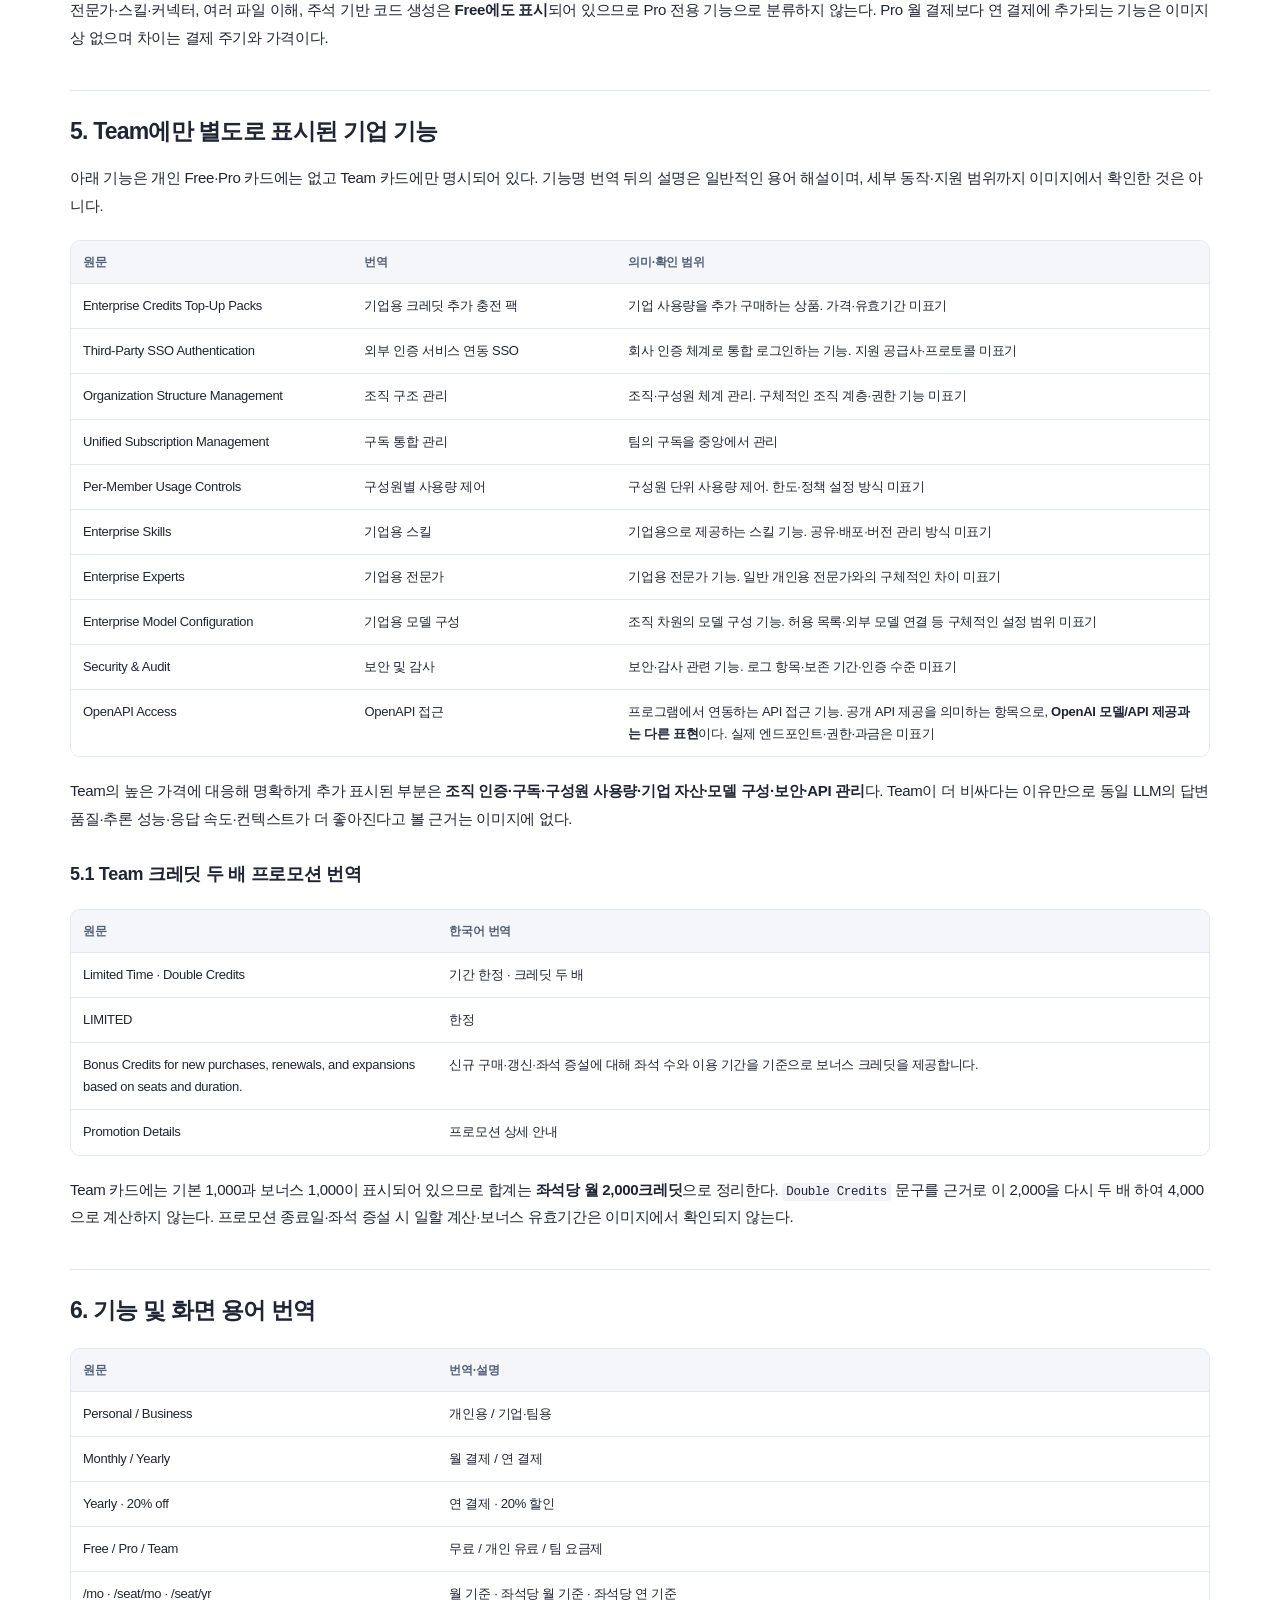
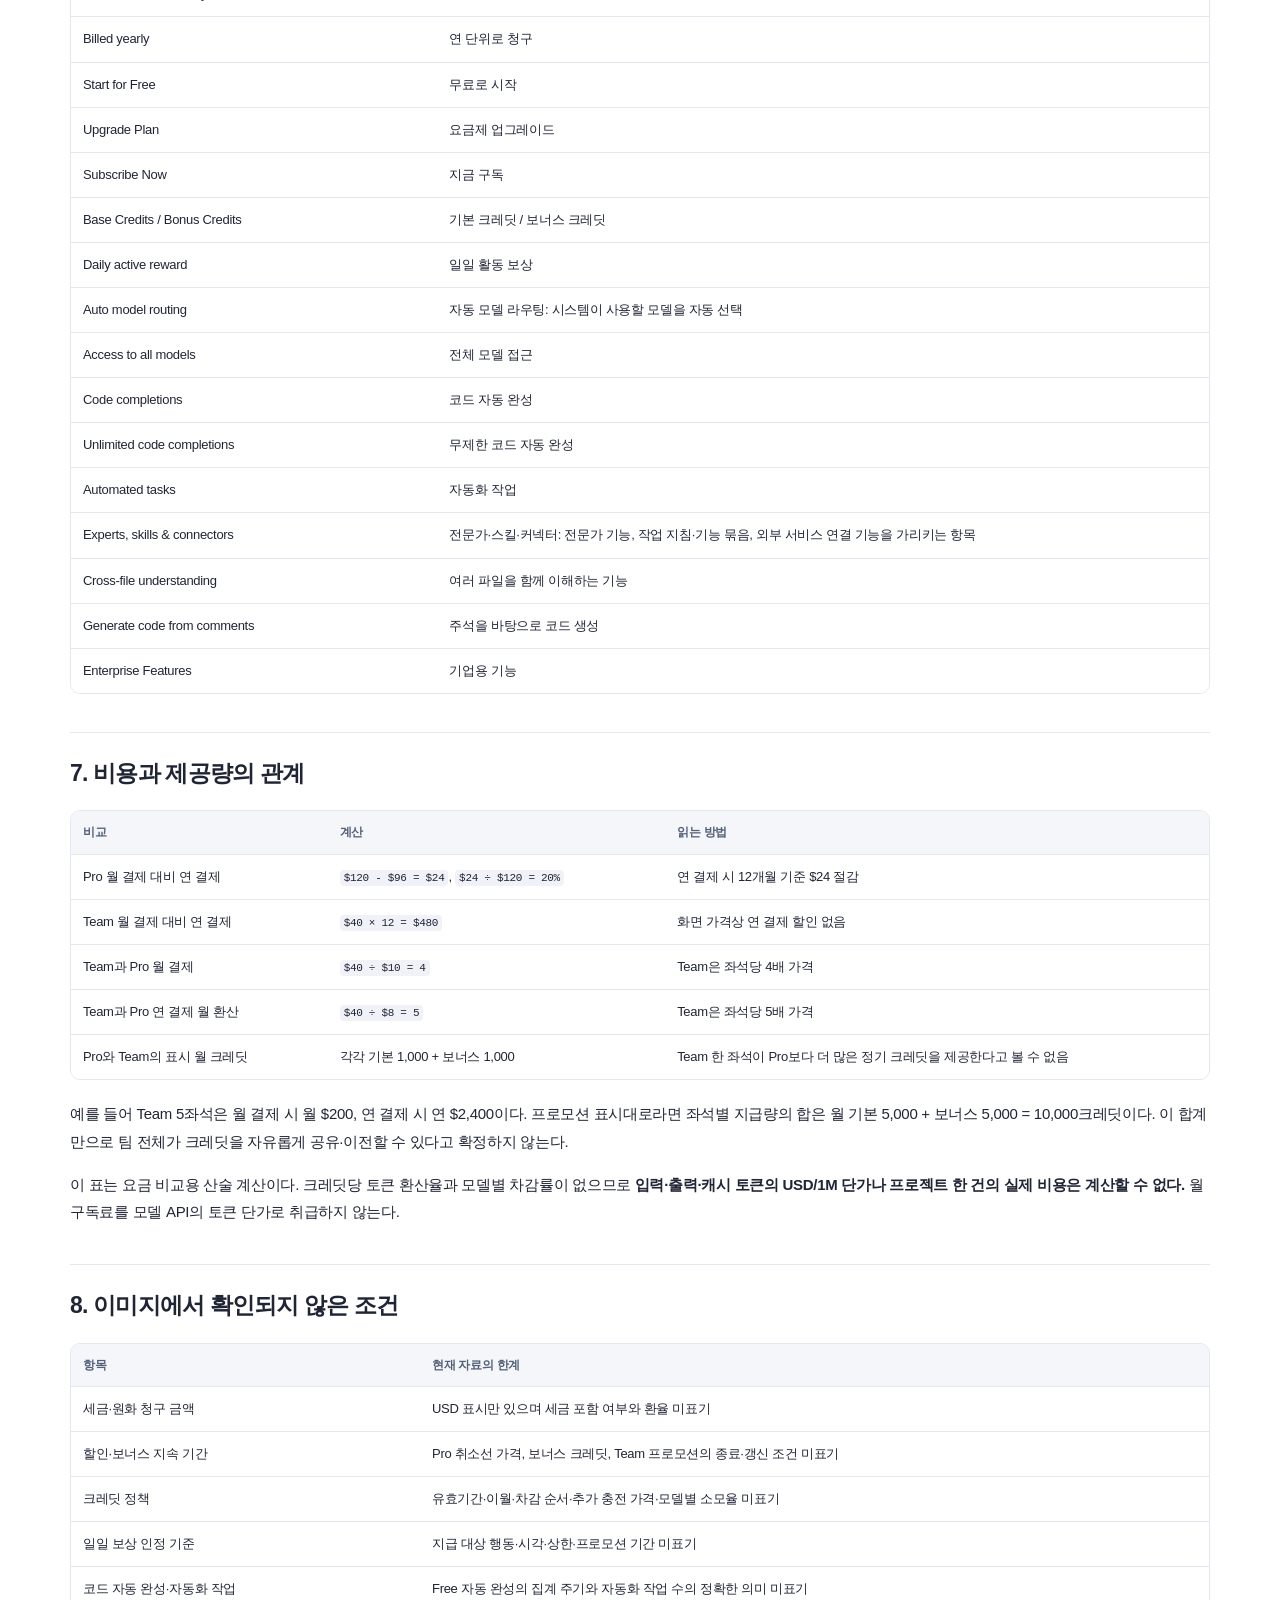
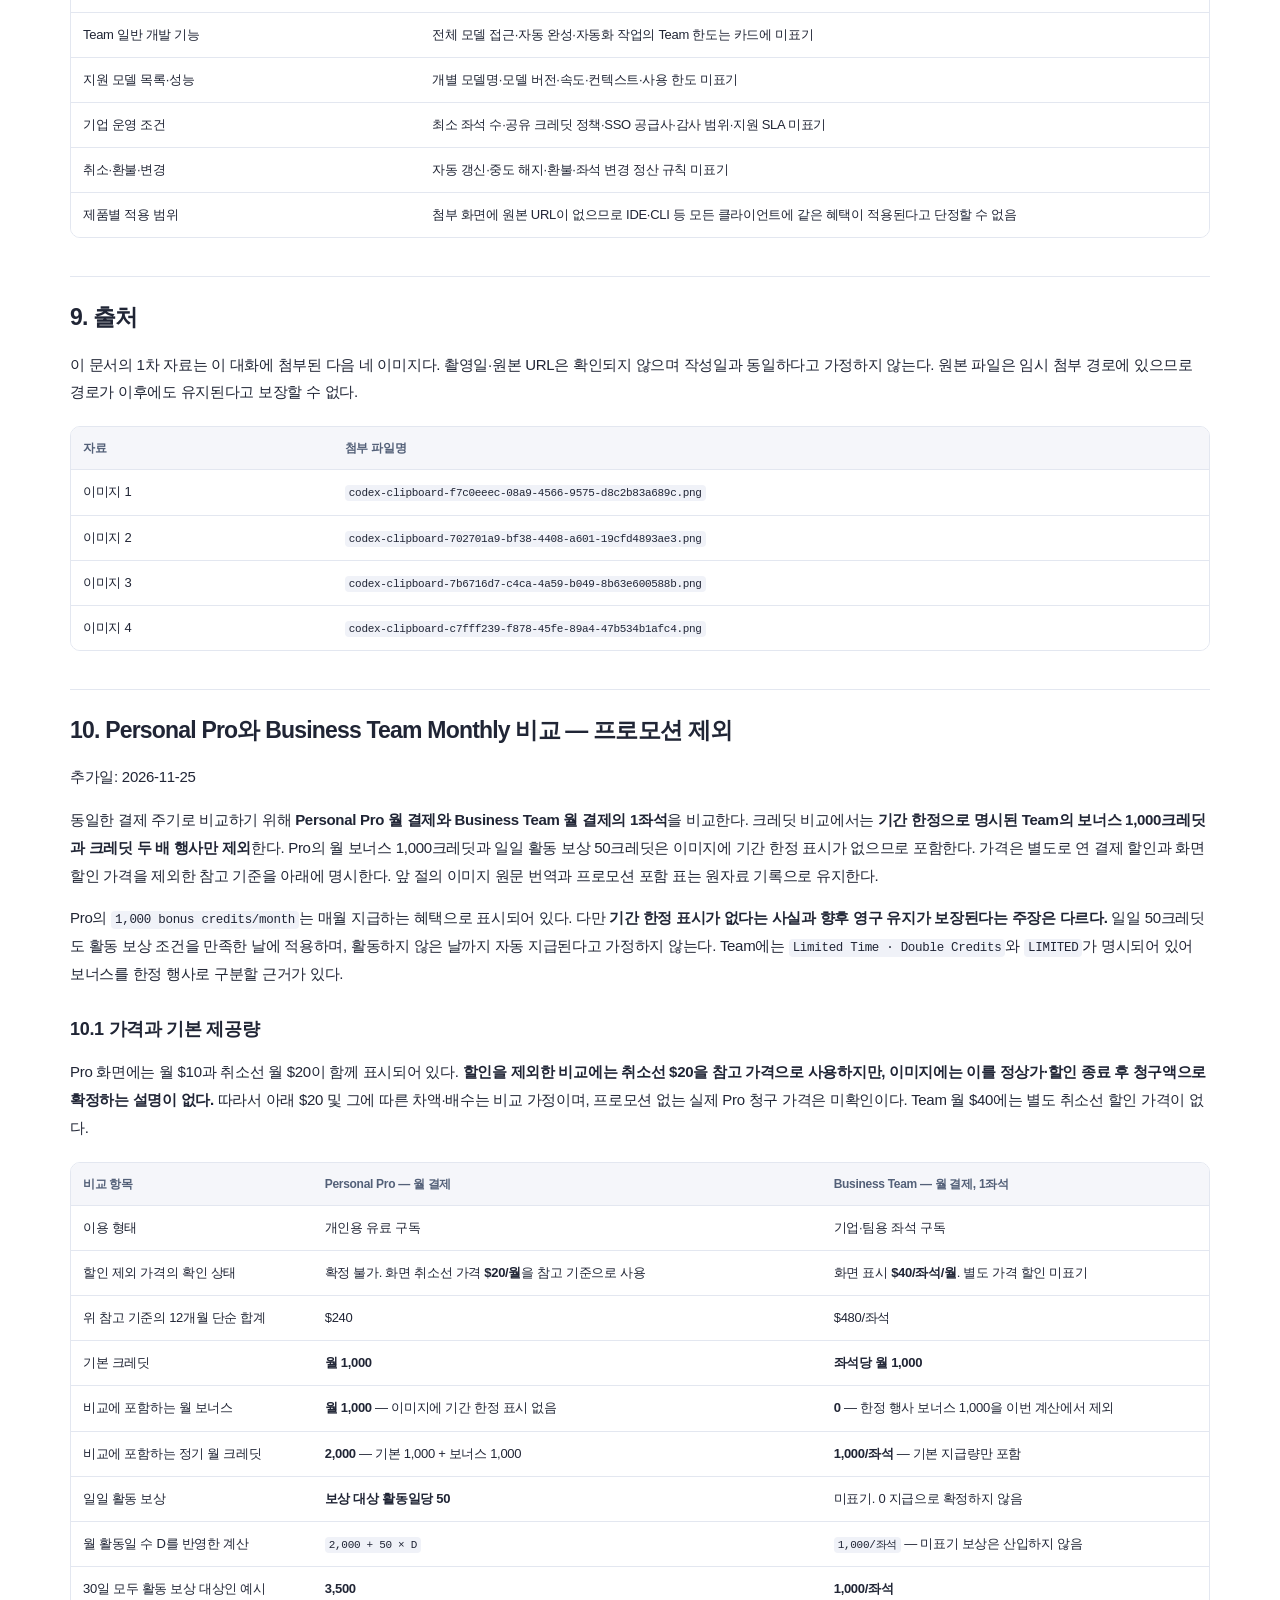
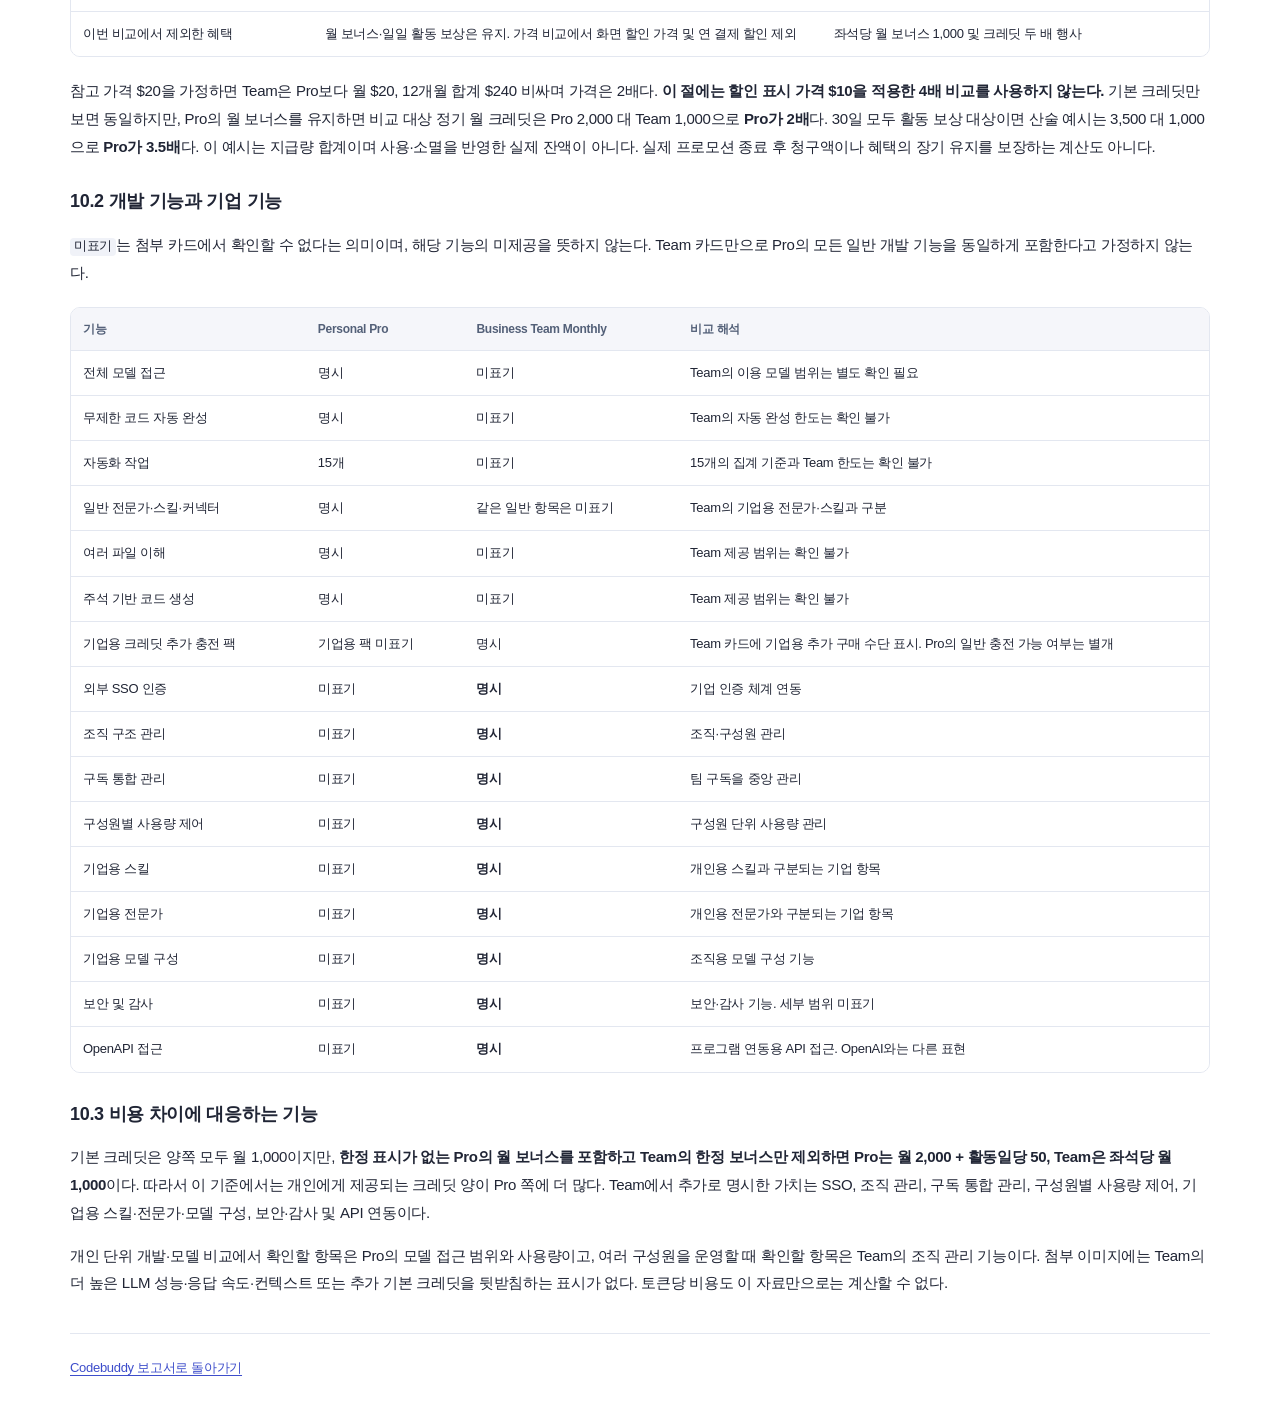
<file: sources/보고서_요금제.html>
<!doctype html>
<html lang="ko">
<head><meta charset="utf-8"><meta name="viewport" content="width=device-width,initial-scale=1"><title>Codebuddy 요금제 자료 | Codebuddy 보고서</title><link rel="icon" href="../assets/favicon.svg" type="image/svg+xml"><link rel="stylesheet" href="document.css"></head>
<body>
<a class="skip-link" href="#document">본문으로 이동</a>
<header class="document-topbar"><a class="document-brand" href="../index.html#method"><span aria-hidden="true">cb</span>Codebuddy 보고서</a><a class="back-link" href="../index.html#method">보고서로 돌아가기</a></header>
<main id="document">
<div class="document-heading"><span class="eyebrow">근거 자료 · 2026.11.26</span><h1>Codebuddy 요금제 자료</h1><p>CodeBuddy 구독 요금제 번역 및 비교</p></div>
<nav class="document-tabs" aria-label="근거 자료 선택"><a href="보고서_완성도.html">완성도 자료</a><a href="보고서_사용량.html">토큰·시간 자료</a><a href="보고서_요금제.html" aria-current="page">Codebuddy 요금제 자료</a><a href="보고서_토큰가격.html">토큰 가격 자료</a><a href="보고서_크레딧.html">HRMS 크레딧 자료</a></nav>
<details class="document-contents"><summary>목차</summary><div class="toc">
<ul>
<li><a href="#1">1. 자료와 화면 구성</a></li>
<li><a href="#2">2. 가격 비교</a></li>
<li><a href="#3">3. 크레딧과 개발 기능 비교</a></li>
<li><a href="#4-pro">4. Pro에서 추가되거나 확대되는 혜택</a></li>
<li><a href="#5-team">5. Team에만 별도로 표시된 기업 기능</a></li>
<li><a href="#6">6. 기능 및 화면 용어 번역</a></li>
<li><a href="#7">7. 비용과 제공량의 관계</a></li>
<li><a href="#8">8. 이미지에서 확인되지 않은 조건</a></li>
<li><a href="#9">9. 출처</a></li>
<li><a href="#10-personal-pro-business-team-monthly">10. Personal Pro와 Business Team Monthly 비교 — 프로모션 제외</a></li>
</ul>
</div>
</details>
<article class="document-body"><p>작성일: 2026-11-25 (Asia/Seoul)</p>
<p>이 문서는 사용자가 제공한 요금제 이미지 4장의 표시 내용을 번역하고 비교한 자료다. 현재 웹사이트의 실시간 요금이나 결제 조건을 조회한 자료는 아니다. 가격은 모두 미국 달러(USD)이며 세금·환율·환불·자동 갱신 조건은 이미지에 나오지 않는다.</p>
<h2 id="1">1. 자료와 화면 구성</h2>
<div class="document-table" tabindex="0" role="region" aria-label="자료 표, 가로 스크롤"><table>
<thead>
<tr>
<th scope="col">자료</th>
<th scope="col">화면</th>
<th scope="col">확인한 내용</th>
</tr>
</thead>
<tbody>
<tr>
<td>이미지 1</td>
<td>Personal → Monthly</td>
<td>개인 Free 및 Pro 월 결제 가격과 기능</td>
</tr>
<tr>
<td>이미지 2</td>
<td>Personal → Yearly · 20% off</td>
<td>개인 Free 및 Pro 연 결제 가격과 기능</td>
</tr>
<tr>
<td>이미지 3</td>
<td>Business → Monthly</td>
<td>Team 월 결제 가격, 크레딧 프로모션, 기업 기능</td>
</tr>
<tr>
<td>이미지 4</td>
<td>Business → Yearly</td>
<td>Team 연 결제 가격, 크레딧 프로모션, 기업 기능</td>
</tr>
</tbody>
</table></div>
<p>Personal/Business는 고객 구분이고 Monthly/Yearly는 결제 주기다. 실제 요금제 이름은 Free, Pro, Team이다. 따라서 월 결제 Pro와 연 결제 Pro는 기능이 다른 별도 등급이 아니다. Team도 두 결제 주기의 표시 기능이 동일하다.</p>
<h2 id="2">2. 가격 비교</h2>
<p>아래 연간 금액은 화면 가격을 유지한다고 가정한 단순 계산이다. 월 결제를 12회 하는 금액과 연 결제 표시 가격을 구분했다.</p>
<div class="document-table" tabindex="0" role="region" aria-label="자료 표, 가로 스크롤"><table>
<thead>
<tr>
<th scope="col">항목</th>
<th scope="col">Free</th>
<th scope="col">Pro 월 결제</th>
<th scope="col">Pro 연 결제</th>
<th scope="col">Team 월 결제</th>
<th scope="col">Team 연 결제</th>
</tr>
</thead>
<tbody>
<tr>
<td>고객 구분</td>
<td>개인</td>
<td>개인</td>
<td>개인</td>
<td>기업·팀</td>
<td>기업·팀</td>
</tr>
<tr>
<td>화면 가격</td>
<td>$0/월</td>
<td>$10/월</td>
<td>월 환산 $8, 연 단위 청구</td>
<td>$40/좌석/월</td>
<td>$480/좌석/년</td>
</tr>
<tr>
<td>월 환산 금액</td>
<td>$0</td>
<td>$10</td>
<td>$8</td>
<td>$40/좌석</td>
<td>$40/좌석</td>
</tr>
<tr>
<td>12개월 금액</td>
<td>$0</td>
<td>$120</td>
<td><strong>$96</strong></td>
<td>$480/좌석</td>
<td><strong>$480/좌석</strong></td>
</tr>
<tr>
<td>연 결제 절감액</td>
<td>해당 없음</td>
<td>비교 기준</td>
<td><strong>연 $24, 20%</strong></td>
<td>비교 기준</td>
<td><strong>$0, 0%</strong></td>
</tr>
<tr>
<td>월 결제 대비 연 결제 전용 기능</td>
<td>해당 없음</td>
<td>해당 없음</td>
<td>이미지상 없음</td>
<td>해당 없음</td>
<td>이미지상 없음</td>
</tr>
</tbody>
</table></div>
<p>가격 해석:</p>
<ul>
<li>Pro 연 결제의 <code>$8/mo (Billed yearly)</code>는 월 $8씩 청구한다는 뜻이 아니라 <strong>연 결제 금액 $96의 월 환산액</strong>이다.</li>
<li>개인 화면의 <code>Yearly · 20% off</code>는 Pro 월 $10과 연 결제 월 환산 $8을 비교하면 일치한다.</li>
<li>Pro 가격 옆에는 취소선으로 <code>20/mo</code>가 표시되어 있다. 원래 가격 또는 비교 가격으로 제시된 숫자지만, 적용 기간·갱신 가격이 설명되어 있지 않으므로 향후 $20이 청구된다고 단정하지 않는다. 연 결제의 20% 절감 계산도 이 취소선 가격이 아닌 현재 월 결제 $10을 기준으로 한다.</li>
<li>Team은 월 $40 × 12 = 연 $480이므로 <strong>첨부 화면에는 연 결제 할인 이점이 없다.</strong> 개인 Pro의 20% 할인을 Team에 적용하지 않는다.</li>
<li>Team의 seat는 사용자 이용권을 세는 단위인 <strong>좌석</strong>이다. 최소 구매 좌석 수는 이미지에서 확인되지 않는다.</li>
</ul>
<h2 id="3">3. 크레딧과 개발 기능 비교</h2>
<p><code>미표기</code>는 해당 이미지에서 확인할 수 없다는 뜻이다. 제공되지 않는다고 확정한 것이 아니다.</p>
<div class="document-table" tabindex="0" role="region" aria-label="자료 표, 가로 스크롤"><table>
<thead>
<tr>
<th scope="col">비교 항목</th>
<th scope="col">Free</th>
<th scope="col">Pro</th>
<th scope="col">Team</th>
<th scope="col">근거·해석</th>
</tr>
</thead>
<tbody>
<tr>
<td>기본 크레딧</td>
<td>월 100</td>
<td>월 1,000</td>
<td>좌석당 월 1,000</td>
<td>이미지 1~4</td>
</tr>
<tr>
<td>보너스 크레딧</td>
<td>별도 보너스 미표기</td>
<td>월 1,000</td>
<td>좌석당 월 1,000</td>
<td>Team은 한정 프로모션과 함께 표시</td>
</tr>
<tr>
<td>기본 + 표시 보너스 합계</td>
<td>월 100</td>
<td><strong>월 2,000</strong></td>
<td><strong>좌석당 월 2,000</strong></td>
<td>일일 활동 보상 제외</td>
</tr>
<tr>
<td>일일 활동 보상</td>
<td>활동일당 30</td>
<td>활동일당 50</td>
<td>미표기</td>
<td>접속만으로 인정되는지 등 세부 조건 미표기</td>
</tr>
<tr>
<td>모델 이용</td>
<td>자동 모델 라우팅</td>
<td><strong>전체 모델 접근</strong></td>
<td>미표기</td>
<td>Team의 기업 모델 구성 기능은 별도 표시됨</td>
</tr>
<tr>
<td>코드 자동 완성</td>
<td>5,000회</td>
<td><strong>무제한</strong></td>
<td>미표기</td>
<td>Free의 집계 주기는 이미지에 명시되지 않음</td>
</tr>
<tr>
<td>자동화 작업</td>
<td>3개</td>
<td><strong>15개</strong></td>
<td>미표기</td>
<td>실행 횟수·동시 실행 수·등록 한도 중 무엇인지 미표기</td>
</tr>
<tr>
<td>전문가·스킬·커넥터</td>
<td>제공</td>
<td>제공</td>
<td>같은 일반 항목은 미표기</td>
<td>Team은 기업용 전문가·스킬을 별도 명시</td>
</tr>
<tr>
<td>여러 파일을 함께 이해</td>
<td>제공</td>
<td>제공</td>
<td>미표기</td>
<td>Cross-file understanding</td>
</tr>
<tr>
<td>주석을 바탕으로 코드 생성</td>
<td>제공</td>
<td>제공</td>
<td>미표기</td>
<td>Generate code from comments</td>
</tr>
</tbody>
</table></div>
<p>크레딧은 제품 내 사용량 단위이며 토큰 수와 같은 단위가 아니다. <code>전체 모델 접근</code>은 CodeBuddy에서 해당 계정에 제공하는 모델을 이용할 수 있다는 표시이지, 전 세계 모든 LLM이나 무제한 AI 요청을 뜻하지 않는다. 개별 지원 모델명은 네 이미지에 없다.</p>
<p>또한 Pro의 <strong>무제한은 코드 자동 완성 항목</strong>에 붙어 있다. 대화·에이전트 작업·프로젝트 개발 전체가 크레딧 제한 없이 무제한이라는 의미로 확대하지 않는다.</p>
<h3 id="31">3.1 일일 활동 보상을 포함한 단순 계산</h3>
<p>모든 활동일이 보상 조건을 만족하고, 해당 기간의 모든 표시 보상이 적용된다는 가정에서 활동일 수를 <code>D</code>라고 두면 다음과 같다. 이는 기간 중 지급될 수 있는 크레딧의 산술 예시이며 실제 잔액·보장 지급량이 아니다. 소멸·사용·지급 시점은 반영하지 않았다.</p>
<div class="document-table" tabindex="0" role="region" aria-label="자료 표, 가로 스크롤"><table>
<thead>
<tr>
<th scope="col">항목</th>
<th scope="col">Free</th>
<th scope="col">Pro</th>
</tr>
</thead>
<tbody>
<tr>
<td>계산식</td>
<td><code>100 + 30 × D</code></td>
<td><code>1,000 + 1,000 + 50 × D</code></td>
</tr>
<tr>
<td>30일 모두 보상 대상인 경우</td>
<td>1,000크레딧</td>
<td>3,500크레딧</td>
</tr>
</tbody>
</table></div>
<p>Team의 일일 활동 보상은 미표기이므로 Pro의 일일 50크레딧을 Team에 추가하지 않는다. 연 결제 화면도 크레딧을 <strong>월 단위</strong>로 표시하므로 연간 분량이 한 번에 지급된다고 해석하지 않는다.</p>
<h2 id="4-pro">4. Pro에서 추가되거나 확대되는 혜택</h2>
<div class="document-table" tabindex="0" role="region" aria-label="자료 표, 가로 스크롤"><table>
<thead>
<tr>
<th scope="col">Free 대비 변화</th>
<th scope="col">Free</th>
<th scope="col">Pro</th>
<th scope="col">의미</th>
</tr>
</thead>
<tbody>
<tr>
<td>월 정기 크레딧 증가</td>
<td>100</td>
<td>기본 1,000 + 보너스 1,000</td>
<td>표시 보너스 포함 20배. 보너스의 영구 지속 여부는 미확인</td>
</tr>
<tr>
<td>일일 활동 보상 증가</td>
<td>30</td>
<td>50</td>
<td>보상 대상 활동일당 20 증가</td>
</tr>
<tr>
<td>전체 모델 접근 명시</td>
<td>자동 라우팅</td>
<td>전체 모델 접근</td>
<td>특정 모델을 정해 비교 개발을 할 때 확인할 항목</td>
</tr>
<tr>
<td>코드 자동 완성 확대</td>
<td>5,000회</td>
<td>무제한</td>
<td>자동 완성 사용량 제한 완화</td>
</tr>
<tr>
<td>자동화 작업 확대</td>
<td>3개</td>
<td>15개</td>
<td>표시 작업 수 5배</td>
</tr>
</tbody>
</table></div>
<p>전문가·스킬·커넥터, 여러 파일 이해, 주석 기반 코드 생성은 <strong>Free에도 표시</strong>되어 있으므로 Pro 전용 기능으로 분류하지 않는다. Pro 월 결제보다 연 결제에 추가되는 기능은 이미지상 없으며 차이는 결제 주기와 가격이다.</p>
<h2 id="5-team">5. Team에만 별도로 표시된 기업 기능</h2>
<p>아래 기능은 개인 Free·Pro 카드에는 없고 Team 카드에만 명시되어 있다. 기능명 번역 뒤의 설명은 일반적인 용어 해설이며, 세부 동작·지원 범위까지 이미지에서 확인한 것은 아니다.</p>
<div class="document-table" tabindex="0" role="region" aria-label="자료 표, 가로 스크롤"><table>
<thead>
<tr>
<th scope="col">원문</th>
<th scope="col">번역</th>
<th scope="col">의미·확인 범위</th>
</tr>
</thead>
<tbody>
<tr>
<td>Enterprise Credits Top-Up Packs</td>
<td>기업용 크레딧 추가 충전 팩</td>
<td>기업 사용량을 추가 구매하는 상품. 가격·유효기간 미표기</td>
</tr>
<tr>
<td>Third-Party SSO Authentication</td>
<td>외부 인증 서비스 연동 SSO</td>
<td>회사 인증 체계로 통합 로그인하는 기능. 지원 공급사·프로토콜 미표기</td>
</tr>
<tr>
<td>Organization Structure Management</td>
<td>조직 구조 관리</td>
<td>조직·구성원 체계 관리. 구체적인 조직 계층·권한 기능 미표기</td>
</tr>
<tr>
<td>Unified Subscription Management</td>
<td>구독 통합 관리</td>
<td>팀의 구독을 중앙에서 관리</td>
</tr>
<tr>
<td>Per-Member Usage Controls</td>
<td>구성원별 사용량 제어</td>
<td>구성원 단위 사용량 제어. 한도·정책 설정 방식 미표기</td>
</tr>
<tr>
<td>Enterprise Skills</td>
<td>기업용 스킬</td>
<td>기업용으로 제공하는 스킬 기능. 공유·배포·버전 관리 방식 미표기</td>
</tr>
<tr>
<td>Enterprise Experts</td>
<td>기업용 전문가</td>
<td>기업용 전문가 기능. 일반 개인용 전문가와의 구체적인 차이 미표기</td>
</tr>
<tr>
<td>Enterprise Model Configuration</td>
<td>기업용 모델 구성</td>
<td>조직 차원의 모델 구성 기능. 허용 목록·외부 모델 연결 등 구체적인 설정 범위 미표기</td>
</tr>
<tr>
<td>Security &amp; Audit</td>
<td>보안 및 감사</td>
<td>보안·감사 관련 기능. 로그 항목·보존 기간·인증 수준 미표기</td>
</tr>
<tr>
<td>OpenAPI Access</td>
<td>OpenAPI 접근</td>
<td>프로그램에서 연동하는 API 접근 기능. 공개 API 제공을 의미하는 항목으로, <strong>OpenAI 모델/API 제공과는 다른 표현</strong>이다. 실제 엔드포인트·권한·과금은 미표기</td>
</tr>
</tbody>
</table></div>
<p>Team의 높은 가격에 대응해 명확하게 추가 표시된 부분은 <strong>조직 인증·구독·구성원 사용량·기업 자산·모델 구성·보안·API 관리</strong>다. Team이 더 비싸다는 이유만으로 동일 LLM의 답변 품질·추론 성능·응답 속도·컨텍스트가 더 좋아진다고 볼 근거는 이미지에 없다.</p>
<h3 id="51-team">5.1 Team 크레딧 두 배 프로모션 번역</h3>
<div class="document-table" tabindex="0" role="region" aria-label="자료 표, 가로 스크롤"><table>
<thead>
<tr>
<th scope="col">원문</th>
<th scope="col">한국어 번역</th>
</tr>
</thead>
<tbody>
<tr>
<td>Limited Time · Double Credits</td>
<td>기간 한정 · 크레딧 두 배</td>
</tr>
<tr>
<td>LIMITED</td>
<td>한정</td>
</tr>
<tr>
<td>Bonus Credits for new purchases, renewals, and expansions based on seats and duration.</td>
<td>신규 구매·갱신·좌석 증설에 대해 좌석 수와 이용 기간을 기준으로 보너스 크레딧을 제공합니다.</td>
</tr>
<tr>
<td>Promotion Details</td>
<td>프로모션 상세 안내</td>
</tr>
</tbody>
</table></div>
<p>Team 카드에는 기본 1,000과 보너스 1,000이 표시되어 있으므로 합계는 <strong>좌석당 월 2,000크레딧</strong>으로 정리한다. <code>Double Credits</code> 문구를 근거로 이 2,000을 다시 두 배 하여 4,000으로 계산하지 않는다. 프로모션 종료일·좌석 증설 시 일할 계산·보너스 유효기간은 이미지에서 확인되지 않는다.</p>
<h2 id="6">6. 기능 및 화면 용어 번역</h2>
<div class="document-table" tabindex="0" role="region" aria-label="자료 표, 가로 스크롤"><table>
<thead>
<tr>
<th scope="col">원문</th>
<th scope="col">번역·설명</th>
</tr>
</thead>
<tbody>
<tr>
<td>Personal / Business</td>
<td>개인용 / 기업·팀용</td>
</tr>
<tr>
<td>Monthly / Yearly</td>
<td>월 결제 / 연 결제</td>
</tr>
<tr>
<td>Yearly · 20% off</td>
<td>연 결제 · 20% 할인</td>
</tr>
<tr>
<td>Free / Pro / Team</td>
<td>무료 / 개인 유료 / 팀 요금제</td>
</tr>
<tr>
<td>/mo · /seat/mo · /seat/yr</td>
<td>월 기준 · 좌석당 월 기준 · 좌석당 연 기준</td>
</tr>
<tr>
<td>Billed yearly</td>
<td>연 단위로 청구</td>
</tr>
<tr>
<td>Start for Free</td>
<td>무료로 시작</td>
</tr>
<tr>
<td>Upgrade Plan</td>
<td>요금제 업그레이드</td>
</tr>
<tr>
<td>Subscribe Now</td>
<td>지금 구독</td>
</tr>
<tr>
<td>Base Credits / Bonus Credits</td>
<td>기본 크레딧 / 보너스 크레딧</td>
</tr>
<tr>
<td>Daily active reward</td>
<td>일일 활동 보상</td>
</tr>
<tr>
<td>Auto model routing</td>
<td>자동 모델 라우팅: 시스템이 사용할 모델을 자동 선택</td>
</tr>
<tr>
<td>Access to all models</td>
<td>전체 모델 접근</td>
</tr>
<tr>
<td>Code completions</td>
<td>코드 자동 완성</td>
</tr>
<tr>
<td>Unlimited code completions</td>
<td>무제한 코드 자동 완성</td>
</tr>
<tr>
<td>Automated tasks</td>
<td>자동화 작업</td>
</tr>
<tr>
<td>Experts, skills &amp; connectors</td>
<td>전문가·스킬·커넥터: 전문가 기능, 작업 지침·기능 묶음, 외부 서비스 연결 기능을 가리키는 항목</td>
</tr>
<tr>
<td>Cross-file understanding</td>
<td>여러 파일을 함께 이해하는 기능</td>
</tr>
<tr>
<td>Generate code from comments</td>
<td>주석을 바탕으로 코드 생성</td>
</tr>
<tr>
<td>Enterprise Features</td>
<td>기업용 기능</td>
</tr>
</tbody>
</table></div>
<h2 id="7">7. 비용과 제공량의 관계</h2>
<div class="document-table" tabindex="0" role="region" aria-label="자료 표, 가로 스크롤"><table>
<thead>
<tr>
<th scope="col">비교</th>
<th scope="col">계산</th>
<th scope="col">읽는 방법</th>
</tr>
</thead>
<tbody>
<tr>
<td>Pro 월 결제 대비 연 결제</td>
<td><code>$120 - $96 = $24</code>, <code>$24 ÷ $120 = 20%</code></td>
<td>연 결제 시 12개월 기준 $24 절감</td>
</tr>
<tr>
<td>Team 월 결제 대비 연 결제</td>
<td><code>$40 × 12 = $480</code></td>
<td>화면 가격상 연 결제 할인 없음</td>
</tr>
<tr>
<td>Team과 Pro 월 결제</td>
<td><code>$40 ÷ $10 = 4</code></td>
<td>Team은 좌석당 4배 가격</td>
</tr>
<tr>
<td>Team과 Pro 연 결제 월 환산</td>
<td><code>$40 ÷ $8 = 5</code></td>
<td>Team은 좌석당 5배 가격</td>
</tr>
<tr>
<td>Pro와 Team의 표시 월 크레딧</td>
<td>각각 기본 1,000 + 보너스 1,000</td>
<td>Team 한 좌석이 Pro보다 더 많은 정기 크레딧을 제공한다고 볼 수 없음</td>
</tr>
</tbody>
</table></div>
<p>예를 들어 Team 5좌석은 월 결제 시 월 $200, 연 결제 시 연 $2,400이다. 프로모션 표시대로라면 좌석별 지급량의 합은 월 기본 5,000 + 보너스 5,000 = 10,000크레딧이다. 이 합계만으로 팀 전체가 크레딧을 자유롭게 공유·이전할 수 있다고 확정하지 않는다.</p>
<p>이 표는 요금 비교용 산술 계산이다. 크레딧당 토큰 환산율과 모델별 차감률이 없으므로 <strong>입력·출력·캐시 토큰의 USD/1M 단가나 프로젝트 한 건의 실제 비용은 계산할 수 없다.</strong> 월 구독료를 모델 API의 토큰 단가로 취급하지 않는다.</p>
<h2 id="8">8. 이미지에서 확인되지 않은 조건</h2>
<div class="document-table" tabindex="0" role="region" aria-label="자료 표, 가로 스크롤"><table>
<thead>
<tr>
<th scope="col">항목</th>
<th scope="col">현재 자료의 한계</th>
</tr>
</thead>
<tbody>
<tr>
<td>세금·원화 청구 금액</td>
<td>USD 표시만 있으며 세금 포함 여부와 환율 미표기</td>
</tr>
<tr>
<td>할인·보너스 지속 기간</td>
<td>Pro 취소선 가격, 보너스 크레딧, Team 프로모션의 종료·갱신 조건 미표기</td>
</tr>
<tr>
<td>크레딧 정책</td>
<td>유효기간·이월·차감 순서·추가 충전 가격·모델별 소모율 미표기</td>
</tr>
<tr>
<td>일일 보상 인정 기준</td>
<td>지급 대상 행동·시각·상한·프로모션 기간 미표기</td>
</tr>
<tr>
<td>코드 자동 완성·자동화 작업</td>
<td>Free 자동 완성의 집계 주기와 자동화 작업 수의 정확한 의미 미표기</td>
</tr>
<tr>
<td>Team 일반 개발 기능</td>
<td>전체 모델 접근·자동 완성·자동화 작업의 Team 한도는 카드에 미표기</td>
</tr>
<tr>
<td>지원 모델 목록·성능</td>
<td>개별 모델명·모델 버전·속도·컨텍스트·사용 한도 미표기</td>
</tr>
<tr>
<td>기업 운영 조건</td>
<td>최소 좌석 수·공유 크레딧 정책·SSO 공급사·감사 범위·지원 SLA 미표기</td>
</tr>
<tr>
<td>취소·환불·변경</td>
<td>자동 갱신·중도 해지·환불·좌석 변경 정산 규칙 미표기</td>
</tr>
<tr>
<td>제품별 적용 범위</td>
<td>첨부 화면에 원본 URL이 없으므로 IDE·CLI 등 모든 클라이언트에 같은 혜택이 적용된다고 단정할 수 없음</td>
</tr>
</tbody>
</table></div>
<h2 id="9">9. 출처</h2>
<p>이 문서의 1차 자료는 이 대화에 첨부된 다음 네 이미지다. 촬영일·원본 URL은 확인되지 않으며 작성일과 동일하다고 가정하지 않는다. 원본 파일은 임시 첨부 경로에 있으므로 경로가 이후에도 유지된다고 보장할 수 없다.</p>
<div class="document-table" tabindex="0" role="region" aria-label="자료 표, 가로 스크롤"><table>
<thead>
<tr>
<th scope="col">자료</th>
<th scope="col">첨부 파일명</th>
</tr>
</thead>
<tbody>
<tr>
<td>이미지 1</td>
<td><code>codex-clipboard-f7c0eeec-08a9-4566-9575-d8c2b83a689c.png</code></td>
</tr>
<tr>
<td>이미지 2</td>
<td><code>codex-clipboard-702701a9-bf38-4408-a601-19cfd4893ae3.png</code></td>
</tr>
<tr>
<td>이미지 3</td>
<td><code>codex-clipboard-7b6716d7-c4ca-4a59-b049-8b63e600588b.png</code></td>
</tr>
<tr>
<td>이미지 4</td>
<td><code>codex-clipboard-c7fff239-f878-45fe-89a4-47b534b1afc4.png</code></td>
</tr>
</tbody>
</table></div>
<h2 id="10-personal-pro-business-team-monthly">10. Personal Pro와 Business Team Monthly 비교 — 프로모션 제외</h2>
<p>추가일: 2026-11-25</p>
<p>동일한 결제 주기로 비교하기 위해 <strong>Personal Pro 월 결제와 Business Team 월 결제의 1좌석</strong>을 비교한다. 크레딧 비교에서는 <strong>기간 한정으로 명시된 Team의 보너스 1,000크레딧과 크레딧 두 배 행사만 제외</strong>한다. Pro의 월 보너스 1,000크레딧과 일일 활동 보상 50크레딧은 이미지에 기간 한정 표시가 없으므로 포함한다. 가격은 별도로 연 결제 할인과 화면 할인 가격을 제외한 참고 기준을 아래에 명시한다. 앞 절의 이미지 원문 번역과 프로모션 포함 표는 원자료 기록으로 유지한다.</p>
<p>Pro의 <code>1,000 bonus credits/month</code>는 매월 지급하는 혜택으로 표시되어 있다. 다만 <strong>기간 한정 표시가 없다는 사실과 향후 영구 유지가 보장된다는 주장은 다르다.</strong> 일일 50크레딧도 활동 보상 조건을 만족한 날에 적용하며, 활동하지 않은 날까지 자동 지급된다고 가정하지 않는다. Team에는 <code>Limited Time · Double Credits</code>와 <code>LIMITED</code>가 명시되어 있어 보너스를 한정 행사로 구분할 근거가 있다.</p>
<h3 id="101">10.1 가격과 기본 제공량</h3>
<p>Pro 화면에는 월 $10과 취소선 월 $20이 함께 표시되어 있다. <strong>할인을 제외한 비교에는 취소선 $20을 참고 가격으로 사용하지만, 이미지에는 이를 정상가·할인 종료 후 청구액으로 확정하는 설명이 없다.</strong> 따라서 아래 $20 및 그에 따른 차액·배수는 비교 가정이며, 프로모션 없는 실제 Pro 청구 가격은 미확인이다. Team 월 $40에는 별도 취소선 할인 가격이 없다.</p>
<div class="document-table" tabindex="0" role="region" aria-label="자료 표, 가로 스크롤"><table>
<thead>
<tr>
<th scope="col">비교 항목</th>
<th scope="col">Personal Pro — 월 결제</th>
<th scope="col">Business Team — 월 결제, 1좌석</th>
</tr>
</thead>
<tbody>
<tr>
<td>이용 형태</td>
<td>개인용 유료 구독</td>
<td>기업·팀용 좌석 구독</td>
</tr>
<tr>
<td>할인 제외 가격의 확인 상태</td>
<td>확정 불가. 화면 취소선 가격 <strong>$20/월</strong>을 참고 기준으로 사용</td>
<td>화면 표시 <strong>$40/좌석/월</strong>. 별도 가격 할인 미표기</td>
</tr>
<tr>
<td>위 참고 기준의 12개월 단순 합계</td>
<td>$240</td>
<td>$480/좌석</td>
</tr>
<tr>
<td>기본 크레딧</td>
<td><strong>월 1,000</strong></td>
<td><strong>좌석당 월 1,000</strong></td>
</tr>
<tr>
<td>비교에 포함하는 월 보너스</td>
<td><strong>월 1,000</strong> — 이미지에 기간 한정 표시 없음</td>
<td><strong>0</strong> — 한정 행사 보너스 1,000을 이번 계산에서 제외</td>
</tr>
<tr>
<td>비교에 포함하는 정기 월 크레딧</td>
<td><strong>2,000</strong> — 기본 1,000 + 보너스 1,000</td>
<td><strong>1,000/좌석</strong> — 기본 지급량만 포함</td>
</tr>
<tr>
<td>일일 활동 보상</td>
<td><strong>보상 대상 활동일당 50</strong></td>
<td>미표기. 0 지급으로 확정하지 않음</td>
</tr>
<tr>
<td>월 활동일 수 D를 반영한 계산</td>
<td><strong><code>2,000 + 50 × D</code></strong></td>
<td><strong><code>1,000/좌석</code></strong> — 미표기 보상은 산입하지 않음</td>
</tr>
<tr>
<td>30일 모두 활동 보상 대상인 예시</td>
<td><strong>3,500</strong></td>
<td><strong>1,000/좌석</strong></td>
</tr>
<tr>
<td>이번 비교에서 제외한 혜택</td>
<td>월 보너스·일일 활동 보상은 유지. 가격 비교에서 화면 할인 가격 및 연 결제 할인 제외</td>
<td>좌석당 월 보너스 1,000 및 크레딧 두 배 행사</td>
</tr>
</tbody>
</table></div>
<p>참고 가격 $20을 가정하면 Team은 Pro보다 월 $20, 12개월 합계 $240 비싸며 가격은 2배다. <strong>이 절에는 할인 표시 가격 $10을 적용한 4배 비교를 사용하지 않는다.</strong> 기본 크레딧만 보면 동일하지만, Pro의 월 보너스를 유지하면 비교 대상 정기 월 크레딧은 Pro 2,000 대 Team 1,000으로 <strong>Pro가 2배</strong>다. 30일 모두 활동 보상 대상이면 산술 예시는 3,500 대 1,000으로 <strong>Pro가 3.5배</strong>다. 이 예시는 지급량 합계이며 사용·소멸을 반영한 실제 잔액이 아니다. 실제 프로모션 종료 후 청구액이나 혜택의 장기 유지를 보장하는 계산도 아니다.</p>
<h3 id="102">10.2 개발 기능과 기업 기능</h3>
<p><code>미표기</code>는 첨부 카드에서 확인할 수 없다는 의미이며, 해당 기능의 미제공을 뜻하지 않는다. Team 카드만으로 Pro의 모든 일반 개발 기능을 동일하게 포함한다고 가정하지 않는다.</p>
<div class="document-table" tabindex="0" role="region" aria-label="자료 표, 가로 스크롤"><table>
<thead>
<tr>
<th scope="col">기능</th>
<th scope="col">Personal Pro</th>
<th scope="col">Business Team Monthly</th>
<th scope="col">비교 해석</th>
</tr>
</thead>
<tbody>
<tr>
<td>전체 모델 접근</td>
<td>명시</td>
<td>미표기</td>
<td>Team의 이용 모델 범위는 별도 확인 필요</td>
</tr>
<tr>
<td>무제한 코드 자동 완성</td>
<td>명시</td>
<td>미표기</td>
<td>Team의 자동 완성 한도는 확인 불가</td>
</tr>
<tr>
<td>자동화 작업</td>
<td>15개</td>
<td>미표기</td>
<td>15개의 집계 기준과 Team 한도는 확인 불가</td>
</tr>
<tr>
<td>일반 전문가·스킬·커넥터</td>
<td>명시</td>
<td>같은 일반 항목은 미표기</td>
<td>Team의 기업용 전문가·스킬과 구분</td>
</tr>
<tr>
<td>여러 파일 이해</td>
<td>명시</td>
<td>미표기</td>
<td>Team 제공 범위는 확인 불가</td>
</tr>
<tr>
<td>주석 기반 코드 생성</td>
<td>명시</td>
<td>미표기</td>
<td>Team 제공 범위는 확인 불가</td>
</tr>
<tr>
<td>기업용 크레딧 추가 충전 팩</td>
<td>기업용 팩 미표기</td>
<td>명시</td>
<td>Team 카드에 기업용 추가 구매 수단 표시. Pro의 일반 충전 가능 여부는 별개</td>
</tr>
<tr>
<td>외부 SSO 인증</td>
<td>미표기</td>
<td><strong>명시</strong></td>
<td>기업 인증 체계 연동</td>
</tr>
<tr>
<td>조직 구조 관리</td>
<td>미표기</td>
<td><strong>명시</strong></td>
<td>조직·구성원 관리</td>
</tr>
<tr>
<td>구독 통합 관리</td>
<td>미표기</td>
<td><strong>명시</strong></td>
<td>팀 구독을 중앙 관리</td>
</tr>
<tr>
<td>구성원별 사용량 제어</td>
<td>미표기</td>
<td><strong>명시</strong></td>
<td>구성원 단위 사용량 관리</td>
</tr>
<tr>
<td>기업용 스킬</td>
<td>미표기</td>
<td><strong>명시</strong></td>
<td>개인용 스킬과 구분되는 기업 항목</td>
</tr>
<tr>
<td>기업용 전문가</td>
<td>미표기</td>
<td><strong>명시</strong></td>
<td>개인용 전문가와 구분되는 기업 항목</td>
</tr>
<tr>
<td>기업용 모델 구성</td>
<td>미표기</td>
<td><strong>명시</strong></td>
<td>조직용 모델 구성 기능</td>
</tr>
<tr>
<td>보안 및 감사</td>
<td>미표기</td>
<td><strong>명시</strong></td>
<td>보안·감사 기능. 세부 범위 미표기</td>
</tr>
<tr>
<td>OpenAPI 접근</td>
<td>미표기</td>
<td><strong>명시</strong></td>
<td>프로그램 연동용 API 접근. OpenAI와는 다른 표현</td>
</tr>
</tbody>
</table></div>
<h3 id="103">10.3 비용 차이에 대응하는 기능</h3>
<p>기본 크레딧은 양쪽 모두 월 1,000이지만, <strong>한정 표시가 없는 Pro의 월 보너스를 포함하고 Team의 한정 보너스만 제외하면 Pro는 월 2,000 + 활동일당 50, Team은 좌석당 월 1,000</strong>이다. 따라서 이 기준에서는 개인에게 제공되는 크레딧 양이 Pro 쪽에 더 많다. Team에서 추가로 명시한 가치는 SSO, 조직 관리, 구독 통합 관리, 구성원별 사용량 제어, 기업용 스킬·전문가·모델 구성, 보안·감사 및 API 연동이다.</p>
<p>개인 단위 개발·모델 비교에서 확인할 항목은 Pro의 모델 접근 범위와 사용량이고, 여러 구성원을 운영할 때 확인할 항목은 Team의 조직 관리 기능이다. 첨부 이미지에는 Team의 더 높은 LLM 성능·응답 속도·컨텍스트 또는 추가 기본 크레딧을 뒷받침하는 표시가 없다. 토큰당 비용도 이 자료만으로는 계산할 수 없다.</p></article>
<footer><a href="../index.html#method">Codebuddy 보고서로 돌아가기</a></footer>
</main>
</body></html>
</file>
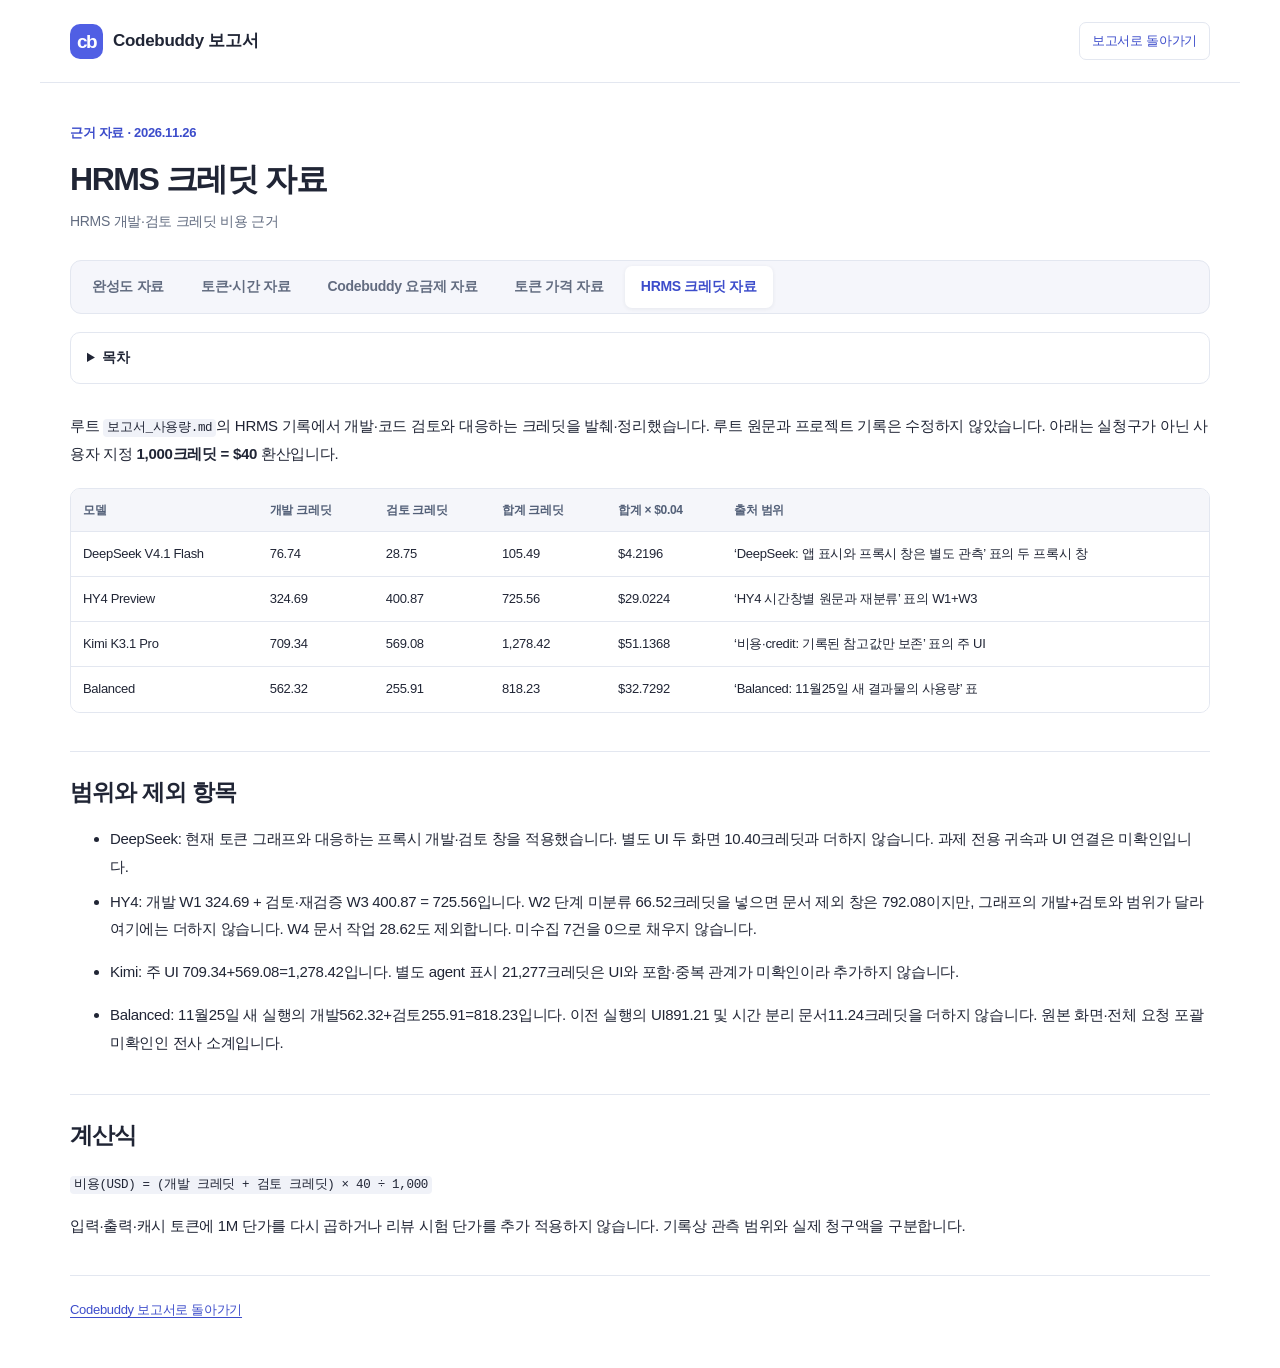
<file: sources/보고서_크레딧.html>
<!doctype html>
<html lang="ko">
<head><meta charset="utf-8"><meta name="viewport" content="width=device-width,initial-scale=1"><title>HRMS 크레딧 자료 | Codebuddy 보고서</title><link rel="icon" href="../assets/favicon.svg" type="image/svg+xml"><link rel="stylesheet" href="document.css"></head>
<body>
<a class="skip-link" href="#document">본문으로 이동</a>
<header class="document-topbar"><a class="document-brand" href="../index.html#method"><span aria-hidden="true">cb</span>Codebuddy 보고서</a><a class="back-link" href="../index.html#method">보고서로 돌아가기</a></header>
<main id="document">
<div class="document-heading"><span class="eyebrow">근거 자료 · 2026.11.26</span><h1>HRMS 크레딧 자료</h1><p>HRMS 개발·검토 크레딧 비용 근거</p></div>
<nav class="document-tabs" aria-label="근거 자료 선택"><a href="보고서_완성도.html">완성도 자료</a><a href="보고서_사용량.html">토큰·시간 자료</a><a href="보고서_요금제.html">Codebuddy 요금제 자료</a><a href="보고서_토큰가격.html">토큰 가격 자료</a><a href="보고서_크레딧.html" aria-current="page">HRMS 크레딧 자료</a></nav>
<details class="document-contents"><summary>목차</summary><div class="toc">
<ul>
<li><a href="#_1">범위와 제외 항목</a></li>
<li><a href="#_2">계산식</a></li>
</ul>
</div>
</details>
<article class="document-body"><p>루트 <code>보고서_사용량.md</code>의 HRMS 기록에서 개발·코드 검토와 대응하는 크레딧을 발췌·정리했습니다. 루트 원문과 프로젝트 기록은 수정하지 않았습니다. 아래는 실청구가 아닌 사용자 지정 <strong>1,000크레딧 = $40</strong> 환산입니다.</p>
<div class="document-table" tabindex="0" role="region" aria-label="자료 표, 가로 스크롤"><table>
<thead>
<tr>
<th scope="col">모델</th>
<th scope="col">개발 크레딧</th>
<th scope="col">검토 크레딧</th>
<th scope="col">합계 크레딧</th>
<th scope="col">합계 × $0.04</th>
<th scope="col">출처 범위</th>
</tr>
</thead>
<tbody>
<tr>
<td>DeepSeek V4.1 Flash</td>
<td>76.74</td>
<td>28.75</td>
<td>105.49</td>
<td>$4.2196</td>
<td>‘DeepSeek: 앱 표시와 프록시 창은 별도 관측’ 표의 두 프록시 창</td>
</tr>
<tr>
<td>HY4 Preview</td>
<td>324.69</td>
<td>400.87</td>
<td>725.56</td>
<td>$29.0224</td>
<td>‘HY4 시간창별 원문과 재분류’ 표의 W1+W3</td>
</tr>
<tr>
<td>Kimi K3.1 Pro</td>
<td>709.34</td>
<td>569.08</td>
<td>1,278.42</td>
<td>$51.1368</td>
<td>‘비용·credit: 기록된 참고값만 보존’ 표의 주 UI</td>
</tr>
<tr>
<td>Balanced</td>
<td>562.32</td>
<td>255.91</td>
<td>818.23</td>
<td>$32.7292</td>
<td>‘Balanced: 11월25일 새 결과물의 사용량’ 표</td>
</tr>
</tbody>
</table></div>
<h2 id="_1">범위와 제외 항목</h2>
<ul>
<li>DeepSeek: 현재 토큰 그래프와 대응하는 프록시 개발·검토 창을 적용했습니다. 별도 UI 두 화면 10.40크레딧과 더하지 않습니다. 과제 전용 귀속과 UI 연결은 미확인입니다.</li>
<li>HY4: 개발 W1 324.69 + 검토·재검증 W3 400.87 = 725.56입니다. W2 단계 미분류 66.52크레딧을 넣으면 문서 제외 창은 792.08이지만, 그래프의 개발+검토와 범위가 달라 여기에는 더하지 않습니다. W4 문서 작업 28.62도 제외합니다. 미수집 7건을 0으로 채우지 않습니다.</li>
<li>
<p>Kimi: 주 UI 709.34+569.08=1,278.42입니다. 별도 agent 표시 21,277크레딧은 UI와 포함·중복 관계가 미확인이라 추가하지 않습니다.</p>
</li>
<li>
<p>Balanced: 11월25일 새 실행의 개발562.32+검토255.91=818.23입니다. 이전 실행의 UI891.21 및 시간 분리 문서11.24크레딧을 더하지 않습니다. 원본 화면·전체 요청 포괄 미확인인 전사 소계입니다.</p>
</li>
</ul>
<h2 id="_2">계산식</h2>
<p><code>비용(USD) = (개발 크레딧 + 검토 크레딧) × 40 ÷ 1,000</code></p>
<p>입력·출력·캐시 토큰에 1M 단가를 다시 곱하거나 리뷰 시험 단가를 추가 적용하지 않습니다. 기록상 관측 범위와 실제 청구액을 구분합니다.</p></article>
<footer><a href="../index.html#method">Codebuddy 보고서로 돌아가기</a></footer>
</main>
</body></html>
</file>
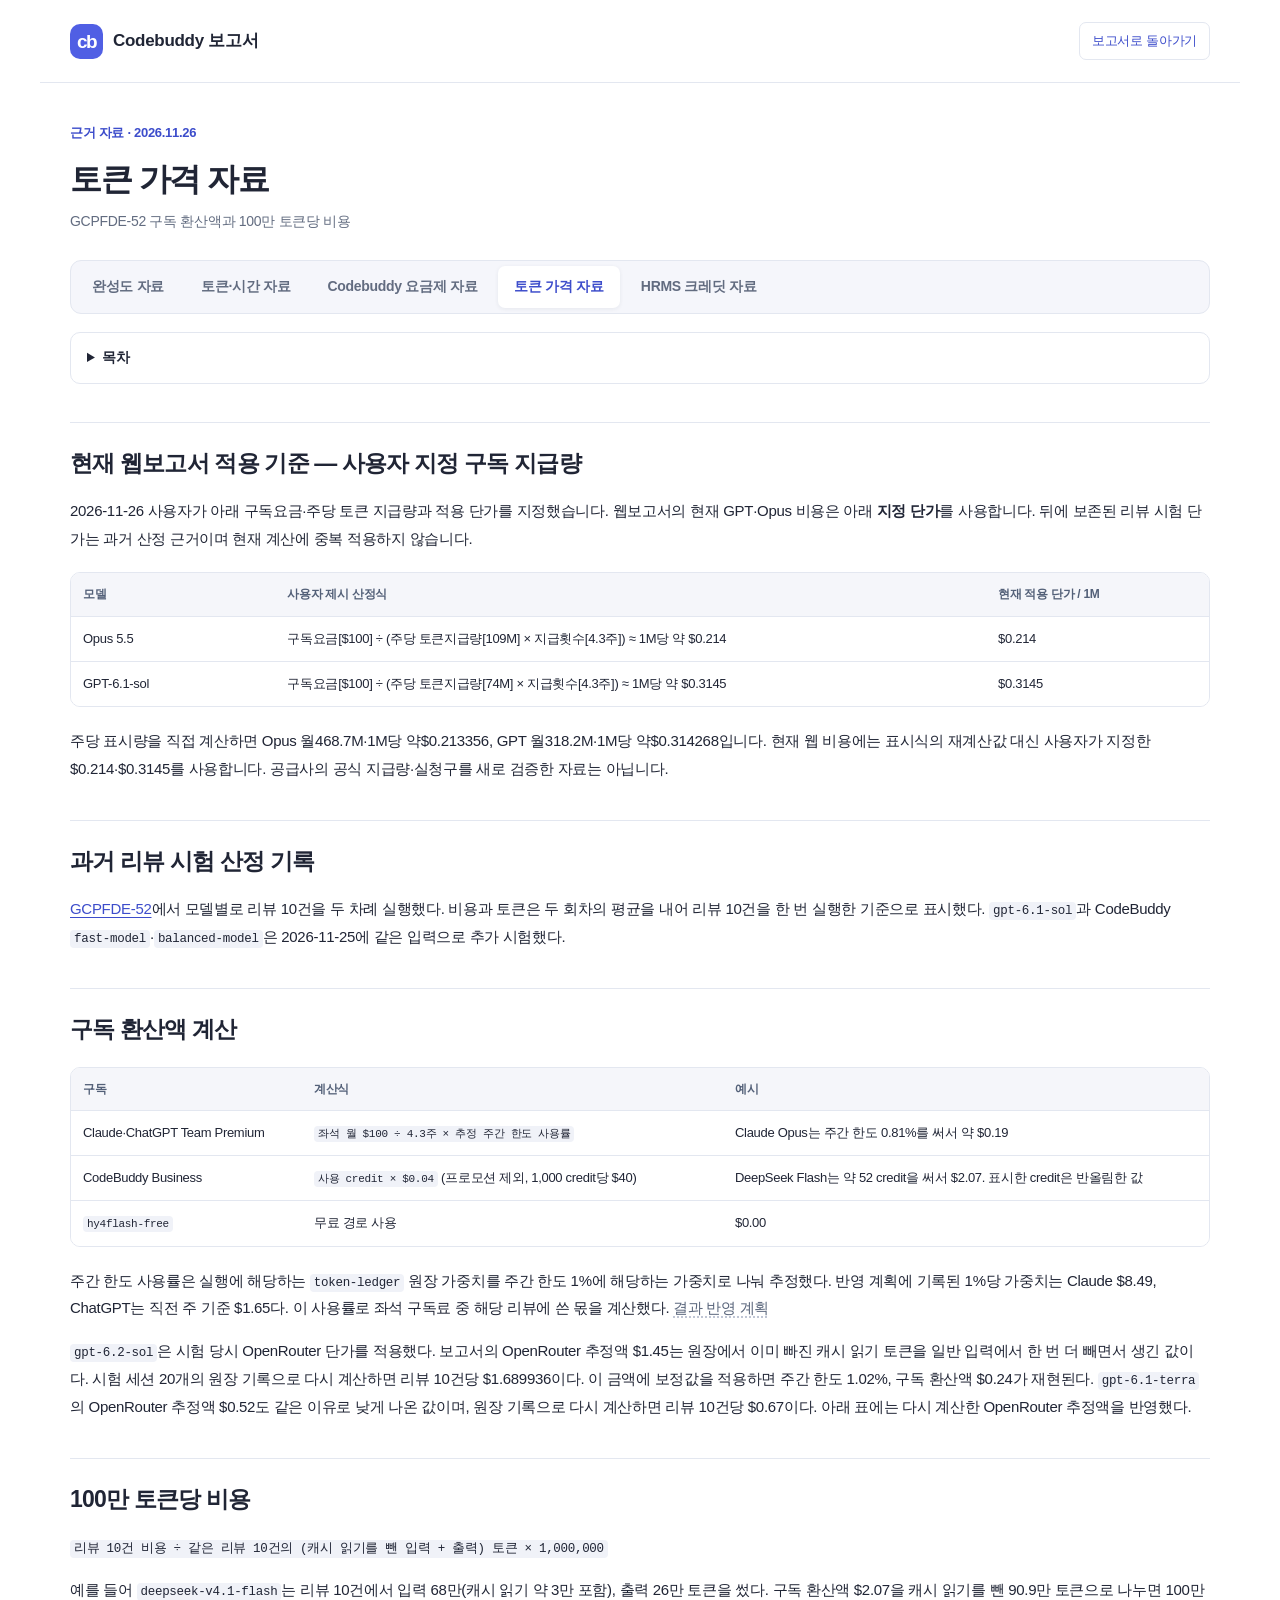
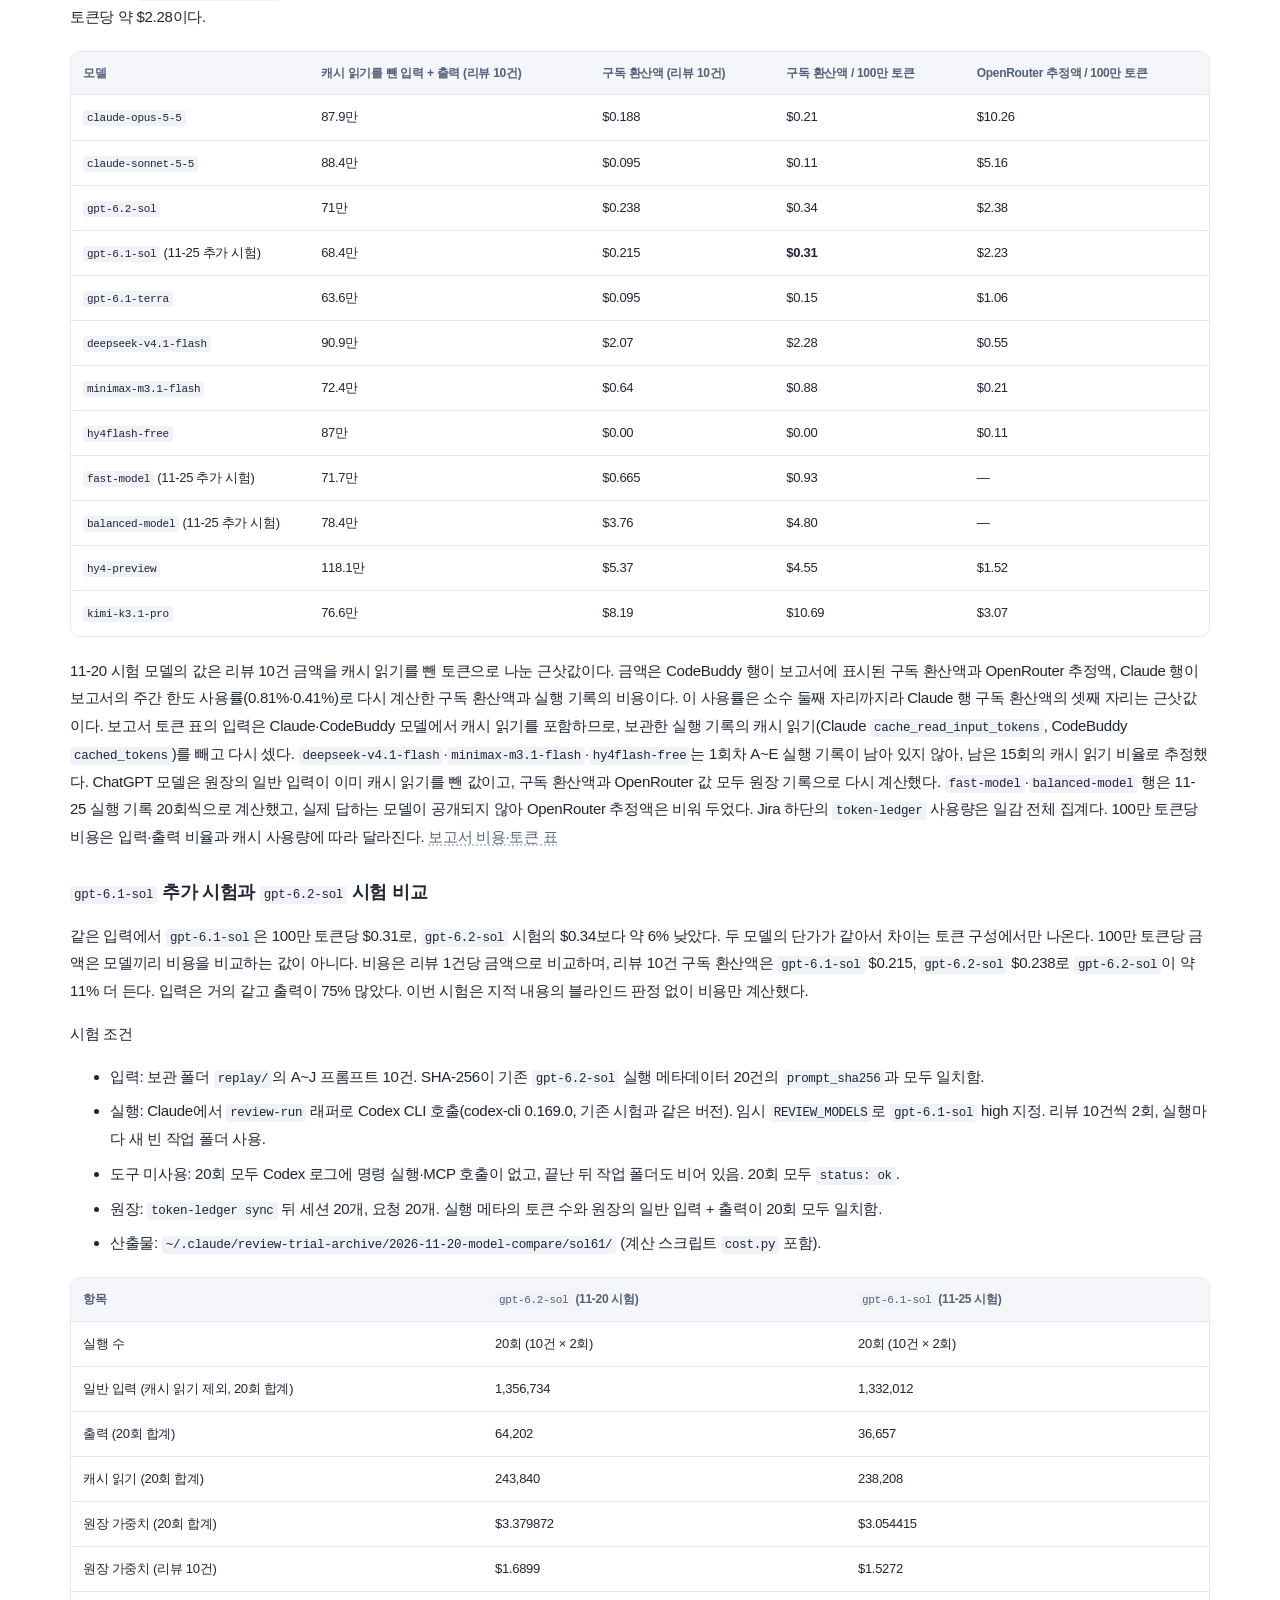
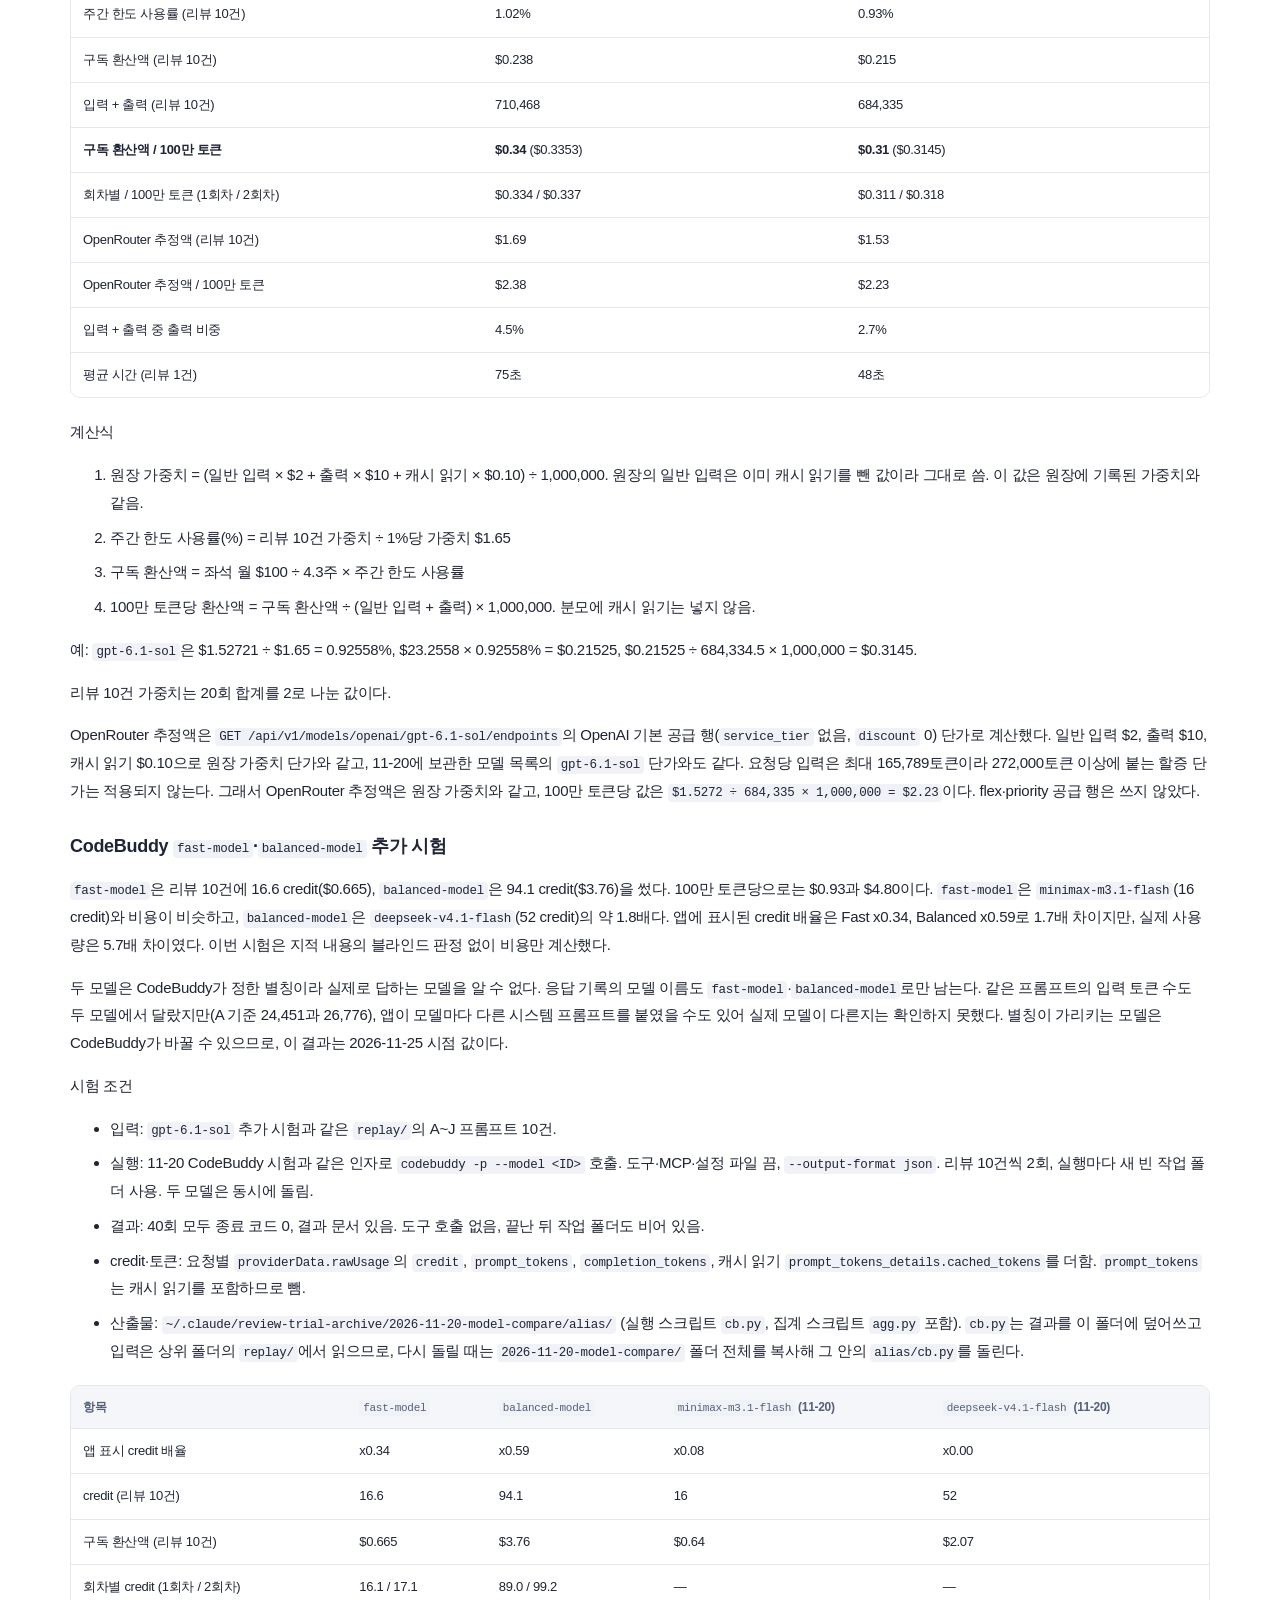
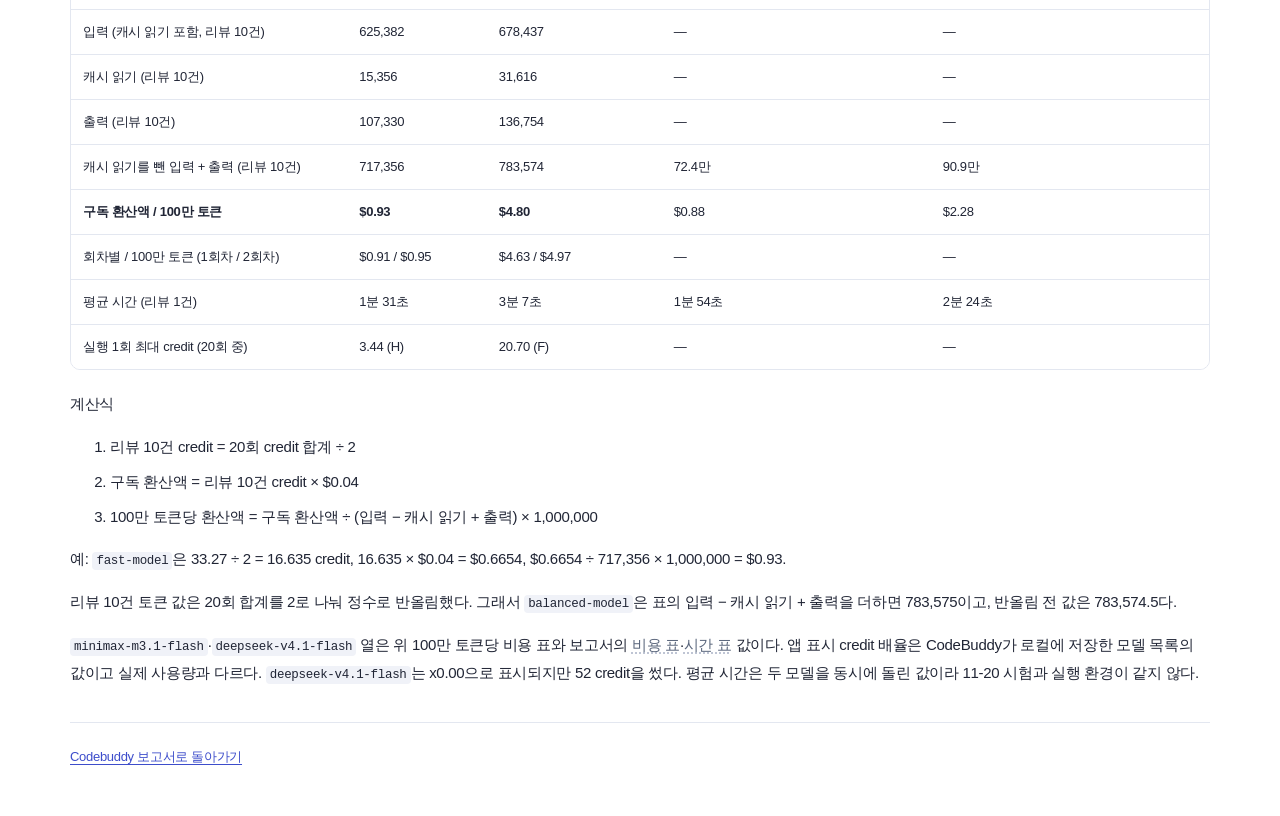
<file: sources/보고서_토큰가격.html>
<!doctype html>
<html lang="ko">
<head><meta charset="utf-8"><meta name="viewport" content="width=device-width,initial-scale=1"><title>토큰 가격 자료 | Codebuddy 보고서</title><link rel="icon" href="../assets/favicon.svg" type="image/svg+xml"><link rel="stylesheet" href="document.css"></head>
<body>
<a class="skip-link" href="#document">본문으로 이동</a>
<header class="document-topbar"><a class="document-brand" href="../index.html#method"><span aria-hidden="true">cb</span>Codebuddy 보고서</a><a class="back-link" href="../index.html#method">보고서로 돌아가기</a></header>
<main id="document">
<div class="document-heading"><span class="eyebrow">근거 자료 · 2026.11.26</span><h1>토큰 가격 자료</h1><p>GCPFDE-52 구독 환산액과 100만 토큰당 비용</p></div>
<nav class="document-tabs" aria-label="근거 자료 선택"><a href="보고서_완성도.html">완성도 자료</a><a href="보고서_사용량.html">토큰·시간 자료</a><a href="보고서_요금제.html">Codebuddy 요금제 자료</a><a href="보고서_토큰가격.html" aria-current="page">토큰 가격 자료</a><a href="보고서_크레딧.html">HRMS 크레딧 자료</a></nav>
<details class="document-contents"><summary>목차</summary><div class="toc">
<ul>
<li><a href="#_1">현재 웹보고서 적용 기준 — 사용자 지정 구독 지급량</a></li>
<li><a href="#_2">과거 리뷰 시험 산정 기록</a></li>
<li><a href="#_3">구독 환산액 계산</a></li>
<li><a href="#100">100만 토큰당 비용</a></li>
</ul>
</div>
</details>
<article class="document-body"><h2 id="_1">현재 웹보고서 적용 기준 — 사용자 지정 구독 지급량</h2>
<p>2026-11-26 사용자가 아래 구독요금·주당 토큰 지급량과 적용 단가를 지정했습니다. 웹보고서의 현재 GPT·Opus 비용은 아래 <strong>지정 단가</strong>를 사용합니다. 뒤에 보존된 리뷰 시험 단가는 과거 산정 근거이며 현재 계산에 중복 적용하지 않습니다.</p>
<div class="document-table" tabindex="0" role="region" aria-label="자료 표, 가로 스크롤"><table>
<thead>
<tr>
<th scope="col">모델</th>
<th scope="col">사용자 제시 산정식</th>
<th scope="col">현재 적용 단가 / 1M</th>
</tr>
</thead>
<tbody>
<tr>
<td>Opus 5.5</td>
<td>구독요금[$100] ÷ (주당 토큰지급량[109M] × 지급횟수[4.3주]) ≈ 1M당 약 $0.214</td>
<td>$0.214</td>
</tr>
<tr>
<td>GPT-6.1-sol</td>
<td>구독요금[$100] ÷ (주당 토큰지급량[74M] × 지급횟수[4.3주]) ≈ 1M당 약 $0.3145</td>
<td>$0.3145</td>
</tr>
</tbody>
</table></div>
<p>주당 표시량을 직접 계산하면 Opus 월468.7M·1M당 약$0.213356, GPT 월318.2M·1M당 약$0.314268입니다. 현재 웹 비용에는 표시식의 재계산값 대신 사용자가 지정한 $0.214·$0.3145를 사용합니다. 공급사의 공식 지급량·실청구를 새로 검증한 자료는 아닙니다.</p>
<h2 id="_2">과거 리뷰 시험 산정 기록</h2>
<p><a href="https://com2us.atlassian.net/browse/GCPFDE-52" target="_blank" rel="noopener noreferrer">GCPFDE-52</a>에서 모델별로 리뷰 10건을 두 차례 실행했다. 비용과 토큰은 두 회차의 평균을 내어 리뷰 10건을 한 번 실행한 기준으로 표시했다. <code>gpt-6.1-sol</code>과 CodeBuddy <code>fast-model</code>·<code>balanced-model</code>은 2026-11-25에 같은 입력으로 추가 시험했다.</p>
<h2 id="_3">구독 환산액 계산</h2>
<div class="document-table" tabindex="0" role="region" aria-label="자료 표, 가로 스크롤"><table>
<thead>
<tr>
<th scope="col">구독</th>
<th scope="col">계산식</th>
<th scope="col">예시</th>
</tr>
</thead>
<tbody>
<tr>
<td>Claude·ChatGPT Team Premium</td>
<td><code>좌석 월 $100 ÷ 4.3주 × 추정 주간 한도 사용률</code></td>
<td>Claude Opus는 주간 한도 0.81%를 써서 약 $0.19</td>
</tr>
<tr>
<td>CodeBuddy Business</td>
<td><code>사용 credit × $0.04</code> (프로모션 제외, 1,000 credit당 $40)</td>
<td>DeepSeek Flash는 약 52 credit을 써서 $2.07. 표시한 credit은 반올림한 값</td>
</tr>
<tr>
<td><code>hy4flash-free</code></td>
<td>무료 경로 사용</td>
<td>$0.00</td>
</tr>
</tbody>
</table></div>
<p>주간 한도 사용률은 실행에 해당하는 <code>token-ledger</code> 원장 가중치를 주간 한도 1%에 해당하는 가중치로 나눠 추정했다. 반영 계획에 기록된 1%당 가중치는 Claude $8.49, ChatGPT는 직전 주 기준 $1.65다. 이 사용률로 좌석 구독료 중 해당 리뷰에 쓴 몫을 계산했다. <span class="local-reference" title="2026-11-20-model-comparison-plan.md">결과 반영 계획</span></p>
<p><code>gpt-6.2-sol</code>은 시험 당시 OpenRouter 단가를 적용했다. 보고서의 OpenRouter 추정액 $1.45는 원장에서 이미 빠진 캐시 읽기 토큰을 일반 입력에서 한 번 더 빼면서 생긴 값이다. 시험 세션 20개의 원장 기록으로 다시 계산하면 리뷰 10건당 $1.689936이다. 이 금액에 보정값을 적용하면 주간 한도 1.02%, 구독 환산액 $0.24가 재현된다. <code>gpt-6.1-terra</code>의 OpenRouter 추정액 $0.52도 같은 이유로 낮게 나온 값이며, 원장 기록으로 다시 계산하면 리뷰 10건당 $0.67이다. 아래 표에는 다시 계산한 OpenRouter 추정액을 반영했다.</p>
<h2 id="100">100만 토큰당 비용</h2>
<p><code>리뷰 10건 비용 ÷ 같은 리뷰 10건의 (캐시 읽기를 뺀 입력 + 출력) 토큰 × 1,000,000</code></p>
<p>예를 들어 <code>deepseek-v4.1-flash</code>는 리뷰 10건에서 입력 68만(캐시 읽기 약 3만 포함), 출력 26만 토큰을 썼다. 구독 환산액 $2.07을 캐시 읽기를 뺀 90.9만 토큰으로 나누면 100만 토큰당 약 $2.28이다.</p>
<div class="document-table" tabindex="0" role="region" aria-label="자료 표, 가로 스크롤"><table>
<thead>
<tr>
<th scope="col">모델</th>
<th scope="col">캐시 읽기를 뺀 입력 + 출력 (리뷰 10건)</th>
<th scope="col">구독 환산액 (리뷰 10건)</th>
<th scope="col">구독 환산액 / 100만 토큰</th>
<th scope="col">OpenRouter 추정액 / 100만 토큰</th>
</tr>
</thead>
<tbody>
<tr>
<td><code>claude-opus-5-5</code></td>
<td>87.9만</td>
<td>$0.188</td>
<td>$0.21</td>
<td>$10.26</td>
</tr>
<tr>
<td><code>claude-sonnet-5-5</code></td>
<td>88.4만</td>
<td>$0.095</td>
<td>$0.11</td>
<td>$5.16</td>
</tr>
<tr>
<td><code>gpt-6.2-sol</code></td>
<td>71만</td>
<td>$0.238</td>
<td>$0.34</td>
<td>$2.38</td>
</tr>
<tr>
<td><code>gpt-6.1-sol</code> (11-25 추가 시험)</td>
<td>68.4만</td>
<td>$0.215</td>
<td><strong>$0.31</strong></td>
<td>$2.23</td>
</tr>
<tr>
<td><code>gpt-6.1-terra</code></td>
<td>63.6만</td>
<td>$0.095</td>
<td>$0.15</td>
<td>$1.06</td>
</tr>
<tr>
<td><code>deepseek-v4.1-flash</code></td>
<td>90.9만</td>
<td>$2.07</td>
<td>$2.28</td>
<td>$0.55</td>
</tr>
<tr>
<td><code>minimax-m3.1-flash</code></td>
<td>72.4만</td>
<td>$0.64</td>
<td>$0.88</td>
<td>$0.21</td>
</tr>
<tr>
<td><code>hy4flash-free</code></td>
<td>87만</td>
<td>$0.00</td>
<td>$0.00</td>
<td>$0.11</td>
</tr>
<tr>
<td><code>fast-model</code> (11-25 추가 시험)</td>
<td>71.7만</td>
<td>$0.665</td>
<td>$0.93</td>
<td>—</td>
</tr>
<tr>
<td><code>balanced-model</code> (11-25 추가 시험)</td>
<td>78.4만</td>
<td>$3.76</td>
<td>$4.80</td>
<td>—</td>
</tr>
<tr>
<td><code>hy4-preview</code></td>
<td>118.1만</td>
<td>$5.37</td>
<td>$4.55</td>
<td>$1.52</td>
</tr>
<tr>
<td><code>kimi-k3.1-pro</code></td>
<td>76.6만</td>
<td>$8.19</td>
<td>$10.69</td>
<td>$3.07</td>
</tr>
</tbody>
</table></div>
<p>11-20 시험 모델의 값은 리뷰 10건 금액을 캐시 읽기를 뺀 토큰으로 나눈 근삿값이다. 금액은 CodeBuddy 행이 보고서에 표시된 구독 환산액과 OpenRouter 추정액, Claude 행이 보고서의 주간 한도 사용률(0.81%·0.41%)로 다시 계산한 구독 환산액과 실행 기록의 비용이다. 이 사용률은 소수 둘째 자리까지라 Claude 행 구독 환산액의 셋째 자리는 근삿값이다. 보고서 토큰 표의 입력은 Claude·CodeBuddy 모델에서 캐시 읽기를 포함하므로, 보관한 실행 기록의 캐시 읽기(Claude <code>cache_read_input_tokens</code>, CodeBuddy <code>cached_tokens</code>)를 빼고 다시 셌다. <code>deepseek-v4.1-flash</code>·<code>minimax-m3.1-flash</code>·<code>hy4flash-free</code>는 1회차 A~E 실행 기록이 남아 있지 않아, 남은 15회의 캐시 읽기 비율로 추정했다. ChatGPT 모델은 원장의 일반 입력이 이미 캐시 읽기를 뺀 값이고, 구독 환산액과 OpenRouter 값 모두 원장 기록으로 다시 계산했다. <code>fast-model</code>·<code>balanced-model</code> 행은 11-25 실행 기록 20회씩으로 계산했고, 실제 답하는 모델이 공개되지 않아 OpenRouter 추정액은 비워 두었다. Jira 하단의 <code>token-ledger</code> 사용량은 일감 전체 집계다. 100만 토큰당 비용은 입력·출력 비율과 캐시 사용량에 따라 달라진다. <span class="local-reference" title="2026-11-20-model-comparison-report.md#비용과-토큰-사용량">보고서 비용·토큰 표</span></p>
<h3 id="gpt-61-sol-gpt-62-sol"><code>gpt-6.1-sol</code> 추가 시험과 <code>gpt-6.2-sol</code> 시험 비교</h3>
<p>같은 입력에서 <code>gpt-6.1-sol</code>은 100만 토큰당 $0.31로, <code>gpt-6.2-sol</code> 시험의 $0.34보다 약 6% 낮았다. 두 모델의 단가가 같아서 차이는 토큰 구성에서만 나온다. 100만 토큰당 금액은 모델끼리 비용을 비교하는 값이 아니다. 비용은 리뷰 1건당 금액으로 비교하며, 리뷰 10건 구독 환산액은 <code>gpt-6.1-sol</code> $0.215, <code>gpt-6.2-sol</code> $0.238로 <code>gpt-6.2-sol</code>이 약 11% 더 든다. 입력은 거의 같고 출력이 75% 많았다. 이번 시험은 지적 내용의 블라인드 판정 없이 비용만 계산했다.</p>
<p>시험 조건</p>
<ul>
<li>입력: 보관 폴더 <code>replay/</code>의 A~J 프롬프트 10건. SHA-256이 기존 <code>gpt-6.2-sol</code> 실행 메타데이터 20건의 <code>prompt_sha256</code>과 모두 일치함.</li>
<li>실행: Claude에서 <code>review-run</code> 래퍼로 Codex CLI 호출(codex-cli 0.169.0, 기존 시험과 같은 버전). 임시 <code>REVIEW_MODELS</code>로 <code>gpt-6.1-sol</code> high 지정. 리뷰 10건씩 2회, 실행마다 새 빈 작업 폴더 사용.</li>
<li>도구 미사용: 20회 모두 Codex 로그에 명령 실행·MCP 호출이 없고, 끝난 뒤 작업 폴더도 비어 있음. 20회 모두 <code>status: ok</code>.</li>
<li>원장: <code>token-ledger sync</code> 뒤 세션 20개, 요청 20개. 실행 메타의 토큰 수와 원장의 일반 입력 + 출력이 20회 모두 일치함.</li>
<li>산출물: <code>~/.claude/review-trial-archive/2026-11-20-model-compare/sol61/</code> (계산 스크립트 <code>cost.py</code> 포함).</li>
</ul>
<div class="document-table" tabindex="0" role="region" aria-label="자료 표, 가로 스크롤"><table>
<thead>
<tr>
<th scope="col">항목</th>
<th scope="col"><code>gpt-6.2-sol</code> (11-20 시험)</th>
<th scope="col"><code>gpt-6.1-sol</code> (11-25 시험)</th>
</tr>
</thead>
<tbody>
<tr>
<td>실행 수</td>
<td>20회 (10건 × 2회)</td>
<td>20회 (10건 × 2회)</td>
</tr>
<tr>
<td>일반 입력 (캐시 읽기 제외, 20회 합계)</td>
<td>1,356,734</td>
<td>1,332,012</td>
</tr>
<tr>
<td>출력 (20회 합계)</td>
<td>64,202</td>
<td>36,657</td>
</tr>
<tr>
<td>캐시 읽기 (20회 합계)</td>
<td>243,840</td>
<td>238,208</td>
</tr>
<tr>
<td>원장 가중치 (20회 합계)</td>
<td>$3.379872</td>
<td>$3.054415</td>
</tr>
<tr>
<td>원장 가중치 (리뷰 10건)</td>
<td>$1.6899</td>
<td>$1.5272</td>
</tr>
<tr>
<td>주간 한도 사용률 (리뷰 10건)</td>
<td>1.02%</td>
<td>0.93%</td>
</tr>
<tr>
<td>구독 환산액 (리뷰 10건)</td>
<td>$0.238</td>
<td>$0.215</td>
</tr>
<tr>
<td>입력 + 출력 (리뷰 10건)</td>
<td>710,468</td>
<td>684,335</td>
</tr>
<tr>
<td><strong>구독 환산액 / 100만 토큰</strong></td>
<td><strong>$0.34</strong> ($0.3353)</td>
<td><strong>$0.31</strong> ($0.3145)</td>
</tr>
<tr>
<td>회차별 / 100만 토큰 (1회차 / 2회차)</td>
<td>$0.334 / $0.337</td>
<td>$0.311 / $0.318</td>
</tr>
<tr>
<td>OpenRouter 추정액 (리뷰 10건)</td>
<td>$1.69</td>
<td>$1.53</td>
</tr>
<tr>
<td>OpenRouter 추정액 / 100만 토큰</td>
<td>$2.38</td>
<td>$2.23</td>
</tr>
<tr>
<td>입력 + 출력 중 출력 비중</td>
<td>4.5%</td>
<td>2.7%</td>
</tr>
<tr>
<td>평균 시간 (리뷰 1건)</td>
<td>75초</td>
<td>48초</td>
</tr>
</tbody>
</table></div>
<p>계산식</p>
<ol>
<li>원장 가중치 = (일반 입력 × $2 + 출력 × $10 + 캐시 읽기 × $0.10) ÷ 1,000,000. 원장의 일반 입력은 이미 캐시 읽기를 뺀 값이라 그대로 씀. 이 값은 원장에 기록된 가중치와 같음.</li>
<li>주간 한도 사용률(%) = 리뷰 10건 가중치 ÷ 1%당 가중치 $1.65</li>
<li>구독 환산액 = 좌석 월 $100 ÷ 4.3주 × 주간 한도 사용률</li>
<li>100만 토큰당 환산액 = 구독 환산액 ÷ (일반 입력 + 출력) × 1,000,000. 분모에 캐시 읽기는 넣지 않음.</li>
</ol>
<p>예: <code>gpt-6.1-sol</code>은 $1.52721 ÷ $1.65 = 0.92558%, $23.2558 × 0.92558% = $0.21525, $0.21525 ÷ 684,334.5 × 1,000,000 = $0.3145.</p>
<p>리뷰 10건 가중치는 20회 합계를 2로 나눈 값이다.</p>
<p>OpenRouter 추정액은 <code>GET /api/v1/models/openai/gpt-6.1-sol/endpoints</code>의 OpenAI 기본 공급 행(<code>service_tier</code> 없음, <code>discount</code> 0) 단가로 계산했다. 일반 입력 $2, 출력 $10, 캐시 읽기 $0.10으로 원장 가중치 단가와 같고, 11-20에 보관한 모델 목록의 <code>gpt-6.1-sol</code> 단가와도 같다. 요청당 입력은 최대 165,789토큰이라 272,000토큰 이상에 붙는 할증 단가는 적용되지 않는다. 그래서 OpenRouter 추정액은 원장 가중치와 같고, 100만 토큰당 값은 <code>$1.5272 ÷ 684,335 × 1,000,000 = $2.23</code>이다. flex·priority 공급 행은 쓰지 않았다.</p>
<h3 id="codebuddy-fast-modelbalanced-model">CodeBuddy <code>fast-model</code>·<code>balanced-model</code> 추가 시험</h3>
<p><code>fast-model</code>은 리뷰 10건에 16.6 credit($0.665), <code>balanced-model</code>은 94.1 credit($3.76)을 썼다. 100만 토큰당으로는 $0.93과 $4.80이다. <code>fast-model</code>은 <code>minimax-m3.1-flash</code>(16 credit)와 비용이 비슷하고, <code>balanced-model</code>은 <code>deepseek-v4.1-flash</code>(52 credit)의 약 1.8배다. 앱에 표시된 credit 배율은 Fast x0.34, Balanced x0.59로 1.7배 차이지만, 실제 사용량은 5.7배 차이였다. 이번 시험은 지적 내용의 블라인드 판정 없이 비용만 계산했다.</p>
<p>두 모델은 CodeBuddy가 정한 별칭이라 실제로 답하는 모델을 알 수 없다. 응답 기록의 모델 이름도 <code>fast-model</code>·<code>balanced-model</code>로만 남는다. 같은 프롬프트의 입력 토큰 수도 두 모델에서 달랐지만(A 기준 24,451과 26,776), 앱이 모델마다 다른 시스템 프롬프트를 붙였을 수도 있어 실제 모델이 다른지는 확인하지 못했다. 별칭이 가리키는 모델은 CodeBuddy가 바꿀 수 있으므로, 이 결과는 2026-11-25 시점 값이다.</p>
<p>시험 조건</p>
<ul>
<li>입력: <code>gpt-6.1-sol</code> 추가 시험과 같은 <code>replay/</code>의 A~J 프롬프트 10건.</li>
<li>실행: 11-20 CodeBuddy 시험과 같은 인자로 <code>codebuddy -p --model &lt;ID&gt;</code> 호출. 도구·MCP·설정 파일 끔, <code>--output-format json</code>. 리뷰 10건씩 2회, 실행마다 새 빈 작업 폴더 사용. 두 모델은 동시에 돌림.</li>
<li>결과: 40회 모두 종료 코드 0, 결과 문서 있음. 도구 호출 없음, 끝난 뒤 작업 폴더도 비어 있음.</li>
<li>credit·토큰: 요청별 <code>providerData.rawUsage</code>의 <code>credit</code>, <code>prompt_tokens</code>, <code>completion_tokens</code>, 캐시 읽기 <code>prompt_tokens_details.cached_tokens</code>를 더함. <code>prompt_tokens</code>는 캐시 읽기를 포함하므로 뺌.</li>
<li>산출물: <code>~/.claude/review-trial-archive/2026-11-20-model-compare/alias/</code> (실행 스크립트 <code>cb.py</code>, 집계 스크립트 <code>agg.py</code> 포함). <code>cb.py</code>는 결과를 이 폴더에 덮어쓰고 입력은 상위 폴더의 <code>replay/</code>에서 읽으므로, 다시 돌릴 때는 <code>2026-11-20-model-compare/</code> 폴더 전체를 복사해 그 안의 <code>alias/cb.py</code>를 돌린다.</li>
</ul>
<div class="document-table" tabindex="0" role="region" aria-label="자료 표, 가로 스크롤"><table>
<thead>
<tr>
<th scope="col">항목</th>
<th scope="col"><code>fast-model</code></th>
<th scope="col"><code>balanced-model</code></th>
<th scope="col"><code>minimax-m3.1-flash</code> (11-20)</th>
<th scope="col"><code>deepseek-v4.1-flash</code> (11-20)</th>
</tr>
</thead>
<tbody>
<tr>
<td>앱 표시 credit 배율</td>
<td>x0.34</td>
<td>x0.59</td>
<td>x0.08</td>
<td>x0.00</td>
</tr>
<tr>
<td>credit (리뷰 10건)</td>
<td>16.6</td>
<td>94.1</td>
<td>16</td>
<td>52</td>
</tr>
<tr>
<td>구독 환산액 (리뷰 10건)</td>
<td>$0.665</td>
<td>$3.76</td>
<td>$0.64</td>
<td>$2.07</td>
</tr>
<tr>
<td>회차별 credit (1회차 / 2회차)</td>
<td>16.1 / 17.1</td>
<td>89.0 / 99.2</td>
<td>—</td>
<td>—</td>
</tr>
<tr>
<td>입력 (캐시 읽기 포함, 리뷰 10건)</td>
<td>625,382</td>
<td>678,437</td>
<td>—</td>
<td>—</td>
</tr>
<tr>
<td>캐시 읽기 (리뷰 10건)</td>
<td>15,356</td>
<td>31,616</td>
<td>—</td>
<td>—</td>
</tr>
<tr>
<td>출력 (리뷰 10건)</td>
<td>107,330</td>
<td>136,754</td>
<td>—</td>
<td>—</td>
</tr>
<tr>
<td>캐시 읽기를 뺀 입력 + 출력 (리뷰 10건)</td>
<td>717,356</td>
<td>783,574</td>
<td>72.4만</td>
<td>90.9만</td>
</tr>
<tr>
<td><strong>구독 환산액 / 100만 토큰</strong></td>
<td><strong>$0.93</strong></td>
<td><strong>$4.80</strong></td>
<td>$0.88</td>
<td>$2.28</td>
</tr>
<tr>
<td>회차별 / 100만 토큰 (1회차 / 2회차)</td>
<td>$0.91 / $0.95</td>
<td>$4.63 / $4.97</td>
<td>—</td>
<td>—</td>
</tr>
<tr>
<td>평균 시간 (리뷰 1건)</td>
<td>1분 31초</td>
<td>3분 7초</td>
<td>1분 54초</td>
<td>2분 24초</td>
</tr>
<tr>
<td>실행 1회 최대 credit (20회 중)</td>
<td>3.44 (H)</td>
<td>20.70 (F)</td>
<td>—</td>
<td>—</td>
</tr>
</tbody>
</table></div>
<p>계산식</p>
<ol>
<li>리뷰 10건 credit = 20회 credit 합계 ÷ 2</li>
<li>구독 환산액 = 리뷰 10건 credit × $0.04</li>
<li>100만 토큰당 환산액 = 구독 환산액 ÷ (입력 − 캐시 읽기 + 출력) × 1,000,000</li>
</ol>
<p>예: <code>fast-model</code>은 33.27 ÷ 2 = 16.635 credit, 16.635 × $0.04 = $0.6654, $0.6654 ÷ 717,356 × 1,000,000 = $0.93.</p>
<p>리뷰 10건 토큰 값은 20회 합계를 2로 나눠 정수로 반올림했다. 그래서 <code>balanced-model</code>은 표의 입력 − 캐시 읽기 + 출력을 더하면 783,575이고, 반올림 전 값은 783,574.5다.</p>
<p><code>minimax-m3.1-flash</code>·<code>deepseek-v4.1-flash</code> 열은 위 100만 토큰당 비용 표와 보고서의 <span class="local-reference" title="2026-11-20-model-comparison-report.md#비용과-토큰-사용량">비용 표</span>·<span class="local-reference" title="2026-11-20-model-comparison-report.md#리뷰-시간">시간 표</span> 값이다. 앱 표시 credit 배율은 CodeBuddy가 로컬에 저장한 모델 목록의 값이고 실제 사용량과 다르다. <code>deepseek-v4.1-flash</code>는 x0.00으로 표시되지만 52 credit을 썼다. 평균 시간은 두 모델을 동시에 돌린 값이라 11-20 시험과 실행 환경이 같지 않다.</p></article>
<footer><a href="../index.html#method">Codebuddy 보고서로 돌아가기</a></footer>
</main>
</body></html>
</file>
<file: styles.css>
@charset "UTF-8";
:root{--blue:#505fe4;--blue-dark:#3343c0;--blue-soft:#eef0ff;--ink:#202535;--muted:#626c80;--line:#e4e7ef;--panel:#f5f6fb;--rail:#f4f5fa;--teal:#237e81;--teal-soft:#e9f5f3;--amber:#915b13;--amber-soft:#fff8e9;--red:#a53c46;--red-soft:#fff2f3;--radius:16px;--shadow:0 3px 14px #20253504}
*{box-sizing:border-box}html{scroll-behavior:auto;scroll-padding-top:0}body{margin:0;background:#fff;color:var(--ink);font:16px/1.65 -apple-system,BlinkMacSystemFont,"Segoe UI","Apple SD Gothic Neo","Malgun Gothic",sans-serif;letter-spacing:-.025em}button,input,select{font:inherit}button,a,select{touch-action:manipulation}button{cursor:pointer}a{color:var(--blue-dark);text-underline-offset:4px}button:focus-visible,a:focus-visible,select:focus-visible,summary:focus-visible,[tabindex="0"]:focus-visible{outline:3px solid #8390ff;outline-offset:4px}button:disabled{cursor:not-allowed}svg{width:21px;height:21px;fill:none;stroke:currentColor;stroke-width:1.7;stroke-linecap:round;stroke-linejoin:round;flex-shrink:0}.icon-sprite{position:absolute;width:0;height:0;overflow:hidden}.sr-only{position:absolute;width:1px;height:1px;padding:0;margin:-1px;overflow:hidden;clip:rect(0,0,0,0);white-space:nowrap;border:0}.skip-link{position:fixed;top:-80px;left:20px;background:white;padding:12px 20px;z-index:100}.skip-link:focus{top:12px}
h1,h2,h3,p,figure{margin:0}h1,h2,h3{line-height:1.35;letter-spacing:-.045em}h1{font-size:clamp(30px,3vw,42px);font-weight:760;margin:16px 0}h2{font-size:28px;font-weight:730}h3{font-size:19px;font-weight:700}p{overflow-wrap:break-word}strong{font-weight:700}.muted{color:var(--muted)}small{font-size:13px}code{font:13px/1.5 ui-monospace,SFMono-Regular,Consolas,monospace;background:#edf0f7;padding:2px 5px;border-radius:4px;overflow-wrap:anywhere}.overline{display:block;color:var(--blue-dark);font-size:14px;font-weight:700;margin-bottom:10px}.badge{display:inline-flex;align-items:center;width:fit-content;gap:5px;padding:4px 9px;border-radius:6px;font-size:13px;font-weight:650;line-height:1.6}.badge-blue{background:var(--blue-soft);color:var(--blue-dark)}.badge-teal{background:var(--teal-soft);color:var(--teal)}.badge-amber{background:var(--amber-soft);color:var(--amber)}.badge-red{background:var(--red-soft);color:var(--red)}.badge-neutral{background:#eef0f5;color:#536077}.badge-outline{background:white;border:1px solid #d9def9;color:var(--blue-dark)}
.sidebar{position:fixed;inset:16px auto 16px 16px;width:244px;display:flex;flex-direction:column;padding:28px 18px 18px;background:var(--rail);border:1px solid #f0f1f7;z-index:20;overflow:auto}.brand-row{display:flex;align-items:center;justify-content:space-between}.brand{display:flex;align-items:center;gap:11px;text-decoration:none;color:var(--ink);white-space:nowrap}.brand-mark{width:41px;height:43px;display:grid;place-items:center;background:var(--blue);color:#fff;border-radius:13px;font-size:23px;font-weight:750;letter-spacing:-.08em;box-shadow:0 3px 8px #505fe420}.brand strong{display:block;font-size:20px;font-weight:750;letter-spacing:-.05em;line-height:1.3}.brand small{display:block;color:var(--muted);font-size:12px;letter-spacing:0;margin-top:3px}.menu-toggle{display:none}.edition{margin:30px 0 24px;padding:13px 10px 13px 13px;border-left:3px solid var(--blue);background:#f0f2ff}.edition span{font-size:13px;font-weight:650;color:var(--blue-dark)}.edition strong{display:block;font-size:22px;line-height:1.4;margin:7px 0}.edition small{display:block;color:var(--muted);font-size:12px}.sidebar nav{display:flex;flex-direction:column;gap:6px}.sidebar nav a{display:flex;align-items:center;gap:13px;padding:11px 12px;border-radius:11px;text-decoration:none;color:#5e677b;font-size:14px;font-weight:650;transition:background .15s,color .15s}.sidebar nav a small{display:block;font-size:12px;font-weight:400;color:#778094;margin-top:2px}.sidebar nav a svg{width:19px;height:19px;stroke-width:1.5}.sidebar nav a.active{color:var(--blue-dark);background:#e8ecff}.sidebar nav a.active small{color:#5e6ac9}.sidebar nav a:hover{background:#eaeef7;color:var(--blue-dark)}.sidebar-footer{margin-top:24px;border-top:1px solid var(--line);padding:18px 10px 0;color:var(--muted);font-size:12px;line-height:1.7}.sidebar-footer strong{font-size:12px;color:#596277}.sidebar-footer p{margin:8px 0}.sidebar-footer a{font-size:12px}
main{max-width:1610px;margin-left:260px;padding:36px 48px 24px;min-width:0}.topline{display:flex;align-items:center;justify-content:space-between;color:var(--muted);font-size:13px;margin-bottom:34px;gap:12px}.button{display:inline-flex;align-items:center;justify-content:center;gap:8px;padding:9px 14px;border:1px solid var(--line);border-radius:8px;background:#fff;color:var(--ink);text-decoration:none;font-weight:600;font-size:14px;line-height:1.5}.button:hover{border-color:#a7b1f2;background:#f5f6ff}.button-quiet{background:white;color:#5f687a}.button svg{width:17px;height:17px}.section{padding:44px 0 48px;border-top:1px solid var(--line);scroll-margin-top:24px}.overview{padding-top:0;border:0}.eyebrow{display:flex;gap:10px;align-items:center;color:var(--muted);font-size:13px;flex-wrap:wrap}.lead{font-size:17px;line-height:1.8;color:var(--muted);max-width:800px}.summary-panel{margin-top:30px;background:var(--panel);border:1px solid var(--line);padding:28px;display:grid;grid-template-columns:minmax(0,1.6fr) minmax(210px,1fr);gap:30px;border-radius:var(--radius)}.summary-panel h2{font-size:27px;line-height:1.5;margin-bottom:13px}.summary-panel p{font-size:15px;color:#586276;line-height:1.8;max-width:590px}.summary-aside{padding-left:25px;border-left:1px solid #dfe3ef;align-self:center}.summary-aside p{margin:13px 0;font-size:14px}.text-link{font-size:14px;font-weight:600}.kpi-grid{display:grid;grid-template-columns:repeat(3,minmax(0,1fr));gap:15px;margin-top:20px}.metric-card{border:1px solid var(--line);border-radius:13px;padding:21px;box-shadow:var(--shadow);min-width:0}.metric-card.emphasis{border-color:#ccd3f8;background:#f7f8ff;box-shadow:0 0 0 1px #e6e9fb}.metric-card>span{display:block;font-size:13px;color:var(--muted)}.metric-number{font-size:38px;font-weight:730;letter-spacing:-.055em;line-height:1.35;margin:12px 0;color:var(--ink);font-variant-numeric:tabular-nums}.emphasis .metric-number{color:var(--blue)}.metric-number small{font-size:14px;font-weight:500;letter-spacing:-.02em;color:var(--muted);margin-left:6px}.metric-card>strong{font-size:14px}.metric-card p{margin-top:8px;font-size:13px;line-height:1.8;color:var(--muted)}.source-note{font-size:13px;color:var(--muted);margin-top:17px;line-height:1.85}.section-heading{display:flex;justify-content:space-between;align-items:flex-start;gap:18px;margin-bottom:25px}.section-heading p{color:var(--muted);font-size:15px;line-height:1.8;margin-top:11px;max-width:720px}.section-tag{font-size:12px;color:var(--muted);white-space:nowrap;margin-top:9px;padding:4px 8px;border:1px solid var(--line);border-radius:6px}
.control-panel{display:flex;gap:18px;align-items:end;flex-wrap:wrap;background:var(--panel);border:1px solid var(--line);border-radius:var(--radius);padding:20px;margin-bottom:20px}.control-panel>.control:first-child{flex:1;min-width:280px}.control{display:flex;flex-direction:column;gap:8px;color:#596378;font-size:13px;font-weight:550}.control-label{font-size:13px}.control-panel label{min-width:170px}.control select,.explorer-header select{width:100%}.segmented{display:flex;align-items:stretch;gap:4px;background:#e9ecf4;padding:4px;border-radius:9px;width:fit-content;max-width:100%}.segmented button{border:0;background:transparent;padding:8px 12px;line-height:1.5;border-radius:6px;color:#606b7f;font-size:14px;font-weight:550;white-space:nowrap}.segmented button[aria-pressed="true"]{color:var(--blue-dark);background:white;box-shadow:0 1px 4px #28324f10}.segmented button:hover{color:var(--blue-dark)}select{appearance:none;-webkit-appearance:none;background:#fff url("data:image/svg+xml,%3Csvg xmlns='http://www.w3.org/2000/svg' width='12' height='8'%3E%3Cpath fill='none' stroke='%23626c80' stroke-width='1.5' d='m1 1 5 5 5-5'/%3E%3C/svg%3E") no-repeat right 14px center;border:1px solid #dde2ec;border-radius:22px;color:var(--ink);padding:9px 34px 9px 14px;font-size:14px;min-width:0;height:42px;max-width:100%}.compact{align-items:center}.compact>.control:first-child{min-width:0}.compact>.muted{font-size:13px}
.chart-panel{border:1px solid var(--line);border-radius:var(--radius);padding:23px 24px;background:#fff;min-width:0;box-shadow:var(--shadow)}figcaption{display:flex;justify-content:space-between;gap:12px;align-items:center;margin-bottom:18px}figcaption strong{font-size:17px}figcaption>span{font-size:12px;color:var(--muted);text-align:right}.chart-legend{display:flex;flex-wrap:wrap;gap:16px;font-size:12px;color:var(--muted);margin-bottom:20px}.chart-legend>span{display:inline-flex;align-items:center;gap:6px}.swatch{width:10px;height:10px;display:inline-block;border-radius:3px;background:#777}.swatch.baseline{background:#8890ab}.swatch.codebuddy{background:var(--blue)}.swatch.regular{background:#9b8ee8}.swatch.cache{background:#596be6}.swatch.write{background:#48a69b}.swatch.output{background:#e6a94a}.bar-chart{display:flex;flex-direction:column;gap:18px}.score-row{display:grid;grid-template-columns:180px minmax(0,1fr) 70px;gap:15px;align-items:center}.score-name{font-size:14px;font-weight:650;line-height:1.45}.score-name small{display:block;font-size:11px;color:var(--muted);font-weight:400;margin-top:3px}.bar-track{height:25px;border-radius:6px;background:#f1f3f8;overflow:hidden;position:relative}.score-fill{height:100%;border-radius:6px;background:var(--blue);min-width:1px}.score-row.baseline .score-fill{background:#8890ab}.score-value{font-size:19px;font-weight:700;font-variant-numeric:tabular-nums;text-align:right;line-height:1.4}.score-value small{display:block;color:var(--muted);font-size:11px;font-weight:400}.chart-note{font-size:13px;color:var(--muted);margin-top:20px;line-height:1.8}.chart-note strong{color:#4f5b72}.chart-note a{white-space:nowrap}.note{background:var(--panel);border:1px solid var(--line);border-radius:12px;padding:17px 19px;margin:20px 0;color:#566177;font-size:14px;line-height:1.85}.note>strong{display:block;color:#404a61;font-size:14px;margin-bottom:4px}.note-blue{background:#f4f6ff;border-color:#dde3fa}.note-amber{background:#fffaf0;border-color:#efdfbe;color:#795c2e}.note-amber>strong{color:#835714}.note p+p{margin-top:8px}.table-heading{display:flex;align-items:center;justify-content:space-between;gap:15px;margin:28px 0 13px}.table-heading>span{font-size:12px;color:var(--muted)}.table-wrap{overflow:auto;border:1px solid var(--line);border-radius:11px;width:100%;max-width:100%;background:#fff;overscroll-behavior-inline:contain;scrollbar-width:thin}table{border-collapse:separate;border-spacing:0;width:100%;font-size:14px;line-height:1.65;text-align:left}th,td{padding:14px 15px;border-bottom:1px solid var(--line);vertical-align:top}th{background:#f5f6fa;font-weight:650;color:#596276;font-size:13px;white-space:normal}thead th{position:sticky;top:0;z-index:2}tbody tr:last-child td,tbody tr:last-child th{border-bottom:0}td.num{text-align:right;font-variant-numeric:tabular-nums;white-space:nowrap}td strong{font-weight:700}.cell-main{font-weight:650;color:var(--ink)}.cell-sub{display:block;font-size:12px;color:var(--muted);margin-top:4px;line-height:1.65}.model-cell{min-width:160px;max-width:200px}.quality-table{min-width:1050px}.quality-table .model-cell{position:sticky;left:0;background:#fff;z-index:1}.quality-table thead .model-cell{background:#f5f6fa;z-index:3}.table-wrap caption:not(.sr-only){padding:12px 15px;text-align:left;font-size:14px;color:var(--muted)}.matrix-table{min-width:800px}.matrix-table tbody th{background:#fff;min-width:155px}.matrix-table td{font-variant-numeric:tabular-nums}.acceptance-table{min-width:1150px}.acceptance-table td:nth-child(2){min-width:220px;max-width:320px}.acceptance-table td{font-size:13px}.acceptance-wrap{max-height:600px}.long-table{min-width:850px}.long-table td{min-width:90px}.long-table td:last-child{min-width:210px}.token-detail-table{min-width:1340px}.time-table{min-width:870px}.time-table th:nth-child(1){width:17%}.time-table td{min-width:120px}.time-table td:last-child{min-width:260px}.value-table{min-width:820px}.value-table td:last-child{min-width:180px}.value-table td:nth-child(2){white-space:nowrap;font-weight:700;color:var(--blue-dark)}
.model-explorer{margin:25px 0;border:1px solid var(--line);border-radius:var(--radius);padding:25px;background:#fff}.explorer-header{display:flex;justify-content:space-between;gap:20px;align-items:center;padding-bottom:20px;border-bottom:1px solid var(--line);margin-bottom:22px}.explorer-header p{font-size:14px;color:var(--muted);margin-top:6px}.explorer-header label{display:grid;gap:7px;font-size:12px;color:var(--muted);min-width:210px}.detail-grid{display:grid;grid-template-columns:minmax(0,1fr) minmax(0,1.05fr);gap:32px}.model-detail-copy>h4{margin:12px 0 14px;font-size:21px;line-height:1.5;letter-spacing:-.04em}.model-detail-copy p{font-size:14px;color:var(--muted);line-height:1.9;margin-top:11px}.model-detail-copy p strong{color:#495369}.score-breakdown{display:flex;flex-direction:column;gap:13px}.score-breakdown-row{display:grid;grid-template-columns:126px minmax(0,1fr) 55px;gap:10px;align-items:center;font-size:13px}.score-breakdown-row .bar-track{height:8px}.score-breakdown-row .score-fill{background:#6877e5}.score-breakdown-row>.area-value{text-align:right;font-size:12px;font-variant-numeric:tabular-nums;color:#5d677b}.model-detail-copy .model-meta{font-size:12px;margin-top:20px;color:var(--muted);padding-top:12px;border-top:1px solid var(--line);overflow-wrap:anywhere}
details{margin:18px 0;border:1px solid var(--line);border-radius:11px;background:white;overflow:hidden}summary{padding:15px 18px;font-size:14px;font-weight:600;color:#4e596f;cursor:pointer;list-style:none;display:flex;align-items:center;justify-content:space-between;gap:15px}summary::-webkit-details-marker{display:none}summary::after{content:"+";font-size:21px;font-weight:400;color:#77839f;line-height:1;flex-shrink:0}details[open]>summary::after{content:"−"}summary:hover{background:#f8f9fc}details[open]>summary{border-bottom:1px solid var(--line);background:#f8f9fc}.details-body{padding:19px}.details-body>p{font-size:14px;color:var(--muted);margin-bottom:18px;line-height:1.85}.details-body .note{margin-bottom:0}.two-up{display:grid;grid-template-columns:repeat(2,minmax(0,1fr));gap:18px}.two-up>.note{margin-bottom:0}.token-chart{display:flex;flex-direction:column;gap:22px}.token-row{display:grid;grid-template-columns:180px minmax(0,1fr) 100px;column-gap:15px;row-gap:6px;align-items:center}.token-track{display:flex;height:22px;border-radius:5px;min-width:1px;overflow:hidden;background:#edf0f7}.token-track.partial{outline:1px dashed #737da7;outline-offset:3px}.token-track>span{height:100%;flex-shrink:0}.token-track .regular{background:#9b8ee8}.token-track .cache{background:#596be6}.token-track .write{background:#48a69b}.token-track .output{background:#e6a94a}.token-note{grid-column:2/4;font-size:12px;color:var(--muted);line-height:1.6}.token-empty{font-size:14px;color:#5d677b;font-weight:600;grid-column:2/4}.missing{color:#717c90;font-weight:500}.comparison-bridge{margin:30px 0}.comparison-bridge>div:first-child{margin-bottom:17px}.comparison-bridge p{font-size:15px;color:var(--muted);margin-top:8px}.formula{padding:18px;background:var(--panel);border-radius:10px;font-size:13px;color:#57627a;line-height:2;margin:20px 0;overflow-wrap:anywhere}
.risk-tabs{margin-bottom:20px}.risk-list{display:grid;gap:12px}.risk-item{border:1px solid var(--line);border-radius:12px;padding:19px 21px;display:grid;grid-template-columns:180px minmax(0,1fr);gap:22px;border-left:3px solid #ca6d76}.risk-list[data-mode="static"] .risk-item{border-left-color:#c99a4e}.risk-item .risk-model{font-size:14px;font-weight:700;line-height:1.5}.risk-item .risk-id{font-size:12px;color:var(--muted);display:block;font-weight:400;margin:7px 0}.risk-item h3{font-size:17px;margin-bottom:9px;line-height:1.6}.risk-item p{font-size:14px;color:var(--muted);line-height:1.85}.risk-item .impact{color:#7e4550;font-size:13px;margin-top:9px}.risk-list[data-mode="static"] .impact{color:#835f28}.risk-item details{margin-top:12px;margin-bottom:0}.risk-item summary{font-size:13px;padding:10px 13px}.risk-item .details-body{padding:12px;font-size:12px;line-height:1.85;color:var(--muted);overflow-wrap:anywhere}.risk-source{font:12px/1.75 ui-monospace,SFMono-Regular,Consolas,monospace;background:#f7f8fb;display:block;padding:8px;margin-top:6px;white-space:normal;overflow-wrap:anywhere}
.method-grid{display:grid;grid-template-columns:repeat(2,minmax(0,1fr));gap:0 28px;margin-bottom:30px;border-top:1px solid var(--line)}.method-grid article{padding:22px 0;border-bottom:1px solid var(--line)}.method-grid h3{font-size:17px;margin-bottom:9px}.method-grid p{color:var(--muted);font-size:14px;line-height:1.9}.weight-grid{display:grid;grid-template-columns:repeat(4,minmax(0,1fr));gap:10px;margin:15px 0}.weight{padding:14px;border-radius:9px;background:var(--panel);border:1px solid var(--line);display:flex;flex-direction:column;justify-content:space-between;gap:7px}.weight span{color:var(--muted);font-size:13px}.weight strong{color:var(--blue-dark);font-size:22px;font-variant-numeric:tabular-nums}.weight strong small{font-size:12px;font-weight:400;color:var(--muted);margin-left:3px}.weight:last-child{background:#eef1ff;border-color:#dce2fa}.source-panel{margin-top:26px;background:var(--panel);border:1px solid var(--line);border-radius:var(--radius);padding:24px}.source-panel p{font-size:14px;color:var(--muted);line-height:1.9;margin-top:10px;max-width:730px}.source-buttons{display:flex;flex-wrap:wrap;gap:10px;margin-top:18px}.source-panel details{margin-bottom:0}.source-panel code{display:block;overflow-wrap:anywhere;white-space:normal;font-size:12px;padding:10px}.source-panel h4{font-size:13px;margin:14px 0 7px}.source-panel h4:first-child{margin-top:0}.decision{padding:35px;border:1px solid #dfe4fa;background:#f6f8ff;border-radius:var(--radius);margin-top:30px}.decision h2{font-size:30px;line-height:1.5}.decision-lead{font-size:16px;color:#596579;max-width:780px;line-height:1.9;margin-top:15px}.recommend-grid{display:grid;grid-template-columns:repeat(3,minmax(0,1fr));gap:16px;margin-top:28px}.recommend-grid article{background:#fff;border:1px solid #e0e5f4;border-radius:12px;padding:20px}.recommend-grid h3{font-size:18px;margin:15px 0 10px;line-height:1.5}.recommend-grid p{font-size:14px;color:var(--muted);line-height:1.9}.balanced-note{font-size:14px;color:#677188;margin-top:22px;line-height:1.9}.next-experiment{border-top:1px solid #dce2f3;margin-top:25px;padding-top:22px}.next-experiment h3{font-size:17px}.next-experiment ul{display:grid;grid-template-columns:repeat(2,minmax(0,1fr));gap:10px 30px;margin:15px 0 0;padding-left:18px;color:#5a657a;font-size:14px}.page-footer{margin-top:40px;padding:22px 0;border-top:1px solid var(--line);display:flex;align-items:center;gap:16px;flex-wrap:wrap;color:var(--muted);font-size:12px}.page-footer strong{color:#536078;font-size:13px}.page-footer a{margin-left:auto}
@media(min-width:1800px){main{margin-left:300px;padding-left:70px;padding-right:70px}.sidebar{width:265px}}@media(max-width:1200px){.sidebar{width:218px;padding:25px 13px}main{margin-left:234px;padding:30px}.summary-panel{grid-template-columns:1fr;gap:20px}.summary-aside{padding-left:0;border-left:0;border-top:1px solid #dfe3ef;padding-top:19px}.summary-aside p{max-width:none}.summary-panel h2 br{display:none}.metric-card{padding:18px}.metric-number{font-size:34px}.control-panel label{min-width:150px}.control-panel>.control:first-child{flex-basis:100%}.score-row{grid-template-columns:170px minmax(0,1fr) 75px}.section-tag{display:none}.detail-grid{grid-template-columns:1fr;gap:25px}.weight-grid{grid-template-columns:repeat(4,minmax(0,1fr))}.recommend-grid{grid-template-columns:1fr}.recommend-grid article{display:grid;grid-template-columns:180px 1fr;gap:6px 20px}.recommend-grid h3{grid-column:1;margin:4px 0 0}.recommend-grid p{grid-column:2;grid-row:1/3}}
@media(max-width:900px){html{scroll-padding-top:0}.sidebar{position:sticky;inset:0;width:auto;padding:13px 22px;border:0;border-bottom:1px solid var(--line);overflow:visible;display:block;background:#f4f5faf7;backdrop-filter:blur(14px)}.brand-mark{width:34px;height:36px;border-radius:10px;font-size:20px}.brand strong{font-size:18px}.brand small{font-size:11px;margin-top:1px}.menu-toggle{display:block;padding:7px 14px;border:1px solid #d9dff1;background:white;border-radius:8px;color:#526085;font-size:14px}.sidebar .edition,.sidebar-footer{display:none}.sidebar nav{display:none;max-height:70vh;overflow:auto;margin-top:13px;border-top:1px solid var(--line);padding-top:10px}.nav-open .sidebar nav{display:grid;grid-template-columns:repeat(2,minmax(0,1fr));gap:5px}.sidebar nav a{padding:9px 12px}.sidebar nav a small{font-size:11px}main{margin:0;padding:24px 26px}.topline{margin-bottom:25px}.section{scroll-margin-top:95px}.summary-panel{grid-template-columns:minmax(0,1.25fr) minmax(0,1fr);gap:22px;padding:23px}.summary-aside{padding:0 0 0 19px;border-top:0;border-left:1px solid #dfe3ef}.summary-panel h2{font-size:24px}.summary-panel h2 br{display:block}.summary-panel p{font-size:14px}.metric-card{padding:18px 15px}.metric-number{font-size:34px}.metric-card p{font-size:12px}.score-row{grid-template-columns:175px minmax(0,1fr) 80px}.control-panel>.control:first-child{flex-basis:100%}.section-heading p{font-size:15px}.two-up{grid-template-columns:1fr}.two-up>.note{margin-bottom:0}.two-up>.note+.note{margin-top:0}.risk-item{grid-template-columns:155px minmax(0,1fr);gap:20px}.weight-grid{grid-template-columns:repeat(4,minmax(0,1fr))}.decision{padding:26px}.recommend-grid{grid-template-columns:1fr}.page-footer{margin-top:30px}}
@media(max-width:600px){body{font-size:16px}.sidebar{padding:12px 17px}.sidebar nav a{font-size:13px;gap:9px}.sidebar nav a small{display:none}.nav-open .sidebar nav{grid-template-columns:1fr 1fr}.brand small{font-size:11px}main{padding:19px 18px 22px}.topline{font-size:11px;align-items:center;margin-bottom:25px}.topline .button{padding:7px 9px;font-size:12px;gap:5px}.topline .button svg{width:14px;height:14px}.eyebrow{font-size:11px;gap:8px}.eyebrow .badge{font-size:11px}h1{font-size:29px;line-height:1.45;margin:14px 0}h2{font-size:24px;line-height:1.5}.lead{font-size:15px;line-height:1.9}.desktop-break{display:none}.summary-panel{grid-template-columns:1fr;padding:21px;gap:19px;margin-top:23px}.summary-panel h2{font-size:23px}.summary-aside{padding:17px 0 0;border-left:0;border-top:1px solid #dfe3ef}.summary-aside p{font-size:13px}.summary-panel .overline{font-size:12px}.summary-panel p{font-size:14px}.kpi-grid{grid-template-columns:1fr;gap:11px;margin-top:15px}.metric-card{display:grid;grid-template-columns:minmax(0,1fr) auto;column-gap:14px;row-gap:5px;padding:18px}.metric-card>span{font-size:12px;grid-column:1;line-height:1.7}.metric-number{grid-column:2;grid-row:1/3;margin:0;align-self:center;font-size:32px;white-space:nowrap;text-align:right}.metric-number small{display:block;font-size:12px;margin-left:0}.metric-card>strong{font-size:13px;grid-column:1}.metric-card p{grid-column:1/3;font-size:12px;border-top:1px solid var(--line);padding-top:9px;margin-top:6px;line-height:1.8}.metric-card p br{display:none}.source-note{font-size:12px;line-height:1.85}.section{padding:32px 0 35px;scroll-margin-top:90px}.section-heading{margin-bottom:20px}.section-heading p{font-size:14px;margin-top:10px}.overline{font-size:13px;margin-bottom:8px}.control-panel{padding:15px;gap:14px;border-radius:12px}.control-panel>.control:first-child{min-width:0}.control-panel label{flex:1;min-width:125px}.segmented{gap:2px;padding:3px;width:100%}.segmented button{font-size:12px;padding:8px 9px;flex:1;white-space:normal}.control,.control-label{font-size:12px}.compact>.muted{font-size:12px}.chart-panel{padding:19px 16px;border-radius:12px}figcaption{display:block;margin-bottom:17px}figcaption strong{font-size:16px}figcaption>span{display:block;font-size:12px;text-align:left;margin-top:6px;line-height:1.75}.chart-legend{gap:12px;font-size:11px;margin-bottom:20px}.bar-chart{gap:19px}.score-row{grid-template-columns:minmax(0,1fr) 58px;gap:7px 12px}.score-name{grid-column:1;font-size:13px;display:flex;align-items:baseline;gap:7px;flex-wrap:wrap}.score-name small{display:inline;font-size:10px;margin:0}.score-row .bar-track{grid-column:1;grid-row:2;height:17px}.score-value{grid-column:2;grid-row:1/3;align-self:center;font-size:19px}.score-value small{font-size:10px}.chart-note{font-size:12px;line-height:1.9}.table-heading{display:block;margin-top:23px}.table-heading h3{font-size:18px}.table-heading>span{display:block;font-size:11px;margin-top:6px}.note{padding:15px;font-size:13px}.note>strong{font-size:13px}.model-explorer{padding:18px;margin-top:20px}.explorer-header{display:block}.explorer-header h3{font-size:18px}.explorer-header p{font-size:13px}.explorer-header label{margin-top:16px;font-size:12px}.detail-grid{gap:22px}.model-detail-copy>h4{font-size:19px}.model-detail-copy p{font-size:13px}.score-breakdown-row{grid-template-columns:115px minmax(0,1fr) 48px;font-size:12px;gap:7px}.score-breakdown-row>.area-value{font-size:11px}.score-breakdown{gap:14px}summary{font-size:13px;padding:14px}.details-body{padding:14px}.details-body>p{font-size:13px}.token-row{grid-template-columns:minmax(0,1fr) 85px;gap:7px 12px}.token-note{grid-row:3;grid-column:1/3;font-size:11px;line-height:1.8}.token-empty{grid-row:2;grid-column:1/3;font-size:13px}.token-legend{gap:10px;font-size:10px}.token-chart{gap:22px}.formula{font-size:12px;padding:15px;line-height:1.95}.risk-item{display:block;padding:16px;border-radius:9px}.risk-item>.risk-head{display:flex;gap:8px;align-items:center;flex-wrap:wrap;margin-bottom:12px}.risk-item .risk-model{font-size:13px}.risk-item .risk-id{display:inline;margin:0;font-size:11px}.risk-item .badge{font-size:10px;padding:2px 6px}.risk-item h3{font-size:16px;line-height:1.6}.risk-item p{font-size:13px}.risk-item .impact{font-size:12px}.method-grid{grid-template-columns:1fr}.method-grid article{padding:19px 0}.method-grid p{font-size:13px}.weight-grid{grid-template-columns:repeat(2,minmax(0,1fr))}.weight{padding:12px}.weight span{font-size:12px}.weight strong{font-size:23px}.source-panel{padding:19px}.source-panel h3{font-size:18px}.source-panel p{font-size:13px}.source-buttons{gap:8px}.source-buttons .button{font-size:12px;padding:9px 10px}.decision{padding:22px;margin-top:15px}.decision h2{font-size:26px}.decision-lead{font-size:14px}.recommend-grid article{display:block;padding:18px}.recommend-grid h3{font-size:18px;margin-top:11px;margin-bottom:9px}.recommend-grid p{font-size:13px}.next-experiment ul{grid-template-columns:1fr;font-size:13px;gap:11px}.balanced-note{font-size:13px}.page-footer{gap:8px;font-size:11px}.page-footer strong{width:100%}.page-footer a{margin-left:0}th,td{padding:12px;font-size:13px}th{font-size:12px}.model-cell{min-width:145px}.quality-table .model-cell{max-width:150px}}
@media(prefers-reduced-motion:reduce){html{scroll-behavior:auto}*,*::before,*::after{transition:none!important;animation:none!important}}
@media print{@page{size:A4 landscape;margin:13mm}html{scroll-behavior:auto}body{font-size:10px;line-height:1.55;color:#172030;print-color-adjust:exact;-webkit-print-color-adjust:exact}.sidebar,.topline,.skip-link,.control-panel,.risk-tabs,.source-buttons,.page-footer a,.text-link,.menu-toggle{display:none!important}main{margin:0;padding:0;max-width:none}.section{padding:18px 0 22px;scroll-margin:0;break-inside:auto}.overview{padding-top:0}h1{font-size:27px}h2{font-size:21px}h3{font-size:15px}.lead{font-size:12px}.summary-panel{grid-template-columns:1.5fr 1fr;padding:17px;margin-top:20px;break-inside:avoid}.summary-panel h2{font-size:21px}.summary-panel p{font-size:11px}.summary-aside{border-top:0;border-left:1px solid var(--line);padding:0 0 0 18px}.kpi-grid{grid-template-columns:repeat(3,minmax(0,1fr))}.metric-card{display:block;padding:14px;break-inside:avoid}.metric-number{font-size:28px;margin:10px 0}.metric-number small{display:inline}.metric-card p,.metric-card>span,.metric-card>strong,.source-note,.note,.note>strong,.chart-note{font-size:10px}.section-heading p{font-size:11px}.section-tag{display:none}.chart-panel{padding:16px;break-inside:avoid;box-shadow:none}.chart-panel figcaption strong{font-size:14px}figcaption>span,.chart-legend{font-size:10px}.score-row{grid-template-columns:160px minmax(0,1fr) 70px}.score-name{font-size:11px}.score-value{font-size:15px}.bar-track{height:17px}.bar-chart{gap:12px}.table-wrap{overflow:visible;border-radius:0;max-height:none;width:100%}table,.quality-table,.matrix-table,.long-table,.token-detail-table,.time-table,.value-table,.acceptance-table{min-width:0!important;width:100%;font-size:8px;table-layout:auto}.table-wrap th,.table-wrap td{padding:6px;font-size:8px;min-width:0!important;max-width:none!important;position:static!important;overflow-wrap:anywhere}.table-wrap thead th{position:static}.table-wrap .model-cell{min-width:80px!important}.table-wrap .cell-sub{font-size:7px}thead{display:table-header-group}tr{break-inside:avoid}details{break-inside:auto;overflow:visible;margin:14px 0}summary{font-size:12px;padding:10px}summary::after{display:none}.details-body{padding:12px}.details-body>p{font-size:10px}.model-explorer{padding:16px;break-inside:avoid}.explorer-header label{display:none}.detail-grid{grid-template-columns:1fr 1fr}.model-detail-copy>h4{font-size:16px}.model-detail-copy p{font-size:11px}.score-breakdown-row{font-size:10px}.token-row{grid-template-columns:160px minmax(0,1fr) 90px}.token-note{font-size:9px}.note{break-inside:avoid;margin:13px 0}.risk-list{gap:10px}.risk-item{break-inside:avoid;grid-template-columns:160px 1fr;padding:12px}.risk-item h3{font-size:13px}.risk-item p,.risk-item .impact{font-size:10px}.risk-item .risk-model{font-size:11px}.risk-item .risk-id{font-size:9px}.risk-source{font-size:8px}.method-grid{grid-template-columns:1fr 1fr;gap:0 20px}.method-grid article{padding:15px 0}.method-grid p{font-size:11px}.weight-grid{grid-template-columns:repeat(8,minmax(0,1fr))}.weight{padding:9px}.weight span{font-size:9px}.weight strong{font-size:17px}.formula{font-size:10px;padding:12px}.source-panel{padding:16px;break-inside:avoid}.source-panel p{font-size:10px}.source-panel code{font-size:8px}.decision{padding:20px;margin-top:20px;break-before:page}.decision h2{font-size:24px}.decision-lead{font-size:12px}.recommend-grid{grid-template-columns:repeat(3,minmax(0,1fr));gap:12px}.recommend-grid article{display:block;padding:14px}.recommend-grid h3{font-size:15px;margin:12px 0 8px}.recommend-grid p,.balanced-note,.next-experiment ul{font-size:11px}.next-experiment ul{grid-template-columns:1fr 1fr}.page-footer{margin-top:20px;font-size:9px}.badge{font-size:10px}.source-panel details{margin-top:10px}a{color:inherit;text-decoration:none}}

/* Compact development/review comparison with totals aligned on the right. */
#usage>.chart-panel{padding:20px 18px}
.token-chart{--token-model-width:164px;--token-phase-width:28px;--token-value-width:106px;--token-gap:8px;display:flex;flex-direction:column;gap:0}
.token-axis,.token-model{display:grid;grid-template-columns:var(--token-model-width) minmax(0,1fr);column-gap:12px}
.token-axis{margin:4px 0 8px;color:var(--muted);font-size:11px}
.token-axis>div{display:flex;justify-content:space-between;margin-left:calc(var(--token-phase-width) + var(--token-gap));margin-right:calc(var(--token-value-width) + var(--token-gap));gap:6px}
.token-model{padding:12px 0;border-bottom:1px solid var(--line);break-inside:avoid}
.token-model:last-child{border-bottom:0;padding-bottom:2px}
.token-model-name{min-width:0;padding-top:3px;line-height:1.5}
.token-model-name strong{font-size:14px;font-weight:650;display:block;overflow-wrap:anywhere}
.token-model-name small{display:block;font-size:10px;color:var(--muted);margin-top:3px}
.token-pair{display:grid;gap:5px;min-width:0;align-content:start}
.token-phase-row{display:grid;grid-template-columns:var(--token-phase-width) minmax(0,1fr) var(--token-value-width);column-gap:var(--token-gap);row-gap:0;align-items:center;min-height:30px;min-width:0}
.token-phase-label{font-size:11px;font-weight:650;color:#445175}
.token-phase-row[data-phase="review"] .token-phase-label{color:#69558a}
.token-bar-space{height:16px;display:flex;align-items:center;min-width:0;background:linear-gradient(90deg,transparent calc(50% - .5px),var(--line) 50%,transparent calc(50% + .5px));border-right:1px solid var(--line)}
.token-track{height:10px;border-radius:3px}
.token-value{text-align:right;font-size:13px;font-weight:650;line-height:1.35;font-variant-numeric:tabular-nums}
.token-value small{display:block;font-size:10px;color:var(--muted);font-weight:400;white-space:nowrap;margin-top:1px}
.token-bottom{display:grid;grid-template-columns:minmax(0,1fr) auto;align-items:start;gap:10px;min-width:0;margin-top:2px}
.token-total{grid-column:2;text-align:right;line-height:1.5;max-width:225px}
.token-total>b{display:block;font-size:16px;white-space:nowrap;font-weight:650;font-variant-numeric:tabular-nums;margin-top:1px}
.token-total>small{display:block;font-size:9px;color:var(--muted);margin-top:1px}
.token-total-extra{display:block;font-size:9px;color:var(--muted);margin-top:4px}
.token-measurement{grid-column:1;grid-row:1;margin:0;border:0;border-radius:0;background:transparent;min-width:0}
.token-measurement>summary{display:inline-flex;gap:7px;padding:2px 0;font-size:10px;font-weight:400;color:var(--muted)}
.token-measurement>summary::after{font-size:13px}
.token-measurement[open]>summary{background:transparent;border:0}
.token-measurement>div{padding:4px 0 0}
.token-measurement p{font-size:11px;color:var(--muted);line-height:1.7;margin:0 0 4px}
.token-missing{grid-column:2/4;color:var(--muted);font-size:12px;font-weight:600}
.token-missing span{display:block;font-size:10px;font-weight:400;margin-top:2px}
@media(max-width:1200px){.token-chart{--token-model-width:154px;--token-value-width:100px}.token-axis,.token-model{column-gap:10px}.token-model-name strong{font-size:13px}}
@media(max-width:600px){#usage>.chart-panel{padding:17px 12px}.token-chart{--token-phase-width:26px;--token-value-width:96px;--token-gap:6px}.token-axis{grid-template-columns:1fr;margin-bottom:6px}.token-axis>span{display:none}.token-axis>div{font-size:10px}.token-model{grid-template-columns:1fr;row-gap:7px;padding:12px 0}.token-model-name{padding-top:0;display:flex;align-items:baseline;gap:8px;flex-wrap:wrap}.token-model-name strong{font-size:14px}.token-model-name small{margin:0;font-size:10px}.token-phase-row{min-height:29px}.token-pair{gap:5px}.token-total{max-width:190px}.token-total>b{font-size:16px}.token-bottom{gap:6px}.token-measurement>summary{font-size:10px}.token-measurement p{font-size:10px}}
@media print{#usage>.chart-panel{break-inside:auto;padding:14px}.token-chart{--token-model-width:122px;--token-phase-width:26px;--token-value-width:96px;--token-gap:7px}.token-axis,.token-model{grid-template-columns:var(--token-model-width) minmax(0,1fr);column-gap:10px}.token-model{padding:9px 0}.token-model-name{display:block}.token-model-name strong{font-size:10px}.token-model-name small{font-size:8px}.token-axis,.token-phase-label{font-size:9px}.token-value{font-size:11px}.token-value small{font-size:8px}.token-total>b{font-size:14px}.token-total>small,.token-total-extra{font-size:8px}.token-measurement>summary,.token-measurement p{font-size:8px}.token-track{height:8px}.token-bar-space{height:14px}}

.token-total>b{color:#0f766e}
.token-rank{display:table;margin-top:5px;padding:1px 6px;border-radius:4px;background:#eaf6f3;color:#0f766e;font-size:13px;font-weight:650;line-height:1.6;white-space:nowrap}
@media(max-width:600px){.token-model-name strong{flex-basis:100%}.token-model-name .token-rank{margin-top:0}}
@media print{.token-rank{font-size:11px}}

/* Missing usage needs no total or reserved footer space. */
.token-model-missing{padding-top:8px;padding-bottom:8px}
.token-model-missing .token-pair{gap:2px}
.token-model-missing .token-phase-row{min-height:22px}
.token-model-missing .token-missing span{display:inline;margin:0 0 0 6px}

/* Paired elapsed-time bars share the token chart layout and scale positions. */
.time-panel{margin-top:24px}
.time-dev{background:#596be6}
.time-review{background:#9b8ee8}
.time-track{display:block}
.time-track.partial{outline:1px dashed #7a82a4;outline-offset:3px}
@media print{.time-panel{margin-top:18px}}

/* Three primary views with one visible detail section at a time. */
[hidden]{display:none!important}
.sidebar #main-nav a{padding:14px 12px}
.sidebar #main-nav a small{line-height:1.6;white-space:normal}
.section-nav{display:flex;flex-wrap:wrap;gap:6px;padding:5px;background:var(--panel);border:1px solid var(--line);border-radius:12px;margin-bottom:28px}
.section-nav a{display:flex;align-items:center;justify-content:center;padding:10px 16px;border-radius:8px;text-decoration:none;color:var(--muted);font-size:14px;font-weight:600;line-height:1.5}
.section-nav a:hover{background:#e9ecfa;color:var(--blue-dark)}
.section-nav a.active{background:white;color:var(--blue-dark);box-shadow:0 1px 5px #20253512}
@media screen{main>.section.is-active{padding-top:0;border-top:0}main>.decision.is-active{padding:28px}}
@media(max-width:900px){.nav-open .sidebar #main-nav{grid-template-columns:repeat(3,minmax(0,1fr))}.sidebar #main-nav a{padding:10px 12px}.topline{flex-wrap:wrap}.section-nav{margin-bottom:24px}}
@media(max-width:600px){.nav-open .sidebar #main-nav{grid-template-columns:1fr}.sidebar #main-nav a small{display:block}.sidebar #main-nav a{padding:9px 12px}.topline>span{flex:1;min-width:140px}.section-nav{gap:3px;padding:4px;border-radius:10px}.section-nav a{flex:1;min-width:0;padding:9px 7px;font-size:12px}main>.decision.is-active{padding:22px}}
@media print{main>.section[hidden]{display:block!important}.section-nav{display:none!important}}

/* Quality and API use paired thin bars in a fixed project order. */
#quality>.quality-panel{padding:20px 18px}
.quality-track{display:block}
.quality-score{background:#596be6}
.quality-api{background:#9b8ee8}
.quality-chart [data-metric="api"] .token-phase-label{color:#69558a}
.quality-table .cell-main{font-size:14px}
@media print{.quality-table .cell-main{font-size:10px}}
@media(max-width:600px){#quality>.quality-panel{padding:17px 12px}}
@media print{#quality>.quality-panel{break-inside:auto;padding:14px}}

/* Compact overall comparison: core values above expandable scope notes. */
.value-table td{vertical-align:middle}
.value-table td:nth-child(3),.value-table td:nth-child(4){white-space:nowrap;font-variant-numeric:tabular-nums}
.value-table .summary-token strong,.value-table .summary-score strong{font-size:16px;font-weight:700;line-height:1.35}
.value-table .summary-token .cell-sub,.value-table .summary-score .cell-sub{margin-top:2px;white-space:nowrap;font-weight:400}
.comparison-notes article+article{margin-top:18px;padding-top:16px;border-top:1px solid var(--line)}
.comparison-notes h4{font-size:14px;margin:0 0 8px}
.comparison-notes p{font-size:13px;color:var(--muted);margin:5px 0;line-height:1.8}
@media print{.value-table .summary-token strong,.value-table .summary-score strong{font-size:10px}.comparison-notes h4,.comparison-notes p{font-size:9px}}

/* Common HRMS task, presented as a concise feature overview. */
.project-intro{margin-top:26px;padding:24px;border:1px solid #e0e5f5;border-radius:16px;background:linear-gradient(120deg,#f8f9ff,#fff 65%);box-shadow:0 4px 18px #303d7204}
.project-intro-heading{display:flex;align-items:center;gap:12px}
.project-intro-mark{display:grid;place-items:center;flex-shrink:0;width:38px;height:38px;border-radius:11px;background:#e9edff;color:var(--blue-dark)}
.project-intro-mark svg{width:21px;height:21px}
.project-intro h2{font-size:20px;line-height:1.45;font-weight:730;margin:0}
.project-intro-meta{margin-left:auto;white-space:nowrap;color:#64708c;font-size:12px;padding-left:12px}
.project-intro>p{margin:14px 0 0;font-size:15px;line-height:1.85;color:var(--muted);max-width:900px}
.project-features{display:grid;grid-template-columns:repeat(5,minmax(0,1fr));gap:10px;list-style:none;padding:18px 0 0;margin:18px 0 0;border-top:1px solid #e5e9f5}
.project-features li{display:grid;grid-template-columns:20px minmax(0,1fr);column-gap:8px;row-gap:6px;align-content:start;padding:13px 12px;border:1px solid #e8ebf4;border-radius:10px;background:#ffffffc9}
.project-features svg{width:18px;height:18px;align-self:center;color:#6774c9}
.project-features strong{font-size:14px;line-height:1.5;color:#38425c;font-weight:650}
.project-features li>span{grid-column:1/3;font-size:12px;color:#6d778c;line-height:1.6}
@media(max-width:1100px){.project-intro-heading{flex-wrap:wrap}.project-intro-meta{margin-left:50px;padding:0;flex-basis:100%}.project-features{grid-template-columns:repeat(2,minmax(0,1fr))}.project-features li:last-child{grid-column:1/3}}
@media(max-width:600px){.project-intro{padding:18px;margin-top:22px}.project-intro-heading{column-gap:10px;row-gap:8px;align-items:flex-start}.project-intro-mark{width:32px;height:32px;border-radius:9px}.project-intro h2{font-size:18px;flex:1;min-width:0}.project-intro-meta{margin-left:42px}.project-intro>p{font-size:14px;margin-top:12px}.project-features{gap:8px;margin-top:16px;padding-top:16px}.project-features li{padding:11px 10px;column-gap:6px}.project-features strong{font-size:13px}.project-features li>span{font-size:12px}}
@media print{.project-intro{break-inside:avoid;margin-top:16px;padding:14px;box-shadow:none;background:#fff}.project-intro h2{font-size:14px}.project-intro-heading{flex-wrap:nowrap}.project-intro-mark{width:28px;height:28px}.project-intro-meta{font-size:9px;flex-basis:auto;margin-left:auto}.project-intro>p{font-size:10px;margin-top:9px}.project-features{grid-template-columns:repeat(5,minmax(0,1fr));gap:6px;margin-top:12px;padding-top:12px}.project-features li{padding:8px;column-gap:5px}.project-features li:last-child{grid-column:auto}.project-features strong,.project-features li>span{font-size:9px}.project-features svg{width:15px;height:15px}}

/* Decision, selected Codebuddy models and reference models form one overview. */
.summary-showcase{grid-template-columns:minmax(0,1.65fr) minmax(250px,1fr);gap:24px;padding:26px;border-color:#dfe4f5;background:linear-gradient(125deg,#f4f6ff,#fafbff);box-shadow:0 5px 22px #303d7205}
.summary-showcase .summary-copy .overline{font-size:12px;letter-spacing:.01em;margin-bottom:12px}
.summary-showcase h2{font-size:26px;line-height:1.5;margin:0 0 12px}
.summary-showcase .summary-copy>p{max-width:680px;font-size:14px;line-height:1.85}
.summary-showcase .summary-aside{padding:18px;border:1px solid #e0e5f3;border-radius:12px;background:#ffffffd9;align-self:start}
.summary-showcase .summary-aside .badge{font-size:12px}
.summary-showcase .summary-aside p{font-size:13px;line-height:1.85;margin:12px 0}
.summary-showcase .summary-aside .text-link{font-size:13px}
.benchmark-models{grid-column:1/-1;border-top:1px solid #dfe4f2;padding-top:20px}
.benchmark-models-heading{display:flex;align-items:baseline;justify-content:space-between;gap:12px;margin-bottom:12px}
.benchmark-models-heading h3{font-size:14px;color:#394361;letter-spacing:-.02em}
.benchmark-models-heading>span{font-size:12px;color:var(--muted)}
.benchmark-model-list{list-style:none;display:grid;grid-template-columns:repeat(4,minmax(0,1fr));gap:10px;padding:0;margin:0}
.benchmark-model-list li{padding:15px 13px;background:white;border:1px solid #dde3f6;border-radius:10px;min-width:0;box-shadow:0 2px 7px #303d7203}
.benchmark-model-list strong{display:block;font-size:14px;line-height:1.5;font-weight:650;color:#3544ab}
.benchmark-model-list li>span{display:block;font-size:12px;line-height:1.65;color:#68738b;margin-top:6px}
.benchmark-model-list .model-mode{background:#f9faff;border-color:#e1e5ef;box-shadow:none}
.benchmark-model-list .model-mode strong{color:#4b556c}
.benchmark-reference{display:flex;align-items:center;flex-wrap:wrap;gap:8px;margin-top:13px;font-size:12px;color:var(--muted)}
.benchmark-reference>span{margin-right:2px}
.benchmark-reference strong{font-size:12px;font-weight:550;padding:3px 8px;background:#e9edf7;border-radius:5px;color:#536078}
.overview-metrics{gap:14px;margin-top:18px}
.overview-metrics .metric-card{display:flex;flex-direction:column;padding:22px;border-radius:14px;border-color:#e1e5ef;box-shadow:0 3px 12px #20253503}
.overview-metrics .metric-card.emphasis{background:linear-gradient(145deg,#f4f6ff,#fcfcff);border-color:#cfd7fa;box-shadow:none}
.overview-metrics .metric-number{font-size:40px;line-height:1.2;margin:15px 0}
.overview-metrics .metric-card>strong{font-size:14px;margin-bottom:12px}
.overview-metrics .metric-card p{font-size:12px;line-height:1.8;margin-top:auto;padding-top:12px;border-top:1px solid #e4e8f1}
@media(max-width:1200px){.summary-showcase{grid-template-columns:1fr;gap:20px}.summary-showcase .summary-aside{padding:16px}.summary-showcase .summary-aside p{max-width:none}.benchmark-model-list{grid-template-columns:repeat(2,minmax(0,1fr))}}
@media(max-width:600px){.summary-showcase{padding:18px;gap:18px}.summary-showcase h2{font-size:23px}.summary-showcase .summary-copy>p{font-size:14px}.summary-showcase .summary-aside{padding:15px}.benchmark-models{padding-top:17px}.benchmark-models-heading{align-items:flex-start;flex-direction:column;gap:4px}.benchmark-model-list{gap:8px}.benchmark-model-list li{padding:12px 10px}.benchmark-model-list strong{font-size:13px}.benchmark-model-list li>span{font-size:12px;margin-top:5px}.overview-metrics{gap:11px}.overview-metrics .metric-card{display:grid;padding:18px}.overview-metrics .metric-number{font-size:32px;margin:0}.overview-metrics .metric-card>strong{font-size:13px;margin:0}.overview-metrics .metric-card p{margin-top:6px;padding-top:9px}}
@media print{.summary-showcase{grid-template-columns:1.6fr 1fr;padding:17px;gap:16px;background:#f8f9ff;box-shadow:none}.summary-showcase h2{font-size:21px}.summary-showcase .summary-copy>p{font-size:11px}.summary-showcase .summary-copy .overline{font-size:10px}.summary-showcase .summary-aside{padding:12px}.summary-showcase .summary-aside p,.summary-showcase .summary-aside .badge{font-size:10px}.benchmark-models{padding-top:13px}.benchmark-models-heading{flex-direction:row}.benchmark-models-heading h3{font-size:11px}.benchmark-models-heading>span{font-size:9px}.benchmark-model-list{grid-template-columns:repeat(4,minmax(0,1fr));gap:7px}.benchmark-model-list li{padding:9px;box-shadow:none}.benchmark-model-list strong{font-size:10px}.benchmark-model-list li>span,.benchmark-reference,.benchmark-reference strong{font-size:9px}.overview-metrics .metric-card{display:block;padding:14px;box-shadow:none}.overview-metrics .metric-number{font-size:28px;margin:10px 0}.overview-metrics .metric-card>strong,.overview-metrics .metric-card p{font-size:10px}}

/* Adoption views: concise actions first, evidence on demand. */
.adoption-page .section-heading{margin-bottom:22px}
.adoption-page .section-heading h2{font-size:27px}
.adoption-page .section-heading p{font-size:14px;margin-top:9px}
.adoption-priorities{display:grid;grid-template-columns:repeat(3,minmax(0,1fr));gap:10px;margin-bottom:22px}
.adoption-priorities>div{padding:15px 17px;border:1px solid var(--line);border-radius:11px;background:var(--panel)}
.adoption-priorities span{display:block;font-size:12px;color:var(--muted);margin-bottom:5px}
.adoption-priorities strong{font-size:14px;font-weight:650;color:#3e4a68}
#risks .risk-tabs{margin-bottom:16px}
#risks .risk-list{gap:10px}
#risks .risk-item{grid-template-columns:165px minmax(0,1fr);gap:18px;padding:17px 19px;border-radius:12px}
#risks .risk-head{display:flex;flex-direction:column;align-items:flex-start;gap:7px;margin:0}
#risks .risk-model{font-size:13px;line-height:1.6}
#risks .risk-head .badge{font-size:10px;padding:2px 7px}
#risks .risk-item h3{font-size:16px;line-height:1.5;margin:0 0 5px}
#risks .risk-action{font-size:13px;line-height:1.75}
#risks .risk-item details{margin-top:9px}
#risks .risk-item summary{padding:7px 10px;font-size:12px}
#risks .risk-item .details-body p{font-size:12px;margin:5px 0}
#risks .risk-item .risk-id{font-size:11px;color:var(--muted)}
.adoption-evidence{margin:14px 0;border-radius:10px}
.adoption-evidence>summary{font-size:13px;padding:14px 16px}
.adoption-evidence .details-body>p{font-size:13px;line-height:1.85}
.adoption-detail-list{padding-left:19px;margin:0;color:var(--muted);font-size:13px;line-height:1.9}
.adoption-detail-list li+li{margin-top:9px}
.adoption-method-grid{display:grid;grid-template-columns:repeat(3,minmax(0,1fr));gap:13px}
.adoption-method-grid article{padding:21px;border:1px solid #e1e5f3;border-radius:13px;background:linear-gradient(140deg,#f8f9ff,#fff)}
.adoption-method-grid svg{color:#6674cf;margin-bottom:13px}
.adoption-method-grid h3{font-size:16px;margin-bottom:7px}
.adoption-method-grid p{font-size:14px;color:var(--muted);line-height:1.8}
.adoption-caveat{font-size:13px;line-height:1.8;color:var(--muted);padding:13px 16px;border-left:3px solid #aab5ed;background:#f6f8fd;margin:17px 0 20px;border-radius:0 8px 8px 0}
.adoption-sources{padding:20px;margin-top:22px}
.adoption-sources h3{font-size:16px}
.adoption-sources p{font-size:13px;margin-top:6px}
.adoption-sources .source-buttons{margin-top:13px}
.adoption-sources .button{font-size:13px}
.adoption-sources details{margin:16px 0 0;background:white}
.adoption-sources summary{font-size:12px;padding:11px 13px}
#decision.decision{padding:0;border:0;background:transparent;border-radius:0;margin-top:0}
.adoption-recommend-grid{display:grid;grid-template-columns:repeat(2,minmax(0,1fr));gap:12px}
.adoption-recommend-grid article{border:1px solid #e1e5f3;background:white;border-radius:13px;padding:19px 21px}
.adoption-recommend-grid .badge{font-size:11px;padding:3px 8px}
.adoption-recommend-grid h3{font-size:18px;margin:12px 0 6px}
.adoption-recommend-grid p{font-size:14px;color:var(--muted);line-height:1.75}
.adoption-next{margin:26px 0 22px}
.adoption-next h3{font-size:16px;margin-bottom:13px}
.adoption-next ol{list-style:none;counter-reset:next-step;display:grid;grid-template-columns:repeat(3,minmax(0,1fr));gap:12px;padding:0;margin:0}
.adoption-next li{counter-increment:next-step;border-top:2px solid #dce2f9;padding:12px 0 0}
.adoption-next li::before{content:counter(next-step);display:inline-grid;place-items:center;width:22px;height:22px;background:#edf0fc;border-radius:6px;color:var(--blue-dark);font-size:12px;font-weight:650;margin-right:7px}
.adoption-next strong{font-size:14px;font-weight:650}
.adoption-next span{display:block;font-size:12px;color:var(--muted);line-height:1.8;margin:7px 0 0 30px}
@media(max-width:600px){.adoption-page .section-heading h2{font-size:23px}.adoption-priorities{grid-template-columns:1fr;gap:7px}.adoption-priorities>div{padding:11px 13px;display:flex;align-items:baseline;gap:14px}.adoption-priorities span{min-width:52px;margin:0}.adoption-priorities strong{font-size:13px}#risks .risk-item{display:block;padding:15px}#risks .risk-head{flex-direction:row;align-items:center;flex-wrap:wrap;margin-bottom:9px;gap:8px}#risks .risk-item h3{font-size:15px}.adoption-method-grid{grid-template-columns:1fr;gap:9px}.adoption-method-grid article{padding:16px;display:grid;grid-template-columns:24px minmax(0,1fr);column-gap:12px}.adoption-method-grid svg{grid-row:1/3;margin:0}.adoption-method-grid h3{font-size:15px;margin-bottom:5px}.adoption-method-grid p{font-size:13px}.adoption-method-grid p br{display:none}.adoption-recommend-grid{grid-template-columns:1fr;gap:9px}.adoption-recommend-grid article{padding:16px}.adoption-recommend-grid h3{font-size:17px;margin-top:9px}.adoption-recommend-grid p{font-size:13px}.adoption-next ol{grid-template-columns:1fr;gap:12px}.adoption-next li{padding-top:10px}.adoption-next span{margin-top:4px}.adoption-sources{padding:16px}}
@media print{.adoption-page .section-heading h2{font-size:21px}.adoption-page .section-heading p{font-size:11px}.adoption-priorities>div{padding:10px}.adoption-priorities span,.adoption-priorities strong{font-size:10px}#risks .risk-item{grid-template-columns:130px minmax(0,1fr);padding:12px;break-inside:avoid}#risks .risk-item h3{font-size:13px}#risks .risk-action,#risks .risk-item .details-body p{font-size:10px}.adoption-method-grid article{padding:14px}.adoption-method-grid h3{font-size:13px}.adoption-method-grid p,.adoption-caveat,.adoption-detail-list,.adoption-evidence .details-body>p{font-size:10px}.adoption-evidence>summary{font-size:11px}.adoption-recommend-grid article{padding:14px;break-inside:avoid}.adoption-recommend-grid h3{font-size:15px}.adoption-recommend-grid p,.adoption-next strong{font-size:11px}.adoption-next span{font-size:9px}.adoption-sources{padding:14px}.adoption-sources p{font-size:10px}}

/* Used only when a future record has a measured total but no component split. */
.token-track.unclassified{background:#a3abc0}

/* Pricing stays separate from project usage and keeps the report's visual system. */
.cost-page .section-heading{margin-bottom:24px}
.cost-page .section-heading h2{font-size:28px}
.cost-page .section-heading p{font-size:16px}
.plan-options{display:flex;align-items:center;flex-wrap:wrap;gap:10px 20px;padding:8px 0}
.plan-options>div:first-child{display:flex;align-items:baseline;gap:12px;min-width:0;flex:1 1 330px}
.plan-options strong{flex-shrink:0;font-size:16px;color:var(--ink)}
.plan-options>div>span{min-width:0;font-size:13px;line-height:1.5;color:var(--muted)}
.plan-option-buttons{display:flex;align-items:center;flex-wrap:wrap;gap:8px;max-width:100%}
.plan-toggle{display:inline-flex;align-items:center;gap:9px;min-height:44px;max-width:100%;padding:9px 12px;border:1px solid #0b8073;border-radius:11px;background:#edf6f3;color:#08796c;font-size:14px;font-weight:650;box-shadow:0 2px 6px #08796c09;transition:background .15s,border-color .15s,color .15s}
.plan-toggle:hover{background:#e1f0eb;border-color:#066b60}
.plan-toggle:focus-visible{outline:2px solid #08796c;outline-offset:3px}
.plan-toggle[aria-pressed="true"]{color:#fff;background:#087d70;border-color:#087d70;box-shadow:0 3px 8px #08796c14}
.plan-toggle[aria-pressed="true"]:hover{background:#076d62}
.plan-toggle-label{min-width:0;line-height:1.4;text-align:left}
.plan-toggle-state{flex-shrink:0;padding:3px 6px;border-radius:6px;background:#d8eae4;font-size:11px;line-height:1.5;font-weight:650;white-space:nowrap}
.plan-toggle[aria-pressed="true"] .plan-toggle-state{background:#ffffff29;color:#fff}
.plan-toggle-mark{width:28px;height:17px;border-radius:20px;background:#b8d9d0;position:relative;flex-shrink:0}
.plan-toggle-mark:after{content:"";position:absolute;top:3px;left:3px;width:11px;height:11px;border-radius:50%;background:#08796c;transition:transform .15s,background .15s}
.plan-toggle[aria-pressed="true"] .plan-toggle-mark{background:#ffffff59}
.plan-toggle[aria-pressed="true"] .plan-toggle-mark:after{background:#fff;transform:translateX(11px)}
.plan-basis-note{font-size:14px;color:#6b5a36;background:#fbf8f1;border-left:3px solid #cfb77f;padding:12px 15px;margin:15px 0 22px;border-radius:0 7px 7px 0;line-height:1.8}
.plan-card-grid{display:grid;grid-template-columns:repeat(2,minmax(0,1fr));gap:18px}
.plan-card{border:1px solid #dfe4f1;border-radius:16px;padding:20px 25px;min-width:0;background:linear-gradient(145deg,#f9faff,#fff 70%);box-shadow:0 4px 18px #303d7204}
.plan-card.plan-pro{border-color:#cfd7fa}
.plan-card-top{display:flex;align-items:center;justify-content:space-between;gap:8px;flex-wrap:wrap}
.plan-card-top>span:first-child{font-size:14px;color:var(--muted)}
.plan-card-top .badge{font-size:12px;padding:3px 8px}
.plan-card h3{font-size:24px;font-weight:720;margin:12px 0 8px;letter-spacing:-.04em}
.plan-price{display:flex;align-items:baseline;gap:9px;font-variant-numeric:tabular-nums}
.plan-price>strong{font-size:46px;font-weight:750;line-height:1.2;letter-spacing:-.045em;color:var(--blue-dark)}
.plan-price>span{font-size:16px;color:var(--muted)}
.plan-billing{display:flex;align-items:baseline;gap:8px;margin-top:5px;color:#657199;line-height:1.4}
.plan-billing>span{font-size:12px;font-weight:500;white-space:nowrap}
.plan-billing>strong{font-size:16px;font-weight:650;line-height:1.4;color:var(--blue-dark);font-variant-numeric:tabular-nums;letter-spacing:-.02em}
.plan-discount{display:flex;align-items:center;flex-wrap:wrap;gap:7px;min-height:28px;margin:6px 0 8px;color:var(--muted);font-size:13px;line-height:1.5}
.plan-discount small{font-size:12px}
.plan-discount .badge{padding:3px 9px;font-size:13px;font-weight:650;line-height:1.5}
.plan-credit{display:flex;flex-direction:column;padding:12px 0;border-top:1px solid #e3e7f3;border-bottom:1px solid #e3e7f3}
.plan-credit>span{display:block;font-size:14px;color:var(--muted)}
.plan-credit>strong{display:block;font-size:20px;font-weight:700;margin-top:5px;color:#237e81;font-variant-numeric:tabular-nums}
.plan-credit>strong small{font-size:14px;font-weight:500;color:var(--muted)}
.plan-credit p{font-size:14px;color:var(--muted);margin-top:4px}
.plan-bonus-scope{display:block;color:#70788a;margin-top:auto;padding-top:6px;font-size:12px}
.plan-card-features{padding-top:12px}
.plan-card-features>span{font-size:14px;font-weight:650;color:#53617a}
.plan-card-features ul{font-size:14px;color:var(--muted);line-height:1.75;margin:6px 0 0;padding-left:19px}
.plan-difference{display:flex;align-items:baseline;flex-wrap:wrap;gap:8px 20px;margin-top:16px;padding:17px 20px;background:#f2f5fb;border:1px solid #e2e7f1;border-radius:11px}
.plan-difference>span{font-size:14px;color:var(--muted)}
.plan-difference>strong{font-size:17px;font-weight:650;color:#36415c}
.plan-difference>small{font-size:12px;color:var(--muted)}
.plan-credit-note{font-size:14px;color:var(--muted);line-height:1.8;margin:16px 0 22px}
.plan-evidence{margin:12px 0}
.plan-evidence>summary{font-size:14px}
.plan-detail-list{font-size:14px;color:var(--muted);line-height:1.9;padding-left:19px;margin:0}
.plan-detail-list li+li{margin-top:12px}
.plan-feature-grid{display:grid;grid-template-columns:repeat(2,minmax(0,1fr));gap:22px}
.plan-feature-grid h3{font-size:16px;margin-bottom:8px}
.plan-feature-grid p{font-size:14px;color:var(--muted);line-height:1.9}
.plan-source{display:flex;align-items:center;justify-content:space-between;gap:14px;margin-top:22px;padding:17px 20px;border:1px solid var(--line);border-radius:11px}
.plan-source>span{font-size:13px;color:var(--muted)}
.plan-source .button{flex-shrink:0}
.cost-empty{padding:48px 28px;border:1px dashed #cdd6ee;background:#f8faff;border-radius:16px;text-align:center}
.cost-empty .badge{margin-bottom:18px}
.cost-empty h3{font-size:22px;margin-bottom:12px}
.cost-empty p{font-size:16px;color:var(--muted)}
@media(max-width:1100px){.plan-card{padding:18px 21px}.plan-card h3{font-size:21px}.plan-price>strong{font-size:40px}.plan-price>span{font-size:14px}}
@media(max-width:900px){.nav-open .sidebar #main-nav{grid-template-columns:repeat(2,minmax(0,1fr))}}
@media(max-width:600px){.nav-open .sidebar #main-nav{grid-template-columns:1fr}.cost-page .section-heading h2{font-size:24px}.cost-page .section-heading p{font-size:14px}.plan-options{gap:9px;padding:8px 0}.plan-options>div:first-child{flex-basis:100%;gap:10px}.plan-option-buttons{width:100%}.plan-toggle{width:100%;justify-content:flex-start;padding:8px 10px}.plan-toggle-label{flex:1}.plan-toggle-state{margin-left:auto}.plan-card-grid,.plan-feature-grid{grid-template-columns:1fr;gap:14px}.plan-card h3{font-size:24px}.plan-price>strong{font-size:42px}.plan-source{align-items:flex-start;flex-direction:column;padding:16px}.plan-difference{display:grid;gap:6px;padding:16px}.plan-difference>strong{font-size:16px}.plan-basis-note{padding:11px 13px}.cost-empty{padding:32px 20px}.cost-empty h3{font-size:20px}}
@media print{.plan-options{display:none}.plan-card-grid{grid-template-columns:repeat(2,minmax(0,1fr));gap:15px}.plan-card{break-inside:avoid;padding:18px;background:white}.plan-card h3{font-size:20px}.plan-price>strong{font-size:34px}.plan-card-top>span:first-child,.plan-price>span,.plan-billing,.plan-credit>span,.plan-credit p,.plan-card-features ul,.plan-credit-note,.plan-detail-list{font-size:11px}.plan-credit>strong{font-size:16px}.plan-source .button{display:none}.plan-basis-note{font-size:10px}.plan-difference>strong{font-size:13px}}


/* Annual billing is a small secondary line directly below the monthly price. */
.plan-price-line{display:flex;flex-direction:column;align-items:flex-start;gap:5px;min-width:0}
.plan-price-line>.plan-price{min-width:0;gap:7px}
.plan-price-line>.plan-price>strong{flex-shrink:0}
.plan-annual-total{display:flex;align-items:baseline;gap:8px;padding:0;border:0;background:none;text-align:left}
.plan-annual-total>span{font-size:12px;font-weight:500;color:#657199;white-space:nowrap}
.plan-annual-total>strong{font-size:16px;font-weight:650;line-height:1.4;color:var(--blue-dark);white-space:nowrap;font-variant-numeric:tabular-nums;letter-spacing:-.02em}
.plan-annual-total>strong>small{font-size:12px;font-weight:400;letter-spacing:0;color:#657199}
@media(max-width:600px){.plan-price-line{gap:4px}}
@media print{.plan-annual-total>strong{font-size:12px}.plan-annual-total>span,.plan-annual-total>strong>small{font-size:9px}}

/* Keep leading features subtle and activity rewards inside the Pro credit area. */
.plan-card-features .plan-feature-highlight{list-style:disc;margin:0;padding:0;border:0;border-radius:0;background:none;color:#226e68;font-weight:650}
.plan-credit .plan-daily-reward{font-size:12px;line-height:1.7;color:var(--muted);margin-top:6px;white-space:nowrap}
.plan-daily-reward strong{color:#226e68;font-size:12px;font-weight:600}
@media print{.plan-credit .plan-daily-reward,.plan-daily-reward small,.plan-daily-reward strong{font-size:9px}}


/* Shared card rows align both credit boundaries and both feature sections. */
@supports(grid-template-rows:subgrid){
  @media(min-width:601px){
    .plan-card-grid{grid-template-rows:repeat(6,auto);row-gap:0}
    .plan-card{display:grid;grid-template-rows:subgrid;grid-row:span 6;row-gap:0}
  }
}
.plan-credit .plan-credit-breakdown{font-size:13px}
@media print{.plan-credit .plan-credit-breakdown{font-size:10px}}

@media print{.plan-billing>span{font-size:9px}.plan-billing>strong{font-size:12px}}

/* Each calculation basis keeps its rates directly above its own chart. */
.cost-basis-section+.cost-basis-section{margin-top:18px;padding-top:16px;border-top:2px solid #cbd4e7}
.cost-basis-heading{display:grid;grid-template-columns:minmax(0,1fr) auto;align-items:center;gap:12px 24px;position:relative;margin:0 0 14px;padding:8px 2px 13px;border-bottom:1px solid var(--line)}
.cost-basis-heading:after{content:"";position:absolute;left:0;bottom:-1px;width:36px;height:2px;border-radius:2px;background:var(--blue)}
.cost-basis-heading h3{display:flex;align-items:center;gap:10px;margin:0;font-size:18px;font-weight:650;letter-spacing:-.025em;color:var(--ink)}
.cost-basis-mark{display:grid;place-items:center;flex:0 0 34px;width:34px;height:34px;border:1px solid #e1e6fa;border-radius:10px;background:linear-gradient(145deg,#f5f7ff,#edf0ff);color:var(--blue-dark)}
.cost-basis-mark svg{width:20px;height:20px}
.cost-basis-equation{display:grid;gap:4px;justify-items:center;max-width:100%;min-width:168px;font-size:14px;line-height:1.4}
.cost-equation-numerator{font-weight:650;color:var(--ink)}
.cost-equation-denominator{width:100%;padding:5px 12px 0;border-top:1px solid #b9c3df;font-weight:500;text-align:center;color:#5a6682;overflow-wrap:anywhere}
.cost-rates{display:grid;grid-template-columns:repeat(2,minmax(0,1fr));gap:12px;margin-bottom:18px}
.cost-rates-common{grid-template-columns:1fr}
.cost-rate{padding:8px 16px;border:1px solid var(--line);border-radius:9px;background:var(--panel);min-width:0}
.cost-rate>span,.cost-credit-common>div>span{display:block;font-size:14px;color:var(--muted)}
.cost-rate>strong{display:block;font-size:19px;color:var(--blue-dark);margin-top:4px;font-variant-numeric:tabular-nums}
.cost-rate small{font-size:13px;font-weight:400;color:var(--muted);white-space:nowrap}
.cost-rate-formula{font-size:13px;line-height:1.6;color:var(--muted);margin:6px 0 0}
.cost-credit-common{display:block}
.cost-credit-meta{display:flex;align-items:baseline;flex-wrap:wrap;gap:4px 12px}
.cost-credit-meta>p{font-size:13px;line-height:1.6;color:var(--muted);margin:0}
.cost-panel{padding:20px 18px}
.cost-chart .token-model{align-items:start;padding:12px 0}
.cost-evidence{margin:20px 0 16px}
.cost-evidence .details-body>p{font-size:14px;line-height:1.8;color:var(--muted);margin:10px 0}
.cost-rate-table,.cost-detail-table{min-width:650px;font-size:14px}
.cost-rate-table th,.cost-rate-table td,.cost-detail-table th,.cost-detail-table td{padding:12px 14px}
.cost-rate-table td:nth-child(3),.cost-detail-table td:not(:first-child){font-variant-numeric:tabular-nums;white-space:nowrap;text-align:right}
.cost-method-grid{display:grid;grid-template-columns:1fr 1fr;gap:20px;margin:18px 0}
.cost-method-grid h4{font-size:15px;margin:0 0 6px}
.cost-method-grid p,.cost-limit-list{font-size:14px;line-height:1.8;color:var(--muted)}
.cost-limit-list{padding-left:19px;margin:14px 0 0}
.cost-limit-list li+li{margin-top:6px}
.cost-source-link{margin-top:16px}
@media(max-width:600px){.cost-rates{grid-template-columns:1fr;gap:9px}.cost-rate{padding:7px 13px}.cost-rate>strong{font-size:18px}.cost-panel{padding:17px 12px}.cost-basis-section+.cost-basis-section{margin-top:16px;padding-top:14px}.cost-method-grid{grid-template-columns:1fr;gap:14px}.cost-chart .token-model{gap:7px;padding:12px 0}}
@media print{.cost-basis-heading h3{font-size:14px}.cost-basis-equation{font-size:11px}.cost-rates{gap:9px;margin-bottom:12px}.cost-rate{padding:6px 9px}.cost-rate>span,.cost-credit-common>div>span,.cost-rate small,.cost-rate-formula,.cost-credit-common p{font-size:10px}.cost-rate>strong{font-size:14px}.cost-panel{padding:14px}.cost-basis-section+.cost-basis-section{margin-top:18px;padding-top:14px}.cost-evidence .details-body>p,.cost-method-grid p,.cost-limit-list{font-size:10px}.cost-method-grid{gap:14px}.cost-rate-table,.cost-detail-table{min-width:0;font-size:9px}.cost-rate-table th,.cost-rate-table td,.cost-detail-table th,.cost-detail-table td{padding:7px}.cost-evidence{break-inside:auto}}

.cost-rate-notes{margin:-8px 0 14px}
.cost-rate-notes p{font-size:13px;line-height:1.7;color:var(--muted)}
.cost-rate-price{display:flex;align-items:baseline;justify-content:space-between;flex-wrap:wrap;gap:5px 12px;margin-top:4px}
.cost-rate-price>strong{font-size:19px;color:var(--blue-dark);font-variant-numeric:tabular-nums;white-space:nowrap}
.cost-rate-price .cost-rate-formula{margin:0}
@media(max-width:600px){.cost-rate-price>strong{font-size:18px}}
@media print{.cost-rate-notes p{font-size:10px}.cost-rate-price>strong{font-size:14px}}

.cost-basis-section[data-cost-basis="tokens"]>.cost-panel{padding-bottom:10px}

.cost-options{margin:0 0 14px;padding:8px 0;gap:10px 16px}

/* Shared provider marks keep model names and chart metrics compact. */
.model-identity{display:inline-flex;align-items:center;gap:7px;max-width:100%;vertical-align:middle;line-height:inherit}
.model-identity>span{min-width:0;overflow-wrap:anywhere}
.model-icon{display:block;flex:0 0 20px;width:20px;height:20px;object-fit:contain;border:1px solid #eceef3;border-radius:5px;padding:2px;background:#fff}
.token-model-name .model-identity{display:flex;align-items:center}
.token-model-name .model-identity>span{overflow-wrap:normal;word-break:normal}
.token-model-name .model-icon{margin-top:0}
.cost-credit-meta .model-identity{margin:2px 0}
.model-separator{margin:0 5px;color:var(--muted)}
@media print{.model-icon{flex-basis:15px;width:15px;height:15px;padding:1px;border-radius:3px}.model-identity{gap:5px}}

@media(max-width:600px){.cost-basis-heading{grid-template-columns:1fr;justify-items:start;gap:9px;padding:5px 0 12px}.cost-basis-heading h3{font-size:17px}.cost-basis-equation{margin-left:44px;max-width:calc(100% - 44px);min-width:0;font-size:13px}.cost-equation-denominator{padding-right:7px;padding-left:7px}}
@media print{.cost-basis-heading{padding:5px 0 9px}.cost-basis-mark{width:26px;height:26px;flex-basis:26px;border-radius:7px}.cost-basis-mark svg{width:16px;height:16px}.cost-basis-equation{min-width:130px}}

.table-rank{font-size:calc(1em + 1px);white-space:nowrap}

/* Totals sit beside the two phases, so no empty third bar row is reserved. */
.compact-chart figcaption{margin-bottom:12px}
.compact-chart .chart-legend{margin-bottom:10px}
.compact-totals{--chart-total-width:108px;--chart-total-gap:12px}
.compact-totals .token-axis{margin-bottom:6px}
.compact-totals .token-axis>div{margin-right:calc(var(--token-value-width) + var(--token-gap) + var(--chart-total-width) + var(--chart-total-gap))}
.compact-totals .token-model{padding:10px 0}
.compact-totals .token-model:last-child{padding-bottom:1px}
.compact-totals .token-pair{grid-template-columns:minmax(0,1fr) var(--chart-total-width);column-gap:var(--chart-total-gap);row-gap:4px}
.compact-totals .token-phase-row{grid-column:1;min-height:29px}
.compact-totals .token-bottom{display:contents}
.compact-totals .token-total{grid-column:2;grid-row:1 / span 2;align-self:stretch;display:flex;flex-direction:column;justify-content:center;min-width:0;max-width:none;padding-left:12px;border-left:1px solid #e1e8e9;line-height:1.4}
.compact-totals .token-total>small{margin-top:2px}
.compact-totals .token-measurement{grid-column:1 / -1;grid-row:3;margin:0}
.compact-totals .token-measurement>summary{padding:1px 0}
@media(max-width:600px){
  .compact-chart figcaption{gap:8px;margin-bottom:10px}
  .compact-totals .token-axis>div{margin-right:calc(var(--token-value-width) + var(--token-gap))}
  .compact-totals .token-pair{grid-template-columns:minmax(0,1fr);row-gap:4px}
  .compact-totals .token-total{grid-column:1;grid-row:3;flex-direction:row;flex-wrap:wrap;align-items:baseline;justify-content:flex-end;gap:2px 8px;padding:3px 0 0;border-left:0;border-top:1px solid #edf0f4}
  .compact-totals .token-total>small{margin-top:0}
  .compact-totals .token-measurement{grid-row:4}
}
@media print{.compact-totals{--chart-total-width:90px;--chart-total-gap:9px}.compact-totals .token-total{padding-left:9px}.compact-totals .token-model{padding:7px 0}}

/* Shared compact value columns keep all paired charts aligned. */
.token-chart{--token-value-width:80px}
.compact-totals{--chart-total-width:84px;--chart-total-gap:8px}
.compact-totals .token-total{padding-left:8px}
.time-chart .token-value small,.quality-chart .token-value small{white-space:normal;overflow-wrap:normal}
@media(max-width:600px){.compact-totals .token-total{padding-left:0}}

/* Appendix: independent review benchmark, in the report's existing visual style. */
.appendix-page>.section-heading{margin-bottom:20px}
.appendix-page .section-heading h2{font-size:28px}
.appendix-highlight{display:grid;gap:10px;padding:18px 22px;border:1px solid var(--line);border-left:3px solid var(--blue);border-radius:12px;background:linear-gradient(110deg,#f5f6ff,#fafbfe)}
.appendix-table{table-layout:fixed;min-width:760px;font-size:14px}
.appendix-table th,.appendix-table td{padding:10px 14px;vertical-align:middle}
.appendix-table th{font-size:13px;line-height:1.5}
.appendix-table th:first-child{width:28%}
.appendix-table th:nth-child(2){width:28%}
.appendix-table th:nth-child(3){width:20%}
.appendix-table th:last-child{width:24%}
.appendix-table th small{display:block;margin-top:3px;font-size:11px;font-weight:400;color:var(--muted)}
.appendix-table .num{text-align:left;white-space:nowrap}
.appendix-table tbody tr:nth-child(even){background:#fafbfe}
.appendix-table th:first-child,.appendix-table td:first-child,.appendix-detail-table th:first-child,.appendix-detail-table td:first-child{position:sticky;left:0;z-index:1;background:white}
.appendix-table thead th:first-child,.appendix-detail-table thead th:first-child{z-index:2;background:var(--panel)}
.appendix-table tbody tr:nth-child(even)>td:first-child{background:#fafbfe}
.appendix-model-name{display:block;font-size:14px;line-height:1.5;font-weight:650;color:var(--ink)}
.appendix-table .cell-sub{margin-top:2px;padding-left:27px;font-size:11px}
.appendix-table .appendix-model-meta{display:flex;align-items:center;flex-wrap:wrap;gap:3px 7px;margin-top:4px;line-height:1.5}
.appendix-group{padding:1px 6px;border-radius:4px;background:#eef1f6;font-size:10px;font-weight:500;color:#647087;white-space:nowrap}
.appendix-group-core{color:var(--blue-dark);background:#eeefff;font-weight:600}
.appendix-secondary{font-size:12px;color:var(--muted)}
.appendix-table .appendix-cost .review-metric-value>strong{font-size:13px;font-weight:500;color:var(--muted);font-variant-numeric:tabular-nums}
.appendix-table .appendix-company-start>td{border-top:2px solid #dce2ef}
.appendix-table .appendix-findings .review-metric-value>strong{color:var(--blue-dark);font-size:15px;font-weight:700;font-variant-numeric:tabular-nums}
.review-metric-track{display:block;width:100%;max-width:150px;height:4px;border-radius:4px;background:#edf0f7;margin:6px 0 0;overflow:hidden}
.review-metric-value{display:flex;align-items:center;gap:7px;line-height:1.6}
.review-rank{display:inline-flex;align-items:center;justify-content:center;min-width:31px;padding:1px 5px;border-radius:4px;background:#eaf6f3;color:#0f766e;font-size:13px;font-weight:650;line-height:1.6;white-space:nowrap;font-variant-numeric:tabular-nums}
.review-metric-track>span{display:block;height:100%;border-radius:inherit}
.review-metric-findings>span{background:#7475ed}
.review-metric-cost>span{background:#a7b2c8}
.review-direction{font-size:12px;color:var(--muted);margin-left:2px}
.review-table-guide{display:flex;flex-wrap:wrap;gap:6px 24px;margin-top:12px;font-size:12px;line-height:1.7;color:var(--muted)}
.review-table-guide>span{display:inline-flex;flex-wrap:wrap;gap:3px 8px}
.review-table-guide strong{font-weight:650;color:var(--ink)}
.review-table-guide>span:first-child strong{color:var(--blue-dark)}
.appendix-table-note{font-size:12px;line-height:1.75;color:var(--muted);margin:10px 0 18px}
.appendix-takeaways{display:grid;grid-template-columns:repeat(3,minmax(0,1fr));gap:12px;margin:18px 0 22px}
.appendix-takeaways article{padding:16px;border:1px solid var(--line);border-radius:11px;background:white}
.appendix-takeaways h3{font-size:15px;line-height:1.6;margin:9px 0 5px}
.appendix-takeaways p{font-size:13px;line-height:1.75;color:var(--muted)}
.appendix-detail-table{min-width:1000px;font-size:13px}
.appendix-detail-table td:not(:first-child){font-variant-numeric:tabular-nums}
.appendix-detail-table .cell-sub{font-size:11px}
.appendix-detail-table th:first-child,.appendix-detail-table td:first-child{min-width:205px}
.appendix-method{display:grid;gap:15px}
.appendix-method h4{font-size:15px;margin-bottom:4px}
.appendix-method p,.appendix-limit-list{font-size:14px;line-height:1.8;color:var(--muted)}
.appendix-limit-list{padding-left:20px;margin:0}
.appendix-limit-list li+li{margin-top:8px}
.appendix-page>.source-note{margin-top:18px}
@media(max-width:900px){.appendix-takeaways{grid-template-columns:1fr}.appendix-takeaways article{padding:13px 15px}.appendix-takeaways h3{display:inline;margin-left:8px}.appendix-takeaways p{margin-top:7px}}
@media(max-width:600px){.appendix-page .section-heading h2{font-size:24px}.appendix-highlight{gap:10px;padding:15px}.appendix-table th:first-child{width:185px}.appendix-takeaways h3{display:block;margin:7px 0 3px}.appendix-takeaways{gap:9px}}
@media print{.appendix-page{break-before:page}.appendix-highlight{padding:12px;gap:7px}.appendix-table-note{font-size:10px}.appendix-table,.appendix-detail-table{min-width:0!important;width:100%;font-size:9px}.appendix-table th,.appendix-table td{padding:7px 6px}.appendix-table th,.appendix-table th small,.appendix-model-name,.appendix-group,.appendix-secondary{font-size:9px}.appendix-table .appendix-cost .review-metric-value>strong{font-size:9px}.appendix-table .cell-sub{font-size:8px;padding-left:20px}.appendix-takeaways{grid-template-columns:repeat(3,minmax(0,1fr));gap:9px}.appendix-takeaways h3{display:block;font-size:11px;margin:7px 0 3px}.appendix-takeaways p,.appendix-method p,.appendix-limit-list{font-size:10px}.appendix-method h4{font-size:12px}}

/* Conclusion first; conversion amounts remain secondary reference data. */
.review-conclusion-label{font-size:12px;line-height:1.5;font-weight:700;letter-spacing:.02em;color:var(--blue-dark)}
.review-conclusion-title{display:flex;align-items:center;flex-wrap:wrap;gap:4px 16px;font-size:23px;line-height:1.45;font-weight:700;letter-spacing:-.035em;color:var(--ink);margin:0}
.review-plan-core{display:inline-flex;align-items:center;gap:10px}
.review-plan-core>strong{font-weight:750;white-space:nowrap}
.review-plan-core .model-icon{flex-basis:24px;width:24px;height:24px}
.review-plan-support .model-icon{flex-basis:18px;width:18px;height:18px}
.review-plan-support .model-identity{gap:5px}
.review-plan-core>span{font-size:17px;font-weight:400;color:#8b95aa}
.review-plan-row{display:flex;align-items:baseline;flex-wrap:wrap;gap:5px 16px;margin-top:2px}
.review-plan-label{font-size:12px;line-height:1.6;font-weight:650;color:#58657c;white-space:nowrap}
.review-plan-support{display:flex;align-items:center;flex-wrap:wrap;gap:5px 16px;font-size:13px;line-height:1.6;color:#59657d}
.review-plan-support>span{white-space:nowrap}
.review-plan-support small{display:inline-block;margin-left:3px;padding:1px 5px;border-radius:4px;background:#e0eeea;color:#0f766e;font-size:10px;font-weight:600}
.review-cost-reference{display:flex;align-items:baseline;flex-wrap:wrap;gap:2px 6px;margin:3px 0 0;padding-top:9px;border-top:1px solid #e2e6f0;font-size:11px;line-height:1.6;color:var(--muted)}
.review-cost-reference>span:first-child{margin-right:4px;font-weight:600}
.review-cost-reference>strong{font-size:inherit;font-weight:500;white-space:nowrap;font-variant-numeric:tabular-nums}
@media(max-width:600px){.review-conclusion-title{font-size:20px;gap:3px 12px}.review-plan-core{gap:8px;flex-wrap:wrap}.review-plan-core .model-icon{flex-basis:20px;width:20px;height:20px}.review-plan-core>span{font-size:15px}.review-plan-row{gap:5px 12px}.review-plan-support{font-size:12px;gap:3px 12px}}
@media print{.review-conclusion-label{font-size:10px}.review-conclusion-title{font-size:16px;gap:5px 12px}.review-plan-core>span{font-size:12px}.review-plan-core .model-icon{flex-basis:18px;width:18px;height:18px}.review-plan-support .model-icon{flex-basis:15px;width:15px;height:15px}.review-plan-label,.review-plan-support{font-size:10px}.review-plan-support small{font-size:8px}.review-cost-reference{font-size:9px;padding-top:6px}}

@media print{.appendix-table .appendix-findings .review-metric-value>strong{font-size:10px}.review-metric-track{height:3px;margin-top:4px}.review-table-guide{font-size:9px;gap:5px 16px;margin-top:8px}}

@media print{.review-rank{font-size:9px;min-width:23px;padding:1px 3px}.review-metric-value{gap:4px}}
</file>
<file: sources/document.css>
@charset "UTF-8";
:root{--ink:#202535;--muted:#626c80;--line:#e3e7f0;--blue:#3d4dcb;--panel:#f5f6fb}
*{box-sizing:border-box}html{scroll-behavior:smooth;scroll-padding-top:24px}body{margin:0;color:var(--ink);background:#fff;font:15px/1.85 -apple-system,BlinkMacSystemFont,"Segoe UI","Apple SD Gothic Neo","Malgun Gothic",sans-serif;letter-spacing:-.02em}a{color:var(--blue);text-underline-offset:3px}a:focus-visible,summary:focus-visible,[tabindex="0"]:focus-visible{outline:3px solid #8390ff;outline-offset:4px}.skip-link{position:absolute;top:-60px;left:20px;background:white;padding:10px;z-index:5}.skip-link:focus{top:12px}
.document-topbar{max-width:1200px;margin:auto;padding:22px 30px;display:flex;align-items:center;justify-content:space-between;gap:16px;border-bottom:1px solid var(--line)}.document-brand{display:flex;align-items:center;gap:10px;text-decoration:none;color:var(--ink);font-size:17px;font-weight:700}.document-brand span{display:grid;place-items:center;width:33px;height:35px;border-radius:10px;background:#505fe4;color:white;font-size:19px;letter-spacing:-.08em}.back-link{font-size:13px;text-decoration:none;border:1px solid var(--line);padding:6px 12px;border-radius:7px;white-space:nowrap}
main{max-width:1200px;margin:auto;padding:35px 30px 24px;min-width:0}.eyebrow{font-size:13px;font-weight:600;color:var(--blue)}h1{font-size:32px;line-height:1.4;letter-spacing:-.045em;margin:11px 0 7px}.document-heading>p{margin:0;color:var(--muted);font-size:14px}.document-tabs{display:flex;gap:5px;padding:5px;background:var(--panel);border:1px solid var(--line);border-radius:11px;margin:26px 0 18px}.document-tabs a{padding:8px 16px;border-radius:7px;text-decoration:none;color:var(--muted);font-weight:600;font-size:14px}.document-tabs a[aria-current]{background:white;color:var(--blue);box-shadow:0 1px 4px #20253512}.document-contents{border:1px solid var(--line);border-radius:10px;margin-bottom:28px}summary{padding:12px 16px;cursor:pointer;font-weight:600;font-size:14px}.toc{padding:0 18px 15px;font-size:13px}.toc ul{padding-left:20px;margin:5px 0}.toc li{margin:4px 0}.toc a{text-decoration:none}
.document-body>p{margin:15px 0;overflow-wrap:anywhere}.document-body h2{font-size:23px;line-height:1.5;margin:38px 0 16px;padding-top:23px;border-top:1px solid var(--line);letter-spacing:-.035em}.document-body h3{font-size:18px;line-height:1.55;margin:28px 0 12px}.document-body h4{font-size:16px;margin:22px 0 9px}.document-body li{margin:7px 0;overflow-wrap:anywhere}.document-body blockquote{border-left:3px solid #bbc5f1;margin:20px 0;padding:2px 18px;background:#f8f9ff;color:#536078}.document-body code{font:12.5px/1.7 ui-monospace,SFMono-Regular,Consolas,monospace;background:#f0f2f8;border-radius:4px;padding:2px 4px;overflow-wrap:anywhere}.document-body pre{background:#232b3e;color:#e9edf8;padding:16px;border-radius:10px;overflow:auto}.document-body pre code{padding:0;background:transparent;color:inherit;overflow-wrap:normal}.local-reference{color:#59657b;text-decoration:underline dotted #aab3c6;text-underline-offset:3px;overflow-wrap:anywhere}
.document-table{max-width:100%;overflow:auto;margin:20px 0;border:1px solid var(--line);border-radius:10px;overscroll-behavior-inline:contain;scrollbar-width:thin}.document-table table{border-collapse:separate;border-spacing:0;width:100%;min-width:720px;text-align:left;font-size:13px;line-height:1.7}.document-table th,.document-table td{min-width:90px;max-width:400px;padding:11px 12px;border-bottom:1px solid var(--line);vertical-align:top;overflow-wrap:anywhere;background:white}.document-table th{background:#f5f6fa;color:#536078;font-size:12px;font-weight:650}.document-table th:first-child,.document-table td:first-child{position:sticky;left:0;min-width:115px;max-width:190px;z-index:1}.document-table th:first-child{z-index:2}.document-table tr:last-child td{border-bottom:0}.document-table code{font-size:11px}footer{border-top:1px solid var(--line);padding:22px 0;margin-top:36px;font-size:13px}
@media(max-width:600px){body{font-size:14px}.document-topbar{padding:15px 17px;gap:10px}.document-brand{font-size:14px;gap:7px}.document-brand span{width:28px;height:30px;font-size:17px}.back-link{font-size:12px;padding:5px 8px}main{padding:25px 18px 20px}h1{font-size:28px}.document-heading>p{font-size:13px}.document-tabs a{flex:1;text-align:center;padding:8px 10px;font-size:13px}.document-body h2{font-size:20px}.document-body h3{font-size:17px}.document-table th,.document-table td{padding:10px;font-size:12px}}
@media print{@page{size:A4 landscape;margin:14mm}body{font-size:10px}.document-topbar,.document-tabs,.document-contents,.skip-link,footer{display:none}main{max-width:none;padding:0}h1{font-size:24px}.document-heading>p{font-size:11px}.document-body h2{font-size:17px;margin-top:24px;padding-top:14px}.document-body h3{font-size:14px}.document-table{overflow:visible;border-radius:0}.document-table table{min-width:0;width:100%;table-layout:auto}.document-table th,.document-table td{position:static!important;min-width:0!important;max-width:none;padding:5px;font-size:8px}.document-table code,.document-body code{font-size:8px}tr{break-inside:avoid}a{color:inherit;text-decoration:none}}
</file>
